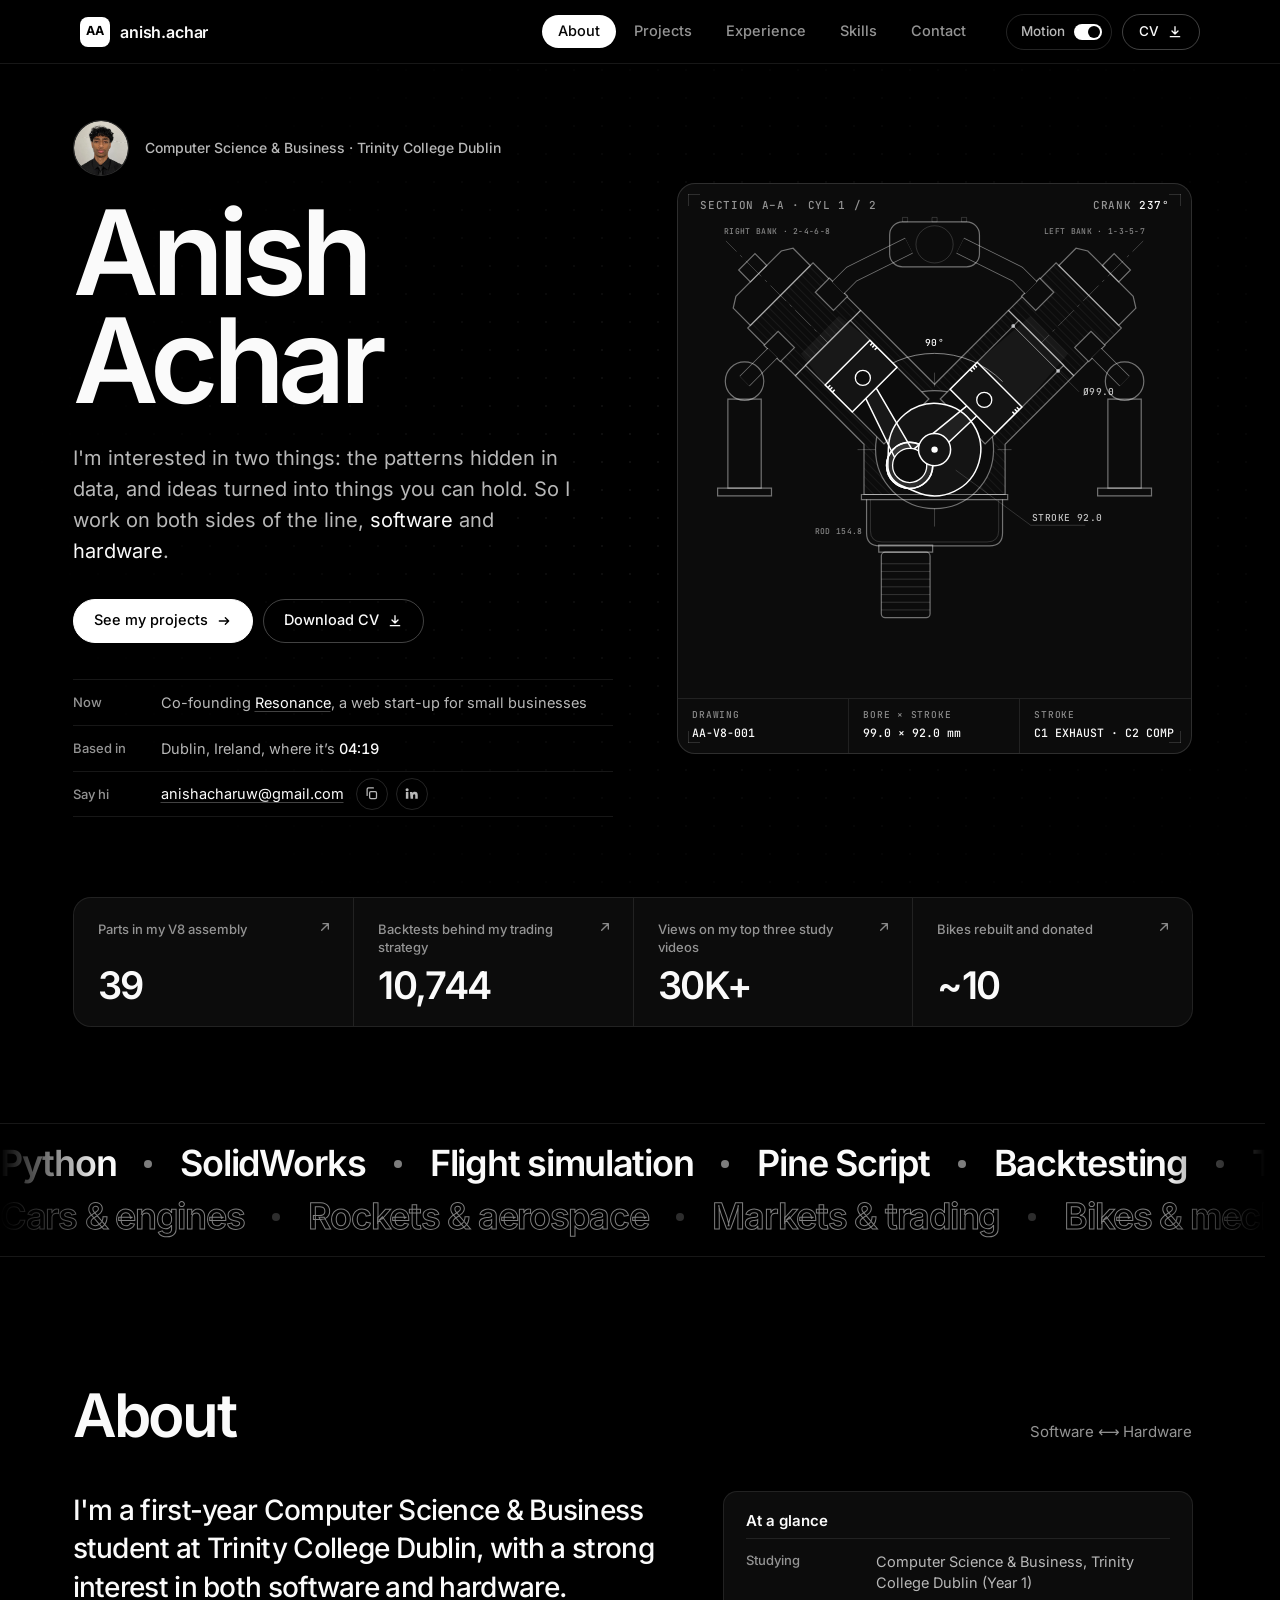
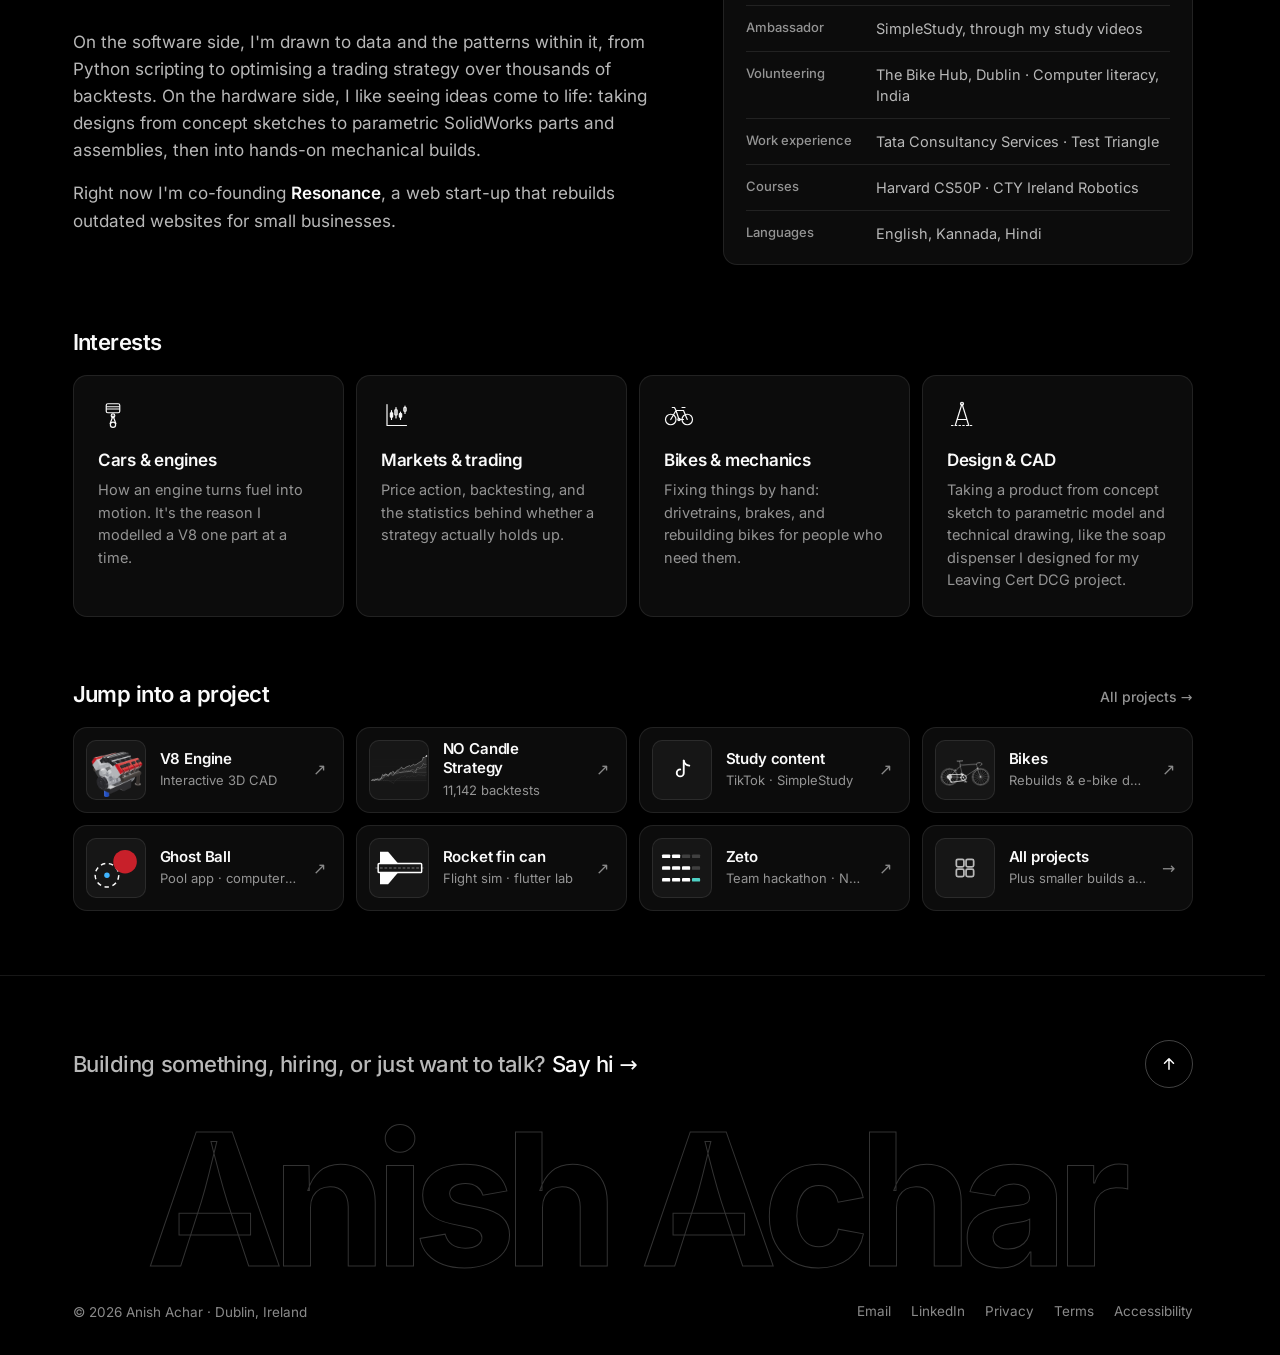
<file: index.html>
<!doctype html>
<html lang="en">
<head>
<meta charset="utf-8">
<meta name="viewport" content="width=device-width, initial-scale=1">
<title>Anish Achar · Computer Science &amp; Business, Trinity College Dublin</title>
<meta name="description" content="Anish Achar, first-year Computer Science & Business student at Trinity College Dublin. Projects include an interactive V8 engine CAD assembly, a flight-simulated and flutter-checked rocket fin can, the NO Candle trading strategy, tuned over 11,142 backtests, and Ghost Ball, an app that reads a pool table from one photo.">
<meta name="theme-color" content="#000000">
<link rel="canonical" href="https://anishachar.com/">
<meta property="og:type" content="website">
<meta property="og:url" content="https://anishachar.com/">
<meta property="og:site_name" content="Anish Achar">
<meta property="og:title" content="Anish Achar">
<meta property="og:description" content="Computer Science & Business at Trinity College Dublin. Software and hardware: a V8 engine in SolidWorks, an algorithmic trading strategy tuned over 11,142 backtests, and a computer-vision pool app.">
<meta property="og:image" content="https://anishachar.com/assets/img/og.jpg">
<meta property="og:image:width" content="1200">
<meta property="og:image:height" content="630">
<meta property="og:image:alt" content="Anish Achar: a render of his V8 engine CAD model on black">
<meta name="twitter:card" content="summary_large_image">
<meta name="twitter:image:alt" content="Anish Achar: a render of his V8 engine CAD model on black">
<link rel="icon" href="assets/img/favicon.svg" type="image/svg+xml">
<link rel="icon" href="assets/img/favicon-32.png" sizes="32x32" type="image/png">
<link rel="apple-touch-icon" href="apple-touch-icon.png">
<link rel="manifest" href="site.webmanifest">
<!-- tells search engines the site's name (and that "anishachar" means this site) and who it belongs to -->
<script type="application/ld+json">
{
  "@context": "https://schema.org",
  "@graph": [
    {
      "@type": "WebSite",
      "@id": "https://anishachar.com/#website",
      "url": "https://anishachar.com/",
      "name": "Anish Achar",
      "alternateName": ["anishachar", "anishachar.com"],
      "publisher": { "@id": "https://anishachar.com/#me" }
    },
    {
      "@type": "Person",
      "@id": "https://anishachar.com/#me",
      "name": "Anish Achar",
      "alternateName": "anishachar",
      "url": "https://anishachar.com/",
      "image": "https://anishachar.com/assets/img/og.jpg",
      "affiliation": { "@type": "CollegeOrUniversity", "name": "Trinity College Dublin" },
      "sameAs": ["https://www.linkedin.com/in/anish-achar-b9ba643a2"]
    }
  ]
}
</script>
<!-- everything is served from this site (fonts and libraries included), so visitors' browsers contact no one else -->
<link rel="stylesheet" href="assets/fonts/fonts.css">
<link rel="stylesheet" href="assets/css/site.css">
<link rel="stylesheet" href="assets/css/ghostball.css">
<link rel="stylesheet" href="assets/css/fincan.css">
<link rel="stylesheet" href="assets/css/zeto.css">
<link rel="stylesheet" href="assets/css/fx.css">
<script>
  // enable scroll-reveal styles before first paint (no flash); fall back to plain content if main.js never arrives
  var de = document.documentElement;
  de.classList.add('js');
  setTimeout(function () { if (!window.__siteReady) de.classList.remove('js'); }, 4000);
  // motion follows the device's "reduce motion" setting unless the visitor chose otherwise with the Motion switch
  var pref = null, seen = null;
  try { pref = localStorage.getItem('motion'); seen = sessionStorage.getItem('intro'); } catch (e) {}
  var calm = pref ? pref === 'reduced' : matchMedia('(prefers-reduced-motion: reduce)').matches;
  if (calm) de.classList.add('reduce-motion');
  // a one-second intro, once per visit, when arriving on the home page
  if (!calm && !seen && /^(#about|#top)?$/.test(location.hash)) de.classList.add('intro');
  // opened by double-clicking index.html: browsers won't run the site's scripts from a file, so say how to view it
  if (location.protocol === 'file:') document.addEventListener('DOMContentLoaded', function () {
    var n = document.createElement('div');
    n.className = 'file-note'; n.setAttribute('role', 'alert');
    n.innerHTML = '<b>This page is open as a file, so the tabs, projects and drawings can’t run.</b> To see it properly, double-click <b>Preview website.cmd</b> in the folder that contains the website folder.';
    document.body.appendChild(n);
  });
</script>
<script type="importmap">
{ "imports": {
  "three": "./assets/vendor/three/three.module.min.js",
  "three/addons/": "./assets/vendor/three/addons/"
} }
</script>
<script type="module" src="assets/js/main.js"></script>
<script type="module" src="assets/js/ghostball.js"></script>
</head>
<body>
<div class="intro-curtain" aria-hidden="true">
  <div class="ic-in"><span class="ic-mark">AA</span><span class="ic-name"><span>Anish Achar</span></span><span class="ic-bar"><i></i></span></div>
</div>
<a class="skip" href="#main">Skip to content</a>

<header class="nav" id="nav">
  <div class="nav-in">
    <a class="brand" href="#about" aria-label="Anish Achar, home"><span class="brand-mark">AA</span><span class="brand-name">anish.achar</span></a>
    <nav class="nav-links" id="nav-links" aria-label="Pages"><span class="nav-pill" aria-hidden="true"></span>
      <a href="#about" data-tab="about">About</a>
      <a href="#projects" data-tab="projects">Projects</a>
      <a href="#experience" data-tab="experience">Experience</a>
      <a href="#skills" data-tab="skills">Skills</a>
      <a href="#contact" data-tab="contact">Contact</a>
    </nav>
    <div class="nav-actions">
      <button class="motion-toggle" type="button" aria-pressed="true" title="Turn animations off"><span>Motion</span><span class="mt-switch" aria-hidden="true"></span></button>
      <a class="btn btn-sm nav-cv" href="assets/Anish_Achar_CV.pdf" download>
        CV
        <svg viewBox="0 0 24 24" fill="none" stroke="currentColor" stroke-width="2" stroke-linecap="round" stroke-linejoin="round" aria-hidden="true"><path d="M12 4v11m0 0 4.5-4.5M12 15l-4.5-4.5M5 19h14"/></svg>
      </a>
    </div>
    <button class="nav-toggle" id="nav-toggle" type="button" aria-label="Open menu" aria-expanded="false" aria-controls="nav-links"><span></span><span></span></button>
  </div>
</header>

<main id="main" tabindex="-1">

<!-- ============================================================ ABOUT (home) -->
<section class="view view-about" id="view-about" data-view="about" aria-label="About">
  <div class="hero">
    <div class="wrap hero-grid">
      <div class="hero-copy">
        <div class="hero-who reveal">
          <img class="avatar" src="assets/img/anish.png" alt="Portrait of Anish Achar" width="64" height="64">
          <p class="eyebrow" style="margin:0"><span class="dot"></span>Computer Science &amp; Business · Trinity College Dublin</p>
        </div>
        <h1 class="hero-name"><span class="ln"><span>Anish</span></span> <span class="ln"><span>Achar</span></span></h1>
        <p class="hero-lede reveal">I'm interested in two things: the patterns hidden in data, and ideas turned into things you can hold. So I work on both sides of the line, <em>software</em> and <em>hardware</em>.</p>
        <div class="hero-cta reveal">
          <a class="btn btn-primary" href="#projects">
            See my projects
            <svg viewBox="0 0 24 24" fill="none" stroke="currentColor" stroke-width="2" stroke-linecap="round" stroke-linejoin="round" aria-hidden="true"><path d="M5 12h14m0 0-5-5m5 5-5 5"/></svg>
          </a>
          <a class="btn" href="assets/Anish_Achar_CV.pdf" download>
            Download CV
            <svg viewBox="0 0 24 24" fill="none" stroke="currentColor" stroke-width="2" stroke-linecap="round" stroke-linejoin="round" aria-hidden="true"><path d="M12 4v11m0 0 4.5-4.5M12 15l-4.5-4.5M5 19h14"/></svg>
          </a>
        </div>
        <dl class="hero-facts reveal">
          <div><dt>Now</dt><dd>Co-founding <a href="#experience">Resonance</a>, a web start-up for small businesses</dd></div>
          <div><dt>Based in</dt><dd>Dublin, Ireland<span class="hf-time" id="hf-time"></span></dd></div>
          <div><dt>Say hi</dt><dd class="hf-hi">
            <a href="mailto:anishacharuw@gmail.com">anishacharuw@gmail.com</a>
            <button class="icon-btn copy-mail" type="button" data-copy="anishacharuw@gmail.com" aria-label="Copy email address">
              <svg viewBox="0 0 24 24" fill="none" stroke="currentColor" stroke-width="2" stroke-linecap="round" stroke-linejoin="round" aria-hidden="true"><rect x="9" y="9" width="11" height="11" rx="2"/><path d="M5 15V5a2 2 0 0 1 2-2h8"/></svg>
              <span class="copied">Copied!</span>
            </button>
            <a class="icon-btn" href="https://www.linkedin.com/in/anish-achar-b9ba643a2" target="_blank" rel="noopener" aria-label="LinkedIn">
              <svg viewBox="0 0 24 24" fill="currentColor" aria-hidden="true"><path d="M4.98 3.5a2.5 2.5 0 1 1 0 5 2.5 2.5 0 0 1 0-5zM3 9.5h4v11H3zM9.5 9.5h3.8v1.6h.1c.5-1 1.8-2 3.8-2 4 0 4.8 2.6 4.8 6v5.4h-4v-4.8c0-1.2 0-2.7-1.6-2.7s-1.9 1.3-1.9 2.6v4.9h-4z"/></svg>
            </a>
          </dd></div>
        </dl>
      </div>

      <figure class="hero-fig reveal" aria-label="Animated cross-section through the front two cylinders of my V8">
        <div class="sheet">
          <div class="sheet-top"><span>SECTION A–A · CYL 1 / 2</span><span>CRANK <b id="hero-theta">000°</b></span></div>
          <svg id="hero-svg" viewBox="-400 -372 800 760" role="img" aria-label="Front section of a 90 degree V8: the crankshaft turns and drives two pistons through their connecting rods"></svg>
          <div class="sheet-foot">
            <div><span>DRAWING</span>AA-V8-001</div>
            <div><span>BORE × STROKE</span>99.0 × 92.0 mm</div>
            <div><span>STROKE</span><b id="hero-state">CYL 1 · POWER</b></div>
          </div>
        </div>
      </figure>
    </div>

    <div class="wrap">
      <ul class="hero-stats reveal">
        <li><a class="spot" href="#projects/v8"><span class="hs-label">Parts in my V8 assembly</span><span class="hs-num" data-count="40">40</span><svg class="hs-go" viewBox="0 0 24 24" fill="none" stroke="currentColor" stroke-width="2" stroke-linecap="round" stroke-linejoin="round" aria-hidden="true"><path d="M7 17 17 7M9 7h8v8"/></svg></a></li>
        <li><a class="spot" href="#projects/trading"><span class="hs-label">Backtests behind my trading strategy</span><span class="hs-num" data-count="11142">11,142</span><svg class="hs-go" viewBox="0 0 24 24" fill="none" stroke="currentColor" stroke-width="2" stroke-linecap="round" stroke-linejoin="round" aria-hidden="true"><path d="M7 17 17 7M9 7h8v8"/></svg></a></li>
        <li><a class="spot" href="#projects/tiktok"><span class="hs-label">Views on my top three study videos</span><span class="hs-num"><span data-count="31">31</span>K+</span><svg class="hs-go" viewBox="0 0 24 24" fill="none" stroke="currentColor" stroke-width="2" stroke-linecap="round" stroke-linejoin="round" aria-hidden="true"><path d="M7 17 17 7M9 7h8v8"/></svg></a></li>
        <li><a class="spot" href="#projects/biking"><span class="hs-label">Bikes rebuilt and donated</span><span class="hs-num">~<span data-count="10">10</span></span><svg class="hs-go" viewBox="0 0 24 24" fill="none" stroke="currentColor" stroke-width="2" stroke-linecap="round" stroke-linejoin="round" aria-hidden="true"><path d="M7 17 17 7M9 7h8v8"/></svg></a></li>
      </ul>
    </div>
  </div>

  <!-- what I work with, on a loop (the copy needed for a seamless loop is added by fx.js) -->
  <div class="marquee" role="region" aria-label="Skills and interests">
    <div class="mq-row"><ul class="mq-track"><li>Python</li><li>SolidWorks</li><li>Flight simulation</li><li>Pine Script</li><li>Backtesting</li><li>Technical drawing</li><li>Figma</li><li>JavaScript</li><li>Mechanical diagnostics</li><li>Agile / Scrum</li><li>QA testing</li></ul></div>
    <div class="mq-row rev"><ul class="mq-track"><li>Cars &amp; engines</li><li>Rockets &amp; aerospace</li><li>Markets &amp; trading</li><li>Bikes &amp; mechanics</li><li>Design &amp; CAD</li><li>Computer vision</li><li>Study content</li><li>Start-ups</li></ul></div>
  </div>

  <div class="wrap section">
    <header class="sec-head reveal"><span class="sec-num">01</span><h2>About</h2><span class="sec-rule"></span><p class="sec-kicker">Software ⟷ Hardware</p></header>
    <div class="about-grid">
      <div class="about-copy reveal">
        <p class="big">I'm a first-year Computer Science &amp; Business student at Trinity College Dublin, with a strong interest in both software and hardware.</p>
        <p>On the software side, I'm drawn to data and the patterns within it, from Python scripting to optimising a trading strategy over thousands of backtests. On the hardware side, I like seeing ideas come to life: taking designs from concept sketches to parametric SolidWorks parts and assemblies, then into hands-on mechanical builds.</p>
        <p>Right now I'm co-founding <strong>Resonance</strong>, a web start-up that rebuilds outdated websites for small businesses.</p>
      </div>
      <div class="glance reveal">
        <h3>At a glance</h3>
        <dl>
          <div><dt>Studying</dt><dd>Computer Science &amp; Business, Trinity College Dublin (Year 1)</dd></div>
          <div><dt>Ambassador</dt><dd>SimpleStudy, through my study videos</dd></div>
          <div><dt>Volunteering</dt><dd>The Bike Hub, Dublin · Computer literacy, India</dd></div>
          <div><dt>Work experience</dt><dd>Tata Consultancy Services · Test Triangle</dd></div>
          <div><dt>Courses</dt><dd>Harvard CS50P · CTY Ireland Robotics</dd></div>
          <div><dt>Languages</dt><dd>English, Kannada, Hindi</dd></div>
        </dl>
      </div>
    </div>

    <h3 class="sub-h reveal">Interests</h3>
    <div class="interests">
      <article class="interest reveal">
        <svg viewBox="0 0 40 40" fill="none" stroke="currentColor" stroke-width="1.6" stroke-linejoin="round" aria-hidden="true"><rect x="11" y="5" width="18" height="12" rx="2"/><path d="M11 9h18M11 12h18"/><circle cx="20" cy="21" r="2.4"/><path d="M20 21l-4 11M20 21l4 11"/><circle cx="20" cy="33" r="3.5"/></svg>
        <h4>Cars &amp; engines</h4>
        <p>How an engine turns fuel into motion. It's the reason I modelled a V8 one part at a time.</p>
      </article>
      <article class="interest reveal">
        <svg viewBox="0 0 40 40" fill="none" stroke="currentColor" stroke-width="1.6" stroke-linecap="round" aria-hidden="true"><path d="M8 6v28M8 34h26"/><path d="M14 14v12M20 10v14M26 16v10M32 8v10"/><rect x="12.5" y="17" width="3" height="6" rx=".6"/><rect x="18.5" y="13" width="3" height="7" rx=".6"/><rect x="24.5" y="18" width="3" height="5" rx=".6"/><rect x="30.5" y="10" width="3" height="5" rx=".6"/></svg>
        <h4>Markets &amp; trading</h4>
        <p>Price action, backtesting, and the statistics behind whether a strategy actually holds up.</p>
      </article>
      <article class="interest reveal">
        <svg viewBox="0 0 40 40" fill="none" stroke="currentColor" stroke-width="1.6" stroke-linecap="round" stroke-linejoin="round" aria-hidden="true"><circle cx="9" cy="26" r="7"/><circle cx="31" cy="26" r="7"/><path d="M9 26l7-12h10l5 12M16 14l4 12h6M24 10h4M16 14l-2-4h-3"/><circle cx="20" cy="26" r="1.6"/></svg>
        <h4>Bikes &amp; mechanics</h4>
        <p>Fixing things by hand: drivetrains, brakes, and rebuilding bikes for people who need them.</p>
      </article>
      <article class="interest reveal">
        <svg viewBox="0 0 40 40" fill="none" stroke="currentColor" stroke-width="1.6" stroke-linecap="round" stroke-linejoin="round" aria-hidden="true"><path d="M20 5l-9 29M20 5l9 29M13.5 26h13"/><circle cx="20" cy="5" r="2"/><path d="M6 34h28" stroke-dasharray="2 3"/></svg>
        <h4>Design &amp; CAD</h4>
        <p>Taking a product from concept sketch to parametric model and technical drawing, like the soap dispenser I designed for my Leaving Cert DCG project.</p>
      </article>
    </div>

    <!-- shortcuts straight into a project -->
    <div class="launch-head reveal">
      <h3 class="sub-h" style="margin:0;flex:1">Jump into a project</h3>
      <a class="launch-all" href="#projects">All projects →</a>
    </div>
    <div class="launcher">
      <a class="launch spot reveal" href="#projects/v8">
        <span class="launch-art"><img src="assets/img/v8-model.png" alt="" width="64" height="64"></span>
        <span class="launch-txt"><b>V8 Engine</b><small>Interactive 3D CAD</small></span>
        <span class="launch-go" aria-hidden="true">↗</span>
      </a>
      <a class="launch spot reveal" href="#projects/trading">
        <span class="launch-art"><svg class="trade-art" data-k="l" aria-hidden="true"></svg></span>
        <span class="launch-txt"><b>NO Candle Strategy</b><small>11,142 backtests</small></span>
        <span class="launch-go" aria-hidden="true">↗</span>
      </a>
      <a class="launch spot reveal" href="#projects/tiktok">
        <span class="launch-art"><svg viewBox="0 0 48 48" class="tt-glyph" aria-hidden="true"><path d="M27 8v21a6 6 0 1 1-6-6" fill="none" stroke="currentColor" stroke-width="3.2" stroke-linecap="round"/><path d="M27 8c1 5 4.5 8 9.5 8.5" fill="none" stroke="currentColor" stroke-width="3.2" stroke-linecap="round"/></svg></span>
        <span class="launch-txt"><b>Study content</b><small>TikTok · SimpleStudy</small></span>
        <span class="launch-go" aria-hidden="true">↗</span>
      </a>
      <a class="launch spot reveal" href="#projects/biking">
        <span class="launch-art"><svg class="bike-art" aria-hidden="true"></svg></span>
        <span class="launch-txt"><b>Bikes</b><small>Rebuilds &amp; e-bike design</small></span>
        <span class="launch-go" aria-hidden="true">↗</span>
      </a>
      <a class="launch spot reveal" href="#projects/ghostball">
        <span class="launch-art"><svg class="gb-fig gb-launch-svg" viewBox="0 0 64 64" aria-hidden="true"><circle class="b-ghost" cx="22" cy="40" r="13"/><circle class="b-obj" cx="42" cy="25" r="13"/><circle class="b-dot" cx="22" cy="40" r="3"/></svg></span>
        <span class="launch-txt"><b>Ghost Ball</b><small>Pool app · computer vision</small></span>
        <span class="launch-go" aria-hidden="true">↗</span>
      </a>
      <a class="launch spot reveal" href="#projects/fincan">
        <span class="launch-art"><svg class="fc-launch-svg" viewBox="0 0 64 64" aria-hidden="true"><path class="h" d="M6 32H60"/><rect class="o" x="9" y="27" width="48" height="10" rx="1"/><path class="fin" d="M11 27H31L20 14H11Z"/><path class="fin" d="M11 37H31L20 50H11Z"/></svg></span>
        <span class="launch-txt"><b>Rocket fin can</b><small>Flight sim · flutter lab</small></span>
        <span class="launch-go" aria-hidden="true">↗</span>
      </a>
      <a class="launch spot reveal" href="#projects/zeto">
        <span class="launch-art"><svg class="zt-launch-svg" viewBox="0 0 64 64" aria-hidden="true"><rect class="s on" x="10" y="17" width="9" height="4" rx="1"/><rect class="s on" x="21" y="17" width="9" height="4" rx="1"/><rect class="s" x="32" y="17" width="9" height="4" rx="1"/><rect class="s" x="43" y="17" width="9" height="4" rx="1"/><rect class="s on" x="10" y="30" width="9" height="4" rx="1"/><rect class="s on" x="21" y="30" width="9" height="4" rx="1"/><rect class="s on" x="32" y="30" width="9" height="4" rx="1"/><rect class="s" x="43" y="30" width="9" height="4" rx="1"/><rect class="s on" x="10" y="43" width="9" height="4" rx="1"/><rect class="s on" x="21" y="43" width="9" height="4" rx="1"/><rect class="s on" x="32" y="43" width="9" height="4" rx="1"/><rect class="s go" x="43" y="43" width="9" height="4" rx="1"/></svg></span>
        <span class="launch-txt"><b>Zeto</b><small>Team hackathon · Notion sync</small></span>
        <span class="launch-go" aria-hidden="true">↗</span>
      </a>
      <a class="launch launch-more spot reveal" href="#projects">
        <span class="launch-art"><svg viewBox="0 0 24 24" fill="none" stroke="currentColor" stroke-width="1.6" stroke-linejoin="round" aria-hidden="true"><rect x="4" y="4" width="7" height="7" rx="1.5"/><rect x="13" y="4" width="7" height="7" rx="1.5"/><rect x="4" y="13" width="7" height="7" rx="1.5"/><rect x="13" y="13" width="7" height="7" rx="1.5"/></svg></span>
        <span class="launch-txt"><b>All projects</b><small>Plus smaller builds and client work</small></span>
        <span class="launch-go" aria-hidden="true">→</span>
      </a>
    </div>
  </div>
</section>

<!-- ============================================================ PROJECTS -->
<section class="view" id="view-projects" data-view="projects" aria-label="Projects" hidden>
  <div class="wrap">
    <header class="sec-head"><span class="sec-num">02</span><h2>Projects</h2><span class="sec-rule"></span><p class="sec-kicker">Pick one to open</p></header>
    <div class="proj-layout">
      <div class="proj-intro">
        <p class="big">Seven projects, from an engine and a rocket fin can to an app that reads a pool table and a hackathon build with my team.</p>
        <p>Open a tile to maximise it. Each project has its own space: explore it, then minimise it to choose another.</p>
        <ol class="proj-index">
          <li><a href="#projects/v8" data-for="v8"><span>01</span>V8 Engine</a></li>
          <li><a href="#projects/trading" data-for="trading"><span>02</span>NO Candle Strategy</a></li>
          <li><a href="#projects/tiktok" data-for="tiktok"><span>03</span>Study content on TikTok</a></li>
          <li><a href="#projects/biking" data-for="biking"><span>04</span>Bikes &amp; mechanics</a></li>
          <li><a href="#projects/ghostball" data-for="ghostball"><span>05</span>Ghost Ball</a></li>
          <li><a href="#projects/fincan" data-for="fincan"><span>06</span>Rocket fin can</a></li>
          <li><a href="#projects/zeto" data-for="zeto"><span>07</span>Zeto, with my hackathon team</a></li>
        </ol>
      </div>
      <div class="tiles">
        <a class="tile spot tile-v8" href="#projects/v8" data-project="v8">
          <span class="tile-art"><img src="assets/img/v8-model.png" alt="" width="720" height="720"></span>
          <span class="tile-top"><span class="tile-num">01</span><span class="tile-max" aria-hidden="true"><svg viewBox="0 0 24 24" fill="none" stroke="currentColor" stroke-width="2" stroke-linecap="round" stroke-linejoin="round"><path d="M14 4h6v6M10 20H4v-6M20 4l-7 7M4 20l7-7"/></svg></span></span>
          <span class="tile-info"><span class="tile-kicker">SolidWorks · C# · 3D</span><span class="tile-title">V8 Engine</span><span class="tile-sub">40-part CAD assembly you can take apart</span></span>
        </a>
        <a class="tile spot tile-trading" href="#projects/trading" data-project="trading">
          <span class="tile-art"><svg class="trade-art" data-k="t" aria-hidden="true"></svg></span>
          <span class="tile-top"><span class="tile-num">02</span><span class="tile-max" aria-hidden="true"><svg viewBox="0 0 24 24" fill="none" stroke="currentColor" stroke-width="2" stroke-linecap="round" stroke-linejoin="round"><path d="M14 4h6v6M10 20H4v-6M20 4l-7 7M4 20l7-7"/></svg></span></span>
          <span class="tile-info"><span class="tile-kicker">Pine Script · Backtesting</span><span class="tile-title">NO Candle Strategy</span><span class="tile-sub">11,142 backtests across four FX pairs</span></span>
        </a>
        <a class="tile spot tile-tiktok" href="#projects/tiktok" data-project="tiktok">
          <span class="tile-art">
            <span class="mini-phone" aria-hidden="true">
              <span class="mp-screen">
                <span class="mp-play"></span>
                <span class="mp-handle">@lil_indian_boi</span>
                <span class="mp-lines"><i></i><i></i></span>
                <span class="mp-side"><i></i><i></i><i></i></span>
              </span>
            </span>
          </span>
          <span class="tile-top"><span class="tile-num">03</span><span class="tile-max" aria-hidden="true"><svg viewBox="0 0 24 24" fill="none" stroke="currentColor" stroke-width="2" stroke-linecap="round" stroke-linejoin="round"><path d="M14 4h6v6M10 20H4v-6M20 4l-7 7M4 20l7-7"/></svg></span></span>
          <span class="tile-info"><span class="tile-kicker">TikTok · SimpleStudy</span><span class="tile-title">Study content</span><span class="tile-sub">31K+ views on my top three videos</span></span>
        </a>
        <a class="tile spot tile-biking" href="#projects/biking" data-project="biking">
          <span class="tile-art"><svg class="bike-art" aria-hidden="true"></svg></span>
          <span class="tile-top"><span class="tile-num">04</span><span class="tile-max" aria-hidden="true"><svg viewBox="0 0 24 24" fill="none" stroke="currentColor" stroke-width="2" stroke-linecap="round" stroke-linejoin="round"><path d="M14 4h6v6M10 20H4v-6M20 4l-7 7M4 20l7-7"/></svg></span></span>
          <span class="tile-info"><span class="tile-kicker">The Bike Hub · SolidWorks</span><span class="tile-title">Bikes &amp; mechanics</span><span class="tile-sub">Rebuilds for people in need, and an e-bike kit</span></span>
        </a>
        <a class="tile spot tile-ghostball" href="#projects/ghostball" data-project="ghostball">
          <span class="tile-art"><svg class="gb-fig gb-tile-svg" viewBox="0 0 400 290" aria-hidden="true"><path class="cush" d="M190,30 H312 M368,88 V230"/><circle class="pk" cx="342" cy="58" r="24"/><line class="aim" x1="78" y1="238" x2="203.2" y2="169.6"/><line class="aim-x" x1="203.2" y1="169.6" x2="282.2" y2="126.5"/><line class="obj" x1="250" y1="132" x2="314.6" y2="80.1"/><path class="obj-h" d="M320.2,75.5L314,87L307.7,79.1Z"/><circle class="b-ghost" cx="203.2" cy="169.6" r="30"/><circle class="b-obj" cx="250" cy="132" r="30"/><circle class="b-white" cx="78" cy="238" r="28.2"/><circle class="b-contact" cx="226.6" cy="150.8" r="5"/></svg></span>
          <span class="tile-top"><span class="tile-num">05</span><span class="tile-max" aria-hidden="true"><svg viewBox="0 0 24 24" fill="none" stroke="currentColor" stroke-width="2" stroke-linecap="round" stroke-linejoin="round"><path d="M14 4h6v6M10 20H4v-6M20 4l-7 7M4 20l7-7"/></svg></span></span>
          <span class="tile-info"><span class="tile-kicker">JavaScript · Computer vision</span><span class="tile-title">Ghost Ball</span><span class="tile-sub">Finds your easiest pot from one photo of the table</span></span>
        </a>
        <a class="tile spot tile-fincan" href="#projects/fincan" data-project="fincan">
          <span class="tile-art"><svg class="fc-tile-art" aria-hidden="true"></svg></span>
          <span class="tile-top"><span class="tile-num">06</span><span class="tile-max" aria-hidden="true"><svg viewBox="0 0 24 24" fill="none" stroke="currentColor" stroke-width="2" stroke-linecap="round" stroke-linejoin="round"><path d="M14 4h6v6M10 20H4v-6M20 4l-7 7M4 20l7-7"/></svg></span></span>
          <span class="tile-info"><span class="tile-kicker">Python · SolidWorks</span><span class="tile-title">Rocket fin can</span><span class="tile-sub">Flutter-checked, with a 3D flutter lab</span></span>
        </a>
        <a class="tile spot tile-zeto" href="#projects/zeto" data-project="zeto">
          <span class="tile-art"><svg class="zt-tile-art" aria-hidden="true"></svg></span>
          <span class="tile-top"><span class="tile-num">07</span><span class="tile-max" aria-hidden="true"><svg viewBox="0 0 24 24" fill="none" stroke="currentColor" stroke-width="2" stroke-linecap="round" stroke-linejoin="round"><path d="M14 4h6v6M10 20H4v-6M20 4l-7 7M4 20l7-7"/></svg></span></span>
          <span class="tile-info"><span class="tile-kicker">Lovable · Notion</span><span class="tile-title">Zeto</span><span class="tile-sub">Our hackathon internship tracker</span></span>
        </a>
      </div>
    </div>

    <div class="more-head">
      <h3 class="sub-h">More work</h3>
      <p>Smaller builds, client work and design projects.</p>
    </div>
    <div class="more-grid">
      <article class="more-card wide">
        <div class="mc-top"><h4>Resonance</h4><span class="status live">Ongoing</span></div>
        <p>A web start-up I co-founded with a friend. We rebuild outdated websites for small businesses so they’re easier to use and look modern.</p>
        <ul class="tags"><li>Web design</li><li>Start-up</li></ul>
      </article>
      <article class="more-card">
        <div class="mc-top"><h4>Driving-school scheduler</h4><span class="status live">In progress</span></div>
        <p>Custom timetabling software for Resonance’s first client, VS Driving School, to schedule and manage driving lessons.</p>
        <ul class="tags"><li>Scheduling software</li><li>Client work</li></ul>
      </article>
      <article class="more-card">
        <div class="mc-top"><h4>E-bike conversion kit</h4><span class="status">Prototype</span></div>
        <p>A SolidWorks design that turns a standard bicycle into an e-bike, with the motor and battery mounted on a frame someone already owns.</p>
        <ul class="tags"><li>SolidWorks</li><li>Mechanical design</li></ul>
      </article>
      <article class="more-card">
        <div class="mc-top"><h4>Soap dispenser</h4><span class="status">Done</span></div>
        <p>My Leaving Cert DCG project, taken from concept sketches to a parametric model and technical drawings.</p>
        <ul class="tags"><li>Product design</li><li>DCG</li></ul>
      </article>
      <article class="more-card">
        <div class="mc-top"><h4>Drone delivery app</h4><span class="status">Done</span></div>
        <p>On work experience at TCS, my team reimagined food delivery as a drone-based system. I designed the app prototype and user journey in Figma.</p>
        <ul class="tags"><li>Figma</li><li>UX</li></ul>
      </article>
    </div>
  </div>
</section>

<!-- ============================================================ EXPERIENCE -->
<section class="view" id="view-experience" data-view="experience" aria-label="Experience" hidden>
  <div class="wrap">
    <header class="sec-head reveal"><span class="sec-num">03</span><h2>Experience</h2><span class="sec-rule"></span><p class="sec-kicker">Click a role to expand</p></header>
    <ol class="timeline" data-progress>
      <li class="job now open reveal">
        <div class="job-when"><b>Sep 2026</b>Present</div>
        <div class="job-card spot">
          <h3 class="job-h"><button class="job-btn" type="button" aria-expanded="true">
              <span class="job-text"><span class="job-title">Co-Founder <span class="badge">Now</span></span><span class="org"><b>Resonance</b> · Dublin</span></span>
              <span class="plus" aria-hidden="true"></span>
            </button></h3>
          <div class="job-body"><div>
            <ul>
              <li>Co-founded a web start-up with a friend that modernises outdated websites for small businesses, redesigning them for usability and a modern look.</li>
              <li>Building custom timetabling software for our first client, VS Driving School, to schedule and manage driving lessons (work in progress).</li>
            </ul>
            <ul class="tags"><li>Web design</li><li>Start-up</li><li>Client work</li><li>Scheduling software</li></ul>
          </div></div>
        </div>
      </li>
      <li class="job reveal">
        <div class="job-when"><b>Dec 2025</b>India</div>
        <div class="job-card spot">
          <h3 class="job-h"><button class="job-btn" type="button" aria-expanded="false">
              <span class="job-text"><span class="job-title">Computer Literacy Volunteer</span><span class="org"><b>Community volunteering</b> · India</span></span>
              <span class="plus" aria-hidden="true"></span>
            </button></h3>
          <div class="job-body"><div>
            <ul>
              <li>Taught children core computer skills and safe, practical use of technology.</li>
              <li>Adapted explanations to different ages and learning levels.</li>
            </ul>
            <ul class="tags"><li>Teaching</li><li>Digital literacy</li></ul>
          </div></div>
        </div>
      </li>
      <li class="job reveal">
        <div class="job-when"><b>Jun 2025</b>Dún Laoghaire</div>
        <div class="job-card spot">
          <h3 class="job-h"><button class="job-btn" type="button" aria-expanded="false">
              <span class="job-text"><span class="job-title">Volunteer Bicycle Mechanic</span><span class="org"><b>The Bike Hub</b> · Dún Laoghaire, Dublin</span></span>
              <span class="plus" aria-hidden="true"></span>
            </button></h3>
          <div class="job-body"><div>
            <ul>
              <li>Built and repaired around ten bikes from scratch under an experienced mechanic, fixing drivetrain and brake faults. All were donated to people in need via the local council.</li>
              <li>Favourite project: a full drivetrain replacement on a badly corroded bike, from the derailleurs and chain through to the cranks and pedals.</li>
            </ul>
            <ul class="tags"><li>Mechanical diagnostics</li><li>Drivetrains</li><li>Brakes</li></ul>
            <a class="job-link" href="#projects/biking">See the Bikes project →</a>
          </div></div>
        </div>
      </li>
      <li class="job reveal">
        <div class="job-when"><b>Feb – Mar 2024</b>Work experience</div>
        <div class="job-card spot">
          <h3 class="job-h"><button class="job-btn" type="button" aria-expanded="false">
              <span class="job-text"><span class="job-title">Engineering &amp; Technology Work Experience</span><span class="org"><b>Tata Consultancy Services</b></span></span>
              <span class="plus" aria-hidden="true"></span>
            </button></h3>
          <div class="job-body"><div>
            <ul>
              <li>In a small team, tackled an open-ended engineering challenge to reimagine food delivery, and proposed a drone-based system.</li>
              <li>Designed the app prototype and user journey in Figma.</li>
            </ul>
            <ul class="tags"><li>Figma</li><li>UX</li><li>Teamwork</li></ul>
          </div></div>
        </div>
      </li>
      <li class="job reveal">
        <div class="job-when"><b>Nov 2023</b>Work experience</div>
        <div class="job-card spot">
          <h3 class="job-h"><button class="job-btn" type="button" aria-expanded="false">
              <span class="job-text"><span class="job-title">Technology Work Experience</span><span class="org"><b>Test Triangle</b> · Blanchardstown, Dublin</span></span>
              <span class="plus" aria-hidden="true"></span>
            </button></h3>
          <div class="job-body"><div>
            <ul>
              <li>Shadowed a software tester in an Agile / Scrum team, running functional and usability tests on new websites in sprint cycles.</li>
              <li>Some of my proposed improvements were implemented.</li>
            </ul>
            <ul class="tags"><li>QA testing</li><li>Agile / Scrum</li><li>Usability</li></ul>
          </div></div>
        </div>
      </li>
    </ol>
  </div>
</section>

<!-- ============================================================ EDUCATION & SKILLS -->
<section class="view" id="view-skills" data-view="skills" aria-label="Education and skills" hidden>
  <div class="wrap">
    <header class="sec-head reveal"><span class="sec-num">04</span><h2>Education &amp; skills</h2><span class="sec-rule"></span></header>
    <div class="edu-grid">
      <div class="panel edu reveal">
        <span class="label">Sep 2026 – Present · Year 1</span>
        <h3>Computer Science &amp; Business</h3>
        <div class="where">Trinity College Dublin</div>
        <div class="when">Dublin, Ireland</div>
        <span class="big-glyph" aria-hidden="true">TCD</span>
      </div>
      <div class="panel edu reveal">
        <span class="label">2026</span>
        <h3>Leaving Certificate</h3>
        <div class="where">The Institute of Education</div>
        <div class="when">Dublin · incl. Design &amp; Communication Graphics</div>
        <span class="big-glyph" aria-hidden="true">LC</span>
      </div>
    </div>

    <h3 class="sub-h reveal">Skills</h3>
    <div class="skills-grid">
      <div class="panel skill-group reveal">
        <h4><svg viewBox="0 0 24 24" fill="none" stroke="currentColor" stroke-width="2" stroke-linejoin="round" aria-hidden="true"><path d="M12 2l9 5v10l-9 5-9-5V7z"/><path d="M12 22V12l9-5M12 12L3 7"/></svg>Engineering &amp; CAD</h4>
        <div class="chips"><span><b>SolidWorks</b></span><span>Part &amp; assembly modelling</span><span>Technical drawing (DCG)</span><span>Mechanical diagnostics</span><span>Drivetrain &amp; brake servicing</span></div>
      </div>
      <div class="panel skill-group reveal">
        <h4><svg viewBox="0 0 24 24" fill="none" stroke="currentColor" stroke-width="2" stroke-linecap="round" stroke-linejoin="round" aria-hidden="true"><path d="M8 7l-5 5 5 5M16 7l5 5-5 5M14 4l-4 16"/></svg>Software &amp; data</h4>
        <div class="chips"><span><b>Python</b> · fluent</span><span>Pine Script (TradingView)</span><span>JavaScript · basic</span><span>Backtesting &amp; optimisation</span></div>
      </div>
      <div class="panel skill-group reveal">
        <h4><svg viewBox="0 0 24 24" fill="none" stroke="currentColor" stroke-width="2" stroke-linecap="round" stroke-linejoin="round" aria-hidden="true"><rect x="3" y="3" width="18" height="18" rx="3"/><path d="M3 9h18M9 21V9"/></svg>Product &amp; process</h4>
        <div class="chips"><span><b>Figma</b> &amp; UI prototyping</span><span>Agile / Scrum</span><span>QA testing</span></div>
      </div>
    </div>

    <div class="two-col">
      <div class="panel panel-pad reveal">
        <h4 style="margin-bottom:10px">Courses</h4>
        <div class="course"><svg viewBox="0 0 24 24" fill="none" stroke="currentColor" stroke-width="2" stroke-linecap="round" stroke-linejoin="round" aria-hidden="true"><path d="M2 9l10-5 10 5-10 5z"/><path d="M6 11v5c3 2 9 2 12 0v-5"/></svg><div><b>CS50's Introduction to Programming with Python</b><span>Harvard University</span></div></div>
        <div class="course"><svg viewBox="0 0 24 24" fill="none" stroke="currentColor" stroke-width="2" stroke-linecap="round" stroke-linejoin="round" aria-hidden="true"><rect x="5" y="8" width="14" height="11" rx="2"/><path d="M12 8V4M9 13h.01M15 13h.01M9 16h6M2 12v3M22 12v3"/></svg><div><b>Discoveries and Inventions (Robotics)</b><span>CTY Ireland</span></div></div>
      </div>
      <div class="panel panel-pad reveal">
        <h4 style="margin-bottom:14px">Languages</h4>
        <div class="chips"><span><b>English</b> · fluent</span><span><b>Kannada</b> · fluent</span><span><b>Hindi</b> · fluent</span></div>
      </div>
    </div>
  </div>
</section>

<!-- ============================================================ CONTACT -->
<section class="view view-contact" id="view-contact" data-view="contact" aria-label="Contact" hidden>
  <div class="wrap">
    <div class="contact reveal">
      <div class="contact-photo"><img src="assets/img/anish.png" alt="Anish Achar" width="180" height="180"></div>
      <div>
        <p class="label" style="margin:0 0 10px">Contact</p>
        <h2>Let's talk.</h2>
        <p>I'm always up for a conversation about engines, markets, or something you're building. The quickest way to reach me is email.</p>
        <div class="contact-links">
          <a class="btn btn-primary" href="mailto:anishacharuw@gmail.com">
            <svg viewBox="0 0 24 24" fill="none" stroke="currentColor" stroke-width="2" stroke-linecap="round" stroke-linejoin="round" aria-hidden="true"><rect x="3" y="5" width="18" height="14" rx="2"/><path d="M3 7l9 6 9-6"/></svg>
            anishacharuw@gmail.com
          </a>
          <button class="btn copy-mail" type="button" data-copy="anishacharuw@gmail.com" aria-label="Copy email address">
            <svg viewBox="0 0 24 24" fill="none" stroke="currentColor" stroke-width="2" stroke-linecap="round" stroke-linejoin="round" aria-hidden="true"><rect x="9" y="9" width="11" height="11" rx="2"/><path d="M5 15V5a2 2 0 0 1 2-2h8"/></svg>
            Copy
            <span class="copied">Copied!</span>
          </button>
          <a class="btn" href="https://www.linkedin.com/in/anish-achar-b9ba643a2" target="_blank" rel="noopener">
            <svg viewBox="0 0 24 24" fill="currentColor" aria-hidden="true"><path d="M4.98 3.5a2.5 2.5 0 1 1 0 5 2.5 2.5 0 0 1 0-5zM3 9.5h4v11H3zM9.5 9.5h3.8v1.6h.1c.5-1 1.8-2 3.8-2 4 0 4.8 2.6 4.8 6v5.4h-4v-4.8c0-1.2 0-2.7-1.6-2.7s-1.9 1.3-1.9 2.6v4.9h-4z"/></svg>
            LinkedIn
          </a>
          <a class="btn" href="assets/Anish_Achar_CV.pdf" download>
            <svg viewBox="0 0 24 24" fill="none" stroke="currentColor" stroke-width="2" stroke-linecap="round" stroke-linejoin="round" aria-hidden="true"><path d="M12 4v11m0 0 4.5-4.5M12 15l-4.5-4.5M5 19h14"/></svg>
            Download CV
          </a>
        </div>
      </div>
    </div>
  </div>
</section>

</main>
<script>
  // show the linked tab straight away, before main.js loads, so deep links don't flash the About page
  (function () {
    var h = location.hash.slice(1).replace(/^\//, '').split('/')[0];
    h = { top: 'about', v8: 'projects', strategy: 'projects', more: 'projects', viewer: 'projects' }[h] || h;
    var v = document.getElementById('view-' + h);
    if (v && h !== 'about') { document.getElementById('view-about').hidden = true; v.hidden = false; }
  })();
</script>

<footer class="footer">
  <div class="wrap foot-top">
    <p class="foot-cta">Building something, hiring, or just want to talk? <a class="foot-talk" href="mailto:anishacharuw@gmail.com">Say hi →</a></p>
    <button class="foot-up" type="button" data-up aria-label="Back to the top">
      <svg viewBox="0 0 24 24" fill="none" stroke="currentColor" stroke-width="2" stroke-linecap="round" stroke-linejoin="round" aria-hidden="true"><path d="M12 19V5m0 0-6 6m6-6 6 6"/></svg>
    </button>
  </div>
  <div class="foot-mark" aria-hidden="true"><span>Anish Achar</span></div>
  <div class="wrap foot-bottom">
    <span>© <span id="year">2026</span> Anish Achar · Dublin, Ireland</span>
    <span class="foot-links">
      <a href="mailto:anishacharuw@gmail.com">Email</a><a href="https://www.linkedin.com/in/anish-achar-b9ba643a2" target="_blank" rel="noopener">LinkedIn</a>
      <a href="legal.html#privacy">Privacy</a><a href="legal.html#terms">Terms</a><a href="legal.html#accessibility">Accessibility</a>
    </span>
  </div>
</footer>

<!-- ============================================================ MAXIMISED PROJECT -->
<div class="po" id="po" role="dialog" aria-modal="true" aria-labelledby="po-title" data-lenis-prevent hidden>
  <div class="po-bar"><span class="po-progress" aria-hidden="true"></span>
    <span class="po-num" id="po-num">01</span>
    <span class="po-title" id="po-title">Project</span>
    <span class="po-sub" id="po-sub"></span>
    <button class="po-min" id="po-min" type="button" title="Minimise (Esc)" aria-label="Minimise project">
      <svg viewBox="0 0 24 24" fill="none" stroke="currentColor" stroke-width="2" stroke-linecap="round" stroke-linejoin="round" aria-hidden="true"><path d="M4 14h6v6M20 10h-6V4M14 10l7-7M3 21l7-7"/></svg>
      <span>Minimise</span>
    </button>
  </div>
  <div class="po-body" id="po-body">

    <!-- ------------------------------------------------ 01 V8 -->
    <article class="po-panel" data-project="v8" hidden>
      <div class="wrap">
        <header class="proj-head">
          <h3 class="proj-title">V8 Engine<span>Full CAD assembly in SolidWorks</span></h3>
          <ul class="tags"><li>SolidWorks</li><li>C#</li><li>SOLIDWORKS API</li><li>Personal project</li></ul>
        </header>
        <div class="viewer" id="viewer">
          <div class="viewer-stage" id="viewer-stage">
            <canvas id="v8-canvas" role="img" aria-label="Interactive 3D model of the V8 engine"></canvas>
            <div class="v-loading" id="v8-loading"><div class="bar"><i></i></div><span id="v8-loading-text">Loading 40 parts…</span></div>
            <div class="v-title"><div class="label">Interactive model</div><p>Drag to rotate · click a part · click, then scroll to zoom</p></div>
            <div class="v-tools" role="toolbar" aria-label="Viewer controls">
              <button type="button" data-act="run" aria-pressed="true" title="Run the engine">
                <svg viewBox="0 0 24 24" fill="currentColor" aria-hidden="true" class="i-pause"><rect x="6" y="5" width="4" height="14" rx="1"/><rect x="14" y="5" width="4" height="14" rx="1"/></svg>
                <svg viewBox="0 0 24 24" fill="currentColor" aria-hidden="true" class="i-play" style="display:none"><path d="M7 5v14l12-7z"/></svg>
                <span class="t-label">Run</span>
              </button>
              <button type="button" data-act="explode" aria-pressed="false" title="Exploded view">
                <svg viewBox="0 0 24 24" fill="none" stroke="currentColor" stroke-width="2" stroke-linecap="round" aria-hidden="true"><rect x="9" y="9" width="6" height="6" rx="1"/><path d="M12 2v4M12 18v4M2 12h4M18 12h4"/></svg>
                <span class="t-label">Explode</span>
              </button>
              <button type="button" data-act="xray" aria-pressed="true" title="See-through engine block">
                <svg viewBox="0 0 24 24" fill="none" stroke="currentColor" stroke-width="2" aria-hidden="true"><path d="M2 12s3.5-7 10-7 10 7 10 7-3.5 7-10 7S2 12 2 12z"/><circle cx="12" cy="12" r="3"/></svg>
                <span class="t-label">X-ray</span>
              </button>
              <button type="button" data-act="blueprint" aria-pressed="false" title="Show CAD edges only">
                <svg viewBox="0 0 24 24" fill="none" stroke="currentColor" stroke-width="2" stroke-linejoin="round" aria-hidden="true"><path d="M12 2l9 5v10l-9 5-9-5V7z"/><path d="M12 22V12m0 0l9-5M12 12L3 7"/></svg>
                <span class="t-label">Blueprint</span>
              </button>
              <button type="button" data-act="reset" title="Reset the view">
                <svg viewBox="0 0 24 24" fill="none" stroke="currentColor" stroke-width="2" stroke-linecap="round" aria-hidden="true"><path d="M4 12a8 8 0 1 0 2.3-5.7M4 4v4h4"/></svg>
                <span class="t-label">Reset</span>
              </button>
            </div>
            <div class="v-hud" id="v8-hud">
              <span><span class="hud-k">Crank</span><span class="hud-v" id="hud-angle">0°</span></span>
              <span class="firing" id="hud-firing" aria-label="Firing order 1 8 7 2 6 5 4 3"><span class="hud-k">Fires</span></span>
              <label class="hud-speed"><span class="hud-k">Speed</span><input type="range" id="hud-rpm" min="10" max="240" step="5" value="60" aria-label="Crank speed in rpm"><span class="hud-v" id="hud-rpm-v">60 rpm</span></label>
            </div>
            <div class="v-tip" id="v8-tip" hidden></div>
          </div>
          <aside class="viewer-side" aria-label="Engine parts">
            <div class="parts-head"><span class="label">Parts</span><span>13 groups · 40 parts</span></div>
            <ul class="parts-list" id="parts-list"></ul>
          </aside>
        </div>

        <p class="proj-lede" style="margin-top:28px">A <strong>5.7-litre, 90° V8</strong> with a cross-plane crank, based on GM's LS small-block. <strong>18 unique parts, 40 in the assembly</strong>, all mated so that turning the crankshaft drives every piston and rod. The model above uses the real geometry exported from SOLIDWORKS.</p>

        <div class="spec-grid reveal">
          <div><span class="label">Layout</span><b>90° V8</b></div>
          <div><span class="label">Crankshaft</span><b>Cross-plane <small>0/90/270/180°</small></b></div>
          <div><span class="label">Bore × stroke</span><b>99.0 × 92.0 <small>mm</small></b></div>
          <div><span class="label">Displacement</span><b>≈ 5.7 <small>litres</small></b></div>
          <div><span class="label">Rod length</span><b>154.8 <small>mm</small></b></div>
          <div><span class="label">Deck height</span><b>234.95 <small>mm</small></b></div>
          <div><span class="label">Firing order</span><b>1-8-7-2-6-5-4-3</b></div>
          <div><span class="label">Parts</span><b>18 unique <small>/ 40 total</small></b></div>
        </div>

        <div class="build-grid">
          <div class="panel panel-pad reveal">
            <h4>How it was built</h4>
            <p class="sub">Parametric from end to end, so the whole engine can be regenerated.</p>
            <ol class="steps">
              <li><h5>One spec sheet</h5><p>Every dimension lives in a single <b>Spec</b> class: bore, stroke, rod length, deck height, bore spacing and bank stagger.</p></li>
              <li><h5>18 parts, 145 features</h5><p>Each part is built from sketches, extrudes, revolves and cuts, generated by a <b>C# program that drives the SOLIDWORKS API</b>.</p></li>
              <li><h5>Assembly &amp; mates</h5><p>Pistons ride on their bore axes, and rods link wrist pins to crank pins. The banks are staggered <b>23.8 mm</b> so each pair of rods shares one crank journal.</p></li>
              <li><h5>Verified</h5><p>Piston positions match the slider-crank equation to <b>0.0000 mm</b> through a full turn, and interference detection finds <b>no clashes</b>.</p></li>
            </ol>
          </div>
          <div class="panel panel-pad reveal">
            <div class="code-cap"><span>Parts.cs · the slider-crank equation</span><span>C#</span></div>
<pre class="code"><code><span class="c">// distance from the crank centreline to the</span>
<span class="c">// piston pin, measured along the bore axis</span>
<span class="k">public static</span> <span class="t">double</span> <span class="f">PistonPinDist</span>(<span class="t">int</span> cyl, <span class="t">double</span> crankDeg)
{
    <span class="k">var</span> c = <span class="f">CrankPin</span>(<span class="f">ThrowOf</span>(cyl), crankDeg);
    <span class="k">var</span> u = <span class="f">U</span>(<span class="f">Sigma</span>(cyl));     <span class="c">// bank axis, ±45°</span>
    <span class="t">double</span> along = <span class="t">V2</span>.<span class="f">Dot</span>(c, u);
    <span class="t">double</span> perp  = <span class="t">V2</span>.<span class="f">Cross</span>(u, c);
    <span class="k">return</span> along + <span class="t">Math</span>.<span class="f">Sqrt</span>(RodLen * RodLen - perp * perp);
}</code></pre>
            <p class="sub" style="margin:14px 0 0">The 3D model above runs on the same equation, so every piston and rod on this page is where the CAD model says it should be.</p>
          </div>
        </div>

        <div class="renders reveal">
          <figure><img src="assets/img/v8-isometric.jpg" alt="SOLIDWORKS render of the complete V8, isometric view" loading="lazy" width="1680" height="878"><figcaption>SOLIDWORKS · isometric</figcaption></figure>
          <figure><img src="assets/img/v8-rotating.jpg" alt="SOLIDWORKS render of the crankshaft, rods, pistons, balancer and flywheel" loading="lazy" width="1680" height="878"><figcaption>SOLIDWORKS · rotating assembly</figcaption></figure>
          <figure><img src="assets/img/v8-front.jpg" alt="SOLIDWORKS render of the V8 from the front" loading="lazy" width="1680" height="878"><figcaption>SOLIDWORKS · front</figcaption></figure>
        </div>
      </div>
    </article>

    <!-- ------------------------------------------------ 02 Trading -->
    <article class="po-panel" data-project="trading" hidden>
      <div class="wrap">
        <header class="proj-head">
          <h3 class="proj-title">NO Candle Strategy<span>Algorithmic trading, from rules to 11,142 backtests</span></h3>
          <ul class="tags"><li>Pine Script</li><li>TradingView</li><li>Backtesting</li><li>Optimisation</li><li>AI-assisted development</li></ul>
        </header>
        <p class="proj-lede">A rule-based price-action strategy I wrote in Pine Script on TradingView, then tuned with <strong>11,142 backtests</strong> on four currency pairs (15-minute charts, 30 Nov 2025 to 25 Sep 2026, $100K test account). The original settings <strong>lost money on every pair</strong>. The tuned versions are profitable on all four, trading both long and short.</p>

        <div class="kpis reveal">
          <div class="kpi"><span class="label">Backtests</span><b>11,142</b><p>Settings combinations run in the TradingView Strategy Tester</p></div>
          <div class="kpi"><span class="label">Pairs profitable</span><b>4 / 4</b><p>Up from 0 / 4 with the original settings</p></div>
          <div class="kpi"><span class="label">Profit factor</span><b>1.64–1.96</b><p>Gross profit ÷ gross loss for the tuned scripts</p></div>
          <div class="kpi"><span class="label">Max drawdown</span><b>1.9–2.6%</b><p>At 75% of equity per trade, the largest size with no margin calls</p></div>
        </div>

        <div class="panel how reveal" id="how">
          <div class="how-chart">
            <svg id="how-svg" viewBox="0 0 720 400" role="img" aria-label="Illustrated price chart showing the parts of the NO Candle strategy"></svg>
            <span class="how-note">Illustration, not real price data</span>
          </div>
          <ol class="how-steps" id="how-steps">
            <li class="how-step" data-step="1"><button type="button"><span class="n">1</span><span class="hs-t">Trend filter</span><span class="hs-d">Decides which way setups can trade. There are four modes: <em>internal</em> market structure (swing highs and lows found with a pivot length), an <em>EMA</em>, both together, or either one. Tested: pivot <code>1–5</code>, EMA <code>50–300</code>.</span></button></li>
            <li class="how-step" data-step="2"><button type="button"><span class="n">2</span><span class="hs-t">The NO candle</span><span class="hs-d">The core signal: a candle that opens right at its high or its low, with no wick on the open side. <em>Wick tolerance</em> sets how exact that has to be, <code>0–10</code> ticks.</span></button></li>
            <li class="how-step" data-step="3"><button type="button"><span class="n">3</span><span class="hs-t">Setup window</span><span class="hs-d">Each NO candle creates a setup that stays live for a set number of candles (<em>validity</em> <code>3–20</code>), with a cap on how many can be pending at once (<code>1–5</code>).</span></button></li>
            <li class="how-step" data-step="4"><button type="button"><span class="n">4</span><span class="hs-t">Stop loss</span><span class="hs-d">Two families: a multiple of the NO candle's range (<code>0.5–6×</code>), or the last swing point, with an optional tick buffer and the option to go beyond that candle's wick.</span></button></li>
            <li class="how-step" data-step="5"><button type="button"><span class="n">5</span><span class="hs-t">Target &amp; direction</span><span class="hs-d">Profit is taken at a fixed <em>reward:risk</em> multiple of the stop distance (<code>0.5–3</code>). The strategy can trade longs, shorts, or both.</span></button></li>
          </ol>
        </div>

        <div class="pipeline reveal">
          <div class="pipe"><span class="label">Step 1 · Baseline</span><h4>Original settings</h4><p>Lost money on all four pairs, from <b>−$31</b> (GBPJPY) to <b>−$280</b> (GBPUSD).</p></div>
          <div class="pipe"><span class="label">Step 2 · Sweep</span><h4>One at a time</h4><p>Move each setting on its own away from the baseline to find which ones matter.</p></div>
          <div class="pipe"><span class="label">Step 3 · Descent</span><h4>Coordinate descent</h4><p>Improve one setting at a time until nothing helps, restarting from <b>12</b> different starts to avoid local optima.</p></div>
          <div class="pipe"><span class="label">Step 4 · Grid</span><h4>Full grid + polish</h4><p>Test every combination of the settings that interact most (wick tolerance × stop × reward:risk) around the winners.</p></div>
          <div class="pipe"><span class="label">Step 5 · Guardrails</span><h4>Pick &amp; size</h4><p>Keep only settings with <b>≥ 100 trades</b> and no worse a drawdown than the original, then test size and leverage.</p></div>
        </div>
        <p class="ranges reveal"><b>Ranges tested:</b> trend mode (all 4) · pivot 1–5 · EMA 50–300 · validity 3–20 · pending 1–5 · wick tolerance 0–10 ticks · swing-stop buffer 0–20 ticks, with or without the wick · NO-range stop 0.5–6× · reward:risk 0.5–3 · direction · position size 5–100% · leverage 10×, 20×, 50×.</p>

        <div class="explorer-head reveal">
          <div>
            <h4>Results by pair</h4>
            <p>Everything below is at 10% of equity per trade unless it says otherwise, so the settings compare directly.</p>
          </div>
          <div class="seg" role="group" aria-label="Currency pair" id="pair-seg"></div>
        </div>

        <div id="explorer" aria-live="polite">
          <div class="ex-grid">
            <div class="panel panel-pad reveal">
              <h4 id="eq-title">Equity curve</h4>
              <p class="sub" id="eq-sub"></p>
              <ul class="legend" id="eq-legend"></ul>
              <div class="chart" id="eq-chart"></div>
            </div>
            <div class="panel panel-pad reveal">
              <h4>Tuned vs original</h4>
              <p class="sub" id="stat-sub"></p>
              <dl class="stat-list" id="stat-list"></dl>
            </div>
          </div>

          <div class="ex-grid even">
            <div class="panel panel-pad reveal">
              <h4 id="sc-title">Every backtest</h4>
              <p class="sub" id="sc-sub"></p>
              <ul class="legend" id="sc-legend"></ul>
              <div class="chart" id="sc-chart"></div>
              <details class="tv"><summary>Top 10 settings as a table</summary><div class="table-wrap" id="top-table"></div></details>
            </div>
            <div class="panel panel-pad reveal">
              <h4>Settings</h4>
              <p class="sub">The pair script's defaults next to the original. A dot marks each setting the tuning changed.</p>
              <div class="table-wrap"><table class="settings-table" id="settings-table"></table></div>
            </div>
          </div>

          <div class="explorer-head reveal" style="margin-top:40px">
            <div>
              <h4 style="font-size:20px">Sensitivity</h4>
              <p>Net profit when one setting is changed and the rest stay at the tuned values. The coloured bar is the chosen value; faded bars break a guardrail.</p>
            </div>
          </div>
          <div class="sens-grid" id="sens-grid"></div>

          <div class="ww panel panel-pad reveal" style="margin-top:14px">
            <div class="worked"><h5>What worked</h5><ul id="ww-worked"></ul></div>
            <div class="failed"><h5>What didn't</h5><ul id="ww-failed"></ul></div>
          </div>
        </div>

        <div class="explorer-head reveal">
          <div>
            <h4>Scaling up: position size &amp; leverage</h4>
            <p>The same four scripts with bigger positions. 75% of equity per trade is the largest size with no margin calls on any pair.</p>
          </div>
          <div class="seg" role="group" aria-label="Leverage" id="lev-seg"></div>
        </div>
        <div class="ex-grid even">
          <div class="panel panel-pad reveal">
            <h4>Net profit by position size</h4>
            <p class="sub">$100K account. At 100% every pair hits hundreds of margin calls, and the results collapse.</p>
            <ul class="legend" id="size-legend"></ul>
            <div class="chart" id="size-chart"></div>
          </div>
          <div class="panel panel-pad reveal">
            <h4 id="lev-title">Return vs the S&amp;P 500</h4>
            <p class="sub" id="lev-sub"></p>
            <ul class="legend" id="lev-legend"></ul>
            <div class="chart" id="lev-chart"></div>
            <details class="tv"><summary>All leverage levels as a table</summary><div class="table-wrap" id="lev-table"></div></details>
          </div>
        </div>

        <div class="panel panel-pad caveats reveal">
          <div class="ic"><svg width="20" height="20" viewBox="0 0 24 24" fill="none" stroke="currentColor" stroke-width="2" stroke-linecap="round" stroke-linejoin="round" aria-hidden="true"><path d="M12 3l10 18H2z"/><path d="M12 10v5M12 18h.01"/></svg></div>
          <div>
            <h4>Honest caveats</h4>
            <ul>
              <li>These are <strong>backtests on a simulated $100K TradingView account, not live trading</strong>. Past results don’t predict future ones, and nothing here is financial advice or a recommendation to trade. Leveraged forex trading can lose more than you put in.</li>
              <li>All results are <strong>in-sample</strong>: the settings were tuned and measured on the same ten months of data. The next step is a walk-forward, out-of-sample test.</li>
              <li>No spread or commission is modelled, so live results would be lower, especially at high leverage.</li>
              <li>Many regulators cap retail forex leverage (e.g. 30:1 on majors in the UK and EU), so the 50× figures are a stress test, not a plan.</li>
            </ul>
          </div>
        </div>
      </div>
    </article>

    <!-- ------------------------------------------------ 03 TikTok -->
    <article class="po-panel" data-project="tiktok" hidden>
      <div class="wrap">
        <div class="tt-grid">
          <div class="tt-phone-wrap">
            <div class="phone" aria-hidden="true">
              <div class="phone-screen">
                <div class="ps-glow"></div>
                <div class="ps-top"><span>Following</span><b>For You</b></div>
                <div class="ps-play"></div>
                <div class="ps-side"><i></i><i></i><i></i><i></i></div>
                <div class="ps-caption"><b>@lil_indian_boi</b><span>Leaving Cert prep, documented</span></div>
              </div>
            </div>
          </div>
          <div class="tt-copy">
            <header class="proj-head">
              <h3 class="proj-title">Study content creator<span>TikTok · SimpleStudy brand ambassador</span></h3>
              <ul class="tags"><li>Content creation</li><li>Community</li><li>Brand partnership</li></ul>
            </header>
            <p class="proj-lede">I documented my Leaving Cert preparation on TikTok as <strong>@lil_indian_boi</strong>, reaching <strong>thousands of students</strong> and motivating them to reach their own academic goals. That led to becoming a <strong>brand ambassador for SimpleStudy</strong>, promoting its study resources to students.</p>
            <div class="tt-stats">
              <div><span class="label">Audience</span><b>31K+ views</b><small>on my top three videos</small></div>
              <div><span class="label">Subject</span><b>Leaving Cert</b><small>my own 2026 preparation</small></div>
              <div><span class="label">Partnership</span><b>SimpleStudy</b><small>brand ambassador</small></div>
            </div>
            <a class="btn btn-primary" href="https://www.tiktok.com/@lil_indian_boi" target="_blank" rel="noopener">
              <svg viewBox="0 0 48 48" aria-hidden="true"><path d="M27 8v21a6 6 0 1 1-6-6" fill="none" stroke="currentColor" stroke-width="4" stroke-linecap="round"/><path d="M27 8c1 5 4.5 8 9.5 8.5" fill="none" stroke="currentColor" stroke-width="4" stroke-linecap="round"/></svg>
              Watch @lil_indian_boi on TikTok
            </a>
          </div>
        </div>

        <h3 class="sub-h">Most-watched videos</h3>
        <p class="tt-note">My three most-viewed videos, with over 31,000 views between them.</p>
        <ol class="tt-top">
          <li>
            <img src="assets/media/tiktok/top-1-road-to-625.jpg" width="341" height="455" loading="lazy" alt="Thumbnail: a motion-blurred clip with the episode title on screen">
            <span class="tt-vid-txt"><span class="tt-views"><b>13.7K</b> views</span><span class="tt-title">Road to 625: Maths revision, Ep 9</span></span>
          </li>
          <li>
            <img src="assets/media/tiktok/top-2-maths-p1-speedrun.jpg" width="346" height="461" loading="lazy" alt="Thumbnail: a stopwatch above a Maths Paper 1 question being worked on a tablet">
            <span class="tt-vid-txt"><span class="tt-views"><b>9,017</b> views</span><span class="tt-title">Speed-running a whole Maths Paper 1 in about 90 minutes</span></span>
          </li>
          <li>
            <img src="assets/media/tiktok/top-3-light-5hr-revision.jpg" width="336" height="448" loading="lazy" alt="Thumbnail: my desk set up for a long revision session">
            <span class="tt-vid-txt"><span class="tt-views"><b>8,784</b> views</span><span class="tt-title">Light 5-hour revision</span></span>
          </li>
        </ol>

        <h3 class="sub-h">SimpleStudy ambassador</h3>
        <div class="tt-amb panel">
          <div>
            <span class="label">Brand partnership</span>
            <p class="tt-amb-p">My study videos led to a place on <strong>SimpleStudy’s Ambassador Program</strong>, promoting its study resources to other students.</p>
          </div>
          <figure class="tt-mail">
            <img src="assets/media/tiktok/simplestudy-welcome.jpg" width="1074" height="894" loading="lazy" alt="Email from the SimpleStudy Team: Welcome to the SimpleStudy Ambassador Program, we’re excited to have you on board.">
            <figcaption>The welcome email from the SimpleStudy team</figcaption>
          </figure>
        </div>

        <div class="media-wrap" data-media-wrap hidden>
          <h3 class="sub-h">Clips</h3>
          <div class="media-grid" data-media="tiktok"></div>
        </div>
      </div>
    </article>

    <!-- ------------------------------------------------ 04 Biking -->
    <article class="po-panel" data-project="biking" hidden>
      <div class="wrap">
        <header class="proj-head">
          <h3 class="proj-title">Bikes &amp; mechanics<span>Rebuilding bikes at The Bike Hub · an e-bike kit in SolidWorks</span></h3>
          <ul class="tags"><li>Mechanical diagnostics</li><li>Drivetrains</li><li>Brakes</li><li>SolidWorks</li><li>Volunteering</li></ul>
        </header>
        <p class="proj-lede">In June 2025 I volunteered at <strong>The Bike Hub</strong> in Dún Laoghaire, building and repairing <strong>around ten bikes</strong> from scratch under an experienced mechanic. Every one was <strong>donated to people in need</strong> through the local council. Separately, I designed an <strong>e-bike conversion kit</strong> in SolidWorks.</p>

        <div class="bike-explorer panel" id="bike-explorer">
          <div class="bike-stage">
            <div class="label bike-label">Hover a part · click for details</div>
            <svg class="bike-svg" role="img" aria-label="Line drawing of a bicycle with its drivetrain, brakes, wheels and frame"></svg>
          </div>
          <aside class="viewer-side bike-side" aria-label="Bike parts">
            <div class="parts-head"><span class="label">What I worked on</span><span>9 areas</span></div>
            <ul class="parts-list bike-parts"></ul>
          </aside>
        </div>

        <div class="ex-grid even bike-cards">
          <div class="panel panel-pad">
            <span class="label">Jun 2025 · Dún Laoghaire</span>
            <h4 style="margin-top:8px">Volunteer bicycle mechanic</h4>
            <ul class="tt-list">
              <li>Built and repaired around ten bikes from scratch under an experienced mechanic, fixing drivetrain and brake faults.</li>
              <li>All of them were donated to people in need via the local council.</li>
              <li>Favourite project: a full drivetrain replacement on a badly corroded bike, from the derailleurs and chain through to the cranks and pedals.</li>
            </ul>
          </div>
          <div class="panel panel-pad">
            <span class="label">SolidWorks · Personal project</span>
            <h4 style="margin-top:8px">E-bike converter</h4>
            <ul class="tt-list">
              <li>Designed a prototype conversion kit that turns a standard bicycle into an e-bike.</li>
              <li>Worked out how to mount the motor and battery on an existing frame, so the kit fits a bike someone already owns.</li>
            </ul>
          </div>
        </div>

        <div class="media-wrap" data-media-wrap hidden>
          <h3 class="sub-h">Photos</h3>
          <div class="media-grid" data-media="biking"></div>
        </div>
      </div>
    </article>

    <!-- ------------------------------------------------ 05 Ghost Ball -->
    <article class="po-panel" data-project="ghostball" hidden>
      <div class="wrap gb">
        <header class="proj-head">
          <h3 class="proj-title">Ghost Ball<span>A phone app that reads a pool table from one photo and shows you the easiest pot</span></h3>
          <ul class="tags"><li>JavaScript</li><li>Computer vision</li><li>Geometry</li><li>Probability</li><li>Canvas</li><li>AI-assisted development</li></ul>
        </header>

        <!-- ============ why ============ -->
        <div class="gb-why">
          <span class="label">Inspiration</span>
          <blockquote>
            <p>To put it simply, I was sick of my friends beating me at pool, so I set out to build a program that would give me an edge.</p>
            <p>The more I looked, the more patterns I saw: the same shots kept coming up again and again. Once I’d done the maths, it all made sense.</p>
            <p>Hence <strong>Ghost Ball</strong>: a program that just shows you the shot, instead of boring you with the details.</p>
          </blockquote>
        </div>
        <p class="proj-lede">Take one photo of the table from above. Ghost Ball finds the table, flattens the perspective and picks out every ball, including the white. It works out every pot on the table, <strong>straight, off a cushion, or through another ball</strong>, ranks them by the chance you’d make them at your level, and draws the best one: where to aim, where to strike the white, and where the white goes next. It all runs in the browser on your phone; the photo never leaves it.</p>
        <div class="gb-actions">
          <button class="btn btn-primary" type="button" data-gb-scroll="gb-live">
            Try it yourself
            <svg viewBox="0 0 24 24" fill="none" stroke="currentColor" stroke-width="2" stroke-linecap="round" stroke-linejoin="round" aria-hidden="true"><path d="M12 5v14m0 0-5-5m5 5 5-5"/></svg>
          </button>
          <button class="btn" type="button" data-gb-scroll="gb-maths">
            How it works
            <svg viewBox="0 0 24 24" fill="none" stroke="currentColor" stroke-width="2" stroke-linecap="round" stroke-linejoin="round" aria-hidden="true"><path d="M12 5v14m0 0-5-5m5 5 5-5"/></svg>
          </button>
        </div>

        <figure class="gb-video">
          <div class="gb-frame">
            <video id="gb-video" controls playsinline preload="none" poster="assets/img/ghostball/gb-reel-poster.jpg" aria-label="Ghost Ball reel, 80 seconds, with subtitles in the picture">
              <source src="assets/media/ghostball/ghostball-reel.mp4" type="video/mp4">
            </video>
          </div>
          <figcaption>Ghost Ball in 80 seconds: one photo, the maths, then the shot. Subtitles are built into the video.</figcaption>
          <details class="tv gb-transcript">
            <summary>Read the transcript</summary>
            <p>Fifteen balls. Six pockets. So which shot is actually on?</p>
            <p>This is Ghost Ball. Take one photo from above. It finds the table, flattens the perspective, and picks out every ball. Missed something? Fix the corners, add a ball, or tap the white yourself.</p>
            <p>Then the maths takes over. It finds the ghost ball: exactly where the white must be at contact. It measures how much room the pocket gives, and turns your aim error into a real pot chance. Fifty-nine percent for a beginner. Ninety-nine if you’re strong.</p>
            <p>Straight pots. Banks. Kicks. Combinations. Every shot on the table, ranked best first. Plus where to strike the white, and where it goes next.</p>
            <p>Ghost Ball. Know your shot before you take it.</p>
          </details>
        </figure>

        <div class="kpis">
          <div class="kpi"><span class="label">Input</span><b>1 photo</b><p>From above, with all four corner pockets in frame</p></div>
          <div class="kpi"><span class="label">Shot types</span><b>4</b><p>Straight, bank, kick and combination pots</p></div>
          <div class="kpi"><span class="label">Sample table</span><b>23 pots</b><p>Every pot it found on the demo table, ranked by chance</p></div>
          <div class="kpi"><span class="label">Runs on</span><b>Your phone</b><p>The vision and the maths run in the browser</p></div>
        </div>

        <!-- ============ the real app ============ -->
        <div class="gb-h" id="gb-live"><h4>Try it yourself</h4><span class="gb-k">The real app, not a recording</span></div>
        <div class="gb-live">
          <div class="gb-live-copy">
            <p class="gb-live-lede">This is Ghost Ball itself. It opens on a sample table with the best shot already drawn, so you can start straight away.</p>
            <ul class="gb-list">
              <li><span class="gb-n">01</span><span><b>Tap any ball</b> to see its best pot, or pick one from the list of other pots.</span></li>
              <li><span class="gb-n">02</span><span><b>Change the table, your colour or your level</b> and watch the odds move.</span></li>
              <li><span class="gb-n">03</span><span><b>Load another sample table</b> for a new layout, or <b>use your own photo</b> of a table taken from straight above.</span></li>
            </ul>
            <a class="btn btn-primary" href="ghost-ball/" target="_blank" rel="noopener">
              Open the app full screen
              <svg viewBox="0 0 24 24" fill="none" stroke="currentColor" stroke-width="2" stroke-linecap="round" stroke-linejoin="round" aria-hidden="true"><path d="M7 17 17 7M9 7h8v8"/></svg>
            </a>
            <p class="gb-cap">At a real table, open it on your phone and use Take photo. Your photo never leaves your device.</p>
          </div>
          <div class="gb-live-frame">
            <div class="gb-device"><iframe title="Ghost Ball, the app, running inside this page" data-src="ghost-ball/"></iframe></div>
          </div>
        </div>

        <!-- ============ timeline ============ -->
        <div class="gb-h"><h4>Timeline</h4><span class="gb-k">From losing at pool to an app</span></div>
        <ol class="gb-tl" data-progress>
          <li class="reveal"><span class="gb-tl-when">Before</span><div><h5>Losing, a lot</h5><p>My friends kept beating me at pool, and I wanted an edge.</p></div></li>
          <li class="same reveal"><span class="gb-tl-when">Before</span><div><h5>Spotting the patterns</h5><p>The more I played, the more the same shots came round again: the same cuts, the same angles into the same pockets.</p></div></li>
          <li class="same reveal"><span class="gb-tl-when">Before</span><div><h5>The maths clicks</h5><p>Working through the geometry, it all made sense. Every pot comes down to one spot the white has to reach: the ghost ball.</p></div></li>
          <li class="reveal"><span class="gb-tl-when">Sun 4 Oct</span><div><h5>Keep it simple</h5><p>I settled on the simplest version that could work: one photo from straight above in, the best shot drawn on it out. No camera rig, no projector.</p></div></li>
          <li class="same reveal"><span class="gb-tl-when">Sun 4 Oct</span><div><h5>The first version</h5><p>Find the table, flatten it, find the balls, solve the pots, draw the answer. I tested it on tables the app draws itself, where it knows where every ball really is, so every miss shows up.</p></div></li>
          <li class="same reveal"><span class="gb-tl-when">Sun 4 Oct</span><div><h5>Rebuilt for the phone</h5><p>On a phone, the first version looked like a desktop page and choosing a photo did nothing. I rebuilt it phone-first: a camera bar at the bottom, a close-up of the contact, and corners you can drag under a magnifier.</p></div></li>
          <li class="reveal"><span class="gb-tl-when">Mon 5 Oct</span><div><h5>Beyond straight pots</h5><p>Banks, kicks and combinations, all from the same window maths, every one ranked by the chance of potting it.</p></div></li>
          <li class="same reveal"><span class="gb-tl-when">Mon 5 Oct</span><div><h5>Where the white goes</h5><p>The white’s path after contact, a spin guide that says where to strike it and why, and how hard to hit.</p></div></li>
          <li class="mark same reveal"><span class="gb-tl-when">Mon 5 Oct</span><div><h5>First real table</h5><p>I took it to a real table, took one photo, and it found the shot.</p></div></li>
          <li class="same reveal"><span class="gb-tl-when">Mon 5 Oct</span><div><h5>The explainer and this page</h5><p>A 90-second video and this write-up.</p></div></li>
          <li class="reveal"><span class="gb-tl-when">Wed 7 Oct</span><div><h5>A sharper reel</h5><p>The 80-second video at the top of this page: tighter, with the maths on screen, replacing the first explainer.</p></div></li>
          <li class="next reveal"><span class="gb-tl-when">Next</span><div><h5>Fit the odds to real players</h5><p>The error spreads behind each level are my estimates. Next is logging real shots and fitting them, so the percentages are measured, not modelled.</p></div></li>
        </ol>

        <!-- ============ how it works: a chain of problems ============ -->
        <div class="gb-h" id="gb-maths"><h4>How it works</h4><span class="gb-k">Every fix uncovers the next problem</span></div>
        <p class="gb-intro">From one photo to one shot in eight steps. Each step fixes one problem and runs straight into the next. The photos are the app’s own working on its sample table, not mock-ups.</p>
        <div class="gb-story">

          <section class="panel panel-pad gb-card reveal">
            <div class="gb-fig-wrap gb-pair">
              <figure><img src="assets/img/ghostball/gb-1-photo.jpg" width="1200" height="792" loading="lazy" alt="A photo of a pool table taken from above, with the table's playing area outlined in orange and a ring at each corner"><figcaption>The outline it found</figcaption></figure>
              <figure><img src="assets/img/ghostball/gb-2-flat.jpg" width="1200" height="638" loading="lazy" alt="The same table flattened into an exact rectangle, seen square-on"><figcaption>Flattened through H</figcaption></figure>
            </div>
            <div>
              <h5><span class="gb-n">01</span>The photo is at an angle</h5>
              <p class="gb-q">Problem</p>
              <p>Even from above, a phone is never perfectly square to the table. The far end looks smaller, so a line drawn in photo pixels lands in the wrong place on the real table.</p>
              <p class="gb-q fix">Fix</p>
              <p>First find the table. The cloth is the most common strong colour in the middle of the photo, so the app keeps the biggest patch of it, fits a straight line to each side (skipping the pocket notches) and intersects the four lines. Then it steps in to the cushion nose, where the brightness changes.</p>
              <p>Then flatten it. A <strong>homography</strong>, a 3 × 3 matrix <i>H</i>, maps the photo onto a flat table 1200 × 600 units long, exactly 2:1. Each corner gives two equations, so four corners give eight: exactly enough for H’s eight unknowns, solved by Gaussian elimination.</p>
              <div class="gb-eq">
                <img class="gb-tex" src="assets/img/ghostball/math-homography.svg" width="260" height="74" loading="lazy" alt="s times the vector u, v, 1 equals H times the vector x, y, 1, where H is a 3 by 3 matrix of eight unknowns, h 1 1 to h 3 2, with a 1 in the last corner">
                <span class="gb-where">(x, y) is a pixel in the photo, (u, v) the same point on the flat table</span>
              </div>
            </div>
          </section>
          <p class="gb-next reveal">The table is flat and measured in real units. <b>But where are the balls?</b></p>

          <section class="panel panel-pad gb-card reveal flip">
            <div class="gb-fig-wrap gb-pair">
              <figure><img src="assets/img/ghostball/gb-3-distance.jpg" width="1200" height="816" loading="lazy" alt="Close-up of three touching balls above a glowing map of distance to the cloth, with one bright peak inside each ball"><figcaption>Distance to the cloth: one peak per ball</figcaption></figure>
              <figure><img src="assets/img/ghostball/gb-4-balls.jpg" width="1200" height="638" loading="lazy" alt="The flattened table with every ball ringed: the white in blue, reds in red, yellows in yellow and the black in grey"><figcaption>Every ball found and named</figcaption></figure>
            </div>
            <div>
              <h5><span class="gb-n">02</span>Balls touch</h5>
              <p class="gb-q">Problem</p>
              <p>Anything on the cloth that isn’t cloth-coloured could be a ball. But balls often touch, and a cluster shows up as one blob.</p>
              <p class="gb-q fix">Fix</p>
              <p>A <strong>distance transform</strong> scores every non-cloth pixel by how far it is from the cloth. Each ball’s centre is a peak, so touching balls still give separate peaks.</p>
              <p>Then each ball’s pixels are sorted into white, dark and coloured. The whitest ball is the white and the darkest is the black. Hue splits the rest into reds and yellows, or solids and stripes on a US table.</p>
            </div>
          </section>
          <p class="gb-next reveal">Every ball has a position and a name. <b>So where should the white go?</b></p>

          <section class="panel panel-pad gb-card reveal">
            <div class="gb-fig-wrap"><svg class="gb-fig" viewBox="0 0 560 290" role="img" aria-label="Ghost ball construction: the ghost ball G sits two radii behind the object ball O on the line to the pocket P; the white C aims at G, a 32 degree cut"><path class="cush" d="M300,22 H498 M550,76 V240"/><circle class="pk" cx="528" cy="46" r="22"/><line class="aim" x1="90" y1="214" x2="354.4" y2="183.9"/><line class="aim-x" x1="354.4" y1="183.9" x2="473.6" y2="170.3"/><line class="obj" x1="392" y1="154" x2="502.5" y2="66.3"/><path class="obj-h" d="M507.6,62.2L501.9,72.6L496.2,65.4Z"/><path class="ang" d="M453.8,172.5A100,100 0 0 0 432.7,121.7"/><text class="tx-b" x="463.4" y="143.7" text-anchor="middle">θ</text><circle class="b-ghost" cx="354.4" cy="183.9" r="24"/><circle class="b-obj" cx="392" cy="154" r="24"/><circle class="b-white" cx="90" cy="214" r="22.6"/><circle class="b-contact" cx="373.2" cy="168.9" r="5"/><line class="dim" x1="370.6" y1="204.2" x2="383" y2="219.9"/><line class="dim" x1="408.2" y1="174.4" x2="420.6" y2="190"/><line class="dim" x1="398.1" y1="200.2" x2="382.1" y2="212.9"/><path class="dim-h" d="M379.3,215.2L382.4,209.5L385.6,213.4Z"/><line class="dim" x1="398.1" y1="200.2" x2="414.1" y2="187.6"/><path class="dim-h" d="M416.9,185.3L413.7,191L410.6,187.1Z"/><text class="tx" x="412" y="214.8" text-anchor="middle">rₒ+r_w</text><text class="tx" x="84" y="260" text-anchor="start">C · WHITE</text><text class="tx" x="324.4" y="235.9" text-anchor="end">G · GHOST BALL</text><text class="tx" x="378" y="118" text-anchor="end">O · OBJECT BALL</text><text class="tx-b" x="510" y="96" text-anchor="end">P</text><text class="tx-c" x="358.5" y="145.4" text-anchor="end">CONTACT</text></svg></div>
            <div>
              <h5><span class="gb-n">03</span>Aiming at the ball doesn’t pot it</h5>
              <p class="gb-q">Problem</p>
              <p>Send the white straight at the red and the red carries straight on, not into the pocket. The red always leaves along the line between the two centres at the moment they touch.</p>
              <p class="gb-q fix">Fix</p>
              <p>Work backwards from the pocket. To send the object ball <i>O</i> towards the pocket <i>P</i>, the white has to arrive touching it on the side away from the pocket. That spot is the <strong>ghost ball</strong>, <i>G</i>. Aim the white’s centre at <i>G</i>, and <i>O</i> sets off towards <i>P</i>.</p>
              <div class="gb-eq">
                <img class="gb-tex" src="assets/img/ghostball/math-ghost.svg" width="336" height="46" loading="lazy" alt="G equals O minus r o plus r w, times u hat; u hat is P minus O divided by its length">
                <span class="gb-where">rₒ and r_w are the two radii; on a UK table the white is smaller, 47.6 mm against 50.8 mm</span>
              </div>
              <p>The <strong>cut angle</strong> θ is the angle between the white’s path and the object ball’s. The app refuses anything over 80°, because those are too thin to judge.</p>
            </div>
          </section>
          <p class="gb-next reveal">That gives one exact line. <b>But a pocket is wider than one line.</b></p>

          <section class="panel panel-pad gb-card reveal flip">
            <div class="gb-fig-wrap"><svg class="gb-fig" viewBox="0 0 560 310" role="img" aria-label="Pocket window: from the object ball, the directions between the two jaws, each trimmed by the angle a ball radius takes up at that jaw"><path class="cush" d="M60,70 H296 M412,70 H520"/><path class="pk" d="M296,70 Q354.0,-6 412,70 Z"/><circle class="clear" cx="296" cy="70" r="20"/><circle class="clear" cx="412" cy="70" r="20"/><circle class="jaw" cx="296" cy="70" r="3"/><circle class="jaw" cx="412" cy="70" r="3"/><path class="win" d="M166,268L321.4,70L382.4,70Z"/><line class="ray" x1="166" y1="268" x2="296" y2="70"/><line class="ray" x1="166" y1="268" x2="412" y2="70"/><line class="obj" x1="166" y1="268" x2="321.4" y2="70"/><line class="obj" x1="166" y1="268" x2="382.4" y2="70"/><line class="dim" x1="296" y1="70" x2="276" y2="70"/><text class="tx-b" x="270" y="88" text-anchor="end">r</text><text class="tx-o" x="290.7" y="170.7" text-anchor="start">WINDOW</text><circle class="b-obj" cx="166" cy="268" r="20"/><text class="tx" x="196" y="286" text-anchor="start">OBJECT BALL</text><text class="tx" x="282" y="52" text-anchor="end">JAW</text><text class="tx" x="426" y="52" text-anchor="start">JAW</text><text class="tx-b" x="201.4" y="186.2" text-anchor="middle">d₁</text></svg></div>
            <div>
              <h5><span class="gb-n">04</span>A pocket isn’t a point</h5>
              <p class="gb-q">Problem</p>
              <p>A pocket has width, so a whole range of directions drops. Some pots leave lots of room and some leave almost none, and one aim line can’t tell them apart.</p>
              <p class="gb-q fix">Fix</p>
              <p>From the object ball, the two jaws mark out an angle. The ball’s centre has to stay one radius clear of each jaw, which trims a little off each side. Every direction left in between drops: that’s the <strong>pocket window</strong>.</p>
              <div class="gb-eq">
                <img class="gb-tex" src="assets/img/ghostball/math-window.svg" width="381" height="38" loading="lazy" alt="lo equals alpha 1 plus the arcsine of r over d 1; hi equals alpha 2 minus the arcsine of r over d 2">
                <span class="gb-where">αᵢ is the direction from the ball to jaw i, and dᵢ its distance</span>
              </div>
              <p>The solver then works that window back through the collision. By bisection, it finds the range of directions for the white that send the object ball inside it, and aims at the middle.</p>
            </div>
          </section>
          <p class="gb-next reveal">Now the solver knows how much room each pot has. <b>But nobody hits the exact line.</b></p>

          <section class="panel panel-pad gb-card reveal">
            <div class="gb-fig-wrap gb-fig-text">
              <table class="gb-table">
                <thead><tr><th>Level</th><th>Aim spread</th><th>Cut error at 90°</th><th>Cushion spread</th></tr></thead>
                <tbody>
                  <tr><td>Beginner</td><td>0.20°</td><td>2.0°</td><td>2.5°</td></tr>
                  <tr><td>Club</td><td>0.10°</td><td>1.2°</td><td>1.6°</td></tr>
                  <tr><td>Strong</td><td>0.05°</td><td>0.7°</td><td>1.0°</td></tr>
                </tbody>
              </table>
              <p class="gb-cap">The error spreads (standard deviations) behind each level.</p>
            </div>
            <div>
              <h5><span class="gb-n">05</span>Nobody hits the exact line</h5>
              <p class="gb-q">Problem</p>
              <p>Real players miss by fractions of a degree, and the collision magnifies it: a small change in the white’s angle β becomes a bigger change in the object ball’s angle φ, worst on thin cuts. A wide window can still be a bad bet.</p>
              <p class="gb-q fix">Fix</p>
              <p>Model the white’s direction as a normal distribution around the aim, with a spread that depends on your level. The app measures the magnification, ∂φ/∂β, numerically, and adds an error for throw and misjudged angles that grows with the sine of the cut.</p>
              <div class="gb-eq">
                <img class="gb-tex" src="assets/img/ghostball/math-sigma.svg" width="291" height="60" loading="lazy" alt="sigma phi equals the square root of: sigma aim times d phi by d beta, squared, plus sigma cut times sine theta, squared">
                <img class="gb-tex" src="assets/img/ghostball/math-chance.svg" width="271" height="47" loading="lazy" alt="P equals Phi of hi minus phi over sigma phi, minus Phi of lo minus phi over sigma phi">
                <span class="gb-where">Φ is the normal distribution’s cumulative function: P is the share of shots that land inside the window</span>
              </div>
              <p>That P is the pot chance on the shot card, and every pot is ranked by it.</p>
            </div>
          </section>
          <div class="panel panel-pad gb-code">
            <div class="code-cap"><span>ghost-ball/index.html · a straight pot, end to end (lightly trimmed)</span><span>JavaScript</span></div>
<pre class="code"><code><span class="k">function</span> <span class="f">potDirect</span>(cue, obj, pk, g, sk) {
  <span class="k">const</span> C = [cue.x, cue.y], T = [obj.x, obj.y], s = g.r + g.rc;
  <span class="k">const</span> w = <span class="f">jawWindow</span>(T, pk.jaws, g.r);          <span class="c">// directions that drop</span>
  <span class="k">const</span> h = w &amp;&amp; <span class="f">hitWindow</span>(C, T, s, w.lo, w.hi); <span class="c">// the white's directions that give them</span>
  <span class="k">if</span> (!h) <span class="k">return</span> <span class="k">null</span>;
  <span class="k">const</span> k = h.<span class="f">hit</span>(h.aim);                          <span class="c">// aim at the middle</span>
  <span class="k">if</span> (k.cut &gt; MAX_CUT) <span class="k">return</span> <span class="k">null</span>;
  <span class="k">const</span> sd = <span class="t">Math</span>.<span class="f">hypot</span>(sk.sigma * DEG * k.slope, <span class="f">throwSd</span>(sk, k.cut));
  <span class="k">return</span> { type: <span class="t">'direct'</span>, P: <span class="f">chance</span>(k.phi, h.wlo, h.whi, sd), k };
}
<span class="c">// share of a normal error around phi that still lands inside [lo, hi]</span>
<span class="k">const</span> <span class="f">chance</span> = (phi, lo, hi, sd) =&gt; <span class="f">Phi</span>((hi - phi) / sd) - <span class="f">Phi</span>((lo - phi) / sd);</code></pre>
          </div>
          <p class="gb-next reveal">Every straight pot now has a chance. <b>But sometimes there isn’t a straight pot.</b></p>

          <section class="panel panel-pad gb-card reveal flip">
            <div class="gb-fig-wrap"><svg class="gb-fig" viewBox="0 0 560 300" role="img" aria-label="Bank and kick shots found by mirroring: the pocket (for a bank) or the white (for a kick) is reflected across the cushion, and a straight line to the image gives the bounce point K"><rect class="table" x="14" y="150" width="242" height="136"/><rect class="table-m" x="14" y="32" width="242" height="136"/><line class="rail" x1="14" y1="159" x2="256" y2="159"/><circle class="pk" cx="252" cy="282" r="11"/><circle class="pk-m" cx="252" cy="36" r="11"/><line class="obj-x" x1="131.5" y1="159" x2="252" y2="36"/><line class="obj" x1="60" y1="232" x2="131.5" y2="159"/><line class="obj" x1="131.5" y1="159" x2="239.1" y2="268.9"/><path class="obj-h" d="M242.9,272.7L233.9,268.9L239.3,263.6Z"/><circle class="b-obj" cx="60" cy="232" r="9"/><circle class="jaw" cx="131.5" cy="159" r="3.5"/><text class="tx-b" x="236" y="40" text-anchor="end">P′</text><text class="tx-b" x="236" y="286" text-anchor="end">P</text><text class="tx-b" x="139.5" y="149" text-anchor="start">K</text><text class="tx-b" x="56" y="258" text-anchor="middle">O</text><text class="tx" x="135" y="20" text-anchor="middle">BANK: MIRROR THE POCKET</text><rect class="table" x="304" y="150" width="242" height="136"/><rect class="table-m" x="304" y="32" width="242" height="136"/><line class="rail" x1="304" y1="159" x2="546" y2="159"/><circle class="pk" cx="542" cy="282" r="11"/><line class="aim-x" x1="344" y1="72" x2="413.2" y2="159"/><polyline class="aim" points="344,246 413.2,159 467.5,227.4"/><line class="obj" x1="482" y1="238" x2="527.2" y2="271.1"/><path class="obj-h" d="M531.5,274.3L522,272L526.5,265.9Z"/><circle class="b-ghost" cx="467.5" cy="227.4" r="9"/><circle class="b-obj" cx="482" cy="238" r="9"/><circle class="b-other" cx="408" cy="242" r="9"/><circle class="b-white" cx="344" cy="246" r="8.5"/><circle class="b-white-m" cx="344" cy="72" r="8.5"/><text class="tx-b" x="330" y="76" text-anchor="end">C′</text><text class="tx-b" x="340" y="272" text-anchor="middle">C</text><text class="tx-b" x="421.2" y="149" text-anchor="start">K</text><circle class="jaw" cx="413.2" cy="159" r="3.5"/><text class="tx" x="425" y="20" text-anchor="middle">KICK: MIRROR THE WHITE</text></svg></div>
            <div>
              <h5><span class="gb-n">06</span>No straight pot</h5>
              <p class="gb-q">Problem</p>
              <p>The ball can be blocked, tight on a cushion, or at an angle no pocket allows. Going off a cushion bends the path, and a bent path breaks all the straight-line maths.</p>
              <p class="gb-q fix">Fix</p>
              <p>Don’t bend the path; <strong>unfold the table</strong>. A bounce is a reflection, so for a <strong>bank</strong> the app mirrors the pocket and its jaws across the cushion, and a straight pot at the mirror image <i>P′</i> is a bank into the real pocket. For a <strong>kick</strong> it mirrors the white instead. The mirror line sits one ball radius off the cushion, where the ball’s centre is when it touches. Everything from steps 03 to 05 then works unchanged.</p>
              <div class="gb-eq">
                <img class="gb-tex" src="assets/img/ghostball/math-mirror.svg" width="165" height="21" loading="lazy" alt="P prime equals P x, 2 r minus P y">
                <span class="gb-where">for the top cushion, with its nose along y = 0</span>
              </div>
              <p>Cushions aren’t perfect, so each one adds its own spread to σ<sub>φ</sub>, weighted by how much of the path comes after the bounce.</p>
            </div>
          </section>
          <p class="gb-next reveal">Cushions open up new routes. <b>But sometimes another ball is in the way of every one.</b></p>

          <section class="panel panel-pad gb-card reveal">
            <div class="gb-fig-wrap"><svg class="gb-fig" viewBox="0 0 560 310" role="img" aria-label="Combination: the white hits ball A at ghost position G1 so that A arrives at G2 and sends ball B into the pocket"><path class="cush" d="M330,18 H502 M550,68 V230"/><circle class="pk" cx="530" cy="40" r="20"/><line class="aim" x1="74" y1="258" x2="220.6" y2="210.2"/><line class="combo" x1="258" y1="196" x2="375.6" y2="151.4"/><line class="obj" x1="408" y1="128" x2="505.2" y2="57.9"/><path class="obj-h" d="M510.5,54L504.3,64.2L498.9,56.7Z"/><circle class="b-ghost" cx="220.6" cy="210.2" r="20"/><circle class="b-ghost" cx="375.6" cy="151.4" r="20"/><circle class="b-combo" cx="258" cy="196" r="20"/><circle class="b-obj" cx="408" cy="128" r="20"/><circle class="b-white" cx="74" cy="258" r="18.8"/><text class="tx" x="74" y="302" text-anchor="middle">WHITE</text><text class="tx-b" x="258" y="242" text-anchor="middle">A</text><text class="tx-b" x="438" y="154" text-anchor="start">B</text><text class="tx-b" x="206.6" y="180.2" text-anchor="end">G₁</text><text class="tx-b" x="361.6" y="121.4" text-anchor="end">G₂</text><text class="tx-b" x="518" y="92" text-anchor="end">P</text></svg></div>
            <div>
              <h5><span class="gb-n">07</span>A ball in the way</h5>
              <p class="gb-q">Problem</p>
              <p>Sometimes the ball near the pocket isn’t the one you’re aiming for, or it sits right on your line.</p>
              <p class="gb-q fix">Fix</p>
              <p>Use it. For a <strong>combination</strong> the window is worked back twice: first the directions ball <i>A</i> must leave in to pot ball <i>B</i>, then the white’s directions that send <i>A</i> that way. The errors compound through both collisions, which is why combinations usually rank below a good straight pot.</p>
              <div class="gb-eq">
                <img class="gb-tex" src="assets/img/ghostball/math-combo.svg" width="301" height="60" loading="lazy" alt="sigma B equals the square root of: sigma A times d phi B by d phi A, squared, plus sigma cut times sine theta 2, squared">
              </div>
            </div>
          </section>
          <p class="gb-next reveal">Now it can find the most likely pot. <b>But potting the ball isn’t the end of the shot.</b></p>

          <section class="panel panel-pad gb-card reveal flip">
            <div class="gb-fig-wrap"><svg class="gb-fig" viewBox="0 0 560 340" role="img" aria-label="Where the white goes after contact: stun leaves along the tangent line at 90 degrees to the object ball; top bends it forwards (about 34 degrees off its original line here); screw bends it back"><line class="aim" x1="51" y1="165" x2="280.6" y2="151.2"/><line class="aim-x" x1="280.6" y1="151.2" x2="440.3" y2="141.6"/><line class="obj" x1="318" y1="128" x2="439.9" y2="52.4"/><path class="obj-h" d="M445.5,49L438.6,58.7L433.7,50.8Z"/><line class="stun" x1="280.6" y1="151.2" x2="351.5" y2="265.6"/><path class="stun-h" d="M354.4,270.2L346.4,264.5L352.8,260.5Z"/><polyline class="dim" points="288,163.1 299.9,155.7 292.5,143.8"/><path class="top" d="M280.6,151.2Q304.8,190.3 394.6,242.8"/><path class="top-h" d="M394.6,242.8L384.9,241.5L388.8,235Z"/><text class="tx-top" x="410.2" y="251.9" text-anchor="middle">TOP</text><path class="screw" d="M280.6,151.2Q304.8,190.3 288.1,292.9"/><path class="screw-h" d="M288.1,292.9L285.8,283.4L293.3,284.7Z"/><text class="tx-screw" x="285.2" y="310.7" text-anchor="middle">SCREW</text><text class="tx-stun" x="365.6" y="292.7" text-anchor="start">STUN · 90°</text><circle class="b-ghost" cx="280.6" cy="151.2" r="22"/><circle class="b-obj" cx="318" cy="128" r="22"/><text class="tx-o" x="464.2" y="37.4" text-anchor="middle">OBJECT BALL</text><text class="tx" x="84.6" y="177.2" text-anchor="start">WHITE</text></svg></div>
            <div>
              <h5><span class="gb-n">08</span>Where does the white end up?</h5>
              <p class="gb-q">Problem</p>
              <p>A pot that sends the white into a pocket afterwards, an in-off, is a foul. One that leaves it in a cluster leaves you nothing next.</p>
              <p class="gb-q fix">Fix</p>
              <p>At contact the white loses its speed along the line of centres and keeps the part along the <strong>tangent line</strong>, at 90° to the object ball’s path. Friction then turns its spin into roll. A solid ball has I = ⅖mr², which makes its final velocity five-sevenths of the tangent velocity plus two-sevenths of its spin.</p>
              <div class="gb-eq">
                <img class="gb-tex" src="assets/img/ghostball/math-white.svg" width="170" height="24" loading="lazy" alt="v final equals five sevenths of v t, plus two sevenths of s times v">
                <span class="gb-where">s = 1 for top, 0 for stun, below 0 for screw</span>
              </div>
              <p>Top bends the white forwards, about 34° off its line near a half-ball hit, which is where the “30° rule” comes from. Screw bends it back. The app follows each option to the first cushion or ball and suggests stun, unless that would go in-off or into another ball; then it picks top or screw, whichever runs clear. Pace comes from how far both balls travel, with the object ball’s share divided by cos²θ, the fraction of the white’s energy a cut passes on.</p>
            </div>
          </section>
          <p class="gb-next reveal">Put it all together, <b>and one photo gives one shot.</b></p>

          <figure class="panel panel-pad gb-result reveal">
            <img src="assets/img/ghostball/gb-5-shot.jpg" width="1200" height="792" loading="lazy" alt="The app's drawing of the best shot: the aim line from the white to a dashed ghost ball, and an orange line from the red into the bottom-right pocket">
            <figcaption>The app’s answer on its sample table: red into the bottom-right, a 56° cut at 88% for a club player, played with stun and a touch of left side.</figcaption>
          </figure>
        </div>

        <!-- ============ demo ============ -->
        <div class="gb-h" id="gb-try"><h4>Play with the maths</h4><span class="gb-k">Drag the balls · the app’s own solver</span></div>
        <p class="gb-intro">This runs the app’s own solver on a UK 7ft table: straight pots, banks (the red off a cushion) and kicks (the white off a cushion). It starts on the sample table’s best shot. Drag the white or the red, tap a pocket to aim for it, or pick a shot type. The orange wedge is the pocket window, folded at the cushion on a bank; the dashed ring is the ghost ball; the ring on the cushion is where the bounce happens; and the dotted blue line is where a stunned white goes.</p>
        <div class="panel panel-pad gb-play" data-start='{"C":[752.4,370.6],"T":[1012.3,373.9]}'>
          <div class="gb-play-stage">
            <svg class="gb-play-svg" viewBox="-60 -60 1320 720" aria-label="A pool table you can drag the white and a red ball around on; the best pot is drawn as you go"></svg>
            <p class="gb-play-hint">Drag a ball, or focus it and use the arrow keys (Shift for bigger steps). Tap a pocket to aim for it, and tap it again to let the app choose.</p>
          </div>
          <div class="gb-read">
            <div class="gb-seg" role="group" aria-label="Player level">
              <button type="button" data-gb-skill="beginner" aria-pressed="false">Beginner</button>
              <button type="button" data-gb-skill="club" aria-pressed="true">Club</button>
              <button type="button" data-gb-skill="strong" aria-pressed="false">Strong</button>
            </div>
            <div class="gb-seg" role="group" aria-label="Shot type">
              <button type="button" data-gb-kind="any" aria-pressed="true">Best</button>
              <button type="button" data-gb-kind="direct" aria-pressed="false">Straight</button>
              <button type="button" data-gb-kind="bank" aria-pressed="false">Bank</button>
              <button type="button" data-gb-kind="kick" aria-pressed="false">Kick</button>
            </div>
            <div class="gb-big" aria-live="polite"><b data-gb="pct">–</b><span>pot chance<br><span data-gb="lvl">Club player</span></span></div>
            <svg class="gb-bell" viewBox="0 0 320 110" role="img" aria-label="Spread of the object ball's direction, with the part inside the pocket window shaded"></svg>
            <dl class="gb-dl">
              <dt>Shot</dt><dd data-gb="shot">–</dd>
              <dt>Pocket</dt><dd data-gb="pocket">–</dd>
              <dt>Cut angle θ</dt><dd data-gb="cut">–</dd>
              <dt>Pocket window</dt><dd data-gb="win">–</dd>
              <dt>White’s margin</dt><dd data-gb="tol">–</dd>
              <dt>Error magnified</dt><dd data-gb="mag">–</dd>
              <dt>Object ball σ</dt><dd data-gb="sd">–</dd>
            </dl>
            <button class="btn btn-sm" type="button" data-gb-reset>Back to the sample shot</button>
          </div>
        </div>

        <!-- ============ shot types ============ -->
        <div class="gb-h"><h4>Beyond straight pots</h4><span class="gb-k">Real shots from the app</span></div>
        <p class="gb-intro">Each one is the app’s own drawing, on a different sample table.</p>
        <div class="gb-types">
          <figure><img src="assets/img/ghostball/gb-type-direct.jpg" width="900" height="594" loading="lazy" alt="Straight pot drawn by the app: the white aims at a ghost ball and the red runs into the bottom-right pocket">
            <figcaption><b>Straight <span>88%</span></b>Red into the bottom-right, a 56° cut with stun and a touch of left side.</figcaption></figure>
          <figure><img src="assets/img/ghostball/gb-type-bank.jpg" width="900" height="594" loading="lazy" alt="Bank drawn by the app: the yellow comes off the bottom cushion and runs up into the top middle pocket">
            <figcaption><b>Bank <span>43%</span></b>Yellow off the bottom cushion into the top middle. Top spin keeps the white out of the bottom-left.</figcaption></figure>
          <figure><img src="assets/img/ghostball/gb-type-kick.jpg" width="900" height="594" loading="lazy" alt="Kick drawn by the app: the white comes off the bottom cushion before reaching the object ball">
            <figcaption><b>Kick <span>71%</span></b>The white comes off the bottom cushion first, then pots the ball into the bottom-left.</figcaption></figure>
          <figure><img src="assets/img/ghostball/gb-type-combo.jpg" width="900" height="594" loading="lazy" alt="Combination drawn by the app: the white hits a yellow, which knocks a red into the pocket">
            <figcaption><b>Combination <span>93%</span></b>White into the yellow, yellow into the red, red into the bottom-right.</figcaption></figure>
        </div>

        <!-- ============ the app ============ -->
        <div class="gb-h"><h4>Using it</h4><span class="gb-k">Built for one hand at the table</span></div>
        <div class="gb-app">
          <figure class="gb-phone"><img src="assets/img/ghostball/gb-phone.jpg" width="600" height="1300" loading="lazy" alt="The Ghost Ball app on a phone, showing the photo with the best shot drawn on it and the shot card below"></figure>
          <div>
            <ul class="gb-list">
              <li><span class="gb-n">01</span><span><b>The shot card</b> gives the ball and pocket, the cut angle, the pot chance and the pace, with a close-up of the contact.</span></li>
              <li><span class="gb-n">02</span><span><b>The spin guide</b>, a white ball with a red dot, shows where to strike the white, and the reason for it in plain words.</span></li>
              <li><span class="gb-n">03</span><span><b>Your settings</b> change the answer. Pick UK 7ft, US 9ft or US 7ft, which colour you’re on, and your level, and the geometry and odds update.</span></li>
              <li><span class="gb-n">04</span><span><b>Every other pot</b> is listed, most likely first. Tap one, or any ball on the photo, to see it drawn.</span></li>
              <li><span class="gb-n">05</span><span><b>When it gets something wrong</b>, you can drag the corners, add or remove a ball, or tap the white yourself.</span></li>
            </ul>
            <div class="gb-shots">
              <figure><img src="assets/img/ghostball/gb-closeup.jpg" width="900" height="566" loading="lazy" alt="The app's close-up of the contact: the dashed ghost ball touching the red, with the aim line and the path to the pocket"><figcaption>The close-up of the contact</figcaption></figure>
              <figure><img src="assets/img/ghostball/gb-spin-top.jpg" width="900" height="270" loading="lazy" alt="The spin guide: a white ball with a red dot above centre, labelled Spin: Top, with the reason, stun would go in-off"><figcaption>The spin guide, with its reason</figcaption></figure>
            </div>
          </div>
        </div>

        <div class="panel panel-pad caveats" style="margin-top:40px">
          <div class="ic"><svg width="20" height="20" viewBox="0 0 24 24" fill="none" stroke="currentColor" stroke-width="2" stroke-linecap="round" stroke-linejoin="round" aria-hidden="true"><path d="M12 3l10 18H2z"/><path d="M12 10v5M12 18h.01"/></svg></div>
          <div>
            <h4>Honest caveats</h4>
            <ul>
              <li>The pot chances come from a <strong>model, not measured shots</strong>. The error spreads for each level are my estimates and haven’t been fitted to real players yet.</li>
              <li>The physics is simplified: perfectly elastic collisions, ideal cushion reflections plus an error term, no swerve, and side spin only as a simple rule to cancel throw.</li>
              <li>It has worked on a real table, but it needs a photo from roughly straight above with all four corner pockets in shot. Glare, unusual cloth colours or balls in the shadow of a cushion can fool it, which is why everything can be fixed by hand.</li>
              <li>It doesn’t know the rules of a frame beyond which colour you’re on: no fouls, nominated balls or safety play.</li>
            </ul>
          </div>
        </div>
      </div>
    </article>

    <!-- ------------------------------------------------ 06 Rocket fin can (assets/js/fincan.js, assets/css/fincan.css) -->
    <article class="po-panel" data-project="fincan" hidden>
      <div class="wrap fc">
        <header class="proj-head">
          <h3 class="proj-title">Rocket fin can<span>A flight-simulated, flutter-checked fin can, generated in SolidWorks</span></h3>
          <ul class="tags"><li>Python</li><li>SolidWorks API · C#</li><li>Flight simulation</li><li>Fin flutter</li><li>Structures</li><li>Personal project</li></ul>
        </header>

        <div class="viewer" id="fc-viewer">
          <div class="viewer-stage" id="fc-stage">
            <canvas id="fc-canvas" role="img" aria-label="Interactive 3D model of the rocket fin can"></canvas>
            <div class="v-loading" id="fc-loading"><div class="bar"><i></i></div><span id="fc-loading-text">Loading 12 parts…</span></div>
            <div class="v-title"><div class="label">Interactive model</div><p>Drag to rotate · click a part · thin the fins to make them flutter</p></div>
            <div class="v-tools" role="toolbar" aria-label="Viewer controls">
              <button type="button" data-act="explode" aria-pressed="false" title="Exploded view">
                <svg viewBox="0 0 24 24" fill="none" stroke="currentColor" stroke-width="2" stroke-linecap="round" aria-hidden="true"><rect x="9" y="9" width="6" height="6" rx="1"/><path d="M12 2v4M12 18v4M2 12h4M18 12h4"/></svg>
                <span class="t-label">Explode</span>
              </button>
              <button type="button" data-act="xray" aria-pressed="true" title="See-through airframe">
                <svg viewBox="0 0 24 24" fill="none" stroke="currentColor" stroke-width="2" aria-hidden="true"><path d="M2 12s3.5-7 10-7 10 7 10 7-3.5 7-10 7S2 12 2 12z"/><circle cx="12" cy="12" r="3"/></svg>
                <span class="t-label">X-ray</span>
              </button>
              <button type="button" data-act="blueprint" aria-pressed="false" title="Show CAD edges only">
                <svg viewBox="0 0 24 24" fill="none" stroke="currentColor" stroke-width="2" stroke-linejoin="round" aria-hidden="true"><path d="M12 2l9 5v10l-9 5-9-5V7z"/><path d="M12 22V12m0 0l9-5M12 12L3 7"/></svg>
                <span class="t-label">Blueprint</span>
              </button>
              <button type="button" data-act="reset" title="Reset the view and the flutter lab">
                <svg viewBox="0 0 24 24" fill="none" stroke="currentColor" stroke-width="2" stroke-linecap="round" aria-hidden="true"><path d="M4 12a8 8 0 1 0 2.3-5.7M4 4v4h4"/></svg>
                <span class="t-label">Reset</span>
              </button>
            </div>
            <div class="v-hud fc-lab" id="fc-lab" role="group" aria-label="Flutter lab">
              <span class="fc-lab-k">Flutter lab</span>
              <label class="hud-speed"><span class="hud-k">Fin</span><input type="range" id="fc-t" min="1.6" max="6.4" step="0.1" value="4" aria-label="Fin thickness in millimetres"><span class="hud-v" id="fc-t-v">4.0 mm</span></label>
              <div class="fc-mats" id="fc-mats" role="group" aria-label="Fin material"></div>
              <span class="fc-verdict" id="fc-verdict" aria-live="polite"><b id="fc-margin">1.95×</b><span id="fc-state">Safe</span></span>
            </div>
            <div class="v-tip" id="fc-tip" hidden></div>
          </div>
          <aside class="viewer-side" aria-label="Fin can parts">
            <div class="parts-head"><span class="label">Parts</span><span>8 groups · 12 parts</span></div>
            <ul class="parts-list" id="fc-parts"></ul>
          </aside>
        </div>

        <div class="fc-why">
          <span class="label">Why I built it</span>
          <blockquote><p>The day I got an interview for EirSpace’s structures team, I wanted to walk in with something that showed how I’d actually approach their work. So I designed the part of a rocket a structures team worries about most.</p></blockquote>
        </div>
        <p class="proj-lede">A fin can for a rocket like <strong>Bell Burnell</strong>, EirSpace’s current rocket. They publish a <strong>K700 motor, four fins and a 2 km target</strong>, and I sized everything else like a typical 4-inch, K-class student rocket. I wrote the flight simulation and the structural checks in Python, went through three design iterations, then <strong>generated the SolidWorks model from the same numbers</strong>, so the CAD can’t drift from the analysis.</p>

        <div class="kpis reveal">
          <div class="kpi"><span class="label">Apogee</span><b>2,000 m</b><p>On an AeroTech K700W: the 2 km target, with no ballast</p></div>
          <div class="kpi"><span class="label">Flutter margin</span><b>1.95×</b><p>Flutter speed ÷ flight speed at the worst point. I required 1.5×</p></div>
          <div class="kpi"><span class="label">Static margin</span><b>2.19 → 2.86</b><p>Calibers, from rail exit to burnout: inside the 1.5–3.0 band</p></div>
          <div class="kpi"><span class="label">Lowest factor of safety</span><b>2.31</b><p>The aft centering ring at full thrust. Every case clears 2.0</p></div>
        </div>

        <!-- the flight -->
        <div class="fc-h reveal">
          <div><h4>The flight</h4><p>A 2-DOF simulation with the K700W’s certification thrust curve, the standard atmosphere and an OpenRocket-style drag build-up. Hover the chart to read any moment of the flight.</p></div>
          <div class="seg" role="group" aria-label="What to plot" id="fc-flight-seg"></div>
        </div>
        <div class="ex-grid">
          <div class="panel panel-pad reveal">
            <h4 id="fc-flight-title">Altitude</h4>
            <p class="sub" id="fc-flight-sub"></p>
            <div class="chart" id="fc-flight"></div>
          </div>
          <div class="panel panel-pad reveal">
            <h4>Flight numbers</h4>
            <p class="sub">8.25 kg at lift-off, from a 6 m rail at 85°.</p>
            <dl class="fc-stats">
              <div><dt>Rail exit</dt><dd>37.5 <small>m/s</small></dd></div>
              <div><dt>Peak acceleration</dt><dd>12.1 <small>g</small></dd></div>
              <div><dt>Max speed</dt><dd>235 <small>m/s · Mach 0.69</small></dd></div>
              <div><dt>Max dynamic pressure</dt><dd>32.5 <small>kPa</small></dd></div>
              <div><dt>Burnout</dt><dd>3.59 <small>s · 564 m</small></dd></div>
              <div><dt>Coast drag coefficient</dt><dd>0.57</dd></div>
            </dl>
          </div>
        </div>

        <!-- choosing the fins -->
        <div class="fc-h reveal">
          <div><h4>Choosing the fins</h4><p>Every planform here was flown with the thinnest G10 sheet that keeps the flutter margin, so they’re all flight-worthy, and the trade is stability against apogee and mass. Hover a point to see its fins.</p></div>
        </div>
        <div class="ex-grid">
          <div class="panel panel-pad reveal">
            <h4>Design space · 26 planforms</h4>
            <p class="sub">Static margin at rail exit against apogee. Dot size is the fin set’s mass.</p>
            <ul class="legend"><li><span class="dotkey" style="background:#fafafa"></span>Needs 4.0 mm G10</li><li><span class="dotkey" style="background:#6b6b6b"></span>Needs 4.8 mm</li><li><span class="ring" style="border-color:var(--c-gbpjpy)"></span>My first two iterations</li></ul>
            <div class="chart" id="fc-space"></div>
          </div>
          <div class="panel panel-pad reveal fc-plan" id="fc-plan" aria-live="polite"></div>
        </div>
        <div class="fc-iters">
          <div class="fc-iter reveal"><span class="label">Iteration 1 · first guess</span><h5>Over-stable and short</h5><p>220/80 mm chords and a 105 mm span gave <b>3.0 calibers</b> at rail exit and <b>1,847 m</b>. Big fins cost drag and mass, and their higher aspect ratio needed 4.8 mm sheet to stop them fluttering.</p></div>
          <div class="fc-iter reveal"><span class="label">Iteration 2 · chamfered trailing edges</span><h5>+55 m for free</h5><p>A square trailing edge leaves base drag behind it. Chamfering it took the same fins to <b>1,902 m</b> with no extra mass.</p></div>
          <div class="fc-iter win reveal"><span class="label">Iteration 3 · a 24-planform sweep</span><h5>Smaller fins fixed everything</h5><p>200/80 mm chords and an 80 mm span: <b>2.19 calibers</b> and <b>2,000 m</b>, and the lower aspect ratio let the fins drop to <b>4.0 mm</b>, saving 266 g.</p></div>
        </div>

        <!-- flutter -->
        <div class="fc-h reveal">
          <div><h4>Fin flutter: the sizing case</h4><p>Flutter is a bending–torsion oscillation that feeds on the airflow and can strip fins in a few cycles. I checked it at every point of the flight with NACA TN 4197, using the local air pressure and speed of sound. The flutter lab in the model above runs the same maths.</p></div>
        </div>
        <div class="ex-grid">
          <div class="panel panel-pad reveal">
            <h4>Flutter speed vs fin thickness</h4>
            <p class="sub" id="fc-flutter-sub">At the worst point of the flight, just after max speed.</p>
            <ul class="legend" id="fc-flutter-legend"></ul>
            <div class="chart" id="fc-flutter"></div>
          </div>
          <div class="panel panel-pad reveal">
            <h4>Thinnest sheet that passes</h4>
            <p class="sub">Each material at its lightest safe thickness, flown in the simulation.</p>
            <div class="table-wrap"><table class="fc-table" id="fc-trades"></table></div>
            <p class="sub" style="margin:16px 0 0">I chose <b style="color:var(--ink);font-weight:600">G10</b>. Carbon and aluminium are lighter for the same margin, but G10 is cheap, easy to cut and bevel, bonds well into a glass airframe and is what student teams already use. 3.2 mm carbon is the upgrade if the last 35 m matters.</p>
          </div>
        </div>

        <!-- loads -->
        <div class="fc-h reveal">
          <div><h4>Structural load cases</h4><p>Hand calculations, each set up to be conservative. The nominal cases need a factor of safety of 2.0. The drogue-failure case, with the main parachute opening at 45 m/s (98 g), only has to survive.</p></div>
        </div>
        <div class="ex-grid">
          <div class="panel panel-pad reveal">
            <h4>Factor of safety, every case</h4>
            <p class="sub">Log scale. Red tick: the requirement. Dotted line: failure.</p>
            <div class="chart" id="fc-loads"></div>
          </div>
          <div class="panel panel-pad reveal">
            <h4>What the numbers say</h4>
            <p class="sub">The design recovery load is 2,068 N (30 g), when the main opens at the drogue’s 25 m/s.</p>
            <ul class="fc-says">
              <li><b>The aft centering ring is the critical part</b> (FoS 2.31) if it alone carries the 1,617 N design thrust. I solved the axisymmetric plate-bending equation for it, and checked my solver against Timoshenko’s closed-form solution.</li>
              <li><b>The U-bolt washers are the weak point in a drogue failure</b> (FoS 1.62 against pulling through the 12 mm ply). A bigger backing plate would be a cheap fix.</li>
              <li><b>Fin bending isn’t close to critical</b> (FoS 152), so fin thickness should be set by flutter and handling, not strength.</li>
            </ul>
          </div>
        </div>

        <!-- how it was built -->
        <div class="build-grid" style="margin-top:72px">
          <div class="panel panel-pad reveal">
            <h4>How it was built</h4>
            <p class="sub">One set of numbers drives the analysis, the CAD, the report and this page.</p>
            <ol class="steps">
              <li><h5>One design file</h5><p>Every input and assumption lives in <b>design.py</b>: motor, airframe, fin planform, materials and the design rules.</p></li>
              <li><h5>Physics in Python</h5><p>Standard atmosphere, Barrowman stability, a drag build-up, an <b>RK4 flight simulation</b>, NACA TN 4197 flutter and an <b>axisymmetric plate solver</b>, each checked against a known result.</p></li>
              <li><h5>CAD from the numbers</h5><p>The analysis writes <b>design.txt</b>, and a <b>C# program drives the SOLIDWORKS API</b> to build 8 parts and a 12-part assembly from it, check for clashes and export a STEP file.</p></li>
              <li><h5>Report and this page</h5><p>The same results become a 7-page design report, and the model, charts and flutter lab here.</p></li>
            </ol>
          </div>
          <div class="panel panel-pad reveal">
            <div class="code-cap"><span>physics.py · the NACA TN 4197 flutter boundary</span><span>Python</span></div>
<pre class="code"><code><span class="k">def</span> <span class="f">flutter_speed</span>(G, t, fins, pressure, sound_speed):
    <span class="c"># flat plate, cantilevered at the root</span>
    g = <span class="f">fin_geometry</span>(fins[<span class="t">"cr"</span>], fins[<span class="t">"ct"</span>], fins[<span class="t">"s"</span>], fins[<span class="t">"sweep"</span>])
    ar, lam = g[<span class="t">"ar"</span>], g[<span class="t">"taper"</span>]
    tc = t / fins[<span class="t">"cr"</span>]      <span class="c"># thickness ratio on the root chord</span>
    denom = (<span class="t">39.3</span> * ar**<span class="t">3</span> / (tc**<span class="t">3</span> * (ar + <span class="t">2</span>))
             * (lam + <span class="t">1</span>) / <span class="t">2</span> * pressure / P0)
    <span class="k">return</span> sound_speed * math.<span class="f">sqrt</span>((G / PSI) / denom)</code></pre>
            <p class="sub" style="margin:14px 0 0">The flutter lab runs this over the whole trajectory every time you move its slider, so the margin it shows is the minimum over the flight, not just at max speed.</p>
          </div>
        </div>

        <div class="renders reveal">
          <figure><img src="assets/img/fincan-hero.jpg" alt="SOLIDWORKS render of the fin can: airframe, four swept fins and the motor retainer" loading="lazy" width="977" height="549"><figcaption>SOLIDWORKS · fin can</figcaption></figure>
          <figure><img src="assets/img/fincan-xray.jpg" alt="SOLIDWORKS x-ray render showing the motor mount tube, centering rings, through-the-wall fin tabs and the U-bolt" loading="lazy" width="977" height="549"><figcaption>SOLIDWORKS · x-ray: rings, tabs, U-bolt</figcaption></figure>
          <figure><img src="assets/img/fincan-exploded.jpg" alt="SOLIDWORKS exploded render: the motor mount assembly slid out of the aft end, fins moved outward" loading="lazy" width="983" height="552"><figcaption>SOLIDWORKS · exploded build order</figcaption></figure>
        </div>

        <div class="panel panel-pad fc-report reveal">
          <div><h4>The design report</h4><p>Seven pages: the assumptions, the flight, the three iterations, flutter, every load case, the CAD, and how I’d build and test it.</p></div>
          <a class="btn btn-primary" href="assets/docs/fin-can-design-study.pdf" target="_blank" rel="noopener">
            Read the report (PDF)
            <svg viewBox="0 0 24 24" fill="none" stroke="currentColor" stroke-width="2" stroke-linecap="round" stroke-linejoin="round" aria-hidden="true"><path d="M7 17 17 7M9 7h8v8"/></svg>
          </a>
        </div>

        <div class="panel panel-pad caveats reveal">
          <div class="ic"><svg width="20" height="20" viewBox="0 0 24 24" fill="none" stroke="currentColor" stroke-width="2" stroke-linecap="round" stroke-linejoin="round" aria-hidden="true"><path d="M12 3l10 18H2z"/><path d="M12 10v5M12 18h.01"/></svg></div>
          <div>
            <h4>Honest caveats</h4>
            <ul>
              <li>Only the <strong>K700 motor, four fins and 2 km target</strong> are EirSpace’s numbers. The airframe, mass budget, materials and recovery set-up are my assumptions for a typical 4-inch, K-class rocket, and I don’t know the real “Katana” fin planform.</li>
              <li>Barrowman ignores body lift and compressibility, and NACA TN 4197 treats the fin as a flat plate. They’re standard first-pass tools, which is why I kept a 1.5× flutter margin.</li>
              <li>The load cases are hand calculations, not FEA, and none of this has been built or tested yet. The aft ring and the U-bolt are the first things I’d proof-test.</li>
            </ul>
          </div>
        </div>
      </div>
    </article>

    <!-- ================================================================ ZETO -->
    <article class="po-panel" data-project="zeto" hidden>
      <div class="wrap zt">
        <header class="proj-head">
          <h3 class="proj-title">Zeto<span>A team-built internship tracker that keeps itself in sync with Notion</span></h3>
          <ul class="tags"><li>Team of five</li><li>Notion hackathon</li><li>Lovable</li><li>Notion API</li><li>React · TypeScript</li><li>AI-assisted development</li></ul>
        </header>

        <p class="proj-lede">At a Notion hackathon, five of us built <strong>Zeto</strong> (Greek for “I seek”): one place to find biomedical and engineering placements in Ireland and track each application <strong>from prep to offer</strong>. The website is where you work, and <strong>Notion is the live database and dashboard behind it</strong>. Track a placement on the site and it lands in Notion; change it in Notion and the site picks it up.</p>

        <figure class="zt-video">
          <div class="zt-frame">
            <video id="zt-video" controls playsinline preload="none" poster="assets/img/zeto/zeto-poster.jpg" aria-label="Zeto launch video, 46 seconds, with optional captions">
              <source src="assets/media/zeto/zeto-launch.mp4" type="video/mp4">
              <track kind="captions" src="assets/media/zeto/zeto-launch.en.vtt" srclang="en" label="English">
            </video>
          </div>
          <figcaption>Our 46-second launch video, made with Claude. The narration is a text-to-speech voice; turn on captions with the CC button.</figcaption>
          <details class="tv zt-transcript">
            <summary>Read the transcript</summary>
            <p>Five students. One hackathon. Let’s fix the internship hunt.</p>
            <p>Meet Zeto. It helps students seek, and sign, internships. Search biomedical and engineering placements across Ireland, as you type. Found one? Track it in one click. It lands straight in Notion, our live database.</p>
            <p>Then move it along. Prep. Submitted. Interview. Offer! And Notion doubles as your dashboard. Every status, every deadline, always in sync.</p>
            <p>We built the site in Lovable, synced it with Notion, and made this video with Claude. Zeto. From seeking, to signed.</p>
          </details>
        </figure>

        <div class="kpis reveal">
          <div class="kpi"><span class="label">Team</span><b>5 students</b><p>Built together at a Notion hackathon</p></div>
          <div class="kpi"><span class="label">Placements</span><b>25</b><p>Sample listings across five fields, from Pfizer to Arup</p></div>
          <div class="kpi"><span class="label">Stages</span><b>4</b><p>Prep, Submitted, Interview, Offer</p></div>
          <div class="kpi"><span class="label">Sync</span><b>Two-way</b><p>Website and Notion, every 30 seconds and whenever you come back to the tab</p></div>
        </div>

        <!-- what it does -->
        <div class="zt-h reveal">
          <h4>What it does</h4>
          <p>Placement listings, deadlines and your progress usually live on a dozen employer sites and a spreadsheet. Zeto puts them in one list and walks each application through four stages.</p>
        </div>
        <ul class="zt-feats">
          <li class="reveal"><span class="zt-n">01</span><h5>Search and filter</h5><p>By name, organisation, field, location or pay, with a filter for each of the five fields. Hover a placement’s name for a short blurb about the employer.</p></li>
          <li class="reveal"><span class="zt-n">02</span><h5>Track in one click</h5><p>Track adds a placement to your applications, and a row to the Applications table in Notion.</p></li>
          <li class="reveal"><span class="zt-n">03</span><h5>Move it along</h5><p>A status badge steps it from Prep to Offer, with a checklist for your CV, cover letter and references, and notes.</p></li>
          <li class="reveal"><span class="zt-n">04</span><h5>A dashboard that keeps up</h5><p>A status ring, your totals and the next deadline update as you go. Deadlines within 14 days turn red.</p></li>
          <li class="reveal"><span class="zt-n">05</span><h5>Offers and a calendar</h5><p>Compare offers side by side with their accept-by dates, and see every deadline on a calendar.</p></li>
          <li class="reveal"><span class="zt-n">06</span><h5>Notion as the back office</h5><p>Internships, Applications, a Dashboard summary and a calendar view in Notion, all kept in step with the site.</p></li>
        </ul>

        <div class="zt-shots">
          <figure class="reveal"><img src="assets/img/zeto/zeto-search-notion.jpg" alt="Zeto's Internships tab filtered to Shannon, beside Notion's Applications table, where the newly tracked Aircraft Systems Intern row is highlighted" loading="lazy" width="1400" height="694"><figcaption>Track a placement on the site, and the row appears in Notion</figcaption></figure>
          <figure class="reveal"><img src="assets/img/zeto/zeto-stages-notion.jpg" alt="Zeto's Applications list with progress bars from Prep to Offer, beside the same five applications and their statuses in Notion" loading="lazy" width="1400" height="694"><figcaption>Each step from Prep to Offer is mirrored in Notion</figcaption></figure>
        </div>
        <p class="zt-note">Stills from the launch video.</p>

        <!-- the hard part -->
        <div class="zt-h reveal">
          <h4>The hard part: two copies of the truth</h4>
          <p>The site and Notion both hold the same applications, and five of us were editing both at once. Most of the work went into making them agree.</p>
        </div>
        <div class="zt-sync">
          <section class="panel panel-pad reveal">
            <h5>Stale tabs</h5>
            <p class="zt-q"><span class="zt-tag">Problem</span>An old tab could push its out-of-date list and undo a teammate’s changes in Notion.</p>
            <p class="zt-a"><span class="zt-tag fix">Fix</span>Every sync is <b>pull, merge, then push</b>, and it only pushes if something has changed since its own last push.</p>
          </section>
          <section class="panel panel-pad reveal">
            <h5>Who wins a clash</h5>
            <p class="zt-q"><span class="zt-tag">Problem</span>The same application can change on the site and in Notion at the same time.</p>
            <p class="zt-a"><span class="zt-tag fix">Fix</span>Each application remembers when it was last edited <b>on the site</b>, and that’s compared with the Notion row’s last-edited time. Values pulled from Notion never update it, so a change can’t echo back and forth.</p>
          </section>
          <section class="panel panel-pad reveal">
            <h5>Deleted or just missing?</h5>
            <p class="zt-q"><span class="zt-tag">Problem</span>A row missing from Notion could mean someone deleted it, or that it was never sent.</p>
            <p class="zt-a"><span class="zt-tag fix">Fix</span>It only counts as deleted if it was in the last push and nobody has touched it on the site since. Removing something on the site records the time, so the next pull can’t bring it back.</p>
          </section>
          <section class="panel panel-pad reveal">
            <h5>Duplicate tables</h5>
            <p class="zt-q"><span class="zt-tag">Problem</span>Notion’s search lags behind new tables, so the sync kept creating duplicates.</p>
            <p class="zt-a"><span class="zt-tag fix">Fix</span>It finds its tables as <b>children of our hackathon page</b> instead. Renaming one keeps the old title as a lookup key, so the table is renamed in place, not created again.</p>
          </section>
          <section class="panel panel-pad reveal">
            <h5>Rate limits</h5>
            <p class="zt-q"><span class="zt-tag">Problem</span>Notion allows about three requests a second for the whole connection, shared by every open tab.</p>
            <p class="zt-a"><span class="zt-tag fix">Fix</span>Every call goes through one queue and sync cycles never overlap. It polls every 30 seconds only while the tab is visible, caches table ids, and waits for Notion’s Retry-After before trying again.</p>
          </section>
          <section class="panel panel-pad reveal">
            <h5>Teammates’ own columns</h5>
            <p class="zt-q"><span class="zt-tag">Problem</span>We each added views and columns in Notion as we worked.</p>
            <p class="zt-a"><span class="zt-tag fix">Fix</span>The sync only ever <b>adds</b> missing properties. It never removes or renames one, so nobody’s Notion setup gets wiped.</p>
          </section>
        </div>

        <!-- how it was built -->
        <div class="build-grid" style="margin-top:72px">
          <div class="panel panel-pad reveal">
            <h4>How it was built</h4>
            <p class="sub">A website for doing the work, Notion for seeing it, and a video to pitch it.</p>
            <ol class="steps">
              <li><h5>The website, in Lovable</h5><p>React and TypeScript on TanStack Start, with separate pages for the dashboard, internships, applications, offers and a calendar.</p></li>
              <li><h5>Notion through the server</h5><p>Server functions talk to Notion’s API through Lovable’s Notion connector, so <b>no Notion keys ever reach the browser</b>.</p></li>
              <li><h5>Notion as database and dashboard</h5><p>The sync keeps four things up to date: the Internships and Applications tables, a Dashboard summary, and a calendar of deadlines and accept-by dates.</p></li>
              <li><h5>The launch video, with Claude</h5><p>Our build timelapse, the app’s screens and Notion, cut to a voiceover and music for the judges.</p></li>
            </ol>
          </div>
          <div class="panel panel-pad reveal">
            <div class="code-cap"><span>hooks.ts · one sync cycle</span><span>TypeScript</span></div>
<pre class="code"><code><span class="c">// pull → merge → push (only if different from the last push). Never overlaps itself.</span>
<span class="k">const</span> <span class="f">cycle</span> = <span class="f">useCallback</span>(<span class="k">async</span> () =&gt; {
  <span class="k">if</span> (running.current) { pending.current = <span class="t">true</span>; <span class="k">return</span>; }
  running.current = <span class="t">true</span>;
  <span class="k">const</span> { rows, tracked } = <span class="k">await</span> <span class="f">runPull</span>();
  <span class="k">const</span> merged = <span class="f">merge</span>(ref.current, rows, tracked);
  <span class="k">if</span> (merged) <span class="f">commit</span>(merged);
  <span class="k">const</span> p = <span class="f">payload</span>(ref.current);
  <span class="k">if</span> (JSON.<span class="f">stringify</span>(p) !== JSON.<span class="f">stringify</span>(ref.current.lastPushed)) {
    <span class="k">await</span> <span class="f">runPush</span>({ data: p });
    <span class="f">commit</span>({ ...ref.current, lastPushed: p, lastPushAt: Date.<span class="f">now</span>() });
  }
  running.current = <span class="t">false</span>;
  <span class="k">if</span> (pending.current) { pending.current = <span class="t">false</span>; <span class="k">void</span> <span class="f">cycle</span>(); }
}, []);</code></pre>
            <p class="sub" style="margin:14px 0 0">Shortened from our code (status messages and error handling removed). A cycle runs on load, after each edit, every 30 seconds while the tab is visible, and when you come back to the tab.</p>
          </div>
        </div>

        <!-- team -->
        <div class="panel panel-pad zt-team reveal">
          <div>
            <span class="label">The team</span>
            <h4>Anish&nbsp;A · Tanmai&nbsp;H · Nihal&nbsp;M · Ryan&nbsp;J · Jovan&nbsp;T</h4>
          </div>
          <p>From our shared roadmap: Ryan built the calendar page, its Notion calendar and the site’s animations, Nihal designed the navy colour palette, and I added the demo page and made the launch video.</p>
        </div>

        <div class="panel panel-pad caveats reveal">
          <div class="ic"><svg width="20" height="20" viewBox="0 0 24 24" fill="none" stroke="currentColor" stroke-width="2" stroke-linecap="round" stroke-linejoin="round" aria-hidden="true"><path d="M12 3l10 18H2z"/><path d="M12 10v5M12 18h.01"/></svg></div>
          <div>
            <h4>Honest caveats</h4>
            <ul>
              <li>The 25 placements are <strong>sample data</strong>. The deadlines and pay are estimates, so check each organisation’s own site.</li>
              <li>It’s a hackathon build: there are no accounts yet, so your tracked applications live in your browser and in one shared Notion workspace.</li>
              <li>Zeto isn’t published. It ran from Lovable’s preview for the judges, and since every visit syncs with our team’s Notion, there’s no public demo here. The video shows it working.</li>
            </ul>
          </div>
        </div>
      </div>
    </article>
  </div>
</div>
</body>
</html>
</file>
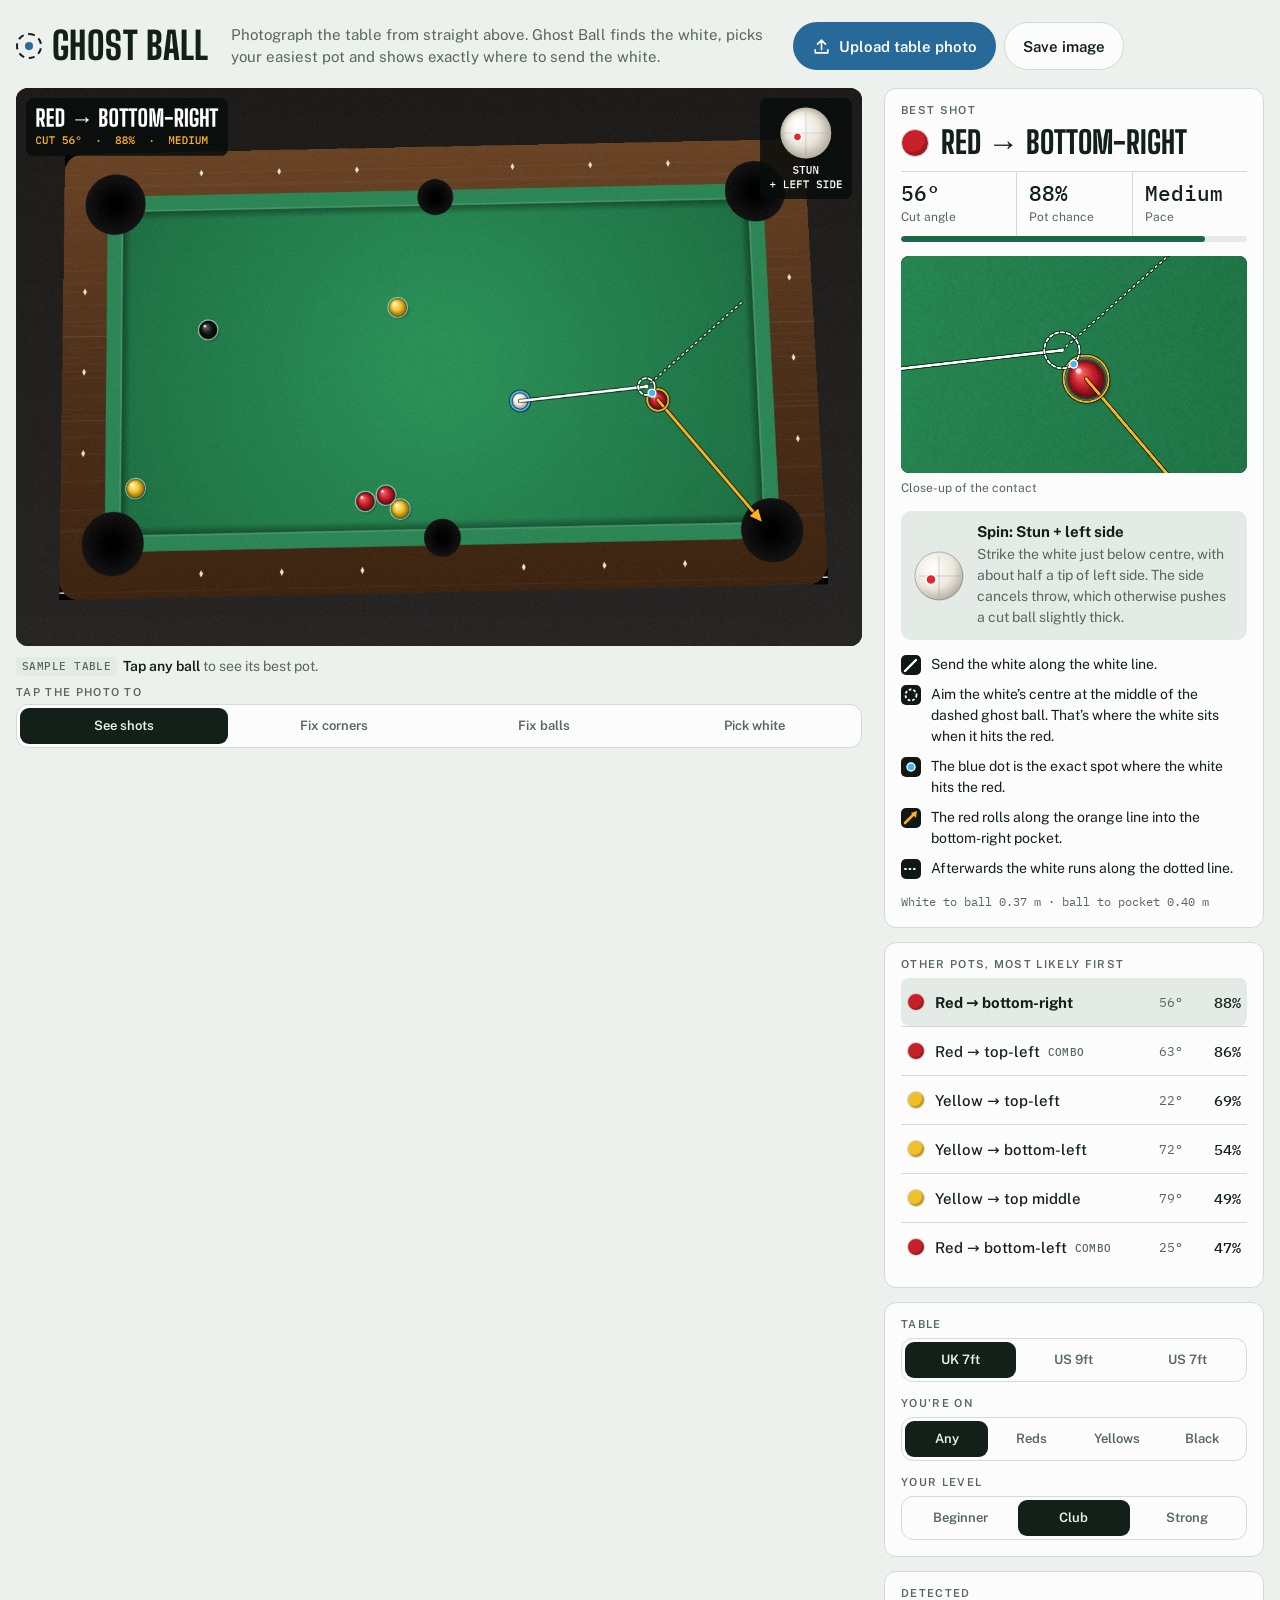
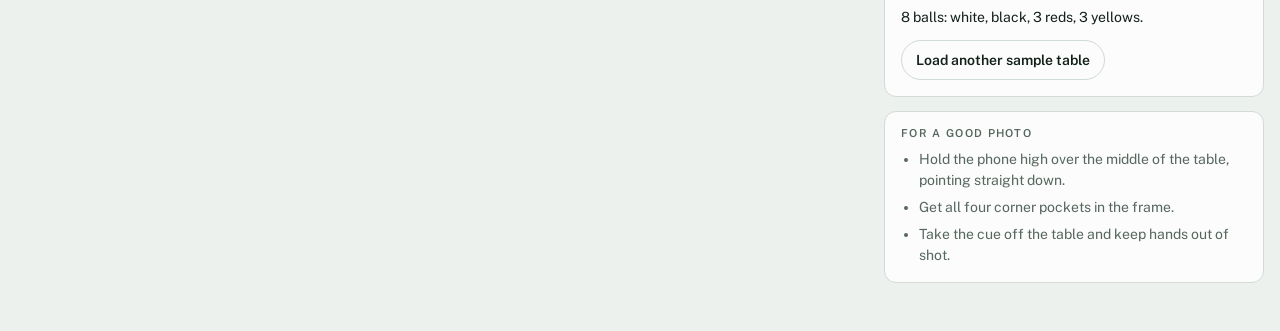
<file: ghost-ball/index.html>
<!doctype html>
<html lang="en">
<head>
<meta charset="utf-8">
<meta name="description" content="Ghost Ball: photograph a pool table from above and it finds your easiest pot, where to aim, where to strike the white and where it goes next.">
<meta name="theme-color" content="#13201a">
<link rel="icon" href="../assets/img/favicon.svg" type="image/svg+xml">
<style>:root{color-scheme:light;box-sizing:border-box;padding-top:env(safe-area-inset-top,0px);padding-bottom:env(safe-area-inset-bottom,0px)}html{scroll-padding-top:env(safe-area-inset-top,0px)}body{margin:0;padding:0;font:14px -apple-system,BlinkMacSystemFont,sans-serif;background:#faf9f5;color:#141413}img{max-width:100%}[hidden]:not([hidden=until-found i]){display:none!important}</style>
<title>Ghost Ball</title>
<link rel="canonical" href="https://anishachar.com/ghost-ball/">
<meta name="viewport" content="width=device-width, initial-scale=1, viewport-fit=cover">
<link rel="stylesheet" href="fonts/fonts.css">
<style>
/* Layout: phone-first. One column (photo, shot card, settings) with a camera bar fixed at the bottom;
   from 960px the shot sheet moves beside the photo and the camera bar folds into the header. */
:root {
  --bg: #edf1ee;
  --surface: #fbfcfb;
  --surface-2: #e4ebe6;
  --fg: #13201a;
  --muted: #56675e;
  --line: #d2dbd5;
  --accent: #276a99;
  --accent-fg: #ffffff;
  --baize: #1b6842;
  --warn: #8f4b0b;
  --warn-soft: #f5e6d3;
  --stage: #101814;
  --stage-fg: #dbe6df;
  --stage-dim: rgba(219, 230, 223, 0.25);
  --scrim: rgba(9, 14, 12, 0.66);
  --shadow: rgba(19, 32, 26, 0.10);
  --font-display: "Big Shoulders Display", "Arial Narrow", Impact, sans-serif;
  --font-body: "Public Sans", system-ui, -apple-system, "Segoe UI", Roboto, sans-serif;
  --font-mono: "IBM Plex Mono", ui-monospace, Consolas, monospace;
  --radius: 12px;
}
@media (prefers-color-scheme: dark) {
  :root:not([data-theme="light"]) {
    --bg: #0d1310; --surface: #141c18; --surface-2: #1d2722; --fg: #e3ebe6; --muted: #92a49a; --line: #26322c;
    --accent: #6db3e6; --accent-fg: #06131d; --baize: #4cb27d; --warn: #f0b36d; --warn-soft: #33261a;
    --stage: #070b09; --stage-fg: #dbe6df; --stage-dim: rgba(219, 230, 223, 0.25); --scrim: rgba(4, 7, 6, 0.74); --shadow: rgba(0, 0, 0, 0.45);
    color-scheme: dark;
  }
}
:root[data-theme="dark"] {
  --bg: #0d1310; --surface: #141c18; --surface-2: #1d2722; --fg: #e3ebe6; --muted: #92a49a; --line: #26322c;
  --accent: #6db3e6; --accent-fg: #06131d; --baize: #4cb27d; --warn: #f0b36d; --warn-soft: #33261a;
  --stage: #070b09; --stage-fg: #dbe6df; --stage-dim: rgba(219, 230, 223, 0.25); --scrim: rgba(4, 7, 6, 0.74); --shadow: rgba(0, 0, 0, 0.45);
  color-scheme: dark;
}
* { box-sizing: border-box; }
[hidden] { display: none !important; }
body { background: var(--bg); color: var(--fg); font: 15px/1.5 var(--font-body); -webkit-text-size-adjust: 100%; }
button, label.btn { -webkit-tap-highlight-color: transparent; touch-action: manipulation; }
.app { max-width: 1320px; margin: 0 auto; padding-inline: 16px; padding-block: 14px calc(104px + env(safe-area-inset-bottom, 0px)); display: flex; flex-direction: column; gap: 14px; }

/* header */
.top { display: flex; flex-direction: column; gap: 6px; }
.brand { display: flex; align-items: center; gap: 10px; }
.mark { width: 26px; height: 26px; border-radius: 50%; border: 2px dashed var(--fg); display: grid; place-items: center; flex: none; }
.mark::after { content: ""; width: 8px; height: 8px; border-radius: 50%; background: var(--accent); }
.brand h1 { margin: 0; font: 800 30px/0.9 var(--font-display); text-transform: uppercase; letter-spacing: 0.01em; }
.tagline { margin: 0; color: var(--muted); font-size: 14px; max-width: 60ch; }
.desk-actions { display: none; }

/* buttons */
.btn { display: inline-flex; align-items: center; justify-content: center; gap: 8px; border-radius: 999px; font: 600 15px/1 var(--font-body); padding: 12px 18px; min-height: 48px; cursor: pointer; border: 1px solid transparent; white-space: nowrap; }
.btn svg { width: 19px; height: 19px; flex: none; }
.btn.primary { background: var(--accent); color: var(--accent-fg); }
.btn.quiet { background: var(--surface); color: var(--fg); border-color: var(--line); }
.btn.small { min-height: 40px; padding: 9px 14px; font-size: 14px; }
.btn:focus-visible, .btn.focus, .seg button:focus-visible, .alts button:focus-visible { outline: 2px solid var(--accent); outline-offset: 2px; }
.visually-hidden { position: absolute; width: 1px; height: 1px; overflow: hidden; clip: rect(0 0 0 0); clip-path: inset(50%); white-space: nowrap; }
/* Tapping a photo button focuses its hidden input. At the end of the page that scrolled phones to the bottom,
   away from the photo and its busy overlay; pinned to the viewport, focusing it never scrolls. */
.file-input { position: fixed; top: 0; left: 0; }

/* camera bar (phones) */
.actionbar { position: fixed; left: 0; right: 0; bottom: 0; z-index: 20; display: flex; gap: 8px; padding: 10px 16px calc(10px + env(safe-area-inset-bottom, 0px)); background: var(--surface); border-top: 1px solid var(--line); box-shadow: 0 -8px 24px var(--shadow); }
.actionbar .btn.primary { flex: 1 1 auto; min-width: 0; padding-inline: 14px; }
.actionbar .btn.quiet { flex: 0 0 auto; padding-inline: 14px; }
.actionbar .btn.icon-only { width: 48px; padding: 0; }

/* layout */
.layout { display: grid; grid-template-columns: minmax(0, 1fr); gap: 14px; }
.stage-col { display: flex; flex-direction: column; gap: 10px; min-width: 0; }
.stage { position: relative; background: var(--stage); border-radius: var(--radius); overflow: hidden; line-height: 0; }
.stage canvas { display: block; width: 100%; height: auto; cursor: pointer; touch-action: manipulation; user-select: none; -webkit-user-select: none; -webkit-touch-callout: none; }
.stage.dragging canvas { touch-action: none; cursor: grab; }
.busy { position: absolute; inset: 0; display: flex; flex-direction: column; align-items: center; justify-content: center; gap: 14px; background: var(--scrim); color: var(--stage-fg); font: 800 22px/1 var(--font-display); text-transform: uppercase; letter-spacing: 0.04em; text-align: center; padding: 16px; }
.spinner { width: 30px; height: 30px; border-radius: 50%; border: 3px solid var(--stage-dim); border-top-color: var(--stage-fg); animation: spin 0.8s linear infinite; }
@keyframes spin { to { transform: rotate(360deg); } }
@media (prefers-reduced-motion: reduce) { .spinner { animation-duration: 2.4s; } }

.status { margin: 0; display: flex; gap: 10px; align-items: flex-start; flex-wrap: wrap; font-size: 14px; color: var(--muted); }
.status strong { color: var(--fg); font-weight: 600; }
.status.warn { background: var(--warn-soft); color: var(--warn); padding: 11px 13px; border-radius: 10px; }
.status.warn strong { color: inherit; }
.status .msg { flex: 1 1 220px; min-width: 0; }
.badge { display: inline-block; margin-right: 6px; font: 500 11px/1 var(--font-mono); letter-spacing: 0.04em; text-transform: uppercase; color: var(--muted); background: var(--surface-2); padding: 4px 6px; border-radius: 4px; vertical-align: 1px; }

/* segmented controls */
.seg { display: grid; grid-template-columns: repeat(var(--n, 4), minmax(0, 1fr)); gap: 2px; padding: 3px; border: 1px solid var(--line); border-radius: 12px; background: var(--surface); width: 100%; }
.seg button { border: 0; background: transparent; color: var(--muted); font: 600 14px/1.1 var(--font-body); padding: 8px 6px; min-height: 42px; border-radius: 9px; cursor: pointer; }
.seg button[aria-pressed="true"] { background: var(--fg); color: var(--bg); }
.modes-block { display: flex; flex-direction: column; gap: 6px; }

/* sheet */
.sheet { display: flex; flex-direction: column; gap: 14px; min-width: 0; }
.card { background: var(--surface); border: 1px solid var(--line); border-radius: var(--radius); padding: 16px; min-width: 0; }
.eyebrow { margin: 0; font: 600 11px/1 var(--font-body); letter-spacing: 0.12em; text-transform: uppercase; color: var(--muted); }
.eyebrow-row { display: flex; justify-content: space-between; align-items: center; gap: 10px; }
.shot-title { display: flex; align-items: center; gap: 12px; margin: 12px 0 14px; }
.shot-title h2 { margin: 0; font: 800 27px/0.95 var(--font-display); text-transform: uppercase; text-wrap: balance; min-width: 0; }
.swatch { width: 28px; height: 28px; border-radius: 50%; flex: none; border: 1px solid var(--line); box-shadow: inset -3px -4px 0 rgba(0, 0, 0, 0.2); }
.swatch.sm { width: 18px; height: 18px; box-shadow: inset -2px -2px 0 rgba(0, 0, 0, 0.2); }
.stats { display: grid; grid-template-columns: repeat(3, minmax(0, 1fr)); border-top: 1px solid var(--line); }
.stat { padding: 11px 0 10px; display: flex; flex-direction: column; gap: 4px; min-width: 0; }
.stat + .stat { padding-left: 12px; border-left: 1px solid var(--line); }
.stat b { font: 500 21px/1 var(--font-mono); font-variant-numeric: tabular-nums; }
.stat span { font-size: 12px; color: var(--muted); }
.meter { height: 6px; border-radius: 3px; background: var(--surface-2); overflow: hidden; }
.meter i { display: block; height: 100%; background: var(--baize); border-radius: 3px; }
.zoomfig { margin: 14px 0 0; display: flex; flex-direction: column; gap: 6px; }
.zoomfig canvas { display: block; width: 100%; height: auto; border-radius: 8px; background: var(--stage); }
.zoomfig figcaption { font-size: 12px; color: var(--muted); }
.steps { list-style: none; margin: 14px 0 0; padding: 0; display: grid; gap: 9px; }
.steps li { display: grid; grid-template-columns: 20px minmax(0, 1fr); gap: 10px; font-size: 14px; align-items: start; }
.steps svg { width: 20px; height: 20px; margin-top: 1px; }
.dist { margin: 14px 0 0; font: 400 12px/1.5 var(--font-mono); color: var(--muted); font-variant-numeric: tabular-nums; }
.pill { font: 600 11px/1 var(--font-body); letter-spacing: 0.06em; text-transform: uppercase; padding: 5px 8px; border-radius: 999px; background: var(--surface-2); color: var(--muted); white-space: nowrap; }
.pill.warn { background: var(--warn-soft); color: var(--warn); }
.note { margin: 14px 0 0; padding: 10px 12px; border-radius: 8px; background: var(--warn-soft); color: var(--warn); font-size: 14px; }
.empty { margin: 8px 0 0; color: var(--muted); font-size: 14px; }
.pills { display: flex; gap: 6px; }
.how { margin: -4px 0 12px; font-size: 14px; color: var(--muted); }
.spin { margin: 14px 0 0; display: grid; grid-template-columns: 52px minmax(0, 1fr); gap: 12px; align-items: center; padding: 12px; border-radius: 10px; background: var(--surface-2); }
.spin svg { width: 52px; height: 52px; display: block; }
.spin-title { margin: 0 0 3px; font: 700 15px/1.25 var(--font-body); }
.spin-text { margin: 0; font-size: 14px; color: var(--muted); }
.alts .kind { margin-left: 8px; font: 500 11px/1 var(--font-mono); letter-spacing: 0.04em; text-transform: uppercase; color: var(--muted); vertical-align: 1px; }

.alts { list-style: none; margin: 8px 0 0; padding: 0; display: grid; }
.alts li + li { border-top: 1px solid var(--line); }
.alts button { width: 100%; min-height: 48px; display: grid; grid-template-columns: 18px minmax(0, 1fr) auto auto; gap: 10px; align-items: center; padding: 10px 6px; background: transparent; border: 0; color: var(--fg); font: 500 15px/1.3 var(--font-body); text-align: left; cursor: pointer; border-radius: 8px; }
.alts button[aria-current="true"] { background: var(--surface-2); font-weight: 700; }
.alts .num { font: 400 13px/1 var(--font-mono); color: var(--muted); font-variant-numeric: tabular-nums; }
.alts .pct { font: 500 15px/1 var(--font-mono); font-variant-numeric: tabular-nums; min-width: 3.2em; text-align: right; }

.settings { display: grid; gap: 16px; }
.setting { display: flex; flex-direction: column; gap: 8px; }
.found { margin: 8px 0 12px; font-size: 14px; }
.tips { margin: 10px 0 0; padding: 0 0 0 18px; display: grid; gap: 6px; color: var(--muted); font-size: 14px; }

/* save sheet */
.modal { position: fixed; inset: 0; z-index: 30; background: var(--scrim); display: flex; align-items: center; justify-content: center; padding: calc(16px + env(safe-area-inset-top, 0px)) 16px calc(16px + env(safe-area-inset-bottom, 0px)); }
.modal-card { background: var(--surface); border-radius: 14px; padding: 14px; width: 100%; max-width: 920px; max-height: 100%; overflow: auto; display: flex; flex-direction: column; gap: 12px; }
.modal-card img { display: block; width: 100%; border-radius: 8px; -webkit-touch-callout: default; }
.modal-card p { margin: 0; font-size: 14px; color: var(--muted); }
.modal-card .row { display: flex; justify-content: space-between; align-items: center; gap: 12px; flex-wrap: wrap; }

@media (hover: hover) {
  .btn.primary:hover { filter: brightness(1.08); }
  .btn.quiet:hover { border-color: var(--muted); }
  .seg button:hover:not([aria-pressed="true"]) { color: var(--fg); }
  .alts button:hover { background: var(--surface-2); }
}
@media (prefers-reduced-motion: no-preference) { .btn, .seg button, .alts button { transition: background-color .15s, color .15s, border-color .15s, filter .15s; } }

@media (min-width: 960px) {
  .app { padding-block: 22px 48px; gap: 18px; }
  .top { flex-direction: row; align-items: center; gap: 22px; }
  .brand h1 { font-size: 38px; }
  .tagline { flex: 1 1 auto; font-size: 15px; }
  .desk-actions { display: flex; gap: 8px; }
  .actionbar { display: none; }
  .layout { grid-template-columns: minmax(0, 1fr) 380px; gap: 22px; align-items: start; }
  .shot-title h2 { font-size: 31px; }
  .seg button { font-size: 13px; min-height: 36px; }
}
</style>
</head>
<body>

<div class="app">
  <header class="top">
    <div class="brand"><span class="mark" aria-hidden="true"></span><h1>Ghost Ball</h1></div>
    <p class="tagline">Photograph the table from straight above. Ghost Ball finds the white, picks your easiest pot and shows exactly where to send the white.</p>
    <div class="desk-actions">
      <label class="btn primary" for="fileLib">
        <svg viewBox="0 0 24 24" fill="none" stroke="currentColor" stroke-width="2" stroke-linecap="round" stroke-linejoin="round" aria-hidden="true"><path d="M12 16V4M7 9l5-5 5 5"/><path d="M4 16v4h16v-4"/></svg>
        Upload table photo
      </label>
      <button type="button" class="btn quiet" data-save>Save image</button>
    </div>
  </header>

  <main class="layout">
    <section class="stage-col" aria-label="Table">
      <div class="stage" id="stage">
        <canvas id="view" width="1400" height="924" aria-label="Table photo with the suggested shot drawn on it"></canvas>
        <div class="busy" id="busy" hidden><span class="spinner" aria-hidden="true"></span><span id="busyText">Reading the table…</span></div>
      </div>
      <div class="status" id="status" role="status" aria-live="polite"></div>
      <div class="modes-block">
        <p class="eyebrow">Tap the photo to</p>
        <div class="seg" id="modes" role="group" aria-label="Tap the photo to">
          <button type="button" data-v="shot" aria-pressed="true">See shots</button>
          <button type="button" data-v="corners" aria-pressed="false">Fix corners</button>
          <button type="button" data-v="balls" aria-pressed="false">Fix balls</button>
          <button type="button" data-v="white" aria-pressed="false">Pick white</button>
        </div>
      </div>
    </section>

    <aside class="sheet" aria-label="Shot details">
      <div class="card">
        <div id="shotHead"></div>
        <figure class="zoomfig" id="zoomFig" hidden>
          <canvas id="zoom" width="960" height="600" aria-label="Close-up of the white, the ghost ball and the target ball"></canvas>
          <figcaption>Close-up of the contact</figcaption>
        </figure>
        <div id="shotFoot"></div>
      </div>
      <div class="card">
        <p class="eyebrow">Other pots, most likely first</p>
        <ol class="alts" id="alts"></ol>
      </div>
      <div class="card settings">
        <div class="setting"><p class="eyebrow">Table</p><div class="seg" id="presetSeg" role="group" aria-label="Table size"></div></div>
        <div class="setting"><p class="eyebrow">You're on</p><div class="seg" id="targetSeg" role="group" aria-label="Which balls you can pot"></div></div>
        <div class="setting"><p class="eyebrow">Your level</p><div class="seg" id="skillSeg" role="group" aria-label="Your level"></div></div>
      </div>
      <div class="card">
        <p class="eyebrow">Detected</p>
        <p class="found" id="found"></p>
        <button type="button" class="btn quiet small" id="sampleBtn">Load another sample table</button>
      </div>
      <div class="card">
        <p class="eyebrow">For a good photo</p>
        <ul class="tips">
          <li>Hold the phone high over the middle of the table, pointing straight down.</li>
          <li>Get all four corner pockets in the frame.</li>
          <li>Take the cue off the table and keep hands out of shot.</li>
        </ul>
      </div>
    </aside>
  </main>
</div>

<nav class="actionbar" aria-label="Photo">
  <label class="btn primary" for="fileCam">
    <svg viewBox="0 0 24 24" fill="none" stroke="currentColor" stroke-width="2" stroke-linecap="round" stroke-linejoin="round" aria-hidden="true"><path d="M4 8h3l2-3h6l2 3h3v11H4z"/><circle cx="12" cy="13" r="3.5"/></svg>
    Take photo
  </label>
  <label class="btn quiet" for="fileLib">
    <svg viewBox="0 0 24 24" fill="none" stroke="currentColor" stroke-width="2" stroke-linecap="round" stroke-linejoin="round" aria-hidden="true"><rect x="3" y="4" width="18" height="16" rx="2"/><circle cx="9" cy="10" r="2"/><path d="M21 16l-5-5-9 9"/></svg>
    Photos
  </label>
  <button type="button" class="btn quiet icon-only" data-save aria-label="Save image" title="Save image">
    <svg viewBox="0 0 24 24" fill="none" stroke="currentColor" stroke-width="2" stroke-linecap="round" stroke-linejoin="round" aria-hidden="true"><path d="M12 4v12M7 11l5 5 5-5"/><path d="M4 20h16"/></svg>
  </button>
</nav>
<input id="fileCam" type="file" accept="image/*" capture="environment" class="visually-hidden file-input" tabindex="-1">
<input id="fileLib" type="file" accept="image/*" class="visually-hidden file-input">

<div class="modal" id="saveview" hidden role="dialog" aria-modal="true" aria-label="Save image">
  <div class="modal-card">
    <img id="saveImg" alt="Table photo with the suggested shot drawn on it">
    <div class="row">
      <p>Press and hold the image (or right-click it) to save it to your photos.</p>
      <button type="button" class="btn quiet small" id="closeSave">Close</button>
    </div>
  </div>
</div>

<script>
(() => {
'use strict';

/* ================= constants ================= */
// Canonical table space: playing surface (cushion nose to cushion nose) is L x HALF px.
const L = 1200, HALF = 600, M = 40, CW = L + 2 * M, CH = HALF + 2 * M;
const MAX_CUT = 80; // degrees
const WORK_MAX = 1400; // longest side of the working image, px
const PRESETS = {
  uk7: { label: 'UK 7ft', family: 'uk', lengthMm: 1830, ballMm: 50.8, cueMm: 47.6, cornerMm: 88, middleMm: 92, cushion: 0.025 },
  us9: { label: 'US 9ft', family: 'us', lengthMm: 2540, ballMm: 57.15, cueMm: 57.15, cornerMm: 116, middleMm: 130, cushion: 0.02 },
  us7: { label: 'US 7ft', family: 'us', lengthMm: 1980, ballMm: 57.15, cueMm: 57.15, cornerMm: 122, middleMm: 135, cushion: 0.025 },
};
// sigma: spread of the white's direction error (degrees).
// cutErr: extra spread in the object ball's direction on a full 90 degree cut (throw, misjudged angle), scaled by sin(cut).
// cushionErr: spread a cushion adds to a ball's rebound angle (pace, spin and rubber all vary it).
const SKILLS = {
  beginner: { label: 'Beginner', sigma: 0.2, cutErr: 2.0, cushionErr: 2.5 },
  club: { label: 'Club', sigma: 0.1, cutErr: 1.2, cushionErr: 1.6 },
  strong: { label: 'Strong', sigma: 0.05, cutErr: 0.7, cushionErr: 1.0 },
};
const TARGETS = {
  uk: [['any', 'Any'], ['red', 'Reds'], ['yellow', 'Yellows'], ['black', 'Black']],
  us: [['any', 'Any'], ['solid', 'Solids'], ['stripe', 'Stripes'], ['black', '8-ball']],
};
const HINTS = {
  shot: '<strong>Tap any ball</strong> to see its best pot.',
  corners: '<strong>Drag each handle</strong> to where the two cushion edges meet inside a corner pocket. Balls are re-detected when you let go.',
  balls: '<strong>Tap a missed ball</strong> to add it, or tap a wrong ring to remove it.',
  white: '<strong>Tap the white ball.</strong>',
};
const TEXT = {
  tableFail: 'Couldn’t find the table edges in this photo. Drag the four handles onto the corner pockets.',
  noBalls: 'No balls found on the cloth. Check the corners cover the table, or tap Fix balls to add them.',
  noWhite: 'Couldn’t spot the white. Tap it on the photo.',
  badImage: 'That photo couldn’t be opened. Try Take photo, or pick a JPEG or PNG.',
  heic: 'This phone saves photos as HEIC, which this browser can’t open. Use Take photo instead, or set the camera to Most Compatible.',
  crash: 'Something went wrong reading this photo. Tap Fix corners and mark the table by hand.',
};
const INK = { aim: '#ffffff', obj: '#ffb020', combo: '#ffd77a', contact: '#3fb4ff', spin: '#e3262f', shade: 'rgba(0,0,0,0.55)' };
const UK_SWATCH = { red: '#c8202a', yellow: '#f0c02c' };

const state = {
  preset: 'uk7', target: 'any', skill: 'club', mode: 'shot', seed: 11, source: 'sample',
  work: null, pix: null, corners: null, cornersManual: false, Hc2i: null, Hi2c: null,
  canon: null, chsv: null, dt: null, vTop: 230, balls: [], shots: [], current: null, picked: false,
  alert: null, truth: null, cornersTruth: null,
};

const $ = (id) => document.getElementById(id);
const view = $('view'), vctx = view.getContext('2d');
// Resolves after the browser has painted, so busy text shows before the next blocking step.
// requestAnimationFrame doesn't run while the page is hidden (e.g. the camera is open), hence the timer fallback.
const nextPaint = () => new Promise((r) => { requestAnimationFrame(() => setTimeout(r, 0)); setTimeout(r, 120); });
// Give up on a step that never settles, instead of leaving the app busy forever.
const withTimeout = (p, ms) => Promise.race([p, new Promise((_, rej) => setTimeout(() => rej(new Error('timed out')), ms))]);

/* ================= small maths ================= */
const wrap = (a) => { a = (a + Math.PI) % (2 * Math.PI); if (a < 0) a += 2 * Math.PI; return a - Math.PI; };
const median = (arr) => { if (!arr.length) return 0; const s = Float64Array.from(arr).sort(); return s[s.length >> 1]; };
const hueDist = (a, b) => { const d = Math.abs(a - b) % 360; return d > 180 ? 360 - d : d; };
const dist = (a, b) => Math.hypot(a[0] - b[0], a[1] - b[1]);
const clamp = (v, lo, hi) => Math.max(lo, Math.min(hi, v));
function erf(x) {
  const s = Math.sign(x); x = Math.abs(x);
  const t = 1 / (1 + 0.3275911 * x);
  return s * (1 - (((((1.061405429 * t - 1.453152027) * t) + 1.421413741) * t - 0.284496736) * t + 0.254829592) * t * Math.exp(-x * x));
}
function mulberry32(a) {
  return () => { a |= 0; a = a + 0x6D2B79F5 | 0; let t = Math.imul(a ^ a >>> 15, 1 | a); t = t + Math.imul(t ^ t >>> 7, 61 | t) ^ t; return ((t ^ t >>> 14) >>> 0) / 4294967296; };
}
function solveLinear(A, b) {
  const n = b.length, m = A.map((r, i) => [...r, b[i]]);
  for (let c = 0; c < n; c++) {
    let p = c;
    for (let r = c + 1; r < n; r++) if (Math.abs(m[r][c]) > Math.abs(m[p][c])) p = r;
    [m[c], m[p]] = [m[p], m[c]];
    const d = m[c][c];
    if (Math.abs(d) < 1e-12) throw new Error('singular');
    for (let r = 0; r < n; r++) {
      if (r === c) continue;
      const f = m[r][c] / d;
      if (f) for (let k = c; k <= n; k++) m[r][k] -= f * m[c][k];
    }
  }
  return m.map((r, i) => r[n] / r[i]);
}
// 3x3 homography mapping 4 src points onto 4 dst points
function homography(src, dst) {
  const A = [], b = [];
  for (let i = 0; i < 4; i++) {
    const [x, y] = src[i], [u, v] = dst[i];
    A.push([x, y, 1, 0, 0, 0, -u * x, -u * y]); b.push(u);
    A.push([0, 0, 0, x, y, 1, -v * x, -v * y]); b.push(v);
  }
  return [...solveLinear(A, b), 1];
}
const applyH = (H, x, y) => { const w = H[6] * x + H[7] * y + H[8]; return [(H[0] * x + H[1] * y + H[2]) / w, (H[3] * x + H[4] * y + H[5]) / w]; };
function invert3(m) {
  const [a, b, c, d, e, f, g, h, i] = m;
  const A = e * i - f * h, B = -(d * i - f * g), C = d * h - e * g, det = a * A + b * B + c * C;
  return [A / det, -(b * i - c * h) / det, (b * f - c * e) / det, B / det, (a * i - c * g) / det, -(a * f - c * d) / det, C / det, -(a * h - b * g) / det, (a * e - b * d) / det];
}
// A usable table outline: convex, not tiny, corners in a consistent winding.
function quadOk(q) {
  let sign = 0;
  for (let i = 0; i < 4; i++) {
    const a = q[i], b = q[(i + 1) % 4], c = q[(i + 2) % 4];
    const cr = (b[0] - a[0]) * (c[1] - b[1]) - (b[1] - a[1]) * (c[0] - b[0]);
    if (Math.abs(cr) < 1e-6) return false;
    if (!sign) sign = Math.sign(cr); else if (Math.sign(cr) !== sign) return false;
  }
  return Math.min(dist(q[0], q[1]), dist(q[1], q[2])) > 40;
}
function segDist(P, A, B) {
  const ex = B[0] - A[0], ey = B[1] - A[1], l2 = ex * ex + ey * ey;
  let t = l2 ? ((P[0] - A[0]) * ex + (P[1] - A[1]) * ey) / l2 : 0;
  t = Math.max(0, Math.min(1, t));
  return Math.hypot(A[0] + t * ex - P[0], A[1] + t * ey - P[1]);
}
function rayLine(P, d, A, B) {
  const ex = B[0] - A[0], ey = B[1] - A[1], den = d[0] * ey - d[1] * ex;
  if (Math.abs(den) < 1e-9) return null;
  return ((A[0] - P[0]) * ey - (A[1] - P[1]) * ex) / den;
}
function rayCircle(P, d, C, R) {
  const fx = P[0] - C[0], fy = P[1] - C[1], b = fx * d[0] + fy * d[1], c = fx * fx + fy * fy - R * R, disc = b * b - c;
  if (disc < 0) return null;
  const t = -b - Math.sqrt(disc);
  return t > 1e-6 ? t : null;
}
function rayBox(P, d, m) {
  let t = Infinity;
  if (d[0] > 1e-9) t = Math.min(t, (L - m - P[0]) / d[0]);
  if (d[0] < -1e-9) t = Math.min(t, (m - P[0]) / d[0]);
  if (d[1] > 1e-9) t = Math.min(t, (HALF - m - P[1]) / d[1]);
  if (d[1] < -1e-9) t = Math.min(t, (m - P[1]) / d[1]);
  return Math.max(0, t);
}

/* ================= image processing ================= */
function toHSV(data, n) {
  const H = new Uint16Array(n), S = new Uint8Array(n), V = new Uint8Array(n);
  for (let i = 0, j = 0; i < n; i++, j += 4) {
    const r = data[j], g = data[j + 1], b = data[j + 2];
    const mx = r > g ? (r > b ? r : b) : (g > b ? g : b), mn = r < g ? (r < b ? r : b) : (g < b ? g : b), d = mx - mn;
    V[i] = mx; S[i] = mx ? Math.round(255 * d / mx) : 0;
    let h = 0;
    if (d) {
      if (mx === r) h = ((g - b) / d) % 6; else if (mx === g) h = (b - r) / d + 2; else h = (r - g) / d + 4;
      h *= 60; if (h < 0) h += 360;
    }
    H[i] = Math.round(h) % 360;
  }
  return { H, S, V };
}
// Dominant saturated hue inside a rectangle = the cloth colour
function estimateCloth(hsv, w, rect) {
  const { H, S, V } = hsv, hist = new Float32Array(360), [x0, y0, x1, y1] = rect;
  let tot = 0;
  for (let y = y0; y < y1; y += 2) for (let x = x0; x < x1; x += 2) {
    const k = y * w + x; tot++;
    if (S[k] > 60 && V[k] > 40) hist[H[k]]++;
  }
  let best = -1, bh = 0;
  for (let h = 0; h < 360; h++) {
    let s = 0;
    for (let d = -8; d <= 8; d++) s += hist[(h + d + 360) % 360];
    if (s > best) { best = s; bh = h; }
  }
  if (best < tot * 0.2) return null;
  const ss = [], vs = [];
  for (let y = y0; y < y1; y += 3) for (let x = x0; x < x1; x += 3) {
    const k = y * w + x;
    if (S[k] > 60 && V[k] > 40 && hueDist(H[k], bh) <= 12) { ss.push(S[k]); vs.push(V[k]); }
  }
  return { h: bh, s: median(ss), v: median(vs) };
}
const isCloth = (hsv, k, c) => hueDist(hsv.H[k], c.h) <= 22 && hsv.S[k] >= Math.max(28, c.s * 0.45) && hsv.V[k] >= c.v * 0.22;

function integral(m, w, h) {
  const W = w + 1, I = new Int32Array(W * (h + 1));
  for (let y = 0; y < h; y++) {
    let row = 0;
    for (let x = 0; x < w; x++) { row += m[y * w + x]; I[(y + 1) * W + x + 1] = I[y * W + x + 1] + row; }
  }
  return I;
}
function morph(m, w, h, r, grow) {
  const I = integral(m, w, h), W = w + 1, o = new Uint8Array(w * h);
  for (let y = 0; y < h; y++) {
    const y0 = Math.max(0, y - r), y1 = Math.min(h, y + r + 1);
    for (let x = 0; x < w; x++) {
      const x0 = Math.max(0, x - r), x1 = Math.min(w, x + r + 1);
      const s = I[y1 * W + x1] - I[y0 * W + x1] - I[y1 * W + x0] + I[y0 * W + x0];
      o[y * w + x] = grow ? (s > 0 ? 1 : 0) : (s === (x1 - x0) * (y1 - y0) ? 1 : 0);
    }
  }
  return o;
}
const dilate = (m, w, h, r) => morph(m, w, h, r, true);
const erode = (m, w, h, r) => morph(m, w, h, r, false);

function largestComponent(m, w, h) {
  const n = w * h, lab = new Int32Array(n), stack = new Int32Array(n);
  let cur = 0, best = 0, bestSize = 0;
  for (let i = 0; i < n; i++) {
    if (!m[i] || lab[i]) continue;
    cur++; let sp = 0, size = 0; stack[sp++] = i; lab[i] = cur;
    while (sp) {
      const p = stack[--sp]; size++;
      const x = p % w;
      if (x > 0 && m[p - 1] && !lab[p - 1]) { lab[p - 1] = cur; stack[sp++] = p - 1; }
      if (x < w - 1 && m[p + 1] && !lab[p + 1]) { lab[p + 1] = cur; stack[sp++] = p + 1; }
      if (p >= w && m[p - w] && !lab[p - w]) { lab[p - w] = cur; stack[sp++] = p - w; }
      if (p < n - w && m[p + w] && !lab[p + w]) { lab[p + w] = cur; stack[sp++] = p + w; }
    }
    if (size > bestSize) { bestSize = size; best = cur; }
  }
  const out = new Uint8Array(n);
  for (let i = 0; i < n; i++) out[i] = lab[i] === best ? 1 : 0;
  return { mask: out, size: bestSize };
}

// Exact Euclidean distance transform (Felzenszwalb & Huttenlocher)
function edt(mask, w, h) {
  const INF = 1e20, n = Math.max(w, h), f = new Float64Array(n), d = new Float64Array(n), v = new Int32Array(n), z = new Float64Array(n + 1);
  const out = new Float32Array(w * h);
  const pass = (len) => {
    let k = 0; v[0] = 0; z[0] = -INF; z[1] = INF;
    for (let q = 1; q < len; q++) {
      let s = ((f[q] + q * q) - (f[v[k]] + v[k] * v[k])) / (2 * q - 2 * v[k]);
      while (s <= z[k]) { k--; s = ((f[q] + q * q) - (f[v[k]] + v[k] * v[k])) / (2 * q - 2 * v[k]); }
      k++; v[k] = q; z[k] = s; z[k + 1] = INF;
    }
    k = 0;
    for (let q = 0; q < len; q++) { while (z[k + 1] < q) k++; d[q] = (q - v[k]) * (q - v[k]) + f[v[k]]; }
  };
  for (let x = 0; x < w; x++) {
    for (let y = 0; y < h; y++) f[y] = mask[y * w + x] ? INF : 0;
    pass(h);
    for (let y = 0; y < h; y++) out[y * w + x] = d[y];
  }
  for (let y = 0; y < h; y++) {
    for (let x = 0; x < w; x++) f[x] = out[y * w + x];
    pass(w);
    for (let x = 0; x < w; x++) out[y * w + x] = Math.sqrt(d[x]);
  }
  return out;
}

// Warp `src` into a dw x dh image; Hd2s maps destination coords to source coords.
function warp(src, Hd2s, dw, dh, off, fill) {
  const out = new ImageData(dw, dh), o = out.data, s = src.data, sw = src.width, sh = src.height;
  const [a, b, c, d, e, f, g, h, k] = Hd2s;
  for (let j = 0; j < dh; j++) {
    const Y = j + off + 0.5;
    for (let i = 0; i < dw; i++) {
      const X = i + off + 0.5, w = g * X + h * Y + k;
      const u = (a * X + b * Y + c) / w - 0.5, v = (d * X + e * Y + f) / w - 0.5, p = (j * dw + i) * 4;
      if (u >= 0 && v >= 0 && u < sw - 1 && v < sh - 1) {
        const x0 = u | 0, y0 = v | 0, fx = u - x0, fy = v - y0, q = (y0 * sw + x0) * 4, q2 = q + sw * 4;
        for (let ch = 0; ch < 3; ch++) {
          const top = s[q + ch] + (s[q + 4 + ch] - s[q + ch]) * fx, bot = s[q2 + ch] + (s[q2 + 4 + ch] - s[q2 + ch]) * fx;
          o[p + ch] = top + (bot - top) * fy;
        }
      } else if (fill) fill(o, p, i, j);
      o[p + 3] = 255;
    }
  }
  return out;
}
function grayAt(img, x, y) {
  const w = img.width, h = img.height, s = img.data;
  x -= 0.5; y -= 0.5;
  if (x < 0 || y < 0 || x >= w - 1 || y >= h - 1) return null;
  const x0 = x | 0, y0 = y | 0, fx = x - x0, fy = y - y0, q = (y0 * w + x0) * 4;
  const g = (p) => 0.299 * s[p] + 0.587 * s[p + 1] + 0.114 * s[p + 2];
  const top = g(q) + (g(q + 4) - g(q)) * fx, bot = g(q + w * 4) + (g(q + w * 4 + 4) - g(q + w * 4)) * fx;
  return top + (bot - top) * fy;
}

/* ================= table detection ================= */
function fitLine(pts) {
  let mx = 0, my = 0;
  for (const p of pts) { mx += p[0]; my += p[1]; }
  mx /= pts.length; my /= pts.length;
  let sxx = 0, sxy = 0, syy = 0;
  for (const p of pts) { const dx = p[0] - mx, dy = p[1] - my; sxx += dx * dx; sxy += dx * dy; syy += dy * dy; }
  const a = 0.5 * Math.atan2(2 * sxy, sxx - syy);
  return { x: mx, y: my, dx: Math.cos(a), dy: Math.sin(a) };
}
function intersect(l1, l2) {
  const det = l1.dx * l2.dy - l1.dy * l2.dx;
  if (Math.abs(det) < 1e-9) return null;
  const t = ((l2.x - l1.x) * l2.dy - (l2.y - l1.y) * l2.dx) / det;
  return [l1.x + t * l1.dx, l1.y + t * l1.dy];
}
function convexHull(pts) {
  const p = pts.slice().sort((a, b) => a[0] - b[0] || a[1] - b[1]);
  const cross = (o, a, b) => (a[0] - o[0]) * (b[1] - o[1]) - (a[1] - o[1]) * (b[0] - o[0]);
  const lower = [], upper = [];
  for (const q of p) { while (lower.length >= 2 && cross(lower[lower.length - 2], lower[lower.length - 1], q) <= 0) lower.pop(); lower.push(q); }
  for (let i = p.length - 1; i >= 0; i--) { const q = p[i]; while (upper.length >= 2 && cross(upper[upper.length - 2], upper[upper.length - 1], q) <= 0) upper.pop(); upper.push(q); }
  return lower.slice(0, -1).concat(upper.slice(0, -1));
}
// Smallest rectangle around the hull, corners ordered top-left, top-right, bottom-right, bottom-left.
function minAreaRect(hull) {
  let best = null;
  for (let i = 0; i < hull.length; i++) {
    const a = hull[i], b = hull[(i + 1) % hull.length], len = dist(a, b);
    if (len < 1e-6) continue;
    const ux = (b[0] - a[0]) / len, uy = (b[1] - a[1]) / len;
    let u0 = Infinity, u1 = -Infinity, v0 = Infinity, v1 = -Infinity;
    for (const p of hull) {
      const u = p[0] * ux + p[1] * uy, v = -p[0] * uy + p[1] * ux;
      if (u < u0) u0 = u; if (u > u1) u1 = u; if (v < v0) v0 = v; if (v > v1) v1 = v;
    }
    const area = (u1 - u0) * (v1 - v0);
    if (!best || area < best.area) best = { area, ux, uy, u0, u1, v0, v1 };
  }
  const { ux, uy, u0, u1, v0, v1 } = best, at = (u, v) => [u * ux - v * uy, u * uy + v * ux];
  const c = [at(u0, v0), at(u1, v0), at(u1, v1), at(u0, v1)];
  const mx = c.reduce((s, p) => s + p[0], 0) / 4, my = c.reduce((s, p) => s + p[1], 0) / 4;
  c.sort((p, q) => Math.atan2(p[1] - my, p[0] - mx) - Math.atan2(q[1] - my, q[0] - mx));
  let start = 0;
  c.forEach((p, i) => { if (p[0] + p[1] < c[start][0] + c[start][1]) start = i; });
  return [0, 1, 2, 3].map((i) => c[(start + i) % 4]);
}
// Fit a straight line to each side of the cloth blob (ignoring pocket notches) and intersect them.
function fitQuad(m, w, h) {
  const pts = [];
  for (let y = 0; y < h; y++) for (let x = 0; x < w; x++) {
    const k = y * w + x;
    if (!m[k]) continue;
    if (x === 0 || y === 0 || x === w - 1 || y === h - 1 || !m[k - 1] || !m[k + 1] || !m[k - w] || !m[k + w]) pts.push([x + 0.5, y + 0.5]);
  }
  if (pts.length < 100) return null;
  const hull = convexHull(pts);
  if (hull.length < 3) return null;
  const rough = minAreaRect(hull), diag = Math.hypot(w, h), lines = [];
  for (let s = 0; s < 4; s++) {
    const a = rough[s], b = rough[(s + 1) % 4], len = dist(a, b);
    if (len < 20) return null;
    const ux = (b[0] - a[0]) / len, uy = (b[1] - a[1]) / len;
    let sel = pts.filter((p) => {
      const px = p[0] - a[0], py = p[1] - a[1], t = (px * ux + py * uy) / len;
      return t > 0.08 && t < 0.92 && Math.abs(px * uy - py * ux) < 0.035 * diag;
    });
    if (sel.length < 20) return null;
    let line = fitLine(sel);
    for (let it = 0; it < 4; it++) {
      const res = sel.map((p) => Math.abs((p[0] - line.x) * line.dy - (p[1] - line.y) * line.dx));
      const thr = Math.max(1.5, 2.5 * median(res));
      const keep = sel.filter((p, i) => res[i] <= thr);
      if (keep.length < 20) break;
      sel = keep; line = fitLine(sel);
    }
    lines.push(line);
  }
  const q = [intersect(lines[3], lines[0]), intersect(lines[0], lines[1]), intersect(lines[1], lines[2]), intersect(lines[2], lines[3])];
  return q.every((p) => p && isFinite(p[0]) && isFinite(p[1])) ? q : null;
}
// Put a long side first so canonical x runs along the table's length.
function orderLong(q) {
  const longTop = dist(q[0], q[1]) + dist(q[3], q[2]), longSide = dist(q[0], q[3]) + dist(q[1], q[2]);
  return longTop >= longSide ? q : [q[3], q[0], q[1], q[2]];
}
// The cloth blob includes the cushion tops; step in to the cushion nose using the shading edge.
function insetToNose(img, outer, preset) {
  const cf = preset.cushion, def = cf * L, Wo = L * (1 + 2 * cf), Ho = L * (0.5 + 2 * cf);
  const Ho2i = homography([[0, 0], [Wo, 0], [Wo, Ho], [0, Ho]], outer);
  const longF = [], shortF = [];
  for (let f = 0.1; f <= 0.42; f += 0.02) { longF.push(f); longF.push(1 - f); }
  for (let f = 0.18; f <= 0.82; f += 0.04) shortF.push(f);
  const at = (side, d, f) => {
    if (side === 0) return [Wo * f, d];
    if (side === 1) return [Wo - d, Ho * f];
    if (side === 2) return [Wo * f, Ho - d];
    return [d, Ho * f];
  };
  const dmax = Math.round(def * 2.2);
  const insets = [0, 1, 2, 3].map((side) => {
    const fr = side % 2 === 0 ? longF : shortF, p = new Float32Array(dmax + 1);
    for (let d = 0; d <= dmax; d++) {
      const vals = [];
      for (const f of fr) { const [x, y] = at(side, d, f); const [u, v] = applyH(Ho2i, x, y); const g = grayAt(img, u, v); if (g !== null) vals.push(g); }
      p[d] = vals.length ? median(vals) : 0;
    }
    const sm = new Float32Array(dmax + 1);
    for (let d = 0; d <= dmax; d++) { let s = 0, c = 0; for (let k = -2; k <= 2; k++) { const q = d + k; if (q >= 0 && q <= dmax) { s += p[q]; c++; } } sm[d] = s / c; }
    const lo = Math.max(2, Math.round(def * 0.4)), hi = Math.min(dmax - 2, Math.round(def * 2));
    const g = [];
    for (let d = lo; d <= hi; d++) g.push(Math.abs(sm[d + 2] - sm[d - 2]) / 4);
    if (!g.length) return def;
    const gmax = Math.max(...g), gmed = median(g);
    if (!(gmax >= 3 && gmax >= 3 * gmed)) return def;
    for (let i = 0; i < g.length; i++) {
      const isPeak = (i === 0 || g[i] >= g[i - 1]) && (i === g.length - 1 || g[i] >= g[i + 1]);
      if (isPeak && g[i] >= 0.6 * gmax) return lo + i;
    }
    return def;
  });
  const [t, r, b, l] = insets;
  return [[l, t], [Wo - r, t], [Wo - r, Ho - b], [l, Ho - b]].map((p) => applyH(Ho2i, p[0], p[1]));
}
function detectTable(img, preset) {
  const { width: w, height: h, data } = img, n = w * h;
  const hsv = toHSV(data, n);
  const cloth = estimateCloth(hsv, w, [Math.round(w * 0.25), Math.round(h * 0.25), Math.round(w * 0.75), Math.round(h * 0.75)]);
  if (!cloth) return null;
  const mask = new Uint8Array(n);
  for (let k = 0; k < n; k++) mask[k] = isCloth(hsv, k, cloth) ? 1 : 0;
  const rad = Math.max(3, Math.round(Math.max(w, h) * 0.018));
  const comp = largestComponent(erode(dilate(mask, w, h, rad), w, h, rad), w, h);
  if (comp.size < n * 0.12) return null;
  const outer = fitQuad(comp.mask, w, h);
  if (!outer || !quadOk(outer)) return null;
  const corners = insetToNose(img, orderLong(outer), preset);
  return quadOk(corners) ? corners : null;
}
function defaultCorners(w, h) {
  return orderLong([[w * 0.08, h * 0.1], [w * 0.92, h * 0.1], [w * 0.92, h * 0.9], [w * 0.08, h * 0.9]]);
}

/* ================= balls ================= */
function geom() {
  const p = PRESETS[state.preset], k = L / p.lengthMm;
  return { p, k, r: p.ballMm / 2 * k, rc: p.cueMm / 2 * k, wc: p.cornerMm * k, wm: p.middleMm * k };
}
function pockets(g) {
  const a = g.wc / Math.SQRT2, hm = g.wm / 2;
  return [
    { pt: [0, 0], jaws: [[a, 0], [0, a]], corner: true },
    { pt: [L / 2, 0], jaws: [[L / 2 - hm, 0], [L / 2 + hm, 0]], corner: false },
    { pt: [L, 0], jaws: [[L - a, 0], [L, a]], corner: true },
    { pt: [L, HALF], jaws: [[L, HALF - a], [L - a, HALF]], corner: true },
    { pt: [L / 2, HALF], jaws: [[L / 2 + hm, HALF], [L / 2 - hm, HALF]], corner: false },
    { pt: [0, HALF], jaws: [[a, HALF], [0, HALF - a]], corner: true },
  ];
}
function inPocketZone(x, y, g) {
  const a = g.wc / Math.SQRT2 + 0.4 * g.r;
  if (x + y < a || (L - x) + y < a || x + (HALF - y) < a || (L - x) + (HALF - y) < a) return true;
  const rm = g.wm / 2 + 0.2 * g.r, dx = x - L / 2;
  return dx * dx + y * y < rm * rm || dx * dx + (HALF - y) * (HALF - y) < rm * rm;
}
function buildCanon() {
  state.Hc2i = homography([[0, 0], [L, 0], [L, HALF], [0, HALF]], state.corners);
  state.Hi2c = invert3(state.Hc2i);
  state.canon = warp(state.pix, state.Hc2i, CW, CH, -M);
  state.chsv = toHSV(state.canon.data, CW * CH);
}
// Everything on the cloth that isn't cloth-coloured is a candidate; ball centres are peaks of the distance transform.
function detectBalls() {
  const g = geom(), r = g.r, hsv = state.chsv;
  const cloth = estimateCloth(hsv, CW, [M, M, M + L, M + HALF]);
  const mask = new Uint8Array(CW * CH);
  if (cloth) {
    for (let j = M; j < M + HALF; j++) for (let i = M; i < M + L; i++) {
      if (inPocketZone(i - M + 0.5, j - M + 0.5, g)) continue;
      const k = j * CW + i;
      mask[k] = isCloth(hsv, k, cloth) ? 0 : 1;
    }
  }
  const clean = erode(dilate(dilate(erode(mask, CW, CH, 1), CW, CH, 1), CW, CH, 1), CW, CH, 1);
  const dt = edt(clean, CW, CH);
  state.dt = dt;
  const win = Math.max(2, Math.round(r * 0.45)), minV = r * 0.5, maxV = r * 1.7, cand = [];
  for (let j = M; j < M + HALF; j++) for (let i = M; i < M + L; i++) {
    const v = dt[j * CW + i];
    if (v < minV || v > maxV) continue;
    let isMax = true;
    for (let dy = -win; dy <= win && isMax; dy++) for (let dx = -win; dx <= win; dx++) {
      if (dt[(j + dy) * CW + i + dx] > v) { isMax = false; break; }
    }
    if (isMax) cand.push({ i, j, v });
  }
  cand.sort((a, b) => b.v - a.v);
  const keep = [], minD = 1.4 * r, rr = 0.9 * r, R = Math.ceil(rr);
  for (const c of cand) {
    if (keep.some((k) => (k.i - c.i) ** 2 + (k.j - c.j) ** 2 < minD * minD)) continue;
    let tot = 0, on = 0;
    for (let dy = -R; dy <= R; dy++) for (let dx = -R; dx <= R; dx++) {
      if (dx * dx + dy * dy > rr * rr) continue;
      tot++; on += clean[(c.j + dy) * CW + c.i + dx];
    }
    if (on / tot >= 0.72) keep.push(c);
  }
  state.balls = keep.slice(0, 40).map((c) => refineCentre(c.i, c.j, c.v));
}
function refineCentre(i, j, v) {
  const g = geom(), rad = Math.max(2, Math.round(g.r * 0.5));
  let sx = 0, sy = 0, sw = 0;
  for (let dy = -rad; dy <= rad; dy++) for (let dx = -rad; dx <= rad; dx++) {
    const x = i + dx, y = j + dy;
    if (x < 0 || y < 0 || x >= CW || y >= CH) continue;
    const d = state.dt[y * CW + x];
    if (d >= 0.5 * v) { sx += d * (x + 0.5); sy += d * (y + 0.5); sw += d; }
  }
  return sw > 0 ? { x: sx / sw - M, y: sy / sw - M } : { x: i + 0.5 - M, y: j + 0.5 - M };
}
function ballPixels(b) {
  const rad = 0.78 * geom().r, cx = b.x + M, cy = b.y + M, idx = [];
  for (let y = Math.floor(cy - rad); y <= Math.ceil(cy + rad); y++) {
    if (y < 0 || y >= CH) continue;
    for (let x = Math.floor(cx - rad); x <= Math.ceil(cx + rad); x++) {
      if (x < 0 || x >= CW) continue;
      const dx = x + 0.5 - cx, dy = y + 0.5 - cy;
      if (dx * dx + dy * dy <= rad * rad) idx.push(y * CW + x);
    }
  }
  return idx;
}
function measure(idx) {
  const { H, S, V } = state.chsv, vTop = state.vTop, hist = new Float32Array(36);
  let w = 0, bk = 0, c = 0;
  for (const k of idx) {
    const s = S[k], v = V[k];
    if (s < 80 && v > 0.6 * vTop) w++;
    else if (v < 0.3 * vTop) bk++;
    else if (s >= 85) { c++; hist[Math.floor(H[k] / 10)]++; }
  }
  let best = -1, bi = 0;
  for (let i = 0; i < 36; i++) { const s = hist[(i + 35) % 36] + hist[i] + hist[(i + 1) % 36]; if (s > best) { best = s; bi = i; } }
  const n = idx.length || 1;
  return { white: w / n, black: bk / n, col: c / n, hue: bi * 10 + 5 };
}
const family = () => PRESETS[state.preset].family;
function hueName(h) {
  if (h < 15 || h >= 340) return 'red';
  if (h < 40) return 'orange';
  if (h < 70) return 'yellow';
  if (h < 170) return 'green';
  if (h < 255) return 'blue';
  return 'purple';
}
function assignGroup(b) {
  const m = b.m || { white: 0, black: 0, col: 0, hue: 0 };
  b.kind = 'ball';
  if (family() === 'uk') { b.group = m.col < 0.12 ? null : (m.hue < 28 || m.hue >= 330) ? 'red' : m.hue < 80 ? 'yellow' : null; }
  else { b.group = m.white >= 0.2 && m.col >= 0.12 ? 'stripe' : 'solid'; b.hueName = hueName(m.hue); }
}
function classifyAll() {
  const items = state.balls.map((b) => ({ b, idx: ballPixels(b) }));
  const vs = [];
  for (const it of items) for (const k of it.idx) vs.push(state.chsv.V[k]);
  vs.sort((a, b) => a - b);
  state.vTop = vs.length ? Math.max(120, vs[Math.floor(vs.length * 0.92)]) : 230;
  for (const it of items) it.b.m = measure(it.idx);
  let cue = null, black = null;
  for (const it of items) if (it.b.m.white >= 0.35 && (!cue || it.b.m.white > cue.m.white)) cue = it.b;
  for (const it of items) if (it.b !== cue && it.b.m.black >= 0.4 && (!black || it.b.m.black > black.m.black)) black = it.b;
  for (const it of items) {
    const b = it.b;
    if (b === cue) { b.kind = 'cue'; b.group = null; }
    else if (b === black) { b.kind = 'black'; b.group = null; }
    else assignGroup(b);
  }
}
function classifyOne(b) {
  b.m = measure(ballPixels(b));
  const hasCue = state.balls.some((o) => o !== b && o.kind === 'cue'), hasBlack = state.balls.some((o) => o !== b && o.kind === 'black');
  if (!hasCue && b.m.white >= 0.35) { b.kind = 'cue'; b.group = null; }
  else if (!hasBlack && b.m.black >= 0.4) { b.kind = 'black'; b.group = null; }
  else assignGroup(b);
}
function ballName(b) {
  if (b.kind === 'cue') return 'White';
  if (b.kind === 'black') return family() === 'uk' ? 'Black' : '8-ball';
  if (family() === 'uk') return b.group === 'red' ? 'Red' : b.group === 'yellow' ? 'Yellow' : 'Ball';
  const c = b.hueName || 'coloured';
  return c[0].toUpperCase() + c.slice(1) + ' ' + b.group;
}
function swatchCss(b) {
  if (b.kind === 'cue') return 'background:#f1eee6';
  if (b.kind === 'black') return 'background:#161616';
  if (family() === 'uk') return 'background:' + (UK_SWATCH[b.group] || '#8a8f8c');
  const c = `hsl(${b.m ? b.m.hue : 0} 72% 45%)`;
  return b.group === 'stripe' ? `background:linear-gradient(#f1eee6 0 28%, ${c} 28% 72%, #f1eee6 72%)` : 'background:' + c;
}

/* ================= shot solver ================= */
// Ghost-ball model. A pot needs the potted ball to leave inside its pocket's jaw window. Each collision maps a
// window of incoming directions onto a window of outgoing ones, so we work back from the pocket to the white's
// aim: straight, off one cushion (bank: the object ball; kick: the white) or through another ball (combination).
// Cushions are handled by unfolding the table: a bounce off a cushion is a straight line to the mirror image.
// The pot chance is the chance a normal aim error, magnified through every collision and cushion on the way,
// still ends inside the window.
const DEG = Math.PI / 180;
const Phi = (z) => 0.5 * (1 + erf(z / Math.SQRT2));
const chance = (phi, lo, hi, sd) => Phi(wrap(hi - phi) / sd) - Phi(wrap(lo - phi) / sd);
const unit = (a, b) => { const l = dist(a, b) || 1; return [(b[0] - a[0]) / l, (b[1] - a[1]) / l]; };
const pathLen = (pts) => pts.reduce((s, p, i) => (i ? s + dist(pts[i - 1], p) : 0), 0);
const onTable = (p, rad, tol = 0.5) => p[0] >= rad - tol && p[0] <= L - rad + tol && p[1] >= rad - tol && p[1] <= HALF - rad + tol;

// Directions a ball at T can leave in and still drop between the jaws, each jaw cleared by a ball radius.
function jawWindow(T, jaws, r) {
  let [J1, J2] = jaws;
  let a1 = Math.atan2(J1[1] - T[1], J1[0] - T[0]);
  const a2 = Math.atan2(J2[1] - T[1], J2[0] - T[0]);
  let span = wrap(a2 - a1);
  if (span < 0) { [J1, J2] = [J2, J1]; a1 = a2; span = -span; }
  const d1 = dist(J1, T), d2 = dist(J2, T);
  if (d1 <= r || d2 <= r) return null;
  const lo = a1 + Math.asin(r / d1), hi = a1 + span - Math.asin(r / d2);
  return hi > lo ? { lo, hi, J1, J2 } : null;
}
// Where a ball leaving T along d crosses the pocket mouth, or null.
function mouth(T, d, w) {
  const t = rayLine(T, d, w.J1, w.J2);
  return t && t > 0 ? [T[0] + d[0] * t, T[1] + d[1] * t] : null;
}
// A ball at C is sent into a ball at T (s = sum of radii) so T leaves inside the absolute angle window [lo, hi].
// Returns the window of C's directions that does it (lo, hi) and its middle (aim), the part of T's window that
// can be reached at all (wlo, whi), and hit(dir): the contact when C goes along dir.
function hitWindow(C, T, s, lo, hi) {
  const psi = Math.atan2(T[1] - C[1], T[0] - C[0]), D = dist(T, C);
  if (D < s * 0.98) return null;
  const bmax = Math.asin(Math.min(1, s / D)) - 1e-6, lim = Math.PI / 2 - 0.02;
  let rlo = wrap(lo - psi), rhi = wrap(hi - psi);
  if (rhi < rlo) return null;
  rlo = Math.max(rlo, -lim); rhi = Math.min(rhi, lim);
  if (rhi <= rlo) return null;
  const wx = T[0] - C[0], wy = T[1] - C[1];
  // beta: C's direction off the line of centres; gives the ghost-ball centre and T's direction off that line
  const at = (beta) => {
    const ang = psi + beta, ux = Math.cos(ang), uy = Math.sin(ang), bb = ux * wx + uy * wy;
    const t = bb - Math.sqrt(Math.max(0, bb * bb - (D * D - s * s)));
    const G = [C[0] + t * ux, C[1] + t * uy];
    return { G, u: [ux, uy], t, phi: wrap(Math.atan2(T[1] - G[1], T[0] - G[0]) - psi) };
  };
  const dec = at(-bmax).phi > at(bmax).phi;
  const solve = (target) => {
    let a = -bmax, b = bmax;
    for (let i = 0; i < 50; i++) { const m = (a + b) / 2; if ((at(m).phi > target) === dec) a = m; else b = m; }
    return (a + b) / 2;
  };
  const b1 = solve(rlo), b2 = solve(rhi);
  const hit = (dir) => {
    const beta = wrap(dir - psi), h = at(beta), eps = 1e-5;
    const slope = Math.abs(at(beta + eps).phi - at(beta - eps).phi) / (2 * eps); // T's error per unit of C's error
    const phi = psi + h.phi;
    return { G: h.G, u: h.u, t: h.t, phi, dvec: [Math.cos(phi), Math.sin(phi)], cut: Math.abs(wrap(h.phi - beta)) / DEG, slope };
  };
  return { lo: psi + Math.min(b1, b2), hi: psi + Math.max(b1, b2), aim: psi + (b1 + b2) / 2, wlo: psi + rlo, whi: psi + rhi, hit };
}

// Cushions by the coordinate their nose fixes (axis 0: x, 1: y) and its value.
const CUSHIONS = [{ axis: 1, at: 0 }, { axis: 1, at: HALF }, { axis: 0, at: 0 }, { axis: 0, at: L }];
// The line a ball centre (radius rad) runs along while touching cushion c, and mirroring across it.
const railLine = (c, rad) => (c.at ? c.at - rad : rad);
const mirror = (c, rad, p) => { const q = [p[0], p[1]]; q[c.axis] = 2 * railLine(c, rad) - p[c.axis]; return q; };
// Where the straight run P→Q (on opposite sides of the line) meets cushion c's line.
function railHit(c, rad, P, Q) {
  const k = railLine(c, rad), a = c.axis, t = (k - P[a]) / (Q[a] - P[a]);
  return [P[0] + t * (Q[0] - P[0]), P[1] + t * (Q[1] - P[1])];
}
// A ball meeting the cushion line at p hits the cushion itself, clear of the pocket jaws.
function onRail(c, p, g) {
  const v = p[1 - c.axis], len = c.axis === 1 ? L : HALF, a = g.wc / Math.SQRT2 + 0.6 * g.r;
  if (v < a || v > len - a) return false;
  return c.axis === 0 || Math.abs(v - L / 2) > g.wm / 2 + 0.6 * g.r;
}
// The run A→B keeps a ball centre at least `gap` from every ball not in `skip`. Straight pots allow the original
// half-unit slack; shots with more contacts must clear outright, as a graze on the way ruins them.
const clearRun = (A, B, gap, skip, tol = 0.5) => state.balls.every((o) => skip.includes(o) || segDist([o.x, o.y], A, B) >= gap - tol);
// ...and out of every pocket mouth except `into` (pockets() builds new objects, so compare positions).
const pocketReach = (q, g) => (q.corner ? g.wc * 0.75 : g.wm * 0.6);
const samePocket = (a, b) => !!a && !!b && a.pt[0] === b.pt[0] && a.pt[1] === b.pt[1];
const missesPockets = (A, B, g, into) => pockets(g).every((q) => samePocket(q, into) || segDist(q.pt, A, B) >= pocketReach(q, g));
const throwSd = (sk, cut) => sk.cutErr * DEG * Math.sin(cut * DEG);

function potDirect(cue, obj, pk, g, sk) {
  const C = [cue.x, cue.y], T = [obj.x, obj.y], s = g.r + g.rc;
  const w = jawWindow(T, pk.jaws, g.r), h = w && hitWindow(C, T, s, w.lo, w.hi);
  if (!h) return null;
  const k = h.hit(h.aim);
  if (k.cut > MAX_CUT || !onTable(k.G, g.rc)) return null;
  const E = mouth(T, k.dvec, w) || pk.pt;
  if (!clearRun(C, k.G, s, [cue, obj]) || !clearRun(T, E, 2 * g.r, [cue, obj])) return null;
  const sd = Math.hypot(sk.sigma * DEG * k.slope, throwSd(sk, k.cut));
  return { type: 'direct', obj, first: obj, pk, k, P: chance(k.phi, h.wlo, h.whi, Math.max(1e-6, sd)), cuePath: [C, k.G], objPath: [T, E] };
}
// Object ball off cushion c into pk: aim it at the pocket's mirror image across the cushion.
function potBank(cue, obj, pk, c, g, sk) {
  if (pk.pt[c.axis] === c.at) return null; // the pocket is on this cushion
  const C = [cue.x, cue.y], T = [obj.x, obj.y], s = g.r + g.rc;
  const w = jawWindow(T, pk.jaws.map((p) => mirror(c, g.r, p)), g.r), h = w && hitWindow(C, T, s, w.lo, w.hi);
  if (!h) return null;
  const k = h.hit(h.aim);
  if (k.cut > MAX_CUT || !onTable(k.G, g.rc, 0)) return null;
  const Em = mouth(T, k.dvec, w);
  if (!Em) return null;
  const K = railHit(c, g.r, T, Em), E = mirror(c, g.r, Em);
  if (dist(T, K) < g.r || !onRail(c, K, g)) return null;
  if (!clearRun(C, k.G, s, [cue, obj], 0) || !clearRun(T, K, 2 * g.r, [cue, obj], 0) || !clearRun(K, E, 2 * g.r, [cue, obj], 0)) return null;
  if (!missesPockets(T, K, g, null) || !missesPockets(K, E, g, pk)) return null;
  const off = dist(K, E) / (dist(T, K) + dist(K, E)); // a cushion error only acts on the run after it
  const sd = Math.hypot(sk.sigma * DEG * k.slope, throwSd(sk, k.cut), sk.cushionErr * DEG * off);
  return { type: 'bank', obj, first: obj, pk, k, cushion: c, P: chance(k.phi, h.wlo, h.whi, sd), cuePath: [C, k.G], objPath: [T, K, E] };
}
// White off cushion c, then a straight pot: the white comes from its own mirror image.
function potKick(cue, obj, pk, c, g, sk) {
  const C = [cue.x, cue.y], T = [obj.x, obj.y], s = g.r + g.rc, Cm = mirror(c, g.rc, C);
  const w = jawWindow(T, pk.jaws, g.r), h = w && hitWindow(Cm, T, s, w.lo, w.hi);
  if (!h) return null;
  const k = h.hit(h.aim);
  if (k.cut > MAX_CUT || !onTable(k.G, g.rc, 0)) return null;
  const K = railHit(c, g.rc, Cm, k.G), E = mouth(T, k.dvec, w) || pk.pt;
  // the white must really travel to the cushion and away from it again before the contact
  if (dist(C, K) < g.rc || dist(K, k.G) < 2 * g.rc || !onRail(c, K, g)) return null;
  if (!clearRun(C, K, s, [cue], 0) || !clearRun(K, k.G, s, [cue, obj], 0) || !clearRun(T, E, 2 * g.r, [cue, obj], 0)) return null;
  if (!missesPockets(C, K, g, null) || !missesPockets(K, k.G, g, null)) return null;
  const off = dist(K, k.G) / (dist(C, K) + dist(K, k.G));
  const aimSd = Math.hypot(sk.sigma, sk.cushionErr * off) * DEG;
  const sd = Math.hypot(aimSd * k.slope, throwSd(sk, k.cut));
  return { type: 'kick', obj, first: obj, pk, k, cushion: c, P: chance(k.phi, h.wlo, h.whi, sd), cuePath: [C, K, k.G], objPath: [T, E] };
}
// White into A, A into B, B into pk. Work back: the directions A must take to pot B, then the white's aim.
function potCombo(cue, A, B, pk, g, sk) {
  const C = [cue.x, cue.y], TA = [A.x, A.y], TB = [B.x, B.y], s = g.r + g.rc;
  const w = jawWindow(TB, pk.jaws, g.r);
  const h2 = w && hitWindow(TA, TB, 2 * g.r, w.lo, w.hi), h1 = h2 && hitWindow(C, TA, s, h2.lo, h2.hi);
  if (!h1) return null;
  const k = h1.hit(h1.aim), k2 = h2.hit(k.phi);
  if (k.cut > MAX_CUT || k2.cut > MAX_CUT || !onTable(k.G, g.rc, 0) || !onTable(k2.G, g.r, 0)) return null;
  const E = mouth(TB, k2.dvec, w) || pk.pt, skip = [cue, A, B];
  if (!clearRun(C, k.G, s, [cue, A], 0) || !clearRun(TA, k2.G, 2 * g.r, skip, 0) || !clearRun(TB, E, 2 * g.r, skip, 0)) return null;
  const sdA = Math.hypot(sk.sigma * DEG * k.slope, throwSd(sk, k.cut));
  const sd = Math.hypot(sdA * k2.slope, throwSd(sk, k2.cut));
  return { type: 'combo', obj: B, first: A, pk, k, k2, P: chance(k2.phi, h2.wlo, h2.whi, Math.max(1e-6, sd)),
    cuePath: [C, k.G], comboPath: [TA, k2.G], objPath: [TB, E] };
}

// The white after the first contact. It leaves along the tangent line, then friction turns its spin into roll:
// once rolling, its velocity is 5/7 of the tangent velocity plus 2/7 of its spin velocity (s: spin as a share
// of natural roll; 1 rolling or top, 0 stun, below 0 screw). Followed to the first cushion or ball.
function whitePath(G, u, d, s, g, skip) {
  const ud = u[0] * d[0] + u[1] * d[1], vt = [u[0] - ud * d[0], u[1] - ud * d[1]];
  const vf = [(5 * vt[0] + 2 * s * u[0]) / 7, (5 * vt[1] + 2 * s * u[1]) / 7];
  const nt = Math.hypot(vt[0], vt[1]), nf = Math.hypot(vf[0], vf[1]);
  if (nf < 0.065) return { pts: [G], stops: true, scratch: null, hitBall: false };
  const f = [vf[0] / nf, vf[1] / nf];
  let B = G; // where the spin has bent it onto its final line
  if (s && nt > 0.065) {
    const tv = [vt[0] / nt, vt[1] / nt], d0 = Math.min(4 * g.r, 0.8 * rayBox(G, tv, g.rc));
    B = [G[0] + tv[0] * d0, G[1] + tv[1] * d0];
  }
  let tmax = rayBox(B, f, g.rc), hitBall = false;
  for (const o of state.balls) {
    if (skip.includes(o)) continue;
    const t = rayCircle(B, f, [o.x, o.y], g.r + g.rc);
    if (t !== null && t < tmax) { tmax = t; hitBall = true; }
  }
  const K = [B[0] + f[0] * tmax, B[1] + f[1] * tmax];
  const scratch = hitBall ? null : pockets(g).find((q) => dist(K, q.pt) < pocketReach(q, g)) || null;
  const pts = [];
  for (let i = 0; i <= 16; i++) {
    const t = i / 16, a = (1 - t) * (1 - t), b = 2 * (1 - t) * t, c = t * t;
    pts.push([a * G[0] + b * B[0] + c * K[0], a * G[1] + b * B[1] + c * K[1]]);
  }
  return { pts, stops: false, scratch, hitBall };
}
// Where to strike the white (vert, side: tip offset as a share of the radius; up and right positive).
// Stun is the simplest, so it wins unless it sends the white in-off or into another ball; then top or screw,
// whichever runs clear. Kicks stay centre ball: side or screw would bend the angle off the cushion. On cut pots,
// Club and Strong players also get "gearing" outside side (0.4 x sin(cut)), which cancels throw.
function chooseSpin(shot, cue, g) {
  const { k } = shot, far = Math.min(1, pathLen(shot.cuePath) / L), skip = [cue, shot.first, shot.obj];
  const options = shot.type === 'kick' ? [['centre', 0.6, 0]]
    : [['stun', 0, -(0.1 + 0.25 * far)], ['top', 1, 0.45], ['screw', -Math.max(0.3, 1 - 0.8 * far), -0.5]];
  let best = null, stun = null;
  options.forEach(([kind, s, vert], i) => {
    const path = whitePath(k.G, k.u, k.dvec, s, g, skip);
    const score = (path.scratch ? 100 : 0) + (path.hitBall ? 1.5 : 0) + i;
    if (kind === 'stun') stun = path;
    if (!best || score < best.score) best = { kind, vert, path, score };
  });
  const why = best.kind === 'top' || best.kind === 'screw' ? (stun.scratch ? { inOff: stun.scratch } : { kiss: true }) : null;
  let side = 0;
  if (shot.type === 'direct' && state.skill !== 'beginner' && k.cut >= 20) {
    // contact on the white's left half (seen from behind it) means outside side is right side
    const left = k.dvec[0] * k.u[1] - k.dvec[1] * k.u[0] > 0;
    side = (left ? 1 : -1) * Math.min(0.35, 0.4 * Math.sin(k.cut * DEG));
  }
  return { kind: best.kind, vert: best.vert, side, path: best.path, why };
}
function finish(shot, cue, g) {
  const { k } = shot;
  shot.G = k.G; shot.cut = k.cut;
  shot.contact = [k.G[0] + k.dvec[0] * g.rc, k.G[1] + k.dvec[1] * g.rc];
  if (shot.k2) shot.contact2 = [shot.k2.G[0] + shot.k2.dvec[0] * g.r, shot.k2.G[1] + shot.k2.dvec[1] * g.r];
  shot.cueDist = pathLen(shot.cuePath); shot.objDist = pathLen(shot.objPath);
  // pace: the distance to cover, scaled up by the share of speed each contact passes on and by cushions
  const pass = (cut) => Math.max(Math.cos(cut * DEG) ** 2, 0.12);
  let need = shot.objDist * (shot.type === 'bank' ? 1.35 : 1);
  if (shot.k2) need = pathLen(shot.comboPath) + need / pass(shot.k2.cut);
  const effort = (shot.cueDist + need / pass(k.cut) * (shot.type === 'kick' ? 1.35 : 1)) / L;
  shot.pace = effort < 0.55 ? 'Soft' : effort < 1.3 ? 'Medium' : 'Firm';
  shot.spin = chooseSpin(shot, cue, g);
  return shot;
}
function targetBalls() {
  const others = state.balls.filter((b) => b.kind !== 'cue');
  let list;
  if (state.target === 'black') list = others.filter((b) => b.kind === 'black');
  else if (state.target === 'any') list = others.filter((b) => b.kind !== 'black');
  else list = others.filter((b) => b.group === state.target);
  return list.length ? list : others.filter((b) => b.kind === 'black');
}
// Every way to pot each of `balls`: straight, banked, kicked, or as the second ball of a combination
// started on a ball you're allowed to hit first.
function shotsFor(balls) {
  const g = geom(), cue = state.balls.find((b) => b.kind === 'cue');
  if (!cue) return [];
  const sk = SKILLS[state.skill], out = [], add = (s) => { if (s) out.push(finish(s, cue, g)); };
  const starters = targetBalls().filter((b) => b.kind !== 'black');
  for (const obj of balls) for (const pk of pockets(g)) {
    add(potDirect(cue, obj, pk, g, sk));
    for (const c of CUSHIONS) { add(potBank(cue, obj, pk, c, g, sk)); add(potKick(cue, obj, pk, c, g, sk)); }
    if (obj.kind !== 'black') for (const A of starters) if (A !== obj) add(potCombo(cue, A, obj, pk, g, sk));
  }
  return out.sort((a, b) => b.P - a.P);
}
function solveAll() {
  state.shots = shotsFor(targetBalls());
  state.current = state.shots[0] || null;
  state.picked = false;
}

/* ================= naming & mapping ================= */
const c2i = (x, y) => applyH(state.Hc2i, x, y);
function pocketName(pk) {
  const [px, py] = c2i(pk.pt[0], pk.pt[1]), [cx, cy] = c2i(L / 2, HALF / 2);
  const xs = state.corners.map((c) => c[0]), ys = state.corners.map((c) => c[1]);
  const hw = (Math.max(...xs) - Math.min(...xs)) / 2 || 1, hh = (Math.max(...ys) - Math.min(...ys)) / 2 || 1;
  const dx = (px - cx) / hw, dy = (py - cy) / hh;
  const v = dy < -0.5 ? 'top' : dy > 0.5 ? 'bottom' : '', h = dx < -0.5 ? 'left' : dx > 0.5 ? 'right' : '';
  if (v && h) return v + '-' + h;
  return (v || h) + ' middle';
}
// a cushion named by where its middle sits in the photo
const cushionName = (c) => pocketName({ pt: c.axis === 1 ? [L / 2, c.at] : [c.at, HALF / 2] }).replace(' middle', '');
const TYPE_LABEL = { direct: 'Direct', bank: 'Bank', kick: 'Kick', combo: 'Combo' };
const SPIN_WORDS = {
  uk: { top: 'Top', stun: 'Stun', screw: 'Screw', centre: 'Centre ball', side: 'side' },
  us: { top: 'Follow', stun: 'Stun', screw: 'Draw', centre: 'Centre ball', side: 'english' },
};
const pct = (P) => Math.max(1, Math.min(99, Math.round(P * 100)));
const metres = (px) => (px * PRESETS[state.preset].lengthMm / L / 1000).toFixed(2) + ' m';
// canvas pixels per CSS pixel for a displayed canvas
function cssScale(canvas) { const w = canvas.getBoundingClientRect().width; return w > 0 ? canvas.width / w : 1; }
// canonical units per image pixel along the table's length
const canonPerImg = () => L / Math.max(1, dist(state.corners[0], state.corners[1]));

/* ================= drawing ================= */
// A viewport maps image pixels into a canvas: an image rectangle [x0, y0, w, h] scaled to fill cw x ch.
function makeVP(ctx, rect, cw, ch, u) {
  const [x0, y0, w, h] = rect, z = cw / w;
  const V = (p) => [(p[0] - x0) * z, (p[1] - y0) * z];
  return { ctx, x0, y0, w, h, cw, ch, z, u, V, C: (x, y) => V(c2i(x, y)) };
}
function roundRect(ctx, x, y, w, h, r) {
  ctx.beginPath(); ctx.moveTo(x + r, y); ctx.arcTo(x + w, y, x + w, y + h, r); ctx.arcTo(x + w, y + h, x, y + h, r);
  ctx.arcTo(x, y + h, x, y, r); ctx.arcTo(x, y, x + w, y, r); ctx.closePath();
}
function circleVP(vp, cx, cy, r, n = 48) {
  const pts = [];
  for (let i = 0; i < n; i++) { const a = i / n * 2 * Math.PI; pts.push(vp.C(cx + r * Math.cos(a), cy + r * Math.sin(a))); }
  return pts;
}
function path(ctx, pts, close) {
  ctx.beginPath();
  pts.forEach((p, i) => (i ? ctx.lineTo(p[0], p[1]) : ctx.moveTo(p[0], p[1])));
  if (close) ctx.closePath();
}
function stroke(ctx, pts, close, color, w, u, dash) {
  ctx.save();
  ctx.lineJoin = 'round'; ctx.lineCap = 'round';
  ctx.setLineDash(dash ? dash.map((d) => d * u) : []);
  path(ctx, pts, close);
  ctx.strokeStyle = INK.shade; ctx.lineWidth = w + 2.4 * u; ctx.stroke();
  ctx.strokeStyle = color; ctx.lineWidth = w; ctx.stroke();
  ctx.restore();
}
function arrowHead(ctx, from, to, color, size) {
  const a = Math.atan2(to[1] - from[1], to[0] - from[0]);
  ctx.save(); ctx.translate(to[0], to[1]); ctx.rotate(a);
  ctx.beginPath(); ctx.moveTo(size * 0.3, 0); ctx.lineTo(-size, -size * 0.6); ctx.lineTo(-size, size * 0.6); ctx.closePath();
  ctx.lineJoin = 'round'; ctx.strokeStyle = INK.shade; ctx.lineWidth = size * 0.3; ctx.stroke();
  ctx.fillStyle = color; ctx.fill(); ctx.restore();
}
function drawPhoto(vp) {
  vp.ctx.setTransform(1, 0, 0, 1, 0, 0);
  vp.ctx.drawImage(state.work, vp.x0, vp.y0, vp.w, vp.h, 0, 0, vp.cw, vp.ch);
}
function drawRings(vp) {
  const ctx = vp.ctx, g = geom(), u = vp.u, editing = state.mode !== 'shot';
  for (const b of state.balls) {
    const isCue = b.kind === 'cue', pts = circleVP(vp, b.x, b.y, (isCue ? g.rc : g.r) * 1.12, 36);
    if (isCue) stroke(ctx, pts, true, INK.contact, 2.2 * u, u);
    else if (editing) stroke(ctx, pts, true, '#ffffff', 1.8 * u, u);
    else { ctx.save(); path(ctx, pts, true); ctx.strokeStyle = 'rgba(255,255,255,0.55)'; ctx.lineWidth = 1.2 * u; ctx.stroke(); ctx.restore(); }
  }
}
function dot(ctx, p, rad, color, u) {
  ctx.beginPath(); ctx.arc(p[0], p[1], rad, 0, Math.PI * 2);
  ctx.fillStyle = color; ctx.fill(); ctx.lineWidth = 1.6 * u; ctx.strokeStyle = '#ffffff'; ctx.stroke();
}
function drawShot(vp, shot) {
  const ctx = vp.ctx, g = geom(), u = vp.u, P = (p) => vp.C(p[0], p[1]), sp = shot.spin;
  // where the white goes afterwards with the suggested spin
  if (!sp.path.stops) stroke(ctx, sp.path.pts.map(P), false, 'rgba(255,255,255,0.85)', 1.8 * u, u, [2, 5]);
  // the potted ball's route, bending at a cushion on a bank, with an arrow into the pocket
  const op = shot.objPath, a = op[op.length - 2], b = op[op.length - 1], d = unit(a, b);
  const tip = [b[0] + d[0] * g.r * 1.3, b[1] + d[1] * g.r * 1.3];
  stroke(ctx, [...op.slice(0, -1), tip].map(P), false, INK.obj, 3.2 * u, u);
  arrowHead(ctx, P(a), P(tip), INK.obj, 11 * u);
  stroke(ctx, circleVP(vp, shot.obj.x, shot.obj.y, g.r * 1.2, 40), true, INK.obj, 2 * u, u);
  if (shot.type === 'combo') {
    // the first ball's run into the second, ending at a second ghost ball
    stroke(ctx, shot.comboPath.map(P), false, INK.combo, 2.6 * u, u, [6, 4]);
    stroke(ctx, circleVP(vp, shot.first.x, shot.first.y, g.r * 1.2, 40), true, INK.combo, 2 * u, u);
    stroke(ctx, circleVP(vp, shot.k2.G[0], shot.k2.G[1], g.r, 48), true, INK.combo, 2 * u, u, [4, 3]);
    dot(ctx, P(shot.contact2), 4.6 * u, INK.contact, u);
  }
  stroke(ctx, shot.cuePath.map(P), false, INK.aim, 3 * u, u);
  stroke(ctx, circleVP(vp, shot.G[0], shot.G[1], g.rc, 48), true, INK.aim, 2 * u, u, [4, 3]);
  const G = P(shot.G);
  ctx.beginPath(); ctx.arc(G[0], G[1], 2.2 * u, 0, Math.PI * 2); ctx.fillStyle = INK.aim; ctx.fill();
  if (shot.type === 'bank') dot(ctx, P(op[1]), 4 * u, INK.obj, u);
  if (shot.type === 'kick') dot(ctx, P(shot.cuePath[1]), 4 * u, INK.aim, u);
  dot(ctx, P(shot.contact), 4.6 * u, INK.contact, u);
}
// How close (image px) a w x h box at s comes to anything drawn for the shot.
function boxGap(vp, shot, s, w, h) {
  const pts = [];
  for (const line of [shot.cuePath, shot.objPath, shot.comboPath || []]) {
    for (let i = 1; i < line.length; i++) for (let t = 0; t <= 1; t += 1 / 12) pts.push(vp.C(...line[i - 1].map((v, j) => v + (line[i][j] - v) * t)));
  }
  pts.push(vp.C(...shot.pk.pt));
  const cx = s[0] + w / 2, cy = s[1] + h / 2;
  return Math.min(...pts.map((p) => Math.max(Math.abs(p[0] - cx) - w / 2, Math.abs(p[1] - cy) - h / 2)));
}
function cornerSpots(vp, w, h) {
  const m = 12 * vp.u;
  return { tr: [vp.cw - w - m, m], tl: [m, m], br: [vp.cw - w - m, vp.ch - h - m], bl: [m, vp.ch - h - m] };
}
// Where to strike the white, drawn top-right on the photo (another corner only if top-right would hide the shot).
// Returns the corner used.
function drawSpin(vp, shot) {
  const ctx = vp.ctx, u = vp.u, sp = shot.spin, w = SPIN_WORDS[family()];
  const R = 30 * u, pad = 11 * u, fs = Math.round(13 * u), lh = fs * 1.3;
  const lines = [w[sp.kind].toUpperCase()];
  if (sp.side) lines.push(`+ ${sp.side > 0 ? 'RIGHT' : 'LEFT'} ${w.side.toUpperCase()}`);
  ctx.save();
  ctx.font = `500 ${fs}px "IBM Plex Mono", Consolas, monospace`;
  const W = Math.max(2 * R, ...lines.map((l) => ctx.measureText(l).width)) + 2 * pad;
  const H = pad + 2 * R + 8 * u + lines.length * lh + pad * 0.6;
  const spots = cornerSpots(vp, W, H), order = ['tr', 'tl', 'br', 'bl'];
  const key = order.find((k) => boxGap(vp, shot, spots[k], W, H) > 10 * u)
    || order.reduce((a, b) => (boxGap(vp, shot, spots[b], W, H) > boxGap(vp, shot, spots[a], W, H) ? b : a));
  const [x, y] = spots[key], cx = x + W / 2, cy = y + pad + R;
  roundRect(ctx, x, y, W, H, 8 * u); ctx.fillStyle = 'rgba(8,13,11,0.84)'; ctx.fill();
  const shade = ctx.createRadialGradient(cx - R * 0.35, cy - R * 0.4, R * 0.1, cx, cy, R);
  shade.addColorStop(0, '#ffffff'); shade.addColorStop(0.6, '#ece8de'); shade.addColorStop(1, '#b3ad9e');
  ctx.beginPath(); ctx.arc(cx, cy, R, 0, Math.PI * 2); ctx.fillStyle = shade; ctx.fill();
  ctx.beginPath(); ctx.moveTo(cx - R * 0.85, cy); ctx.lineTo(cx + R * 0.85, cy); ctx.moveTo(cx, cy - R * 0.85); ctx.lineTo(cx, cy + R * 0.85);
  ctx.lineWidth = Math.max(1, 0.9 * u); ctx.strokeStyle = 'rgba(0,0,0,0.16)'; ctx.stroke();
  dot(ctx, [cx + sp.side * R, cy - sp.vert * R], 4.8 * u, INK.spin, u);
  ctx.fillStyle = '#ffffff'; ctx.textAlign = 'center'; ctx.textBaseline = 'top';
  lines.forEach((l, i) => ctx.fillText(l, cx, cy + R + 8 * u + i * lh));
  ctx.restore();
  return key;
}
function drawLabel(vp, shot, taken) {
  const ctx = vp.ctx, u = vp.u;
  const l1 = `${ballName(shot.obj)} → ${pocketName(shot.pk)}`.toUpperCase();
  const kind = shot.type === 'direct' ? '' : `${TYPE_LABEL[shot.type].toUpperCase()}  ·  `;
  const l2 = `${kind}CUT ${Math.round(shot.cut)}°  ·  ${pct(shot.P)}%  ·  ${shot.pace.toUpperCase()}`;
  const s1 = Math.round(27 * u), s2 = Math.round(13 * u), pad = 11 * u, gap = 6 * u;
  const f1 = `800 ${s1}px "Big Shoulders Display", Impact, sans-serif`, f2 = `500 ${s2}px "IBM Plex Mono", Consolas, monospace`;
  ctx.font = f1; const w1 = ctx.measureText(l1).width; ctx.font = f2; const w2 = ctx.measureText(l2).width;
  const W = Math.max(w1, w2) + pad * 2, H = s1 + s2 + gap + pad * 2;
  // the free image corner furthest from the drawn shot
  const spots = cornerSpots(vp, W, H);
  let best = null, bd = -Infinity;
  for (const k of Object.keys(spots)) {
    if (k === taken) continue;
    const d = boxGap(vp, shot, spots[k], W, H);
    if (d > bd) { bd = d; best = spots[k]; }
  }
  const [x, y] = best;
  ctx.save();
  roundRect(ctx, x, y, W, H, 8 * u); ctx.fillStyle = 'rgba(8,13,11,0.84)'; ctx.fill();
  ctx.textBaseline = 'top';
  ctx.font = f1; ctx.fillStyle = '#ffffff'; ctx.fillText(l1, x + pad, y + pad);
  ctx.font = f2; ctx.fillStyle = INK.obj; ctx.fillText(l2, x + pad, y + pad + s1 + gap);
  ctx.restore();
}
function drawCorners(vp) {
  const ctx = vp.ctx, q = state.corners.map(vp.V), s = cssScale(view), hr = 13 * s;
  stroke(ctx, q, true, INK.obj, 2 * vp.u, vp.u, [6, 5]);
  for (const p of q) {
    ctx.beginPath(); ctx.arc(p[0], p[1], hr, 0, Math.PI * 2);
    ctx.fillStyle = 'rgba(255,176,32,0.3)'; ctx.fill();
    ctx.lineWidth = 2.5 * s; ctx.strokeStyle = INK.obj; ctx.stroke();
    ctx.beginPath(); ctx.arc(p[0], p[1], 2.5 * s, 0, Math.PI * 2); ctx.fillStyle = '#ffffff'; ctx.fill();
  }
}
// Magnifier for the corner under the finger, drawn in the opposite top corner of the photo.
function drawLoupe(vp, i) {
  const ctx = vp.ctx, s = cssScale(view), R = 62 * s, mag = 3, p = state.corners[i];
  const cx = p[0] < vp.cw / 2 ? vp.cw - R - 12 * s : R + 12 * s, cy = R + 12 * s;
  const toL = (q) => [cx + (q[0] - p[0]) * mag, cy + (q[1] - p[1]) * mag];
  ctx.save();
  ctx.beginPath(); ctx.arc(cx, cy, R, 0, Math.PI * 2); ctx.clip();
  ctx.fillStyle = '#0b0f0d'; ctx.fillRect(cx - R, cy - R, 2 * R, 2 * R);
  const half = R / mag, sx0 = Math.max(0, p[0] - half), sy0 = Math.max(0, p[1] - half);
  const sx1 = Math.min(state.work.width, p[0] + half), sy1 = Math.min(state.work.height, p[1] + half);
  if (sx1 > sx0 && sy1 > sy0) {
    const [dx, dy] = toL([sx0, sy0]);
    ctx.drawImage(state.work, sx0, sy0, sx1 - sx0, sy1 - sy0, dx, dy, (sx1 - sx0) * mag, (sy1 - sy0) * mag);
  }
  const prev = state.corners[(i + 3) % 4], next = state.corners[(i + 1) % 4];
  stroke(ctx, [toL(prev), toL(p), toL(next)], false, INK.obj, 2 * s, s);
  ctx.restore();
  ctx.beginPath(); ctx.arc(cx, cy, R, 0, Math.PI * 2); ctx.lineWidth = 3 * s; ctx.strokeStyle = '#ffffff'; ctx.stroke();
  ctx.beginPath(); ctx.moveTo(cx - 10 * s, cy); ctx.lineTo(cx + 10 * s, cy); ctx.moveTo(cx, cy - 10 * s); ctx.lineTo(cx, cy + 10 * s);
  ctx.lineWidth = 1.5 * s; ctx.strokeStyle = '#ffffff'; ctx.stroke();
}
function renderMain(opts = {}) {
  if (!state.work) return;
  const W = state.work.width, H = state.work.height;
  if (view.width !== W || view.height !== H) { view.width = W; view.height = H; }
  const base = Math.max(W, H) / 1000;
  const u = opts.forSave ? base * 2 : Math.max(base, cssScale(view) * 0.85);
  const vp = makeVP(vctx, [0, 0, W, H], W, H, u);
  drawPhoto(vp);
  if (!state.corners) return;
  if (state.mode === 'corners' && !opts.forSave) {
    if (opts.dragging == null && state.Hc2i) drawRings(vp);
    drawCorners(vp);
    if (opts.dragging != null) drawLoupe(vp, opts.dragging);
    return;
  }
  if (!state.Hc2i) return;
  drawRings(vp);
  const shot = state.current;
  if (shot) {
    drawShot(vp, shot);
    const taken = drawSpin(vp, shot);
    // On phones the shot card sits right under the photo, so the label only goes on wide screens and saved images.
    if (opts.forSave || view.getBoundingClientRect().width >= 600) drawLabel(vp, shot, taken);
  }
}
// Close-up around the ghost ball and target ball, at the canvas's aspect ratio, kept inside the photo.
function closeupRect(shot, ar) {
  const g = geom(), W = state.work.width, H = state.work.height;
  const T = c2i(shot.first.x, shot.first.y), G = c2i(shot.G[0], shot.G[1]);
  const rImg = dist(T, c2i(shot.first.x + g.r, shot.first.y));
  const pts = [T, G];
  const cue = state.balls.find((b) => b.kind === 'cue');
  if (cue) { const C = c2i(cue.x, cue.y); if (dist(C, G) < 9 * rImg) pts.push(C); }
  let x0 = Math.min(...pts.map((p) => p[0])) - 5 * rImg, x1 = Math.max(...pts.map((p) => p[0])) + 5 * rImg;
  let y0 = Math.min(...pts.map((p) => p[1])) - 5 * rImg, y1 = Math.max(...pts.map((p) => p[1])) + 5 * rImg;
  let w = x1 - x0, h = y1 - y0;
  if (w / h < ar) { const nw = h * ar; x0 -= (nw - w) / 2; w = nw; } else { const nh = w / ar; y0 -= (nh - h) / 2; h = nh; }
  if (w > W) { w = W; h = W / ar; }
  if (h > H) { h = H; w = H * ar; }
  return [clamp(x0, 0, W - w), clamp(y0, 0, H - h), w, h];
}
function renderZoom() {
  const fig = $('zoomFig'), shot = state.current;
  if (!shot || !state.work || !state.Hc2i) { fig.hidden = true; return; }
  fig.hidden = false;
  const zc = $('zoom'), rect = closeupRect(shot, zc.width / zc.height);
  const vp = makeVP(zc.getContext('2d'), rect, zc.width, zc.height, Math.max(zc.width / 1000, cssScale(zc) * 0.85));
  drawPhoto(vp); drawRings(vp); drawShot(vp, shot);
}

/* ================= sheet ================= */
const ICONS = {
  aim: '<svg viewBox="0 0 20 20" aria-hidden="true"><rect width="20" height="20" rx="5" style="fill:var(--stage)"/><line x1="4" y1="16" x2="15" y2="5" stroke="#ffffff" stroke-width="2.4" stroke-linecap="round"/></svg>',
  ghost: '<svg viewBox="0 0 20 20" aria-hidden="true"><rect width="20" height="20" rx="5" style="fill:var(--stage)"/><circle cx="10" cy="10" r="5.5" fill="none" stroke="#ffffff" stroke-width="1.8" stroke-dasharray="2.6 2"/></svg>',
  contact: '<svg viewBox="0 0 20 20" aria-hidden="true"><rect width="20" height="20" rx="5" style="fill:var(--stage)"/><circle cx="10" cy="10" r="4" fill="#3fb4ff" stroke="#ffffff" stroke-width="1.4"/></svg>',
  obj: '<svg viewBox="0 0 20 20" aria-hidden="true"><rect width="20" height="20" rx="5" style="fill:var(--stage)"/><line x1="4" y1="15" x2="13" y2="6" stroke="#ffb020" stroke-width="2.6" stroke-linecap="round"/><path d="M16 3 L10 5 L15 10 Z" fill="#ffb020"/></svg>',
  stun: '<svg viewBox="0 0 20 20" aria-hidden="true"><rect width="20" height="20" rx="5" style="fill:var(--stage)"/><line x1="4" y1="10" x2="16" y2="10" stroke="#ffffff" stroke-width="1.8" stroke-linecap="round" stroke-dasharray="1 3.4"/></svg>',
  bank: '<svg viewBox="0 0 20 20" aria-hidden="true"><rect width="20" height="20" rx="5" style="fill:var(--stage)"/><line x1="3" y1="4" x2="17" y2="4" stroke="#dbe6df" stroke-width="1.4"/><path d="M4 16 L10 5.6 L16 16" fill="none" stroke="#ffb020" stroke-width="2.4" stroke-linecap="round" stroke-linejoin="round"/></svg>',
  kick: '<svg viewBox="0 0 20 20" aria-hidden="true"><rect width="20" height="20" rx="5" style="fill:var(--stage)"/><line x1="3" y1="4" x2="17" y2="4" stroke="#dbe6df" stroke-width="1.4"/><path d="M4 16 L10 5.6 L16 16" fill="none" stroke="#ffffff" stroke-width="2.4" stroke-linecap="round" stroke-linejoin="round"/></svg>',
  combo: '<svg viewBox="0 0 20 20" aria-hidden="true"><rect width="20" height="20" rx="5" style="fill:var(--stage)"/><line x1="4" y1="15" x2="16" y2="5" stroke="#ffd77a" stroke-width="2.4" stroke-linecap="round" stroke-dasharray="3 2.8"/></svg>',
};
// The white seen from behind, with a red dot where the cue tip should strike it.
const spinSvg = (sp) => `<svg viewBox="0 0 52 52" aria-hidden="true"><defs><radialGradient id="cueShade" cx="38%" cy="34%" r="70%"><stop offset="0" stop-color="#ffffff"/><stop offset="0.6" stop-color="#ece8de"/><stop offset="1" stop-color="#b3ad9e"/></radialGradient></defs>
  <circle cx="26" cy="26" r="24" fill="url(#cueShade)" stroke="rgba(0,0,0,0.25)"/><path d="M26 6v40M6 26h40" stroke="rgba(0,0,0,0.14)"/>
  <circle cx="${(26 + sp.side * 24).toFixed(1)}" cy="${(26 - sp.vert * 24).toFixed(1)}" r="5" fill="${INK.spin}" stroke="#ffffff" stroke-width="1.5"/></svg>`;
function spinTitle(sp) {
  const w = SPIN_WORDS[family()];
  return w[sp.kind] + (sp.side ? ` + ${sp.side > 0 ? 'right' : 'left'} ${w.side}` : '');
}
function spinText(shot) {
  const sp = shot.spin, w = SPIN_WORDS[family()], lower = ballName(shot.obj).toLowerCase();
  const where = { top: 'above centre', stun: 'just below centre', screw: 'well below centre', centre: 'dead centre' }[sp.kind];
  const amount = Math.abs(sp.side) < 0.2 ? 'a touch' : 'about half a tip';
  let t = `Strike the white ${where}${sp.side ? `, with ${amount} of ${sp.side > 0 ? 'right' : 'left'} ${w.side}` : ''}.`;
  if (sp.why && sp.why.inOff) t += ` ${w.stun} would send the white in-off the ${pocketName(sp.why.inOff)} pocket; ${w[sp.kind].toLowerCase()} takes it clear.`;
  else if (sp.why) t += ` ${w.stun} would run the white into another ball; ${w[sp.kind].toLowerCase()} keeps it clear.`;
  else if (sp.path.stops) t += ' It’s nearly straight, so stun stops the white dead.';
  if (sp.side) t += ` The ${w.side} cancels throw, which otherwise pushes a cut ball slightly thick.`;
  else if (shot.type === 'bank') t += ` No ${w.side}: spin passed to the ${lower} would change its angle off the cushion.`;
  else if (shot.type === 'kick') t += ` No ${w.side} or ${w.screw.toLowerCase()}: both change the angle the white takes off the cushion.`;
  else if (shot.type === 'combo') t += ` No ${w.side}, so the first contact stays easy to judge.`;
  else if (shot.cut >= 20) t += ' Cut balls tend to go slightly thick, so favour a fraction thinner.';
  return t;
}
function renderSheet() {
  const head = $('shotHead'), foot = $('shotFoot'), shot = state.current, cue = state.balls.find((b) => b.kind === 'cue');
  if (shot) {
    const name = ballName(shot.obj), lower = name.toLowerCase(), pocket = pocketName(shot.pk), p = pct(shot.P);
    const first = ballName(shot.first).toLowerCase(), other = first === lower ? `other ${lower}` : lower;
    const sp = shot.spin, sc = sp.path.scratch, rail = shot.cushion ? cushionName(shot.cushion) : '';
    const how = shot.type === 'bank' ? `Bank off the ${rail} cushion.`
      : shot.type === 'kick' ? `Kick: the white comes off the ${rail} cushion first.`
      : shot.type === 'combo' ? `Combination: white → ${first} → ${other}.` : '';
    const steps = shot.type === 'kick' ? [
      [ICONS.kick, `Send the white along the white line into the ${rail} cushion. Aim at the white dot on the cushion, not at the ${lower}.`],
      [ICONS.ghost, `It comes off the cushion to the dashed ghost ball and hits the ${lower} at the blue dot.`],
    ] : [
      [ICONS.aim, 'Send the white along the white line.'],
      [ICONS.ghost, `Aim the white’s centre at the middle of the dashed ghost ball. That’s where the white sits when it hits the ${first}.`],
      [ICONS.contact, `The blue dot is the exact spot where the white hits the ${first}.`],
    ];
    if (shot.type === 'combo') steps.push([ICONS.combo, `The ${first} runs along the dashed yellow line and hits the ${other} at the second ghost ball.`]);
    steps.push(shot.type === 'bank'
      ? [ICONS.bank, `The ${lower} hits the ${rail} cushion at the orange dot and comes off into the ${pocket} pocket.`]
      : [ICONS.obj, `The ${shot.type === 'combo' ? other : lower} rolls along the orange line into the ${pocket} pocket.`]);
    steps.push([ICONS.stun, sp.path.stops ? 'The white stops where it makes contact.'
      : sp.path.hitBall ? 'Afterwards the white runs along the dotted line into another ball.'
      : 'Afterwards the white runs along the dotted line.']);
    const legs = shot.type === 'combo'
      ? `White to ${first} ${metres(shot.cueDist)} · on to the ${other} ${metres(pathLen(shot.comboPath))} · ball to pocket ${metres(shot.objDist)}`
      : `White to ball ${metres(shot.cueDist)} · ball to pocket ${metres(shot.objDist)}`;
    head.innerHTML = `
      <div class="eyebrow-row"><span class="eyebrow">${state.picked ? 'Selected shot' : 'Best shot'}</span><span class="pills">${shot.type !== 'direct' ? `<span class="pill">${TYPE_LABEL[shot.type]}</span>` : ''}${sc ? '<span class="pill warn">In-off risk</span>' : ''}</span></div>
      <div class="shot-title"><span class="swatch" style="${swatchCss(shot.obj)}"></span><h2>${name} → ${pocket}</h2></div>
      ${how ? `<p class="how">${how}</p>` : ''}
      <div class="stats">
        <div class="stat"><b>${Math.round(shot.cut)}°</b><span>Cut angle</span></div>
        <div class="stat"><b>${p}%</b><span>Pot chance</span></div>
        <div class="stat"><b>${shot.pace}</b><span>Pace</span></div>
      </div>
      <div class="meter" aria-hidden="true"><i style="width:${p}%"></i></div>`;
    foot.innerHTML = `
      <div class="spin">${spinSvg(sp)}<div><p class="spin-title">Spin: ${spinTitle(sp)}</p><p class="spin-text">${spinText(shot)}</p></div></div>
      <ul class="steps">${steps.map(([icon, text]) => `<li>${icon}<span>${text}</span></li>`).join('')}</ul>
      ${sc ? `<p class="note">Every spin risks the white going in-off the ${pocketName(sc)} pocket. Play it softly so the white stops short.</p>` : ''}
      <p class="dist">${legs}</p>`;
  } else {
    const reason = !state.balls.length ? 'No balls found on the cloth yet.'
      : !cue ? 'Tap Pick white, then tap the white ball on the photo.'
      : state.picked ? 'No way to pot that ball, not even off a cushion or another ball.'
      : 'Every ball you can play is blocked, even for banks, kicks and combinations. Play safe.';
    head.innerHTML = `
      <div class="eyebrow-row"><span class="eyebrow">${state.picked ? 'Selected ball' : 'Best shot'}</span></div>
      <div class="shot-title"><h2>${!cue && state.balls.length ? 'Find the white' : 'No clean pot'}</h2></div>
      <p class="empty">${reason}</p>`;
    foot.innerHTML = '';
  }

  const list = state.shots.slice(0, 6);
  $('alts').innerHTML = list.length
    ? list.map((s, i) => `<li><button type="button" data-i="${i}" aria-current="${s === state.current}">
        <span class="swatch sm" style="${swatchCss(s.obj)}"></span>
        <span>${ballName(s.obj)} → ${pocketName(s.pk)}${s.type !== 'direct' ? `<span class="kind">${TYPE_LABEL[s.type]}</span>` : ''}</span>
        <span class="num">${Math.round(s.cut)}°</span><span class="pct">${pct(s.P)}%</span></button></li>`).join('')
    : '<li class="empty">No pots available.</li>';

  const counts = {};
  for (const b of state.balls) {
    const k = b.kind === 'cue' ? 'white' : b.kind === 'black' ? (family() === 'uk' ? 'black' : '8-ball') : (b.group || 'unclear');
    counts[k] = (counts[k] || 0) + 1;
  }
  const order = ['white', 'black', '8-ball', 'red', 'yellow', 'solid', 'stripe', 'unclear'];
  const plural = { red: 'reds', yellow: 'yellows', solid: 'solids', stripe: 'stripes', unclear: 'unclear' };
  const parts = order.filter((k) => counts[k]).map((k) => (counts[k] > 1 || k === 'unclear' ? `${counts[k]} ${plural[k] || k}` : k));
  $('found').textContent = state.balls.length ? `${state.balls.length} balls: ${parts.join(', ')}.` : 'No balls detected yet.';
}
function renderStatus() {
  const el = $('status');
  if (state.alert) {
    el.className = 'status warn';
    el.innerHTML = `<span class="msg">${state.alert}</span>`;
  } else {
    el.className = 'status';
    el.innerHTML = `<span class="msg">${state.source === 'sample' ? '<span class="badge">Sample table</span>' : ''}${HINTS[state.mode]}</span>`;
  }
}
function renderControls() {
  const seg = (el, items, cur) => {
    el.style.setProperty('--n', items.length);
    el.innerHTML = items.map(([v, label]) => `<button type="button" data-v="${v}" aria-pressed="${v === cur}">${label}</button>`).join('');
  };
  seg($('presetSeg'), Object.entries(PRESETS).map(([k, p]) => [k, p.label]), state.preset);
  seg($('targetSeg'), TARGETS[family()], state.target);
  seg($('skillSeg'), Object.entries(SKILLS).map(([k, s]) => [k, s.label]), state.skill);
  for (const b of $('modes').children) b.setAttribute('aria-pressed', String(b.dataset.v === state.mode));
  $('stage').classList.toggle('dragging', state.mode === 'corners');
}
function refresh() {
  renderControls(); renderStatus(); renderSheet();
  renderMain(); renderZoom();
}

/* ================= pipeline ================= */
async function busyStep(text) { $('busyText').textContent = text; await nextPaint(); }
async function analyse(opts = {}) {
  const c = state.work, w = c.width, h = c.height;
  state.pix = c.getContext('2d', { willReadFrequently: true }).getImageData(0, 0, w, h);
  state.alert = null;
  let tableFail = false;
  if (!opts.keepCorners) {
    await busyStep('Finding the table…');
    const corners = detectTable(state.pix, PRESETS[state.preset]);
    if (corners) state.corners = corners;
    else { state.corners = defaultCorners(w, h); tableFail = true; }
  }
  await busyStep('Finding the balls…');
  buildCanon(); detectBalls(); classifyAll();
  await busyStep('Working out the shot…');
  solveAll();
  if (tableFail) { state.alert = TEXT.tableFail; state.mode = 'corners'; }
  else if (!state.balls.length) state.alert = TEXT.noBalls;
  else if (!state.balls.some((b) => b.kind === 'cue')) { state.alert = TEXT.noWhite; state.mode = 'white'; }
}
let running = false, pendingFile = null;
async function run(task, opts) {
  if (running) return;
  running = true;
  $('busyText').textContent = 'Reading the table…';
  $('busy').hidden = false;
  try {
    await nextPaint();
    if (task) await task();
    renderMain();
    await analyse(opts);
  } catch (err) {
    console.error(err);
    state.alert = err.userMessage || TEXT.crash;
  } finally {
    running = false;
    $('busy').hidden = true;
    refresh();
    if (pendingFile) { const f = pendingFile; pendingFile = null; openPhoto(f); }
  }
}
function readAsDataURL(file) {
  return new Promise((res, rej) => {
    const fr = new FileReader();
    fr.onload = () => res(fr.result); fr.onerror = () => rej(fr.error || new Error('read failed'));
    fr.readAsDataURL(file);
  });
}
function imageFrom(src) {
  return new Promise((res, rej) => {
    const im = new Image();
    im.onload = () => res(im);
    im.onerror = () => rej(new Error('image decode failed'));
    im.src = src;
  });
}
// Data URLs first: blob: URLs can be refused inside sandboxed frames on some phones.
async function decodeFile(file) {
  const attempts = [
    async () => imageFrom(await readAsDataURL(file)),
    async () => { if (!window.createImageBitmap) throw new Error('no createImageBitmap'); return createImageBitmap(file); },
    async () => imageFrom(URL.createObjectURL(file)),
  ];
  for (const attempt of attempts) {
    // each attempt is capped (reading included), so a stuck one moves on to the next
    try { const img = await withTimeout(attempt(), 20000); if ((img.naturalWidth || img.width) > 0) return img; } catch (e) { console.warn(e); }
  }
  const err = new Error('could not decode photo');
  err.userMessage = /hei[cf]/i.test((file.type || '') + (file.name || '')) ? TEXT.heic : TEXT.badImage;
  throw err;
}
function loadImage(img) {
  const iw = img.naturalWidth || img.width, ih = img.naturalHeight || img.height, s = Math.min(1, WORK_MAX / Math.max(iw, ih));
  const c = document.createElement('canvas');
  c.width = Math.max(1, Math.round(iw * s)); c.height = Math.max(1, Math.round(ih * s));
  const x = c.getContext('2d', { willReadFrequently: true });
  x.imageSmoothingQuality = 'high';
  x.drawImage(img, 0, 0, c.width, c.height);
  if (img.close) img.close();
  state.work = c; state.source = 'photo'; state.cornersManual = false; state.truth = null; state.cornersTruth = null; state.mode = 'shot';
}
function onFile(e) {
  const input = e.target, file = input.files && input.files[0];
  input.value = ''; // clear now, so picking the same photo again still fires change
  if (!file) return;
  // Show the photo and its busy overlay straight away: reading and analysing take a few seconds on a phone.
  if ($('stage').getBoundingClientRect().top < 0) $('stage').scrollIntoView({ block: 'start' });
  openPhoto(file);
}
function openPhoto(file) {
  if (running) { pendingFile = file; return; } // busy (e.g. still reading the sample): open it when that finishes
  run(async () => loadImage(await decodeFile(file)));
}

/* ================= sample table generator ================= */
function makeSample(seed) {
  const rnd = mulberry32(seed), P = PRESETS.uk7;
  const Lm = P.lengthMm, Hm = Lm / 2, cush = P.cushion * Lm, rail = 0.07 * Lm, S = 0.6, o = rail + cush;
  const FW = Math.round((Lm + 2 * o) * S), FH = Math.round((Hm + 2 * o) * S);
  const f = document.createElement('canvas'); f.width = FW; f.height = FH;
  const x = f.getContext('2d', { willReadFrequently: true });
  x.scale(S, S); x.translate(o, o);
  const wood = x.createLinearGradient(0, -o, 0, Hm + o);
  wood.addColorStop(0, '#6b4426'); wood.addColorStop(0.5, '#4f311b'); wood.addColorStop(1, '#3d2512');
  x.fillStyle = wood; roundRect(x, -o, -o, Lm + 2 * o, Hm + 2 * o, rail * 0.45); x.fill();
  x.globalAlpha = 0.07;
  for (let i = 0; i < 70; i++) { x.fillStyle = i % 2 ? '#000000' : '#ffffff'; x.fillRect(-o, -o + rnd() * (Hm + 2 * o), Lm + 2 * o, 1.5); }
  x.globalAlpha = 1;
  // sights (diamonds) on the rails
  x.fillStyle = '#efe6cf';
  const sight = (cx, cy) => { x.beginPath(); x.moveTo(cx, cy - 10); x.lineTo(cx + 5.5, cy); x.lineTo(cx, cy + 10); x.lineTo(cx - 5.5, cy); x.closePath(); x.fill(); };
  for (let k = 1; k < 8; k++) { if (k === 4) continue; sight(Lm * k / 8, -cush - rail / 2); sight(Lm * k / 8, Hm + cush + rail / 2); }
  for (let k = 1; k < 4; k++) { sight(-cush - rail / 2, Hm * k / 4); sight(Lm + cush + rail / 2, Hm * k / 4); }
  // cushions and bed
  x.fillStyle = '#2d8655'; x.fillRect(-cush, -cush, Lm + 2 * cush, Hm + 2 * cush);
  const bed = x.createRadialGradient(Lm / 2, Hm / 2, Hm * 0.1, Lm / 2, Hm / 2, Lm * 0.62);
  bed.addColorStop(0, '#2b9058'); bed.addColorStop(1, '#1d6b41');
  x.fillStyle = bed; x.fillRect(0, 0, Lm, Hm);
  const sh = cush * 0.55;
  const strip = (x0, y0, w, h, gx0, gy0, gx1, gy1) => {
    const gr = x.createLinearGradient(gx0, gy0, gx1, gy1);
    gr.addColorStop(0, 'rgba(0,0,0,0.34)'); gr.addColorStop(1, 'rgba(0,0,0,0)');
    x.fillStyle = gr; x.fillRect(x0, y0, w, h);
  };
  strip(0, 0, Lm, sh, 0, 0, 0, sh); strip(0, Hm - sh, Lm, sh, 0, Hm, 0, Hm - sh);
  strip(0, 0, sh, Hm, 0, 0, sh, 0); strip(Lm - sh, 0, sh, Hm, Lm, 0, Lm - sh, 0);
  x.strokeStyle = 'rgba(255,255,255,0.12)'; x.lineWidth = 5; x.strokeRect(-2.5, -2.5, Lm + 5, Hm + 5);
  // pockets
  const a = P.cornerMm / Math.SQRT2, hm = P.middleMm / 2, k1 = 0.5 * cush, R1 = Math.hypot(a + k1, k1), k2 = 0.55 * cush, R2 = Math.hypot(hm, k2);
  const hole = (cx, cy, R) => {
    const gr = x.createRadialGradient(cx, cy, R * 0.2, cx, cy, R);
    gr.addColorStop(0, '#000000'); gr.addColorStop(1, '#141414');
    x.fillStyle = gr; x.beginPath(); x.arc(cx, cy, R, 0, Math.PI * 2); x.fill();
  };
  hole(-k1, -k1, R1); hole(Lm + k1, -k1, R1); hole(Lm + k1, Hm + k1, R1); hole(-k1, Hm + k1, R1);
  hole(Lm / 2, -k2, R2); hole(Lm / 2, Hm + k2, R2);
  // balls
  const rO = P.ballMm / 2, rC = P.cueMm / 2, kinds = ['cue', 'black'];
  const nr = 3 + Math.floor(rnd() * 4), ny = 3 + Math.floor(rnd() * 4);
  for (let i = 0; i < nr; i++) kinds.push('red');
  for (let i = 0; i < ny; i++) kinds.push('yellow');
  const balls = [];
  const ok = (bx, by) => bx > rO + 3 && bx < Lm - rO - 3 && by > rO + 3 && by < Hm - rO - 3
    && !(bx + by < a + 2 * rO || (Lm - bx) + by < a + 2 * rO || bx + (Hm - by) < a + 2 * rO || (Lm - bx) + (Hm - by) < a + 2 * rO)
    && Math.hypot(bx - Lm / 2, by) > hm + 1.5 * rO && Math.hypot(bx - Lm / 2, Hm - by) > hm + 1.5 * rO
    && balls.every((b) => Math.hypot(b.x - bx, b.y - by) > 2 * rO + 4);
  for (const kind of kinds) {
    for (let tries = 0; tries < 400; tries++) {
      let bx, by;
      if (kind === 'yellow' && balls.length > 2 && tries < 20 && rnd() < 0.35) {
        const host = balls[2 + Math.floor(rnd() * (balls.length - 2))], ang = rnd() * Math.PI * 2;
        bx = host.x + Math.cos(ang) * (2 * rO + 4.5); by = host.y + Math.sin(ang) * (2 * rO + 4.5);
      } else { bx = rO + rnd() * (Lm - 2 * rO); by = rO + rnd() * (Hm - 2 * rO); }
      if (ok(bx, by)) { balls.push({ kind, x: bx, y: by, r: kind === 'cue' ? rC : rO }); break; }
    }
  }
  const tones = { cue: ['#ffffff', '#efece4', '#9d988a'], black: ['#6b6b6b', '#161616', '#000000'], red: ['#ff6b6b', '#c41f2b', '#5e0a10'], yellow: ['#fff3a8', '#f0c02c', '#8a6200'] };
  x.save(); x.filter = 'blur(2px)'; x.fillStyle = 'rgba(0,0,0,0.38)';
  for (const b of balls) { x.beginPath(); x.ellipse(b.x + b.r * 0.2, b.y + b.r * 0.25, b.r, b.r * 0.94, 0, 0, Math.PI * 2); x.fill(); }
  x.restore();
  for (const b of balls) {
    const [hi, mid, lo] = tones[b.kind];
    const gr = x.createRadialGradient(b.x - b.r * 0.35, b.y - b.r * 0.4, b.r * 0.08, b.x, b.y, b.r);
    gr.addColorStop(0, hi); gr.addColorStop(0.55, mid); gr.addColorStop(1, lo);
    x.fillStyle = gr; x.beginPath(); x.arc(b.x, b.y, b.r, 0, Math.PI * 2); x.fill();
    x.fillStyle = 'rgba(255,255,255,0.85)'; x.beginPath(); x.arc(b.x - b.r * 0.38, b.y - b.r * 0.42, b.r * 0.15, 0, Math.PI * 2); x.fill();
  }
  // photograph it: slight rotation and keystone, floor around the table, sensor noise
  const OW = 1400, OH = 924, cx = OW / 2, cy = OH / 2 + 4, hw = OW * 0.455, hh = hw * FH / FW;
  const th = (rnd() * 2 - 1) * 0.025, ks = 0.025 + rnd() * 0.02, co = Math.cos(th), si = Math.sin(th);
  const dst = [[-hw * (1 - ks), -hh], [hw * (1 - ks), -hh], [hw, hh], [-hw, hh]].map(([px, py]) => [cx + px * co - py * si, cy + px * si + py * co]);
  const Hf2o = homography([[0, 0], [FW, 0], [FW, FH], [0, FH]], dst);
  const flat = x.getImageData(0, 0, FW, FH);
  const img = warp(flat, invert3(Hf2o), OW, OH, 0, (d, p, i, j) => {
    const t = 26 + 10 * (j / OH);
    d[p] = t + 4; d[p + 1] = t + 2; d[p + 2] = t;
  });
  const dd = img.data;
  for (let p = 0; p < dd.length; p += 4) { const nz = (rnd() - 0.5) * 10; dd[p] += nz; dd[p + 1] += nz; dd[p + 2] += nz; }
  const out = document.createElement('canvas'); out.width = OW; out.height = OH;
  out.getContext('2d', { willReadFrequently: true }).putImageData(img, 0, 0);
  const truth = balls.map((b) => { const [px, py] = applyH(Hf2o, (b.x + o) * S, (b.y + o) * S); return { kind: b.kind, x: px, y: py }; });
  const cornersTruth = [[0, 0], [Lm, 0], [Lm, Hm], [0, Hm]].map(([px, py]) => applyH(Hf2o, (px + o) * S, (py + o) * S));
  return { canvas: out, truth, cornersTruth };
}
function loadSample() {
  const s = makeSample(state.seed);
  state.work = s.canvas; state.truth = s.truth; state.cornersTruth = s.cornersTruth;
  state.source = 'sample'; state.cornersManual = false; state.mode = 'shot';
}

/* ================= interaction ================= */
function evToImg(e) {
  const r = view.getBoundingClientRect();
  return [(e.clientX - r.left) * view.width / r.width, (e.clientY - r.top) * view.height / r.height];
}
function nearestBall(p, within) {
  let best = null, bd = within;
  for (const b of state.balls) { const d = Math.hypot(b.x - p[0], b.y - p[1]); if (d < bd) { bd = d; best = b; } }
  return best;
}
// Tap tolerance in canonical units: at least `base`, and never less than a fingertip on screen.
const tapTol = (base, cssPx) => Math.max(base, cssPx * cssScale(view) * canonPerImg());
// Snap a tap to the nearby distance-transform peak, if there is one.
function snap(p) {
  const r = geom().r, ci = Math.round(p[0] + M), cj = Math.round(p[1] + M), rad = Math.round(r);
  let best = null, bv = 0.3 * r;
  for (let j = cj - rad; j <= cj + rad; j++) for (let i = ci - rad; i <= ci + rad; i++) {
    if (i < 0 || j < 0 || i >= CW || j >= CH) continue;
    const v = state.dt[j * CW + i];
    if (v > bv) { bv = v; best = [i, j]; }
  }
  return best ? refineCentre(best[0], best[1], bv) : { x: p[0], y: p[1] };
}
let drag = null;
view.addEventListener('pointerdown', (e) => {
  if (state.mode !== 'corners' || !state.corners || running) return;
  const p = evToImg(e);
  let best = -1, bd = 44 * cssScale(view);
  state.corners.forEach((c, i) => { const d = dist(c, p); if (d < bd) { bd = d; best = i; } });
  if (best < 0) return;
  drag = { i: best, off: [state.corners[best][0] - p[0], state.corners[best][1] - p[1]] };
  try { view.setPointerCapture(e.pointerId); } catch (err) { /* pointer already gone */ }
  e.preventDefault();
  renderMain({ dragging: best });
});
view.addEventListener('pointermove', (e) => {
  if (!drag) return;
  const p = evToImg(e);
  state.corners[drag.i] = [clamp(p[0] + drag.off[0], 0, view.width), clamp(p[1] + drag.off[1], 0, view.height)];
  renderMain({ dragging: drag.i });
  e.preventDefault();
});
const endDrag = () => {
  if (!drag) return;
  drag = null;
  if (!quadOk(state.corners)) { state.alert = 'Those corners cross over. Drag them back so they go round the table in order.'; refresh(); return; }
  state.cornersManual = true;
  run(null, { keepCorners: true });
};
view.addEventListener('pointerup', endDrag);
view.addEventListener('pointercancel', endDrag);
view.addEventListener('click', (e) => {
  if (!state.Hi2c || state.mode === 'corners' || running) return;
  const [ix, iy] = evToImg(e), p = applyH(state.Hi2c, ix, iy), g = geom();
  const inside = p[0] > -g.r && p[0] < L + g.r && p[1] > -g.r && p[1] < HALF + g.r;
  if (state.mode === 'shot') {
    const b = nearestBall(p, tapTol(g.r * 1.6, 22));
    if (!b || b.kind === 'cue') return;
    state.current = shotsFor([b])[0] || null; state.picked = true;
  } else if (state.mode === 'balls') {
    // tight radius, so a tap on a missed ball touching a detected one adds it instead of removing the neighbour
    const b = nearestBall(p, Math.min(tapTol(g.r * 1.1, 8), g.r * 1.8));
    if (b) state.balls.splice(state.balls.indexOf(b), 1);
    else if (inside) { const nb = snap(p); state.balls.push(nb); classifyOne(nb); }
    else return;
    state.alert = null;
    solveAll();
  } else if (state.mode === 'white') {
    let b = nearestBall(p, tapTol(g.r * 1.6, 22));
    if (!b && inside) { b = snap(p); b.m = measure(ballPixels(b)); state.balls.push(b); }
    if (!b) return;
    for (const o of state.balls) if (o.kind === 'cue' && o !== b) assignGroup(o);
    b.kind = 'cue'; b.group = null;
    state.alert = null; state.mode = 'shot';
    solveAll();
  }
  refresh();
});
const segClick = (id, fn) => $(id).addEventListener('click', (e) => {
  const b = e.target.closest('button[data-v]');
  if (b && !running) fn(b.dataset.v);
});
segClick('modes', (v) => { state.mode = v; if (v !== 'corners' && state.alert === TEXT.tableFail) state.alert = null; refresh(); });
segClick('presetSeg', (v) => {
  if (v === state.preset) return;
  const fam = family(); state.preset = v;
  if (family() !== fam) state.target = 'any';
  run(null, { keepCorners: state.cornersManual });
});
segClick('targetSeg', (v) => { state.target = v; solveAll(); refresh(); });
segClick('skillSeg', (v) => { state.skill = v; solveAll(); refresh(); });
$('alts').addEventListener('click', (e) => {
  const b = e.target.closest('button[data-i]');
  if (!b) return;
  state.current = state.shots[+b.dataset.i]; state.picked = state.current !== state.shots[0];
  refresh();
});
for (const input of [$('fileCam'), $('fileLib')]) {
  input.addEventListener('change', onFile);
  // the inputs are visually hidden, so show keyboard focus on their buttons
  const labels = document.querySelectorAll(`label[for="${input.id}"]`);
  input.addEventListener('focus', () => labels.forEach((l) => l.classList.add('focus')));
  input.addEventListener('blur', () => labels.forEach((l) => l.classList.remove('focus')));
}
$('sampleBtn').addEventListener('click', () => { state.seed++; run(loadSample); });
for (const b of document.querySelectorAll('[data-save]')) b.addEventListener('click', () => {
  if (!state.work || running) return;
  const mode = state.mode;
  state.mode = 'shot'; renderMain({ forSave: true });
  $('saveImg').src = view.toDataURL('image/jpeg', 0.92);
  state.mode = mode; renderMain();
  $('saveview').hidden = false;
  $('closeSave').focus();
});
$('closeSave').addEventListener('click', () => { $('saveview').hidden = true; });
$('saveview').addEventListener('click', (e) => { if (e.target === $('saveview')) $('saveview').hidden = true; });
document.addEventListener('keydown', (e) => { if (e.key === 'Escape') $('saveview').hidden = true; });
let resizeTimer;
window.addEventListener('resize', () => { clearTimeout(resizeTimer); resizeTimer = setTimeout(() => { renderMain(); renderZoom(); }, 120); });

window.ghostBall = { state, makeSample, shotsFor, solveAll, refresh, geom, pockets, c2i, decodeFile };

refresh();
run(loadSample);
if (document.fonts && document.fonts.ready) document.fonts.ready.then(() => { renderMain(); renderZoom(); });
})();
</script>

</body></html>
</file>
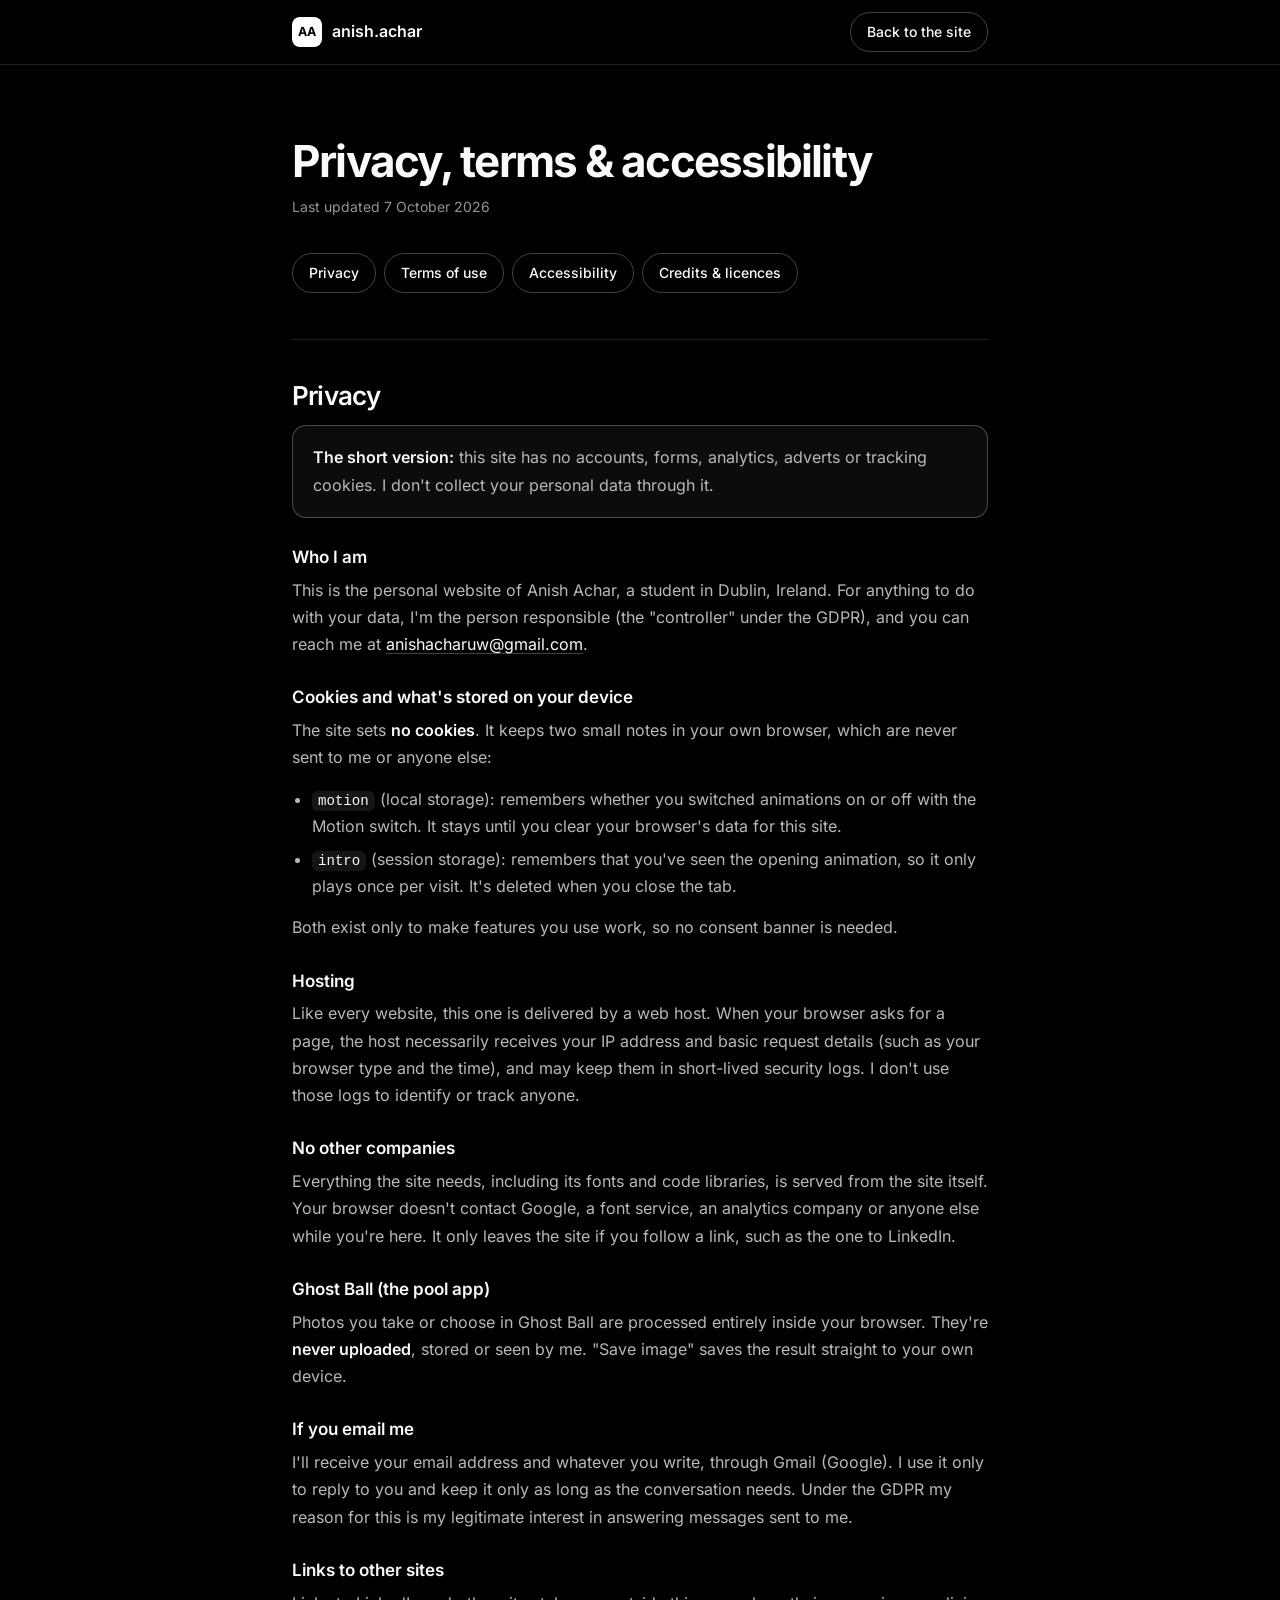
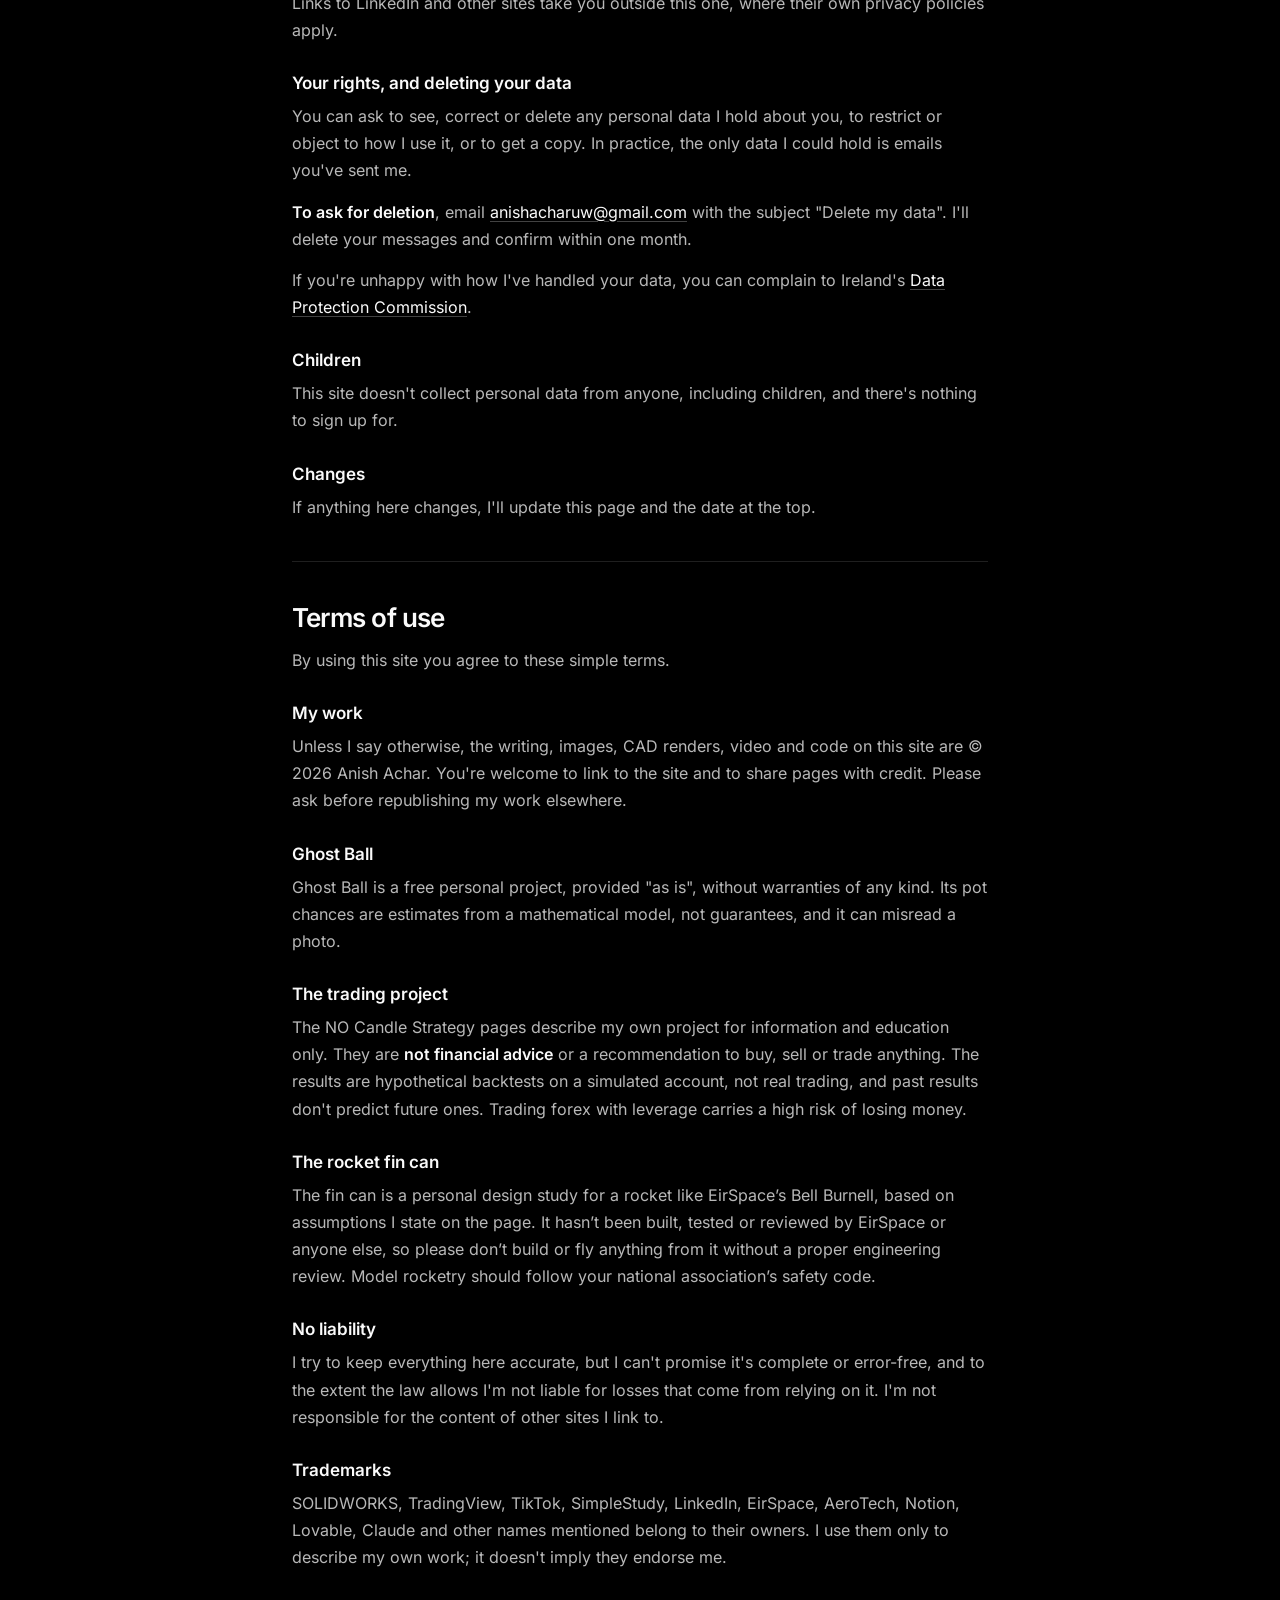
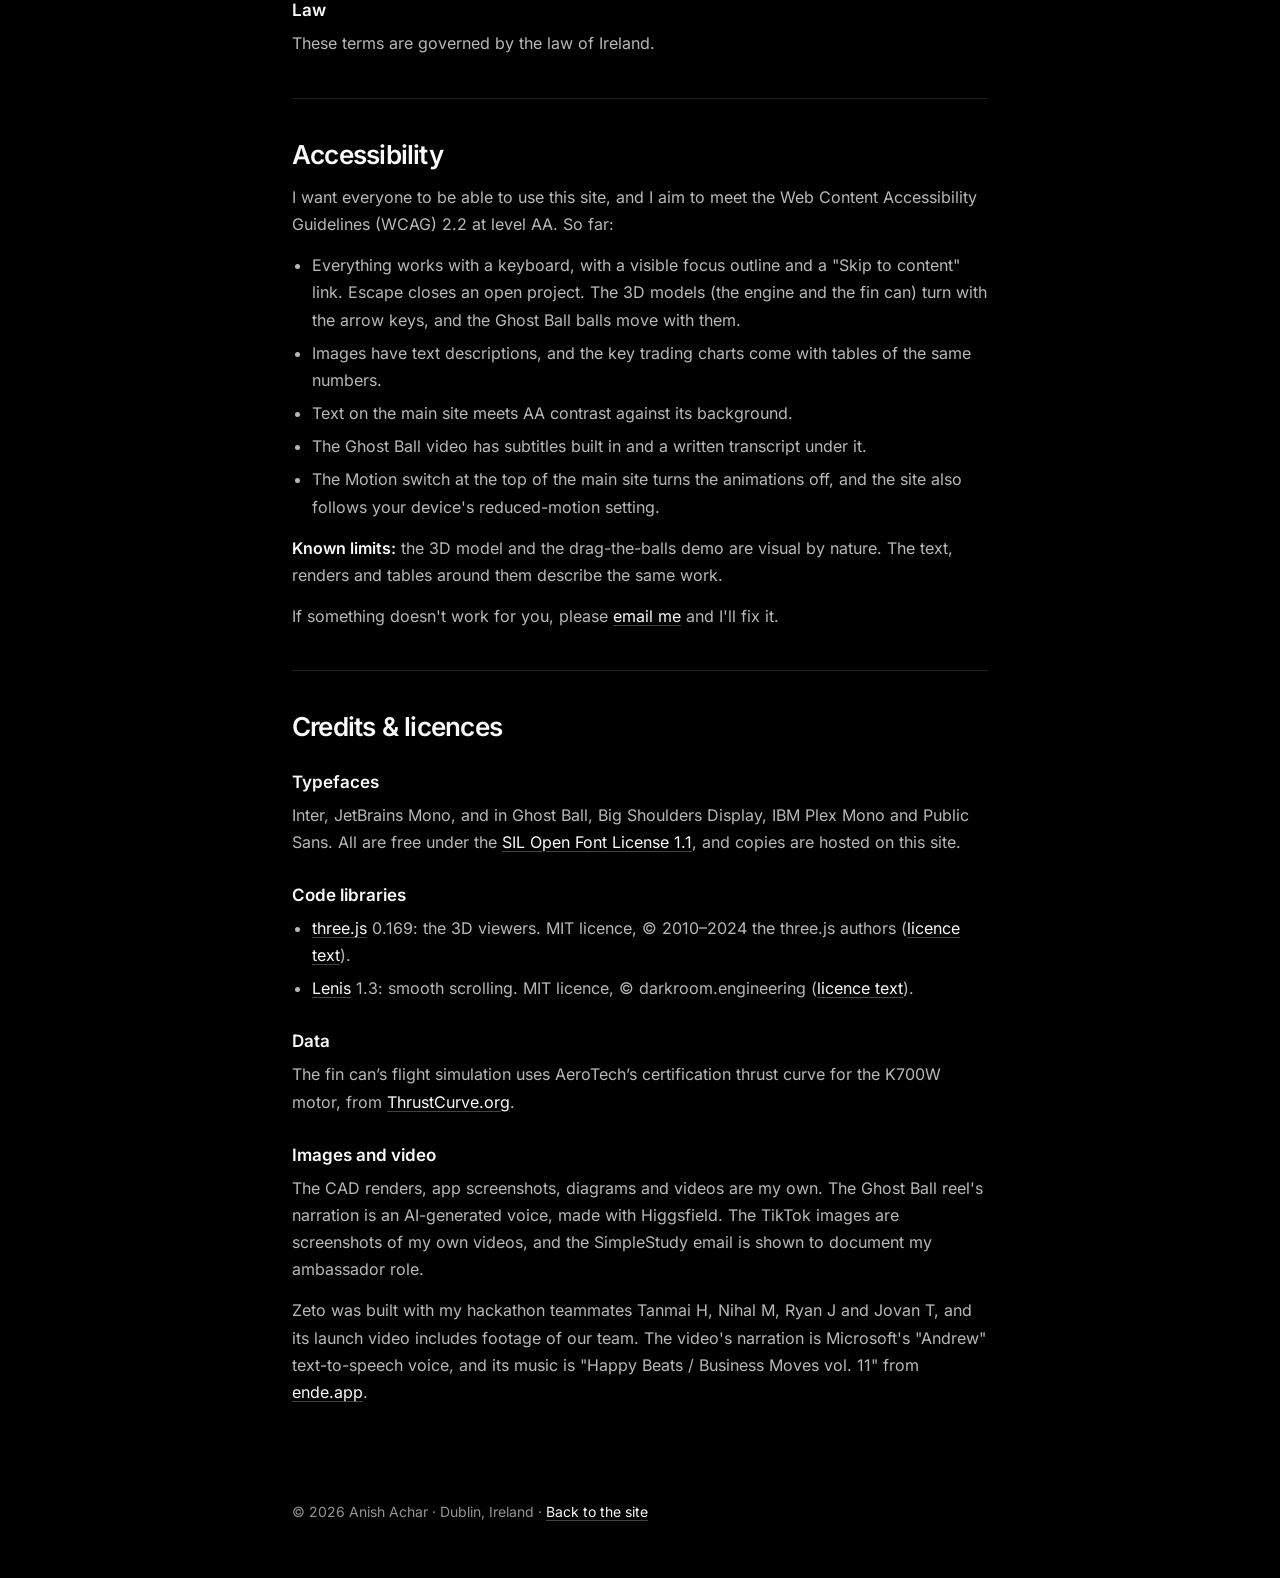
<file: legal.html>
<!doctype html>
<html lang="en">
<head>
<meta charset="utf-8">
<meta name="viewport" content="width=device-width, initial-scale=1">
<title>Privacy, terms &amp; accessibility · Anish Achar</title>
<meta name="description" content="How Anish Achar's website handles your data (it collects none), the terms for using it, its accessibility, and credits for the fonts and libraries it uses.">
<meta name="theme-color" content="#000000">
<link rel="canonical" href="https://anishachar.com/legal">
<link rel="icon" href="assets/img/favicon.svg" type="image/svg+xml">
<link rel="icon" href="assets/img/favicon-32.png" sizes="32x32" type="image/png">
<link rel="stylesheet" href="assets/fonts/fonts.css">
<style>
  :root { color-scheme: dark; --ink: #fafafa; --ink-2: #b8b8b8; --muted: #949494; --line: rgba(255, 255, 255, 0.12); --line-2: rgba(255, 255, 255, 0.26); }
  * { box-sizing: border-box; }
  html { scroll-behavior: smooth; scroll-padding-top: 84px; }
  @media (prefers-reduced-motion: reduce) { html { scroll-behavior: auto; } }
  body { margin: 0; background: #000; color: var(--ink-2); font: 400 16px/1.7 "Inter", system-ui, -apple-system, "Segoe UI", sans-serif; -webkit-font-smoothing: antialiased; }
  a { color: var(--ink); text-decoration: underline; text-decoration-color: var(--line-2); text-underline-offset: 3px; }
  a:hover { text-decoration-color: var(--ink); }
  :focus-visible { outline: 2px solid #fff; outline-offset: 3px; border-radius: 4px; }
  .skip { position: absolute; left: 16px; top: -60px; padding: 10px 16px; border-radius: 999px; background: #fff; color: #000; text-decoration: none; font-weight: 500; z-index: 10; }
  .skip:focus { top: 12px; }
  header { position: sticky; top: 0; z-index: 5; background: rgba(0, 0, 0, 0.85); backdrop-filter: blur(14px); -webkit-backdrop-filter: blur(14px); border-bottom: 1px solid var(--line); }
  .bar { max-width: 760px; margin: 0 auto; padding: 0 clamp(16px, 4vw, 32px); height: 64px; display: flex; align-items: center; justify-content: space-between; gap: 16px; }
  .brand { display: flex; align-items: center; gap: 10px; color: var(--ink); text-decoration: none; font-weight: 600; }
  .brand b { display: grid; place-items: center; width: 30px; height: 30px; border-radius: 8px; background: #fff; color: #000; font: 700 12.5px/1 "Inter", sans-serif; letter-spacing: -0.03em; }
  .back { display: inline-flex; align-items: center; min-height: 40px; padding: 0 16px; border: 1px solid var(--line-2); border-radius: 999px; color: var(--ink); text-decoration: none; font-size: 14px; font-weight: 500; }
  .back:hover { background: #151515; }
  main { max-width: 760px; margin: 0 auto; padding: clamp(40px, 7vw, 72px) clamp(16px, 4vw, 32px) 80px; }
  h1 { margin: 0 0 10px; color: var(--ink); font-size: clamp(32px, 6vw, 44px); line-height: 1.1; letter-spacing: -0.04em; font-weight: 700; }
  .updated { margin: 0 0 28px; color: var(--muted); font-size: 14px; }
  .toc { display: flex; flex-wrap: wrap; gap: 8px; margin: 0 0 40px; padding: 0; list-style: none; }
  .toc a { display: inline-flex; align-items: center; min-height: 40px; padding: 0 16px; border: 1px solid var(--line-2); border-radius: 999px; text-decoration: none; font-size: 14px; font-weight: 500; }
  .toc a:hover { background: #151515; }
  section { padding-top: 40px; margin-top: 40px; border-top: 1px solid var(--line); }
  h2 { margin: 0 0 14px; color: var(--ink); font-size: 26px; line-height: 1.2; letter-spacing: -0.03em; font-weight: 600; }
  h3 { margin: 28px 0 8px; color: var(--ink); font-size: 17px; line-height: 1.35; font-weight: 600; }
  p, ul { margin: 0 0 14px; }
  ul { padding-left: 20px; }
  li { margin: 6px 0; }
  strong { color: var(--ink); font-weight: 600; }
  code { font: 500 0.88em ui-monospace, "Cascadia Mono", Consolas, monospace; color: var(--ink); background: #151515; padding: 2px 6px; border-radius: 6px; }
  .short { padding: 18px 20px; border: 1px solid var(--line-2); border-radius: 14px; background: #0c0c0c; }
  .short p { margin: 0; }
  footer { max-width: 760px; margin: 0 auto; padding: 0 clamp(16px, 4vw, 32px) 40px; color: var(--muted); font-size: 14px; }
</style>
</head>
<body>
<a class="skip" href="#main">Skip to content</a>
<header>
  <div class="bar">
    <a class="brand" href="index.html"><b>AA</b>anish.achar</a>
    <a class="back" href="index.html">Back to the site</a>
  </div>
</header>

<main id="main">
  <h1>Privacy, terms &amp; accessibility</h1>
  <p class="updated">Last updated 7 October 2026</p>
  <ul class="toc" aria-label="On this page">
    <li><a href="#privacy">Privacy</a></li>
    <li><a href="#terms">Terms of use</a></li>
    <li><a href="#accessibility">Accessibility</a></li>
    <li><a href="#credits">Credits &amp; licences</a></li>
  </ul>

  <!-- ============================================================ privacy -->
  <section id="privacy" aria-labelledby="privacy-h">
    <h2 id="privacy-h">Privacy</h2>
    <div class="short"><p><strong>The short version:</strong> this site has no accounts, forms, analytics, adverts or tracking cookies. I don't collect your personal data through it.</p></div>

    <h3>Who I am</h3>
    <p>This is the personal website of Anish Achar, a student in Dublin, Ireland. For anything to do with your data, I'm the person responsible (the "controller" under the GDPR), and you can reach me at <a href="mailto:anishacharuw@gmail.com">anishacharuw@gmail.com</a>.</p>

    <h3 id="cookies">Cookies and what's stored on your device</h3>
    <p>The site sets <strong>no cookies</strong>. It keeps two small notes in your own browser, which are never sent to me or anyone else:</p>
    <ul>
      <li><code>motion</code> (local storage): remembers whether you switched animations on or off with the Motion switch. It stays until you clear your browser's data for this site.</li>
      <li><code>intro</code> (session storage): remembers that you've seen the opening animation, so it only plays once per visit. It's deleted when you close the tab.</li>
    </ul>
    <p>Both exist only to make features you use work, so no consent banner is needed.</p>

    <h3>Hosting</h3>
    <p>Like every website, this one is delivered by a web host. When your browser asks for a page, the host necessarily receives your IP address and basic request details (such as your browser type and the time), and may keep them in short-lived security logs. I don't use those logs to identify or track anyone.</p>

    <h3>No other companies</h3>
    <p>Everything the site needs, including its fonts and code libraries, is served from the site itself. Your browser doesn't contact Google, a font service, an analytics company or anyone else while you're here. It only leaves the site if you follow a link, such as the one to LinkedIn.</p>

    <h3>Ghost Ball (the pool app)</h3>
    <p>Photos you take or choose in Ghost Ball are processed entirely inside your browser. They're <strong>never uploaded</strong>, stored or seen by me. "Save image" saves the result straight to your own device.</p>

    <h3>If you email me</h3>
    <p>I'll receive your email address and whatever you write, through Gmail (Google). I use it only to reply to you and keep it only as long as the conversation needs. Under the GDPR my reason for this is my legitimate interest in answering messages sent to me.</p>

    <h3>Links to other sites</h3>
    <p>Links to LinkedIn and other sites take you outside this one, where their own privacy policies apply.</p>

    <h3 id="your-rights">Your rights, and deleting your data</h3>
    <p>You can ask to see, correct or delete any personal data I hold about you, to restrict or object to how I use it, or to get a copy. In practice, the only data I could hold is emails you've sent me.</p>
    <p><strong>To ask for deletion</strong>, email <a href="mailto:anishacharuw@gmail.com?subject=Delete%20my%20data">anishacharuw@gmail.com</a> with the subject "Delete my data". I'll delete your messages and confirm within one month.</p>
    <p>If you're unhappy with how I've handled your data, you can complain to Ireland's <a href="https://www.dataprotection.ie" rel="noopener" target="_blank">Data Protection Commission</a>.</p>

    <h3>Children</h3>
    <p>This site doesn't collect personal data from anyone, including children, and there's nothing to sign up for.</p>

    <h3>Changes</h3>
    <p>If anything here changes, I'll update this page and the date at the top.</p>
  </section>

  <!-- ============================================================ terms -->
  <section id="terms" aria-labelledby="terms-h">
    <h2 id="terms-h">Terms of use</h2>
    <p>By using this site you agree to these simple terms.</p>

    <h3>My work</h3>
    <p>Unless I say otherwise, the writing, images, CAD renders, video and code on this site are © 2026 Anish Achar. You're welcome to link to the site and to share pages with credit. Please ask before republishing my work elsewhere.</p>

    <h3>Ghost Ball</h3>
    <p>Ghost Ball is a free personal project, provided "as is", without warranties of any kind. Its pot chances are estimates from a mathematical model, not guarantees, and it can misread a photo.</p>

    <h3>The trading project</h3>
    <p>The NO Candle Strategy pages describe my own project for information and education only. They are <strong>not financial advice</strong> or a recommendation to buy, sell or trade anything. The results are hypothetical backtests on a simulated account, not real trading, and past results don't predict future ones. Trading forex with leverage carries a high risk of losing money.</p>

    <h3>The rocket fin can</h3>
    <p>The fin can is a personal design study for a rocket like EirSpace’s Bell Burnell, based on assumptions I state on the page. It hasn’t been built, tested or reviewed by EirSpace or anyone else, so please don’t build or fly anything from it without a proper engineering review. Model rocketry should follow your national association’s safety code.</p>

    <h3>No liability</h3>
    <p>I try to keep everything here accurate, but I can't promise it's complete or error-free, and to the extent the law allows I'm not liable for losses that come from relying on it. I'm not responsible for the content of other sites I link to.</p>

    <h3>Trademarks</h3>
    <p>SOLIDWORKS, TradingView, TikTok, SimpleStudy, LinkedIn, EirSpace, AeroTech, Notion, Lovable, Claude and other names mentioned belong to their owners. I use them only to describe my own work; it doesn't imply they endorse me.</p>

    <h3>Law</h3>
    <p>These terms are governed by the law of Ireland.</p>
  </section>

  <!-- ============================================================ accessibility -->
  <section id="accessibility" aria-labelledby="a11y-h">
    <h2 id="a11y-h">Accessibility</h2>
    <p>I want everyone to be able to use this site, and I aim to meet the Web Content Accessibility Guidelines (WCAG) 2.2 at level AA. So far:</p>
    <ul>
      <li>Everything works with a keyboard, with a visible focus outline and a "Skip to content" link. Escape closes an open project. The 3D models (the engine and the fin can) turn with the arrow keys, and the Ghost Ball balls move with them.</li>
      <li>Images have text descriptions, and the key trading charts come with tables of the same numbers.</li>
      <li>Text on the main site meets AA contrast against its background.</li>
      <li>The Ghost Ball video has subtitles built in and a written transcript under it.</li>
      <li>The Motion switch at the top of the main site turns the animations off, and the site also follows your device's reduced-motion setting.</li>
    </ul>
    <p><strong>Known limits:</strong> the 3D model and the drag-the-balls demo are visual by nature. The text, renders and tables around them describe the same work.</p>
    <p>If something doesn't work for you, please <a href="mailto:anishacharuw@gmail.com?subject=Accessibility">email me</a> and I'll fix it.</p>
  </section>

  <!-- ============================================================ credits -->
  <section id="credits" aria-labelledby="credits-h">
    <h2 id="credits-h">Credits &amp; licences</h2>
    <h3>Typefaces</h3>
    <p>Inter, JetBrains Mono, and in Ghost Ball, Big Shoulders Display, IBM Plex Mono and Public Sans. All are free under the <a href="https://openfontlicense.org" rel="noopener" target="_blank">SIL Open Font License 1.1</a>, and copies are hosted on this site.</p>
    <h3>Code libraries</h3>
    <ul>
      <li><a href="https://threejs.org" rel="noopener" target="_blank">three.js</a> 0.169: the 3D viewers. MIT licence, © 2010–2024 the three.js authors (<a href="assets/vendor/three/LICENSE.txt">licence text</a>).</li>
      <li><a href="https://lenis.darkroom.engineering" rel="noopener" target="_blank">Lenis</a> 1.3: smooth scrolling. MIT licence, © darkroom.engineering (<a href="assets/vendor/lenis/LICENSE.txt">licence text</a>).</li>
    </ul>
    <h3>Data</h3>
    <p>The fin can’s flight simulation uses AeroTech’s certification thrust curve for the K700W motor, from <a href="https://www.thrustcurve.org" rel="noopener" target="_blank">ThrustCurve.org</a>.</p>
    <h3>Images and video</h3>
    <p>The CAD renders, app screenshots, diagrams and videos are my own. The Ghost Ball reel's narration is an AI-generated voice, made with Higgsfield. The TikTok images are screenshots of my own videos, and the SimpleStudy email is shown to document my ambassador role.</p>
    <p>Zeto was built with my hackathon teammates Tanmai H, Nihal M, Ryan J and Jovan T, and its launch video includes footage of our team. The video's narration is Microsoft's "Andrew" text-to-speech voice, and its music is "Happy Beats / Business Moves vol. 11" from <a href="https://ende.app/en" rel="noopener" target="_blank">ende.app</a>.</p>
  </section>
</main>

<footer>
  <p>© 2026 Anish Achar · Dublin, Ireland · <a href="index.html">Back to the site</a></p>
</footer>
</body>
</html>
</file>
<file: assets/fonts/fonts.css>
/* Self-hosted web fonts (SIL Open Font License 1.1), so visitors' browsers never contact Google.
   Only the character sets the text uses are included; latin always. Downloaded from Google Fonts on 7 Oct 2026. */
/* Inter · greek (for: Φαβθσφ) */
@font-face {
  font-family: 'Inter';
  font-style: normal;
  font-weight: 400;
  font-display: swap;
  src: url(inter-greek-3b78c6.woff2) format('woff2');
  unicode-range: U+0370-0377, U+037A-037F, U+0384-038A, U+038C, U+038E-03A1, U+03A3-03FF;
}
/* Inter · latin-ext (for: ᵢ) */
@font-face {
  font-family: 'Inter';
  font-style: normal;
  font-weight: 400;
  font-display: swap;
  src: url(inter-latin-ext-b6db4a.woff2) format('woff2');
  unicode-range: U+0100-02BA, U+02BD-02C5, U+02C7-02CC, U+02CE-02D7, U+02DD-02FF, U+0304, U+0308, U+0329, U+1D00-1DBF, U+1E00-1E9F, U+1EF2-1EFF, U+2020, U+20A0-20AB, U+20AD-20C4, U+2113, U+2C60-2C7F, U+A720-A7FF;
}
/* Inter · latin */
@font-face {
  font-family: 'Inter';
  font-style: normal;
  font-weight: 400;
  font-display: swap;
  src: url(inter-latin-6ab57b.woff2) format('woff2');
  unicode-range: U+0000-00FF, U+0131, U+0152-0153, U+02BB-02BC, U+02C6, U+02DA, U+02DC, U+0304, U+0308, U+0329, U+2000-206F, U+20AC, U+2122, U+2191, U+2193, U+2212, U+2215, U+FEFF, U+FFFD;
}
/* Inter · greek (for: Φαβθσφ) */
@font-face {
  font-family: 'Inter';
  font-style: normal;
  font-weight: 500;
  font-display: swap;
  src: url(inter-greek-3b78c6.woff2) format('woff2');
  unicode-range: U+0370-0377, U+037A-037F, U+0384-038A, U+038C, U+038E-03A1, U+03A3-03FF;
}
/* Inter · latin-ext (for: ᵢ) */
@font-face {
  font-family: 'Inter';
  font-style: normal;
  font-weight: 500;
  font-display: swap;
  src: url(inter-latin-ext-b6db4a.woff2) format('woff2');
  unicode-range: U+0100-02BA, U+02BD-02C5, U+02C7-02CC, U+02CE-02D7, U+02DD-02FF, U+0304, U+0308, U+0329, U+1D00-1DBF, U+1E00-1E9F, U+1EF2-1EFF, U+2020, U+20A0-20AB, U+20AD-20C4, U+2113, U+2C60-2C7F, U+A720-A7FF;
}
/* Inter · latin */
@font-face {
  font-family: 'Inter';
  font-style: normal;
  font-weight: 500;
  font-display: swap;
  src: url(inter-latin-6ab57b.woff2) format('woff2');
  unicode-range: U+0000-00FF, U+0131, U+0152-0153, U+02BB-02BC, U+02C6, U+02DA, U+02DC, U+0304, U+0308, U+0329, U+2000-206F, U+20AC, U+2122, U+2191, U+2193, U+2212, U+2215, U+FEFF, U+FFFD;
}
/* Inter · greek (for: Φαβθσφ) */
@font-face {
  font-family: 'Inter';
  font-style: normal;
  font-weight: 600;
  font-display: swap;
  src: url(inter-greek-3b78c6.woff2) format('woff2');
  unicode-range: U+0370-0377, U+037A-037F, U+0384-038A, U+038C, U+038E-03A1, U+03A3-03FF;
}
/* Inter · latin-ext (for: ᵢ) */
@font-face {
  font-family: 'Inter';
  font-style: normal;
  font-weight: 600;
  font-display: swap;
  src: url(inter-latin-ext-b6db4a.woff2) format('woff2');
  unicode-range: U+0100-02BA, U+02BD-02C5, U+02C7-02CC, U+02CE-02D7, U+02DD-02FF, U+0304, U+0308, U+0329, U+1D00-1DBF, U+1E00-1E9F, U+1EF2-1EFF, U+2020, U+20A0-20AB, U+20AD-20C4, U+2113, U+2C60-2C7F, U+A720-A7FF;
}
/* Inter · latin */
@font-face {
  font-family: 'Inter';
  font-style: normal;
  font-weight: 600;
  font-display: swap;
  src: url(inter-latin-6ab57b.woff2) format('woff2');
  unicode-range: U+0000-00FF, U+0131, U+0152-0153, U+02BB-02BC, U+02C6, U+02DA, U+02DC, U+0304, U+0308, U+0329, U+2000-206F, U+20AC, U+2122, U+2191, U+2193, U+2212, U+2215, U+FEFF, U+FFFD;
}
/* Inter · greek (for: Φαβθσφ) */
@font-face {
  font-family: 'Inter';
  font-style: normal;
  font-weight: 700;
  font-display: swap;
  src: url(inter-greek-3b78c6.woff2) format('woff2');
  unicode-range: U+0370-0377, U+037A-037F, U+0384-038A, U+038C, U+038E-03A1, U+03A3-03FF;
}
/* Inter · latin-ext (for: ᵢ) */
@font-face {
  font-family: 'Inter';
  font-style: normal;
  font-weight: 700;
  font-display: swap;
  src: url(inter-latin-ext-b6db4a.woff2) format('woff2');
  unicode-range: U+0100-02BA, U+02BD-02C5, U+02C7-02CC, U+02CE-02D7, U+02DD-02FF, U+0304, U+0308, U+0329, U+1D00-1DBF, U+1E00-1E9F, U+1EF2-1EFF, U+2020, U+20A0-20AB, U+20AD-20C4, U+2113, U+2C60-2C7F, U+A720-A7FF;
}
/* Inter · latin */
@font-face {
  font-family: 'Inter';
  font-style: normal;
  font-weight: 700;
  font-display: swap;
  src: url(inter-latin-6ab57b.woff2) format('woff2');
  unicode-range: U+0000-00FF, U+0131, U+0152-0153, U+02BB-02BC, U+02C6, U+02DA, U+02DC, U+0304, U+0308, U+0329, U+2000-206F, U+20AC, U+2122, U+2191, U+2193, U+2212, U+2215, U+FEFF, U+FFFD;
}
/* JetBrains Mono · greek (for: Φαβθσφ) */
@font-face {
  font-family: 'JetBrains Mono';
  font-style: normal;
  font-weight: 400;
  font-display: swap;
  src: url(jetbrains-mono-greek-db1e20.woff2) format('woff2');
  unicode-range: U+0370-0377, U+037A-037F, U+0384-038A, U+038C, U+038E-03A1, U+03A3-03FF;
}
/* JetBrains Mono · latin-ext (for: ᵢ) */
@font-face {
  font-family: 'JetBrains Mono';
  font-style: normal;
  font-weight: 400;
  font-display: swap;
  src: url(jetbrains-mono-latin-ext-c8b23d.woff2) format('woff2');
  unicode-range: U+0100-02BA, U+02BD-02C5, U+02C7-02CC, U+02CE-02D7, U+02DD-02FF, U+0304, U+0308, U+0329, U+1D00-1DBF, U+1E00-1E9F, U+1EF2-1EFF, U+2020, U+20A0-20AB, U+20AD-20C4, U+2113, U+2C60-2C7F, U+A720-A7FF;
}
/* JetBrains Mono · latin */
@font-face {
  font-family: 'JetBrains Mono';
  font-style: normal;
  font-weight: 400;
  font-display: swap;
  src: url(jetbrains-mono-latin-0a7197.woff2) format('woff2');
  unicode-range: U+0000-00FF, U+0131, U+0152-0153, U+02BB-02BC, U+02C6, U+02DA, U+02DC, U+0304, U+0308, U+0329, U+2000-206F, U+20AC, U+2122, U+2191, U+2193, U+2212, U+2215, U+FEFF, U+FFFD;
}
/* JetBrains Mono · greek (for: Φαβθσφ) */
@font-face {
  font-family: 'JetBrains Mono';
  font-style: normal;
  font-weight: 500;
  font-display: swap;
  src: url(jetbrains-mono-greek-db1e20.woff2) format('woff2');
  unicode-range: U+0370-0377, U+037A-037F, U+0384-038A, U+038C, U+038E-03A1, U+03A3-03FF;
}
/* JetBrains Mono · latin-ext (for: ᵢ) */
@font-face {
  font-family: 'JetBrains Mono';
  font-style: normal;
  font-weight: 500;
  font-display: swap;
  src: url(jetbrains-mono-latin-ext-c8b23d.woff2) format('woff2');
  unicode-range: U+0100-02BA, U+02BD-02C5, U+02C7-02CC, U+02CE-02D7, U+02DD-02FF, U+0304, U+0308, U+0329, U+1D00-1DBF, U+1E00-1E9F, U+1EF2-1EFF, U+2020, U+20A0-20AB, U+20AD-20C4, U+2113, U+2C60-2C7F, U+A720-A7FF;
}
/* JetBrains Mono · latin */
@font-face {
  font-family: 'JetBrains Mono';
  font-style: normal;
  font-weight: 500;
  font-display: swap;
  src: url(jetbrains-mono-latin-0a7197.woff2) format('woff2');
  unicode-range: U+0000-00FF, U+0131, U+0152-0153, U+02BB-02BC, U+02C6, U+02DA, U+02DC, U+0304, U+0308, U+0329, U+2000-206F, U+20AC, U+2122, U+2191, U+2193, U+2212, U+2215, U+FEFF, U+FFFD;
}
</file>
<file: assets/css/site.css>
/* ==========================================================================
   Anish Achar — personal site. Minimal black & white: one typeface (Inter),
   pure black ground, hairline borders, white as the only "active" colour.
   Tabbed pages; projects open as maximised panels.
   ========================================================================== */

:root {
  color-scheme: dark;
  --bg: #000000;
  --surface: #0c0c0c;
  --surface-2: #151515;
  --line: rgba(255, 255, 255, 0.09);
  --line-2: rgba(255, 255, 255, 0.14);
  --line-3: rgba(255, 255, 255, 0.26);

  --ink: #fafafa;
  --ink-2: #b8b8b8;
  --muted: #949494;
  --dim: #8a8a8a;   /* the faintest text colour: still 5.3:1 on --surface-2 (WCAG AA) */
  --hover: rgba(255, 255, 255, 0.06);

  /* chart roles (validated dark categorical slots 1–4, one per currency pair) — the only colour on the site */
  --c-eurusd: #3987e5;
  --c-gbpjpy: #d95926;
  --c-gbpusd: #199e70;
  --c-audjpy: #c98500;
  --c-muted: #5c5c5c;
  --c-spx: #f5f5f5;
  --good: #22c55e;
  --bad: #f05252;

  --font: "Inter", system-ui, -apple-system, "Segoe UI", sans-serif;
  --mono: "JetBrains Mono", ui-monospace, "Cascadia Mono", Consolas, monospace;

  --nav-h: 64px;
  --r: 14px;
  --maxw: 1200px;
  --gutter: clamp(16px, 4vw, 40px);

  /* motion: one shared rhythm. Arrivals decelerate, departures accelerate and run shorter. */
  --ease: cubic-bezier(0.2, 0.7, 0.2, 1);
  --ease-out: cubic-bezier(0.16, 1, 0.3, 1);       /* arriving */
  --ease-in: cubic-bezier(0.5, 0, 0.75, 0);        /* leaving */
  --ease-spring: cubic-bezier(0.22, 1.2, 0.36, 1); /* fallback for the spring below */
  --dur-1: 160ms;   /* hover, press */
  --dur-2: 300ms;   /* state changes */
  --dur-3: 560ms;   /* things arriving */
  --dur-4: 820ms;   /* big entrances */
}
@supports (transition-timing-function: linear(0, 1)) {
  /* a soft spring with a ~2% overshoot, for things that glide into place */
  :root { --ease-spring: linear(0, 0.006, 0.025 2.8%, 0.101 6.1%, 0.539 18.9%, 0.721 25.3%, 0.849 31.5%, 0.937 38.1%, 0.968 41.8%, 0.991 45.7%, 1.006 50.1%, 1.015 55%, 1.017 63.9%, 1.001 85.2%, 1); }
}

*, *::before, *::after { box-sizing: border-box; }
html { scrollbar-gutter: stable; -webkit-text-size-adjust: 100%; }
html.po-open { overflow: hidden; }
body {
  margin: 0;
  background: var(--bg);
  color: var(--ink);
  font: 400 16px/1.6 var(--font);
  font-feature-settings: "cv11", "ss01";
  -webkit-font-smoothing: antialiased;
  overflow-x: hidden;
}
img, svg, canvas { display: block; max-width: 100%; }
a { color: inherit; text-decoration: none; }
button { font: inherit; color: inherit; }
::selection { background: #fff; color: #000; }
:focus-visible { outline: 2px solid #fff; outline-offset: 3px; border-radius: 4px; }
main:focus { outline: none; }

.wrap { width: 100%; max-width: var(--maxw); margin: 0 auto; padding: 0 var(--gutter); }
.skip { position: absolute; left: -999px; top: 8px; background: #fff; color: #000; padding: 8px 12px; border-radius: 999px; z-index: 100; }
.skip:focus { left: 8px; }
/* only shown when index.html is opened straight from disk (see the script in <head>) */
.file-note { position: fixed; left: 16px; right: 16px; bottom: 16px; z-index: 300; max-width: 720px; margin: 0 auto; padding: 14px 18px; border-radius: 14px; background: #fff; color: #000; font: 400 14.5px/1.5 var(--font); box-shadow: 0 20px 50px rgba(0, 0, 0, 0.6); }
.file-note b { font-weight: 600; }

/* ------------------------------------------------------------------ buttons */
.btn {
  display: inline-flex; align-items: center; gap: 8px;
  height: 44px; padding: 0 20px;
  border: 1px solid var(--line-3); border-radius: 999px;
  background: transparent;
  font: 500 14.5px/1 var(--font);
  cursor: pointer;
  transition: border-color 0.2s, background 0.2s, color 0.2s, transform 0.2s var(--ease);
}
.btn:hover { background: var(--surface-2); border-color: rgba(255, 255, 255, 0.4); }
.btn svg { width: 16px; height: 16px; flex: none; }
.btn-primary { background: #fff; border-color: #fff; color: #000; }
.btn-primary:hover { background: #e4e4e4; border-color: #e4e4e4; }
.btn-sm { height: 36px; padding: 0 16px; font-size: 13.5px; }
/* pressed feedback for everything clickable */
.btn:active, .po-min:active, .v-tools button:active, .seg button:active, .nav-toggle:active { transform: scale(0.97); }
.tile:active, .launch:active { transform: scale(0.99); }
/* trailing arrows nudge the way they point */
.btn > svg:last-child { transition: transform var(--dur-2) var(--ease-spring); }
.btn:hover > svg:last-child { transform: translate(var(--nx, 3px), var(--ny, 0)); }
.btn[download], .btn[data-gb-scroll] { --nx: 0px; --ny: 2px; }
.btn[target="_blank"] { --nx: 2px; --ny: -2px; }

/* a soft light that follows the pointer across clickable cards (pointer devices only, set up in main.js) */
.spot { position: relative; }
.spot::before {
  content: ""; position: absolute; inset: 0; z-index: 2; border-radius: inherit; pointer-events: none; opacity: 0;
  background: radial-gradient(280px circle at var(--mx, 50%) var(--my, 50%), rgba(255, 255, 255, 0.08), transparent 65%);
  transition: opacity var(--dur-2) var(--ease-out);
}
.spot:hover::before { opacity: 1; }

/* ------------------------------------------------------------------ nav (tabs) */
.nav {
  position: fixed; top: 0; left: 0; right: 0; z-index: 50; height: var(--nav-h);
  background: rgba(0, 0, 0, 0.78); backdrop-filter: blur(16px) saturate(140%); -webkit-backdrop-filter: blur(16px) saturate(140%);
  border-bottom: 1px solid var(--line);
}
.nav-in { max-width: var(--maxw); margin: 0 auto; padding: 0 var(--gutter); height: 100%; display: flex; align-items: center; gap: 24px; }
.brand { display: flex; align-items: center; gap: 10px; font: 600 16px/1 var(--font); letter-spacing: -0.01em; color: var(--ink); }
.brand-mark { display: grid; place-items: center; width: 30px; height: 30px; border-radius: 8px; background: #fff; color: #000; font: 700 12.5px/1 var(--font); letter-spacing: -0.03em; }
.brand-name { transition: color 0.2s; }
.brand:hover .brand-name { color: var(--ink-2); }
.nav-links { position: relative; display: flex; gap: 2px; margin-left: auto; }
.nav-links a { padding: 9px 16px; font: 500 14.5px/1 var(--font); color: var(--muted); border-radius: 999px; transition: color var(--dur-2), background var(--dur-2); }
.nav-links a:hover { color: var(--ink); background: var(--hover); }
.nav-links a.active { color: #000; background: #fff; }
/* one white pill that glides to the active tab; "difference" blending turns whatever text it covers black,
   so labels invert exactly where the pill is, even mid-glide */
.nav-pill { display: none; position: absolute; left: 0; top: 0; z-index: 2; border-radius: 999px; background: #fff; mix-blend-mode: difference; pointer-events: none;
  transition: transform var(--dur-3) var(--ease-spring), width var(--dur-3) var(--ease-spring), height var(--dur-3) var(--ease-spring); }
@media (min-width: 861px) {
  .nav-links.has-pill .nav-pill { display: block; }
  .nav-links.has-pill a.active { color: var(--ink); background: transparent; }
}
.nav-toggle { display: none; margin-left: auto; width: 40px; height: 40px; border: 1px solid var(--line-2); border-radius: 999px; background: transparent; cursor: pointer; }
.nav-toggle span { display: block; width: 16px; height: 1.5px; margin: 4px auto; background: var(--ink); transition: transform 0.25s; }
.nav-toggle[aria-expanded="true"] span:first-child { transform: translateY(2.75px) rotate(45deg); }
.nav-toggle[aria-expanded="true"] span:last-child { transform: translateY(-2.75px) rotate(-45deg); }

@media (max-width: 860px) {
  .nav-toggle { display: block; }
  .nav .nav-cv { display: none; }
  .nav-links {
    position: absolute; top: var(--nav-h); left: 0; right: 0; flex-direction: column; gap: 2px;
    padding: 10px var(--gutter) 18px; background: rgba(0, 0, 0, 0.97); border-bottom: 1px solid var(--line);
    transform: translateY(-8px); opacity: 0; pointer-events: none; transition: opacity 0.2s, transform 0.2s;
  }
  .nav-links.open { transform: none; opacity: 1; pointer-events: auto; }
  .nav-links a { padding: 15px 16px; font-size: 16px; }
  /* the menu's links drop in one after another */
  .nav-links a { opacity: 0; translate: 0 -6px; transition: opacity var(--dur-2) var(--ease-out), translate var(--dur-2) var(--ease-out), color var(--dur-2), background var(--dur-2); }
  .nav-links.open a { opacity: 1; translate: none; }
  .nav-links.open a:nth-of-type(2) { transition-delay: 35ms; }
  .nav-links.open a:nth-of-type(3) { transition-delay: 70ms; }
  .nav-links.open a:nth-of-type(4) { transition-delay: 105ms; }
  .nav-links.open a:nth-of-type(5) { transition-delay: 140ms; }
}

/* ------------------------------------------------------------------ tab views */
.view { min-height: 100svh; padding: calc(var(--nav-h) + clamp(40px, 6vw, 80px)) 0 64px; }
.view[hidden] { display: none; }
.view.enter { animation: view-in var(--dur-3) var(--ease-out) both; } /* fallback when View Transitions aren't supported */
@keyframes view-in { from { opacity: 0; transform: translateY(10px); } to { opacity: 1; transform: none; } }

/* tab changes: the page slides in the direction you're moving through the tabs; the nav stays put and its pill glides */
.nav { view-transition-name: nav; }
::view-transition-old(nav) { display: none; }
::view-transition-new(nav) { animation: none; }
::view-transition-old(root) { animation: vt-out-fwd var(--dur-2) var(--ease-in) both; }
::view-transition-new(root) { animation: vt-in-fwd var(--dur-3) var(--ease-out) both; }
html[data-dir="back"]::view-transition-old(root) { animation-name: vt-out-back; }
html[data-dir="back"]::view-transition-new(root) { animation-name: vt-in-back; }
@keyframes vt-out-fwd { to { opacity: 0; transform: translateX(-32px); } }
@keyframes vt-in-fwd { from { opacity: 0; transform: translateX(44px); } }
@keyframes vt-out-back { to { opacity: 0; transform: translateX(32px); } }
@keyframes vt-in-back { from { opacity: 0; transform: translateX(-44px); } }
.view-about { padding-top: 0; }

/* ------------------------------------------------------------------ hero */
.hero { position: relative; padding: calc(var(--nav-h) + 56px) 0 24px; min-height: min(100svh, 960px); display: flex; flex-direction: column; justify-content: center; }
.hero-grid { display: grid; grid-template-columns: minmax(0, 1.05fr) minmax(0, 1fr); gap: clamp(28px, 5vw, 72px); align-items: center; }
.eyebrow { display: inline-flex; align-items: center; gap: 10px; margin: 0 0 22px; font: 500 14px/1.45 var(--font); color: var(--ink-2); }
.eyebrow .dot { display: none; }
.hero-who { display: flex; align-items: center; gap: 16px; margin-bottom: 22px; }
.avatar { width: 56px; height: 56px; border-radius: 50%; border: 1px solid var(--line-2); object-fit: cover; background: var(--surface); }
.hero-name { margin: 0; font: 600 clamp(56px, 9.2vw, 124px)/0.92 var(--font); letter-spacing: -0.055em; color: var(--ink); }
/* each line of the name rises out of its own mask the first time About is shown */
.hero-name .ln { display: block; overflow: hidden; padding-bottom: 0.08em; margin-bottom: -0.08em; }
.hero-name .ln > span { display: inline-block; }
.js .hero-name .ln > span { transform: translateY(110%); animation: rise var(--dur-4) var(--ease-out) 60ms forwards; }
.js .hero-name .ln + .ln > span { animation-delay: 150ms; }
@keyframes rise { to { transform: none; } }
.caret { display: none; }
.hero-lede { max-width: 520px; margin: 28px 0 32px; font-size: clamp(17px, 1.6vw, 20px); line-height: 1.55; color: var(--ink-2); }
.hero-lede em { font-style: normal; color: var(--ink); }
.hero-cta { display: flex; flex-wrap: wrap; gap: 10px; }
/* now / based in / say hi: a small spec table under the buttons */
.hero-facts { max-width: 540px; margin: 36px 0 0; }
.hero-facts > div { display: grid; grid-template-columns: 76px minmax(0, 1fr); gap: 12px; align-items: center; min-height: 46px; padding: 6px 0; border-top: 1px solid var(--line); }
.hero-facts > div:last-child { border-bottom: 1px solid var(--line); }
.hero-facts dt { font: 500 13px/1.4 var(--font); color: var(--muted); }
.hero-facts dd { margin: 0; font-size: 14.5px; line-height: 1.45; color: var(--ink-2); }
.hero-facts dd > a:not(.icon-btn) { color: var(--ink); text-decoration: underline; text-decoration-color: var(--line-3); text-underline-offset: 3px; transition: text-decoration-color 0.2s; }
.hero-facts dd > a:not(.icon-btn):hover { text-decoration-color: var(--ink); }
.hf-time b { font-weight: 500; color: var(--ink); font-variant-numeric: tabular-nums; }
.hf-hi { display: flex; flex-wrap: wrap; align-items: center; gap: 6px 8px; }
.hf-hi > a:first-child { margin-right: 4px; }
.icon-btn { display: inline-grid; place-items: center; width: 32px; height: 32px; padding: 0; border: 1px solid var(--line-2); border-radius: 999px; background: transparent; color: var(--ink-2); cursor: pointer; transition: border-color 0.2s, color 0.2s, background 0.2s; }
.icon-btn:hover { border-color: var(--line-3); color: var(--ink); background: var(--hover); }
.icon-btn svg { width: 15px; height: 15px; }
@media (max-width: 520px) { .hero-facts > div { grid-template-columns: minmax(0, 1fr); gap: 4px; padding: 10px 0; } }

.hero-fig { margin: 0; }
.sheet { position: relative; border: 1px solid var(--line-2); border-radius: 18px; background: var(--surface); overflow: hidden; }
.sheet::before {
  content: ""; position: absolute; inset: 10px; pointer-events: none;
  background:
    linear-gradient(var(--line-2), var(--line-2)) top left / 12px 1px no-repeat,
    linear-gradient(var(--line-2), var(--line-2)) top left / 1px 12px no-repeat,
    linear-gradient(var(--line-2), var(--line-2)) top right / 12px 1px no-repeat,
    linear-gradient(var(--line-2), var(--line-2)) top right / 1px 12px no-repeat,
    linear-gradient(var(--line-2), var(--line-2)) bottom left / 12px 1px no-repeat,
    linear-gradient(var(--line-2), var(--line-2)) bottom left / 1px 12px no-repeat,
    linear-gradient(var(--line-2), var(--line-2)) bottom right / 12px 1px no-repeat,
    linear-gradient(var(--line-2), var(--line-2)) bottom right / 1px 12px no-repeat;
}
.sheet-top { display: flex; justify-content: space-between; padding: 16px 22px 0; font: 500 11px/1 var(--mono); letter-spacing: 0.06em; color: var(--muted); }
.sheet-top b { color: var(--ink); font-weight: 500; }
#hero-svg { width: 100%; height: auto; aspect-ratio: 800 / 760; }
.sheet-foot { display: grid; grid-template-columns: repeat(3, 1fr); border-top: 1px solid var(--line); font: 500 11.5px/1.3 var(--mono); }
.sheet-foot > div { padding: 10px 14px 12px; border-right: 1px solid var(--line); color: var(--ink); white-space: nowrap; overflow: hidden; text-overflow: ellipsis; }
.sheet-foot > div:last-child { border-right: 0; }
.sheet-foot span { display: block; margin-bottom: 4px; font-size: 9.5px; letter-spacing: 0.08em; color: var(--dim); }
.sheet-foot b { font-weight: 500; color: var(--ink); }

/* one proof number per project; each opens that project */
.hero-stats { display: grid; grid-template-columns: repeat(4, 1fr); margin: clamp(48px, 7vw, 80px) 0 0; padding: 0; list-style: none; border: 1px solid var(--line); border-radius: 18px; background: var(--surface); overflow: hidden; }
.hero-stats li + li { border-left: 1px solid var(--line); }
.hero-stats a { position: relative; display: flex; flex-direction: column; justify-content: space-between; gap: 10px; height: 100%; padding: 22px 24px; transition: background var(--dur-2) var(--ease-out); }
.hero-stats a:hover { background: var(--surface-2); }
.hs-label { padding-right: 24px; font: 500 13px/1.4 var(--font); color: var(--muted); }
.hs-num { font: 600 clamp(28px, 3vw, 38px)/1 var(--font); letter-spacing: -0.035em; color: var(--ink); }
.hs-go { position: absolute; top: 21px; right: 20px; width: 16px; height: 16px; color: var(--dim); transition: color var(--dur-1), transform var(--dur-2) var(--ease-spring); }
.hero-stats a:hover .hs-go { color: var(--ink); transform: translate(2px, -2px); }

@media (max-width: 960px) {
  .hero { min-height: 0; }
  .hero-grid { grid-template-columns: 1fr; }
  .hero-fig { max-width: 560px; }
  .hero-stats { grid-template-columns: repeat(2, 1fr); }
  .hero-stats li + li { border-left: 0; }
  .hero-stats li:nth-child(even) { border-left: 1px solid var(--line); }
  .hero-stats li:nth-child(-n+2) { border-bottom: 1px solid var(--line); }
}
@media (max-width: 400px) { .hero-stats a { padding: 18px 16px; } .hs-label { padding-right: 18px; } .hs-go { top: 17px; right: 12px; } }

/* ------------------------------------------------------------------ section heads */
.section { padding-top: clamp(72px, 10vw, 128px); }
.sec-head { display: flex; align-items: baseline; gap: 18px; margin-bottom: clamp(28px, 4vw, 44px); }
.sec-num, .sec-rule { display: none; }
.sec-head h2 { margin: 0; flex: 1; font: 600 clamp(38px, 5.2vw, 60px)/1.02 var(--font); letter-spacing: -0.045em; }
.sec-kicker { margin: 0; font: 400 15px/1.4 var(--font); color: var(--muted); white-space: nowrap; }
@media (max-width: 640px) { .sec-kicker { display: none; } .sheet-foot > div { white-space: normal; } }
.sub-h { margin: 64px 0 20px; font: 600 22px/1.2 var(--font); letter-spacing: -0.025em; color: var(--ink); }

/* content only starts hidden once main.js is running, so it can never get stuck invisible */
/* An animation, not a transition, so it never overrides an element's own hover/press transitions; it moves the
   separate `translate` property, so hover lifts and press scales (which use `transform`) still apply on top. */
.js .reveal:not(.in) { opacity: 0; translate: 0 18px; }
.js .reveal.in { animation: reveal-in var(--dur-4) var(--ease-out) backwards; }
@keyframes reveal-in { from { opacity: 0; translate: 0 18px; } to { opacity: 1; translate: none; } }
@media print { .js .reveal:not(.in), .js .wipe:not(.wiped) { opacity: 1 !important; translate: none !important; } .nav { position: static; } .view[hidden] { display: block; } }

/* ------------------------------------------------------------------ about */
.about-grid { display: grid; grid-template-columns: minmax(0, 1.25fr) minmax(0, 1fr); gap: clamp(28px, 5vw, 64px); }
.about-grid > *, .build-grid > *, .ex-grid > *, .edu-grid > *, .two-col > *, .skills-grid > *, .hero-grid > *, .proj-layout > * { min-width: 0; }
.about-copy p { margin: 0 0 16px; color: var(--ink-2); font-size: 17px; }
.about-copy .big { font: 500 clamp(22px, 2.3vw, 28px)/1.38 var(--font); letter-spacing: -0.025em; color: var(--ink); margin-bottom: 22px; }
.about-copy strong { color: var(--ink); font-weight: 600; }
/* the CV in six lines */
.glance { align-self: start; padding: 20px 22px 8px; border: 1px solid var(--line); border-radius: var(--r); background: var(--surface); }
.glance h3 { margin: 0 0 8px; font: 600 15px/1.2 var(--font); color: var(--ink); }
.glance dl { margin: 0; }
.glance dl > div { display: grid; grid-template-columns: 116px minmax(0, 1fr); gap: 14px; padding: 12px 0; border-top: 1px solid var(--line); }
.glance dt { font: 500 13px/1.5 var(--font); color: var(--muted); }
.glance dd { margin: 0; font-size: 14.5px; line-height: 1.45; color: var(--ink-2); }

.interests { display: grid; grid-template-columns: repeat(4, 1fr); gap: 12px; }
.interest { position: relative; padding: 24px; border: 1px solid var(--line); border-radius: var(--r); background: var(--surface); transition: border-color var(--dur-2), background var(--dur-2), transform var(--dur-2) var(--ease-spring); }
.interest:hover { border-color: var(--line-3); background: var(--surface-2); }
.interest svg { width: 30px; height: 30px; color: var(--ink); margin-bottom: 20px; }
.interest h4 { margin: 0 0 8px; font: 600 17px/1.25 var(--font); letter-spacing: -0.015em; }
.interest p { margin: 0; font-size: 14.5px; color: var(--muted); line-height: 1.55; }

/* project shortcuts at the bottom of About */
.launch-head { display: flex; align-items: baseline; gap: 16px; margin: 64px 0 20px; }
.launch-all { font: 500 14px/1 var(--font); color: var(--muted); white-space: nowrap; }
.launch-all:hover { color: var(--ink); }
.launcher { display: grid; grid-template-columns: repeat(3, 1fr); gap: 12px; } /* seven projects + "All projects": 4 columns from 1021px (fincan.css) */
.launch { position: relative; display: flex; align-items: center; gap: 14px; padding: 12px 16px 12px 12px; border: 1px solid var(--line); border-radius: var(--r); background: var(--surface); transition: border-color var(--dur-2), background var(--dur-2), transform var(--dur-2) var(--ease-spring); }
.launch:hover { border-color: var(--line-3); background: var(--surface-2); }
.launch-art { flex: none; width: 60px; height: 60px; border-radius: 10px; overflow: hidden; display: grid; place-items: center; background: #161616; border: 1px solid var(--line); }
.launch-art img { width: 118%; height: auto; max-width: none; }
.launch-art svg { width: 100%; height: 100%; }
.launch-art .tt-glyph { width: 28px; height: 28px; color: #fff; }
.launch-more .launch-art svg { width: 26px; height: 26px; color: var(--ink-2); }
.launch-txt { display: grid; gap: 2px; min-width: 0; flex: 1; }
.launch-txt b { font: 600 15px/1.25 var(--font); letter-spacing: -0.01em; }
.launch-txt small { font-size: 13px; color: var(--muted); white-space: nowrap; overflow: hidden; text-overflow: ellipsis; }
.launch-go { font-size: 16px; color: var(--dim); transition: color var(--dur-1), transform var(--dur-2) var(--ease-spring); }
.launch:hover .launch-go { color: var(--ink); transform: translate(2px, -2px); }

@media (max-width: 1020px) { .launcher { grid-template-columns: 1fr 1fr; } }
@media (max-width: 960px) {
  .about-grid { grid-template-columns: 1fr; }
  .interests { grid-template-columns: repeat(2, 1fr); }
}
@media (max-width: 520px) {
  .interests, .launcher { grid-template-columns: 1fr; }
  .glance dl > div { grid-template-columns: minmax(0, 1fr); gap: 2px; }
}

/* ------------------------------------------------------------------ projects tab: 4 squares */
.proj-layout { display: grid; grid-template-columns: minmax(0, 1fr) auto; gap: clamp(28px, 5vw, 72px); align-items: center; }
.proj-intro .big { margin: 0 0 16px; font: 500 clamp(22px, 2.4vw, 30px)/1.3 var(--font); letter-spacing: -0.03em; }
.proj-intro p { margin: 0 0 24px; color: var(--ink-2); max-width: 440px; }
.proj-index { list-style: none; margin: 0; padding: 0; border-top: 1px solid var(--line); max-width: 440px; }
.proj-index a { display: flex; align-items: center; gap: 16px; padding: 15px 4px; border-bottom: 1px solid var(--line); font: 500 16px/1.3 var(--font); letter-spacing: -0.01em; color: var(--ink-2); transition: color 0.2s, padding 0.25s var(--ease); }
.proj-index a span { font: 500 13px/1 var(--font); color: var(--dim); font-variant-numeric: tabular-nums; }
.proj-index a::after { content: "↗"; margin-left: auto; color: var(--dim); transition: color 0.2s; }
.proj-index a:hover, .proj-index a.hot { color: var(--ink); padding-left: 10px; }
.proj-index a:hover span, .proj-index a.hot span, .proj-index a:hover::after, .proj-index a.hot::after { color: var(--ink); }

.tiles { --tile: clamp(160px, min(calc((100svh - var(--nav-h) - 230px) / 2), 29vw), 330px); display: grid; grid-template-columns: repeat(2, var(--tile)); gap: 14px; }
.tile {
  position: relative; display: block; width: var(--tile); aspect-ratio: 1; border-radius: 20px; overflow: hidden; isolation: isolate;
  border: 1px solid var(--line); container-type: inline-size;
  background: radial-gradient(90% 70% at 50% 30%, #1a1a1a 0%, #0c0c0c 70%);
  transition: border-color var(--dur-2), transform var(--dur-3) var(--ease-spring);
}
.tile::after { content: ""; position: absolute; inset: 0; background: linear-gradient(180deg, transparent 48%, rgba(0, 0, 0, 0.9) 100%); pointer-events: none; }
.tile:hover, .tile.hot { border-color: var(--line-3); transform: translateY(-3px); }
.tile-art { position: absolute; inset: 0; display: grid; place-items: center; transition: transform var(--dur-4) var(--ease-out); }
.tile:hover .tile-art, .tile.hot .tile-art { transform: scale(1.04); }
.tile-v8 .tile-art img { width: 92%; height: auto; margin-top: -16%; filter: drop-shadow(0 20px 30px rgba(0, 0, 0, 0.7)); }
.tile-trading .tile-art svg { width: 88%; margin-top: -16%; }
.tile-biking .tile-art svg { width: 90%; margin-top: -16%; }
.tile-top { position: absolute; top: 14px; left: 16px; right: 14px; z-index: 1; display: flex; justify-content: space-between; align-items: center; }
.tile-num { font: 500 clamp(11px, 4cqi, 13px)/1 var(--font); color: var(--muted); font-variant-numeric: tabular-nums; }
.tile-max { display: grid; place-items: center; width: 30px; height: 30px; border-radius: 999px; border: 1px solid var(--line-2); background: rgba(0, 0, 0, 0.5); color: var(--ink-2); transition: all 0.25s; }
.tile-max svg { width: 14px; height: 14px; }
.tile:hover .tile-max { background: #fff; border-color: #fff; color: #000; }
.tile-info { position: absolute; left: 16px; right: 16px; bottom: 15px; z-index: 1; display: grid; gap: 3px; }
.tile-kicker { font: 500 clamp(10.5px, 3.8cqi, 12.5px)/1.25 var(--font); color: var(--muted); }
.tile-title { font: 600 clamp(17px, 8.4cqi, 28px)/1.08 var(--font); letter-spacing: -0.035em; color: #fff; }
.tile-sub { font-size: clamp(11.5px, 4.4cqi, 14px); line-height: 1.35; color: var(--ink-2); }
@container (max-width: 210px) { .tile-sub, .tile-kicker { display: none; } .tile-info { left: 12px; right: 12px; bottom: 12px; } .tile-top { top: 10px; left: 12px; right: 10px; } }

/* TikTok tile: a small phone */
.mini-phone { position: relative; width: 29%; aspect-ratio: 9 / 18; margin-top: -20%; border-radius: 14% / 7%; padding: 4%; background: #1c1c1c; border: 1px solid rgba(255, 255, 255, 0.2); box-shadow: 0 20px 40px -10px rgba(0, 0, 0, 0.8); transform: rotate(-8deg); }
.mp-screen { position: relative; display: block; width: 100%; height: 100%; border-radius: 10% / 5%; overflow: hidden; background: radial-gradient(90% 60% at 30% 25%, #3a3a3a 0%, transparent 70%), radial-gradient(80% 60% at 80% 80%, #262626 0%, transparent 70%), #0e0e0e; }
.mp-play { position: absolute; left: 50%; top: 42%; width: 22%; aspect-ratio: 1; transform: translate(-50%, -50%); border-radius: 50%; background: rgba(255, 255, 255, 0.18); }
.mp-play::after { content: ""; position: absolute; left: 40%; top: 30%; border-left: 9px solid #fff; border-top: 6px solid transparent; border-bottom: 6px solid transparent; }
.mp-handle { position: absolute; left: 8%; bottom: 17%; font: 600 clamp(6px, 2.6cqi, 9px)/1 var(--font); color: #fff; }
.mp-lines { position: absolute; left: 8%; right: 30%; bottom: 7%; display: grid; gap: 3px; }
.mp-lines i { display: block; height: 3px; border-radius: 2px; background: rgba(255, 255, 255, 0.4); }
.mp-lines i + i { width: 70%; }
.mp-side { position: absolute; right: 6%; bottom: 14%; display: grid; gap: 7px; }
.mp-side i { display: block; width: 9px; height: 9px; border-radius: 50%; background: rgba(255, 255, 255, 0.7); }

@media (max-width: 960px) {
  .proj-layout { grid-template-columns: 1fr; }
  .proj-intro p, .proj-index { max-width: none; }
  .tiles { --tile: max(140px, min(calc((min(100vw, var(--maxw)) - 2 * var(--gutter) - 12px) / 2), calc((100svh - var(--nav-h) - 190px) / 2))); gap: 12px; order: -1; justify-content: center; }
  .tile { border-radius: 18px; }
}
/* short landscape screens (phones on their side): all four tiles in one row */
@media (max-width: 960px) and (max-height: 520px) and (orientation: landscape) {
  .tiles { --tile: min(calc((100vw - 2 * var(--gutter) - 36px) / 4), 220px); grid-template-columns: repeat(4, var(--tile)); }
}

/* smaller work under the four squares */
.more-head { display: flex; flex-wrap: wrap; align-items: baseline; gap: 4px 16px; margin: clamp(64px, 9vw, 112px) 0 20px; }
.more-head .sub-h { margin: 0; }
.more-head p { margin: 0; font-size: 15px; color: var(--muted); }
.more-grid { display: grid; grid-template-columns: repeat(3, minmax(0, 1fr)); gap: 12px; }
.more-card { display: flex; flex-direction: column; padding: 22px; border: 1px solid var(--line); border-radius: var(--r); background: var(--surface); }
.more-card.wide { grid-column: span 2; }
.more-card.wide p { max-width: 560px; }
.mc-top { display: flex; align-items: center; justify-content: space-between; gap: 12px; }
.more-card h4 { margin: 0; font: 600 17px/1.25 var(--font); letter-spacing: -0.015em; }
.more-card p { flex: 1; margin: 10px 0 0; font-size: 14.5px; line-height: 1.55; color: var(--muted); }
.more-card .tags { margin-top: 18px; }
.status { flex: none; display: inline-flex; align-items: center; gap: 6px; padding: 5px 10px; border: 1px solid var(--line-2); border-radius: 999px; font: 500 11.5px/1 var(--font); color: var(--muted); white-space: nowrap; }
.status::before { content: ""; width: 6px; height: 6px; border-radius: 50%; background: var(--dim); }
.status.live { border-color: var(--line-3); color: var(--ink); }
.status.live::before { background: #fff; }
@media (max-width: 980px) { .more-grid { grid-template-columns: repeat(2, minmax(0, 1fr)); } }
@media (max-width: 600px) { .more-grid { grid-template-columns: minmax(0, 1fr); } .more-card.wide { grid-column: auto; } }

/* ------------------------------------------------------------------ maximised project panel */
.po { position: fixed; inset: var(--nav-h) 0 0 0; z-index: 40; display: flex; flex-direction: column; background: var(--bg); isolation: isolate; will-change: clip-path; }
.po[hidden] { display: none; }
.po-bar { flex: none; height: 58px; display: flex; align-items: center; gap: 14px; padding: 0 var(--gutter); border-bottom: 1px solid var(--line); background: rgba(0, 0, 0, 0.88); backdrop-filter: blur(12px); }
.po-num { font: 500 12.5px/1 var(--font); color: var(--muted); padding: 6px 9px; border: 1px solid var(--line-2); border-radius: 999px; font-variant-numeric: tabular-nums; }
.po-title { font: 600 17px/1.2 var(--font); letter-spacing: -0.02em; white-space: nowrap; }
.po-sub { font-size: 14px; color: var(--muted); white-space: nowrap; overflow: hidden; text-overflow: ellipsis; min-width: 0; }
.po-min {
  margin-left: auto; display: inline-flex; align-items: center; gap: 8px; height: 38px; padding: 0 16px; flex: none;
  border: 1px solid var(--line-3); border-radius: 999px; background: transparent; cursor: pointer;
  font: 500 14px/1 var(--font); color: var(--ink); transition: all 0.2s;
}
.po-min:hover { background: #fff; border-color: #fff; color: #000; }
.po-min svg { width: 16px; height: 16px; }
.po-body { flex: 1; overflow-y: auto; overscroll-behavior: contain; padding: clamp(28px, 4vw, 48px) 0 80px; scrollbar-width: thin; scrollbar-color: var(--line-3) transparent; }
.po-panel[hidden] { display: none; }
/* as the panel grows out of its tile, its content rises in just behind it; on the way back it fades first */
.po.opening .po-panel { animation: panel-in var(--dur-4) var(--ease-out) both; }
@keyframes panel-in { 0%, 30% { opacity: 0; transform: translateY(14px); } 100% { opacity: 1; transform: none; } }
.po.closing .po-panel { opacity: 0; transition: opacity var(--dur-1) var(--ease-in); }
/* reading progress along the bottom of the project's title bar */
.po-bar { position: relative; }
.po-progress { position: absolute; left: 0; right: 0; bottom: -1px; height: 2px; background: #fff; transform-origin: left; transform: scaleX(var(--p, 0)); pointer-events: none; }
@media (max-width: 640px) { .po-sub { display: none; } .po-min span { display: none; } .po-min { padding: 0 11px; } }

/* ------------------------------------------------------------------ project content */
.proj-head { display: grid; gap: 6px; margin-bottom: 24px; }
.proj-title { margin: 0; font: 600 clamp(32px, 4.2vw, 52px)/1.04 var(--font); letter-spacing: -0.045em; }
.proj-title > span:last-child { display: block; margin-top: 10px; font: 400 clamp(16px, 1.5vw, 19px)/1.35 var(--font); letter-spacing: -0.01em; color: var(--muted); }
.tags { display: flex; flex-wrap: wrap; gap: 6px; margin: 12px 0 0; padding: 0; list-style: none; }
.tags li { padding: 6px 12px; border: 1px solid var(--line-2); border-radius: 999px; font: 500 12.5px/1 var(--font); color: var(--ink-2); }
.proj-lede { max-width: 860px; margin: 18px 0 28px; font-size: 18px; line-height: 1.6; color: var(--ink-2); }
.proj-lede strong { color: var(--ink); font-weight: 600; }

.panel { border: 1px solid var(--line); border-radius: var(--r); background: var(--surface); }
.panel-pad { padding: clamp(20px, 2.4vw, 28px); }
.panel h4, .h4 { margin: 0 0 4px; font: 600 17px/1.3 var(--font); letter-spacing: -0.02em; }
.panel .sub, .sub { margin: 0 0 18px; font-size: 14px; color: var(--muted); }
.label { font: 500 12.5px/1.35 var(--font); color: var(--muted); }

/* ---------------------------------------------------------- V8 viewer */
.viewer { display: grid; grid-template-columns: minmax(0, 1fr) 340px; border: 1px solid var(--line); border-radius: 20px; overflow: hidden; background: radial-gradient(ellipse at 50% 35%, #161616 0%, #050505 72%); }
.viewer-stage { position: relative; min-height: 460px; height: clamp(460px, calc(100svh - var(--nav-h) - 58px - 220px), 760px); touch-action: none; }
#v8-canvas { position: absolute; inset: 0; width: 100%; height: 100%; cursor: grab; }
#v8-canvas.hovering { cursor: pointer; }
#v8-canvas:active { cursor: grabbing; }
.v-loading { position: absolute; inset: 0; display: grid; place-content: center; justify-items: center; gap: 14px; font: 500 13px/1 var(--font); color: var(--muted); transition: opacity 0.5s; }
.v-loading.done { opacity: 0; pointer-events: none; }
.v-loading.failed .bar { display: none; }
/* controls only appear once the model is ready (and never on failure) */
.viewer:not(.ready) :is(.v-tools, .v-hud, .viewer-side .parts-head, .v-title p) { visibility: hidden; }
.v-loading.failed span { max-width: 320px; text-align: center; line-height: 1.6; color: var(--ink-2); }
.v-loading .bar { width: 160px; height: 2px; background: var(--line-2); border-radius: 2px; overflow: hidden; }
.v-loading .bar i { display: block; width: 40%; height: 100%; background: #fff; animation: load 1.1s infinite var(--ease); }
@keyframes load { from { transform: translateX(-100%); } to { transform: translateX(260%); } }
.v-title { position: absolute; top: 18px; left: 20px; right: 150px; pointer-events: none; }
.v-title .label { color: var(--ink); font-weight: 600; }
.v-title p { margin: 4px 0 0; font: 400 13px/1.4 var(--font); color: var(--muted); }
.v-tools { position: absolute; top: 14px; right: 14px; display: flex; flex-direction: column; align-items: stretch; gap: 6px; }
.v-tools button {
  display: inline-flex; align-items: center; gap: 8px; height: 36px; padding: 0 14px;
  border: 1px solid var(--line-2); border-radius: 999px; background: rgba(0, 0, 0, 0.6); backdrop-filter: blur(8px); -webkit-backdrop-filter: blur(8px);
  font: 500 13px/1 var(--font); color: var(--ink-2); cursor: pointer; transition: all 0.2s;
}
.v-tools button:hover { border-color: var(--line-3); color: var(--ink); }
.v-tools button[aria-pressed="true"] { border-color: #fff; color: #000; background: #fff; }
.v-tools button svg { width: 14px; height: 14px; }
.v-hud {
  position: absolute; left: 14px; bottom: 14px; display: flex; flex-wrap: wrap; align-items: center; gap: 10px 18px;
  padding: 10px 16px; border: 1px solid var(--line-2); border-radius: 14px; background: rgba(0, 0, 0, 0.65); backdrop-filter: blur(8px); -webkit-backdrop-filter: blur(8px);
  font: 500 12.5px/1 var(--font); color: var(--muted); width: fit-content; max-width: calc(100% - 28px);
}
.hud-k { color: var(--dim); font-size: 12px; margin-right: 6px; }
.hud-v { color: var(--ink); display: inline-block; min-width: 38px; font-variant-numeric: tabular-nums; }
.firing { display: flex; align-items: center; gap: 4px; }
.firing i { display: grid; place-items: center; width: 22px; height: 22px; border-radius: 999px; border: 1px solid var(--line-2); font-style: normal; font-size: 11.5px; color: var(--dim); font-variant-numeric: tabular-nums; transition: background 0.12s, color 0.12s, border-color 0.12s; }
.firing i.on { background: #fff; border-color: #fff; color: #000; }
.hud-speed { display: flex; align-items: center; gap: 8px; }
.hud-speed input { width: 110px; accent-color: #fff; }
.v-tip { position: absolute; z-index: 3; pointer-events: none; padding: 8px 12px; border: 1px solid var(--line-2); border-radius: 10px; background: rgba(12, 12, 12, 0.95); font: 500 13px/1.25 var(--font); color: var(--ink); white-space: nowrap; transform: translate(14px, 14px); }
.v-tip small { display: block; margin-top: 3px; font-size: 12px; color: var(--muted); }

.viewer-side { border-left: 1px solid var(--line); background: rgba(10, 10, 10, 0.85); display: flex; flex-direction: column; min-height: 0; max-height: clamp(460px, calc(100svh - var(--nav-h) - 58px - 220px), 760px); }
.parts-head { display: flex; justify-content: space-between; align-items: baseline; padding: 18px 18px 12px; border-bottom: 1px solid var(--line); }
.parts-head .label { color: var(--ink); font-weight: 600; font-size: 14px; }
.parts-head span:last-child { font: 400 12.5px/1 var(--font); color: var(--dim); }
.parts-list { list-style: none; margin: 0; padding: 6px 0 12px; overflow-y: auto; flex: 1; scrollbar-width: thin; scrollbar-color: var(--line-3) transparent; }
.parts-cat { padding: 16px 18px 6px; font: 500 12px/1 var(--font); color: var(--dim); }
.part-item { border-left: 2px solid transparent; transition: background 0.2s, border-color 0.2s; }
.part-item.hot { background: var(--hover); }
.part-item.open { background: var(--surface-2); border-left-color: #fff; }
.part-btn { width: 100%; display: flex; align-items: center; gap: 10px; padding: 10px 16px; border: 0; background: none; text-align: left; cursor: pointer; }
.part-swatch { width: 10px; height: 10px; border-radius: 3px; flex: none; box-shadow: inset 0 0 0 1px rgba(255, 255, 255, 0.2); }
.part-name { flex: 1; font-size: 14.5px; color: var(--ink); }
.part-count { font: 500 12px/1 var(--font); color: var(--dim); font-variant-numeric: tabular-nums; }
.part-chev { flex: none; width: 14px; height: 14px; color: var(--dim); transition: transform 0.3s var(--ease); }
.part-item.open .part-chev { transform: rotate(90deg); color: var(--ink); }
.part-body { display: grid; grid-template-rows: 0fr; transition: grid-template-rows 0.4s var(--ease); }
.part-item.open .part-body { grid-template-rows: 1fr; }
.part-body > div { overflow: hidden; }
.part-body-in { padding: 2px 16px 16px 36px; }
.part-body p { margin: 0 0 12px; font-size: 14px; line-height: 1.55; color: var(--ink-2); }
.spec-dl { display: grid; grid-template-columns: auto 1fr; gap: 6px 12px; margin: 0 0 12px; font-size: 13px; }
.spec-dl dt { color: var(--muted); padding-top: 1px; }
.spec-dl dd { margin: 0; color: var(--ink); font-variant-numeric: tabular-nums; }
.feat-chips { display: flex; flex-wrap: wrap; gap: 4px; }
.feat-chips span { padding: 3px 8px; border-radius: 999px; background: var(--hover); font: 400 11.5px/1.3 var(--font); color: var(--muted); }
.feat-title { margin: 0 0 6px; font: 500 12px/1 var(--font); color: var(--dim); }

@media (max-width: 1020px) {
  .viewer { grid-template-columns: 1fr; }
  .viewer-stage { height: 62vh; min-height: 420px; }
  .viewer-side { border-left: 0; border-top: 1px solid var(--line); max-height: 520px; }
}
@media (max-width: 560px) {
  .viewer-stage { height: 66vh; min-height: 400px; }
  .v-tools button { height: 34px; padding: 0 10px; font-size: 12px; }
  .v-tools button .t-label { display: none; }
  .v-title { right: 64px; }
  .hud-speed input { width: 80px; }
  .v-hud { gap: 8px 12px; padding: 8px 10px; left: 10px; bottom: 10px; }
}

.spec-grid { display: grid; grid-template-columns: repeat(4, 1fr); margin-top: 18px; border: 1px solid var(--line); border-radius: var(--r); overflow: hidden; background: var(--surface); }
.spec-grid > div { padding: 18px 20px; border-right: 1px solid var(--line); border-bottom: 1px solid var(--line); }
.spec-grid > div:nth-child(4n) { border-right: 0; }
.spec-grid > div:nth-last-child(-n+4) { border-bottom: 0; }
.spec-grid b { display: block; margin-top: 6px; font: 600 18px/1.2 var(--font); letter-spacing: -0.025em; }
.spec-grid b small { font: 400 13px/1 var(--font); color: var(--muted); letter-spacing: 0; }
@media (max-width: 760px) {
  .spec-grid { grid-template-columns: repeat(2, 1fr); }
  .spec-grid > div:nth-child(4n) { border-right: 1px solid var(--line); }
  .spec-grid > div:nth-child(2n) { border-right: 0; }
  .spec-grid > div:nth-last-child(-n+4) { border-bottom: 1px solid var(--line); }
  .spec-grid > div:nth-last-child(-n+2) { border-bottom: 0; }
}

.build-grid { display: grid; grid-template-columns: minmax(0, 1fr) minmax(0, 1.1fr); gap: 14px; margin-top: 14px; }
.steps { list-style: none; margin: 0; padding: 0; counter-reset: step; }
.steps li { position: relative; padding: 0 0 20px 46px; counter-increment: step; }
.steps li:last-child { padding-bottom: 0; }
.steps li::before { content: counter(step); position: absolute; left: 0; top: 0; width: 30px; height: 30px; display: grid; place-items: center; border: 1px solid var(--line-3); border-radius: 999px; font: 500 13px/1 var(--font); color: var(--ink); }
.steps li::after { content: ""; position: absolute; left: 15px; top: 36px; bottom: 6px; width: 1px; background: var(--line-2); }
.steps li:last-child::after { display: none; }
.steps h5 { margin: 4px 0 4px; font: 600 15.5px/1.3 var(--font); letter-spacing: -0.015em; }
.steps p { margin: 0; font-size: 14.5px; color: var(--muted); }
.steps p b { color: var(--ink-2); font-weight: 500; }

.code { margin: 0; padding: 18px 20px; overflow-x: auto; border-radius: 12px; background: #050505; border: 1px solid var(--line); font: 400 12.5px/1.7 var(--mono); color: #d4d4d4; tab-size: 4; }
.code .c { color: #858585; }
.code .k { color: #ffffff; font-weight: 500; }
.code .t { color: #a8a8a8; }
.code .f { color: #ffffff; }
.code-cap { display: flex; justify-content: space-between; gap: 12px; margin: 0 0 10px; font: 500 13px/1.4 var(--font); color: var(--muted); }

.renders { display: grid; grid-template-columns: repeat(3, 1fr); gap: 12px; margin-top: 14px; }
.renders figure { margin: 0; border: 1px solid var(--line); border-radius: 12px; overflow: hidden; background: #e9e9ea; }
.renders img { width: 100%; height: auto; aspect-ratio: 16 / 10; object-fit: cover; transition: transform 0.6s var(--ease); }
.renders figure:hover img { transform: scale(1.03); }
.renders figcaption { padding: 10px 12px; background: var(--surface); font: 500 12.5px/1.3 var(--font); color: var(--muted); border-top: 1px solid var(--line); }
@media (max-width: 860px) { .build-grid { grid-template-columns: minmax(0, 1fr); } }
@media (max-width: 620px) { .renders { grid-template-columns: 1fr 1fr; } .renders figure:last-child { display: none; } }

/* ---------------------------------------------------------- trading */
.kpis { display: grid; grid-template-columns: repeat(4, 1fr); gap: 12px; margin-bottom: 14px; }
.kpi { padding: 20px 22px; border: 1px solid var(--line); border-radius: var(--r); background: var(--surface); }
.kpi b { display: block; margin: 10px 0 6px; font: 600 clamp(26px, 3vw, 34px)/1 var(--font); letter-spacing: -0.04em; }
.kpi p { margin: 0; font-size: 13px; color: var(--muted); line-height: 1.45; }
@media (max-width: 900px) { .kpis { grid-template-columns: repeat(2, 1fr); } }

.how { display: grid; grid-template-columns: minmax(0, 1.5fr) minmax(0, 1fr); overflow: hidden; }
.how-chart { position: relative; padding: 18px 18px 8px; border-right: 1px solid var(--line); min-width: 0; }
.how-chart svg { width: 100%; height: auto; }
.how-note { position: absolute; left: 20px; bottom: 10px; font: 400 12px/1 var(--font); color: var(--dim); }
.how-steps { list-style: none; margin: 0; padding: 10px; display: flex; flex-direction: column; gap: 2px; }
.how-step { border-radius: 12px; transition: background 0.25s; }
.how-step button { width: 100%; display: grid; grid-template-columns: 28px 1fr; gap: 10px; padding: 12px; border: 0; background: none; text-align: left; cursor: pointer; }
.how-step .n { width: 26px; height: 26px; display: grid; place-items: center; border-radius: 999px; border: 1px solid var(--line-3); font: 500 12px/1 var(--font); color: var(--muted); transition: all 0.25s; }
.how-step .hs-t { display: block; margin: 3px 0 0; font: 600 15px/1.3 var(--font); letter-spacing: -0.015em; color: var(--ink-2); transition: color 0.25s; }
.how-step .hs-d { display: block; grid-column: 2; margin: 0; font-size: 13.5px; line-height: 1.55; color: var(--muted); max-height: 0; overflow: hidden; opacity: 0; transition: max-height 0.45s var(--ease), opacity 0.3s, margin 0.3s; }
.how-step .hs-d code { font: 500 12px/1 var(--mono); color: var(--ink-2); background: var(--hover); padding: 2px 6px; border-radius: 6px; }
.how-step.on { background: var(--surface-2); }
.how-step.on .n { background: #fff; border-color: #fff; color: #000; }
.how-step.on .hs-t { color: var(--ink); }
.how-step.on .hs-d { max-height: 220px; opacity: 1; margin-top: 6px; }
.layer { transition: opacity 0.45s var(--ease); }
@media (max-width: 900px) { .how { grid-template-columns: 1fr; } .how-chart { border-right: 0; border-bottom: 1px solid var(--line); } }

.pipeline { display: grid; grid-template-columns: repeat(5, 1fr); margin-top: 14px; }
.pipe { position: relative; padding: 20px 18px; border: 1px solid var(--line); border-right: 0; background: var(--surface); }
.pipe:first-child { border-radius: var(--r) 0 0 var(--r); }
.pipe:last-child { border-right: 1px solid var(--line); border-radius: 0 var(--r) var(--r) 0; }
.pipe::after { content: ""; position: absolute; right: -7px; top: 50%; z-index: 1; width: 12px; height: 12px; border-top: 1px solid var(--line-3); border-right: 1px solid var(--line-3); background: var(--surface); transform: translateY(-50%) rotate(45deg); }
.pipe:last-child::after { display: none; }
.pipe .label { font-size: 12px; }
.pipe h4 { margin: 8px 0 6px; font: 600 15.5px/1.25 var(--font); letter-spacing: -0.015em; }
.pipe p { margin: 0; font-size: 13px; line-height: 1.5; color: var(--muted); }
.pipe b { font-weight: 600; color: var(--ink); }
@media (max-width: 980px) {
  .pipeline { grid-template-columns: 1fr; }
  .pipe, .pipe:first-child, .pipe:last-child { border-right: 1px solid var(--line); border-bottom: 0; border-radius: 0; }
  .pipe:first-child { border-radius: var(--r) var(--r) 0 0; }
  .pipe:last-child { border-bottom: 1px solid var(--line); border-radius: 0 0 var(--r) var(--r); }
  .pipe::after { right: auto; left: 28px; top: auto; bottom: -7px; transform: rotate(135deg); }
}
.ranges { margin: 14px 0 0; font: 400 13.5px/1.65 var(--font); color: var(--dim); }
.ranges b { color: var(--muted); font-weight: 500; }

.explorer-head { display: flex; flex-wrap: wrap; align-items: end; justify-content: space-between; gap: 16px; margin: 64px 0 18px; }
.explorer-head h4 { margin: 0; font: 600 clamp(24px, 2.6vw, 30px)/1.1 var(--font); letter-spacing: -0.04em; }
.explorer-head p { margin: 8px 0 0; font-size: 15px; color: var(--muted); max-width: 620px; }
.seg { display: inline-flex; gap: 2px; padding: 4px; border: 1px solid var(--line-2); border-radius: 999px; background: var(--surface); }
.seg button { display: inline-flex; align-items: center; gap: 8px; height: 34px; padding: 0 15px; border: 0; border-radius: 999px; background: none; font: 500 13.5px/1 var(--font); color: var(--muted); cursor: pointer; transition: all 0.2s; }
.seg button:hover { color: var(--ink); background: var(--hover); }
.seg button[aria-pressed="true"] { background: #fff; color: #000; }
.seg .sw { width: 8px; height: 8px; border-radius: 50%; }
@media (max-width: 560px) { .seg button { padding: 0 10px; font-size: 12.5px; } }
@media (max-width: 480px) { .seg { display: grid; grid-template-columns: 1fr 1fr; width: 100%; border-radius: 22px; } .seg button { justify-content: center; } }

.ex-status { display: flex; align-items: center; gap: 10px; margin: 0; padding: 18px 20px; border: 1px dashed var(--line-2); border-radius: var(--r); font: 500 14px/1.5 var(--font); color: var(--muted); }
.ex-status::before { content: ""; flex: none; width: 14px; height: 14px; border-radius: 50%; border: 2px solid var(--line-3); border-top-color: #fff; animation: spin 0.8s linear infinite; }
.ex-status.failed { border-style: solid; border-color: rgba(240, 82, 82, 0.4); color: var(--ink-2); }
.ex-status.failed::before { animation: none; border-color: var(--bad); background: radial-gradient(circle, var(--bad) 30%, transparent 32%); }
.link-btn { padding: 0; border: 0; background: none; font: inherit; color: var(--ink); text-decoration: underline; text-underline-offset: 3px; cursor: pointer; }
.link-btn:hover { color: var(--ink-2); }
.ex-grid { display: grid; grid-template-columns: minmax(0, 1.7fr) minmax(0, 1fr); gap: 14px; }
.ex-grid + .ex-grid { margin-top: 14px; }
.ex-grid.even { grid-template-columns: minmax(0, 1fr) minmax(0, 1fr); }
@media (max-width: 980px) { .ex-grid, .ex-grid.even { grid-template-columns: 1fr; } }

.chart { position: relative; width: 100%; }
.chart svg { width: 100%; overflow: visible; }
.chart text { font-family: var(--font); }
.tick-label { font: 400 11.5px var(--font); fill: var(--muted); font-variant-numeric: tabular-nums; }
.gridline { stroke: rgba(255, 255, 255, 0.07); stroke-width: 1; shape-rendering: crispEdges; }
.baseline { stroke: rgba(255, 255, 255, 0.26); stroke-width: 1; shape-rendering: crispEdges; }
.series-line { fill: none; stroke-width: 2; stroke-linejoin: round; stroke-linecap: round; }
.end-label { font: 500 12.5px var(--font); fill: var(--ink); }
.end-label.muted { fill: var(--muted); }
.crosshair { stroke: rgba(255, 255, 255, 0.3); stroke-width: 1; }
.tip {
  position: absolute; z-index: 5; pointer-events: none; min-width: 150px; padding: 10px 12px;
  border: 1px solid var(--line-2); border-radius: 12px; background: rgba(12, 12, 12, 0.96); box-shadow: 0 16px 40px -12px rgba(0, 0, 0, 0.9);
  font-size: 13px; line-height: 1.45; color: var(--ink); opacity: 0; transition: opacity 0.12s;
}
.tip.show { opacity: 1; }
.tip .t-h { margin-bottom: 6px; font: 500 12px/1.3 var(--font); color: var(--muted); }
.tip .t-r { display: flex; align-items: center; gap: 8px; justify-content: space-between; }
.tip .t-r span:first-child { display: flex; align-items: center; gap: 7px; color: var(--ink-2); }
.tip .t-r b { font-weight: 600; font-variant-numeric: tabular-nums; }
.tip .key { width: 10px; height: 3px; border-radius: 2px; }

.legend { display: flex; flex-wrap: wrap; gap: 6px 18px; margin: 0 0 12px; padding: 0; list-style: none; font-size: 13px; color: var(--ink-2); }
.legend li { display: flex; align-items: center; gap: 8px; }
.legend .key { width: 16px; height: 3px; border-radius: 2px; }
.legend .dotkey { width: 9px; height: 9px; border-radius: 50%; }
.legend .ring { width: 11px; height: 11px; border-radius: 50%; border: 2px solid; }

.stat-list { display: grid; grid-template-columns: 1fr 1fr; margin: 0; }
.stat-list > div { padding: 12px 0; border-bottom: 1px solid var(--line); }
.stat-list > div:nth-child(odd) { padding-right: 12px; }
.stat-list dt { font: 500 12.5px/1.3 var(--font); color: var(--muted); }
.stat-list dd { margin: 6px 0 0; font: 600 21px/1.1 var(--font); letter-spacing: -0.03em; }
.stat-list dd small { display: block; margin-top: 4px; font: 400 12.5px/1.2 var(--font); color: var(--muted); letter-spacing: 0; }
.pos { color: var(--good); }
.neg { color: var(--bad); }

.settings-table, .data-table { width: 100%; border-collapse: collapse; font-size: 13.5px; }
.settings-table th, .settings-table td, .data-table th, .data-table td { padding: 10px; border-bottom: 1px solid var(--line); text-align: left; vertical-align: top; }
.settings-table th, .data-table th { font: 500 12.5px/1.3 var(--font); color: var(--muted); }
.settings-table td:first-child { color: var(--muted); white-space: nowrap; }
.settings-table td { color: var(--ink-2); }
.settings-table tr.changed td:last-child { color: var(--ink); font-weight: 500; }
.settings-table tr.changed td:last-child::before { content: "●"; margin-right: 6px; font-size: 8px; color: #fff; vertical-align: 2px; }
.data-table td { font-variant-numeric: tabular-nums; color: var(--ink-2); }
.data-table td.num, .data-table th.num { text-align: right; }
.data-table tr.hl td { color: var(--ink); background: var(--hover); }
.table-wrap { overflow-x: auto; }
details.tv { margin-top: 12px; }
details.tv summary { cursor: pointer; list-style: none; display: inline-flex; align-items: center; gap: 8px; font: 500 13px/1 var(--font); color: var(--muted); }
details.tv summary::-webkit-details-marker { display: none; }
details.tv summary::before { content: "+"; display: inline-grid; place-items: center; width: 18px; height: 18px; border: 1px solid var(--line-3); border-radius: 999px; font-size: 12px; }
details.tv[open] summary::before { content: "−"; }
details.tv summary:hover { color: var(--ink); }
details.tv > div { margin-top: 12px; }

.sens-grid { display: grid; grid-template-columns: repeat(4, 1fr); gap: 12px; }
.sens-grid .panel { min-width: 0; }
.sens-grid .wide { grid-column: 1 / -1; }
@media (max-width: 1100px) { .sens-grid { grid-template-columns: 1fr 1fr; } }
@media (max-width: 640px) { .sens-grid { grid-template-columns: 1fr; } }
.sens-row { display: grid; grid-template-columns: 92px 1fr 64px; align-items: center; gap: 8px; height: 22px; font-size: 12.5px; color: var(--ink-2); cursor: default; }
.sens-row .lbl { font: 400 12.5px/1 var(--font); color: var(--muted); white-space: nowrap; overflow: hidden; text-overflow: ellipsis; }
.sens-row.pick .lbl { color: var(--ink); font-weight: 500; }
.sens-row .val { text-align: right; font-variant-numeric: tabular-nums; font-size: 12px; color: var(--dim); }
.sens-row.pick .val { color: var(--ink); font-weight: 600; }
.sens-row:hover .val { color: var(--ink-2); }
.sens-track { position: relative; height: 12px; }
.sens-track .zero { position: absolute; top: -3px; bottom: -3px; width: 1px; background: rgba(255, 255, 255, 0.26); }
.sens-track .bar { position: absolute; top: 0; height: 12px; background: var(--c-muted); transition: width 0.6s var(--ease), left 0.6s var(--ease); }
.sens-track .bar.r { border-radius: 0 4px 4px 0; }
.sens-track .bar.l { border-radius: 4px 0 0 4px; }
.sens-row.fail .bar { opacity: 0.38; }
.sens-foot { margin: 10px 0 0; font-size: 12.5px; color: var(--dim); }

.ww { display: grid; grid-template-columns: 1fr 1fr; gap: 14px; }
.ww ul { margin: 0; padding: 0; list-style: none; }
.ww li { position: relative; padding: 11px 0 11px 28px; border-bottom: 1px solid var(--line); font-size: 14.5px; color: var(--ink-2); line-height: 1.55; }
.ww li:last-child { border-bottom: 0; }
.ww li::before { position: absolute; left: 0; top: 12px; width: 18px; height: 18px; display: grid; place-items: center; border-radius: 50%; font: 700 10px/1 var(--font); }
.ww .worked li::before { content: "✓"; color: var(--good); background: rgba(34, 197, 94, 0.12); }
.ww .failed li::before { content: "✕"; color: var(--bad); background: rgba(240, 82, 82, 0.12); }
.ww h5 { margin: 0 0 6px; font: 600 16px/1.2 var(--font); letter-spacing: -0.015em; }
@media (max-width: 760px) { .ww { grid-template-columns: 1fr; } }

.caveats { display: grid; grid-template-columns: auto 1fr; gap: 18px; margin-top: 14px; }
.caveats .ic { width: 38px; height: 38px; display: grid; place-items: center; border-radius: 999px; background: var(--hover); border: 1px solid var(--line-2); color: var(--ink); }
.caveats ul { margin: 8px 0 0; padding-left: 18px; color: var(--ink-2); font-size: 14.5px; }
.caveats li { margin: 4px 0; }
.caveats li::marker { color: var(--dim); }

/* ---------------------------------------------------------- TikTok project */
.tt-grid { display: grid; grid-template-columns: auto minmax(0, 1fr); gap: clamp(32px, 6vw, 80px); align-items: center; }
.tt-phone-wrap { display: grid; place-items: center; padding: 10px 20px; }
.phone { position: relative; width: clamp(220px, 24vw, 300px); aspect-ratio: 9 / 19; padding: 12px; border-radius: 44px; background: #181818; border: 1px solid rgba(255, 255, 255, 0.2); box-shadow: 0 50px 100px -30px rgba(0, 0, 0, 1), inset 0 0 0 2px rgba(0, 0, 0, 0.6); transform: rotate(-4deg); }
.phone::before { content: ""; position: absolute; top: 20px; left: 50%; width: 30%; height: 18px; transform: translateX(-50%); border-radius: 12px; background: #000; z-index: 2; }
.phone-screen { position: relative; height: 100%; border-radius: 34px; overflow: hidden; background: #0a0a0a; }
.ps-glow { position: absolute; inset: -20%; background: radial-gradient(50% 40% at 30% 30%, rgba(255, 255, 255, 0.16), transparent 70%), radial-gradient(50% 40% at 75% 70%, rgba(255, 255, 255, 0.09), transparent 70%); animation: drift 9s ease-in-out infinite alternate; }
@keyframes drift { to { transform: translate(6%, -5%) scale(1.08); } }
.ps-top { position: absolute; top: 50px; left: 0; right: 0; display: flex; justify-content: center; gap: 14px; font-size: 13px; color: rgba(255, 255, 255, 0.6); }
.ps-top b { color: #fff; font-weight: 600; border-bottom: 2px solid #fff; padding-bottom: 3px; }
.ps-play { position: absolute; left: 50%; top: 45%; width: 64px; height: 64px; transform: translate(-50%, -50%); border-radius: 50%; background: rgba(255, 255, 255, 0.14); backdrop-filter: blur(6px); }
.ps-play::after { content: ""; position: absolute; left: 25px; top: 19px; border-left: 20px solid #fff; border-top: 13px solid transparent; border-bottom: 13px solid transparent; }
.ps-side { position: absolute; right: 12px; bottom: 90px; display: grid; gap: 16px; }
.ps-side i { display: block; width: 30px; height: 30px; border-radius: 50%; background: rgba(255, 255, 255, 0.8); }
.ps-side i:first-child { background: url("../img/anish.png") center / cover; border: 2px solid #fff; }
.ps-caption { position: absolute; left: 14px; right: 60px; bottom: 26px; display: grid; gap: 4px; font-size: 12.5px; color: rgba(255, 255, 255, 0.85); }
.ps-caption b { color: #fff; font-size: 14px; }
.tt-copy .proj-lede { margin-top: 12px; }
.tt-stats { display: grid; grid-template-columns: repeat(3, 1fr); gap: 10px; margin: 0 0 24px; }
.tt-stats > div { padding: 16px 18px; border: 1px solid var(--line); border-radius: var(--r); background: var(--surface); }
.tt-stats b { display: block; margin: 8px 0 2px; font: 600 20px/1.1 var(--font); letter-spacing: -0.03em; }
.tt-stats small { font-size: 13px; color: var(--muted); }
.tt-copy .btn svg { width: 18px; height: 18px; }
.tt-list { margin: 10px 0 0; padding: 0; list-style: none; }
.tt-list li { position: relative; padding: 0 0 10px 18px; font-size: 15px; color: var(--ink-2); line-height: 1.6; }
.tt-list li::before { content: ""; position: absolute; left: 2px; top: 10px; width: 5px; height: 5px; border-radius: 50%; background: var(--ink); }
@media (max-width: 860px) { .tt-grid { grid-template-columns: 1fr; } .tt-stats { grid-template-columns: 1fr 1fr 1fr; } }
@media (max-width: 520px) { .tt-stats { grid-template-columns: 1fr; } }
/* most-watched videos + the ambassador welcome email */
.tt-note { margin: -8px 0 22px; font-size: 15px; color: var(--muted); }
.tt-top { display: grid; grid-template-columns: repeat(3, minmax(0, 1fr)); gap: 16px; max-width: 960px; margin: 0; padding: 0; list-style: none; }
.tt-top img { display: block; width: 100%; height: auto; aspect-ratio: 3 / 4; object-fit: cover; border: 1px solid var(--line); border-radius: var(--r); background: #000; }
.tt-vid-txt { display: grid; gap: 4px; padding: 14px 2px 0; }
.tt-views { font-size: 14px; color: var(--muted); }
.tt-views b { margin-right: 2px; font: 600 22px/1.1 var(--font); letter-spacing: -0.035em; color: var(--ink); }
.tt-title { font-size: 14.5px; line-height: 1.45; color: var(--ink-2); }
.tt-amb { display: grid; grid-template-columns: minmax(0, 1fr) minmax(0, 1.3fr); gap: clamp(24px, 4vw, 56px); align-items: center; padding: clamp(20px, 3vw, 40px); }
.tt-amb-p { max-width: 440px; margin: 10px 0 0; font-size: 18px; line-height: 1.6; color: var(--ink-2); }
.tt-amb-p strong { color: var(--ink); font-weight: 600; }
.tt-mail { margin: 0; }
.tt-mail img { display: block; width: 100%; height: auto; border: 1px solid var(--line-2); border-radius: 10px; }
.tt-mail figcaption { margin-top: 10px; font-size: 13px; color: var(--muted); }
@media (max-width: 860px) { .tt-amb { grid-template-columns: 1fr; } }
@media (max-width: 600px) {
  .tt-top { grid-template-columns: minmax(0, 1fr); gap: 14px; }
  .tt-top li { display: grid; grid-template-columns: 104px minmax(0, 1fr); gap: 16px; align-items: center; }
  .tt-vid-txt { padding: 0; }
  .tt-amb-p { font-size: 16px; }
}

/* ---------------------------------------------------------- Biking project */
.bike-explorer { display: grid; grid-template-columns: minmax(0, 1fr) 340px; overflow: hidden; border-radius: 20px; background: radial-gradient(ellipse at 45% 40%, #161616 0%, #050505 75%); }
.bike-stage { position: relative; display: grid; place-items: center; padding: 48px 24px 24px; min-height: 420px; }
.bike-label { position: absolute; top: 18px; left: 20px; color: var(--muted); }
.bike-svg { width: 100%; max-width: 760px; height: auto; }
.bike-side { max-height: none; }
.bk-tag { font: 500 11.5px/1.2 var(--font); color: var(--ink-2); padding: 3px 8px; border: 1px solid var(--line-2); border-radius: 999px; white-space: nowrap; }
.bike-cards { margin-top: 14px; }
@media (max-width: 1020px) { .bike-explorer { grid-template-columns: 1fr; } .bike-side { border-left: 0; border-top: 1px solid var(--line); } }
@media (max-width: 520px) { .bk-tag { display: none; } }

/* bike line drawing (tile + explorer) */
.bk-line { fill: none; stroke: rgba(255, 255, 255, 0.55); stroke-width: 2.2; stroke-linecap: round; stroke-linejoin: round; transition: stroke 0.25s, opacity 0.25s, filter 0.25s; }
.bk-line.tyre { stroke-width: 9; stroke: rgba(255, 255, 255, 0.16); }
.bk-line.thin { stroke-width: 1.2; stroke: rgba(255, 255, 255, 0.24); }
.bk-line.chain { stroke-dasharray: 4 3; stroke: rgba(255, 255, 255, 0.75); }
.bk-hit { fill: none; stroke: transparent; stroke-width: 18; pointer-events: stroke; cursor: pointer; }
.bike-svg .bk-part, .bike-svg .bk-line { pointer-events: none; }
.bike-svg .bk-hit { pointer-events: stroke; }
.bike-svg.has-focus .bk-part:not(.on) .bk-line { opacity: 0.22; }
.bk-part.on .bk-line { stroke: #fff; filter: drop-shadow(0 0 5px rgba(255, 255, 255, 0.45)); }
.bk-part.on .bk-line.tyre { stroke: rgba(255, 255, 255, 0.5); }
/* tile + launcher art: the drivetrain in full white */
.bike-art .bk-part[data-part="chain"] .bk-line, .bike-art .bk-part[data-part="cranks"] .bk-line, .bike-art .bk-part[data-part="cassette"] .bk-line, .bike-art .bk-part[data-part="rder"] .bk-line { stroke: #fff; }
.launch-art .bike-art .bk-line { stroke-width: 6; }
.launch-art .bike-art .bk-line.tyre { stroke-width: 16; }

/* ---------------------------------------------------------- media gallery */
.media-wrap[hidden] { display: none; }
.media-grid { display: grid; grid-template-columns: repeat(auto-fill, minmax(240px, 1fr)); gap: 12px; }
.media-item { margin: 0; border: 1px solid var(--line); border-radius: var(--r); overflow: hidden; background: var(--surface); }
.media-item img, .media-item video { width: 100%; height: auto; display: block; aspect-ratio: 4 / 3; object-fit: cover; background: #000; }
.media-item.tall img, .media-item.tall video, .media-item iframe { aspect-ratio: 9 / 16; width: 100%; border: 0; display: block; }
.media-item figcaption { padding: 10px 12px; font-size: 13.5px; color: var(--ink-2); border-top: 1px solid var(--line); }

/* ---------------------------------------------------------- experience */
.timeline { position: relative; margin: 0; padding: 0; list-style: none; }
.timeline::before, .timeline::after { content: ""; position: absolute; left: 172px; top: 8px; bottom: 8px; width: 1px; background: var(--line-2); }
/* a white line fills down the timeline as you scroll through it (--prog is set in main.js) */
.timeline::after { background: #fff; transform-origin: top; transform: scaleY(var(--prog, 0)); }
.job { position: relative; display: grid; grid-template-columns: 150px 1fr; gap: 44px; }
.job-when { padding-top: 24px; text-align: right; font: 400 13.5px/1.5 var(--font); color: var(--muted); }
.job-when b { display: block; font-weight: 500; color: var(--ink); }
.job::before { content: ""; position: absolute; left: 168px; top: 30px; width: 9px; height: 9px; border-radius: 50%; background: var(--bg); border: 1px solid var(--line-3); transition: all 0.3s; z-index: 1; }
.job.now::before { background: #fff; border-color: #fff; }
.job.open::before, .job.passed::before { border-color: #fff; }
.job-card { margin: 8px 0; border: 1px solid var(--line); border-radius: var(--r); background: var(--surface); transition: border-color 0.3s, background 0.3s; }
.job-card:hover { border-color: var(--line-2); }
.job.open .job-card { border-color: var(--line-2); background: var(--surface-2); }
.job-btn { width: 100%; display: flex; align-items: center; gap: 16px; padding: 18px 20px; border: 0; background: none; text-align: left; cursor: pointer; }
.job-h { margin: 0; font: inherit; letter-spacing: normal; }
.job-text { display: block; flex: 1; min-width: 0; }
.job-title { display: block; font: 600 clamp(17px, 1.8vw, 20px)/1.25 var(--font); letter-spacing: -0.025em; color: var(--ink); }
.job .org { display: block; margin-top: 3px; font-size: 14.5px; color: var(--muted); }
.job .org b { color: var(--ink-2); font-weight: 500; }
.badge { display: inline-block; margin-left: 8px; padding: 4px 9px; border-radius: 999px; background: #fff; font: 600 11px/1 var(--font); color: #000; vertical-align: 3px; letter-spacing: 0; }
.job-body { display: grid; grid-template-rows: 0fr; transition: grid-template-rows var(--dur-3) var(--ease-out); }
.job-body > div > * { opacity: 0; translate: 0 -4px; transition: opacity var(--dur-1) var(--ease-in), translate var(--dur-1) var(--ease-in); }
.job.open .job-body > div > * { opacity: 1; translate: none; transition: opacity var(--dur-3) var(--ease-out) 90ms, translate var(--dur-3) var(--ease-out) 90ms; }
.job.open .job-body { grid-template-rows: 1fr; }
.job-body > div { overflow: hidden; }
.job-body ul:not(.tags) { margin: 0; padding: 0 20px 18px; list-style: none; }
.job-body ul:not(.tags) li { position: relative; padding: 0 0 10px 18px; font-size: 15px; color: var(--ink-2); line-height: 1.6; }
.job-body ul:not(.tags) li::before { content: ""; position: absolute; left: 2px; top: 11px; width: 5px; height: 5px; border-radius: 50%; background: var(--muted); }
.job-body .tags { padding: 0 20px 20px; margin: 0; }
.job-link { display: inline-block; margin: -6px 20px 20px; font: 500 14px/1 var(--font); color: var(--ink); text-decoration: underline; text-underline-offset: 3px; text-decoration-color: var(--line-3); }
.job-link:hover { text-decoration-color: #fff; }
.plus { position: relative; flex: none; width: 28px; height: 28px; border: 1px solid var(--line-2); border-radius: 50%; transition: transform var(--dur-3) var(--ease-spring), border-color var(--dur-2), background var(--dur-2); }
.plus::before, .plus::after { content: ""; position: absolute; left: 50%; top: 50%; width: 10px; height: 1.5px; background: var(--ink-2); transform: translate(-50%, -50%); }
.plus::after { transform: translate(-50%, -50%) rotate(90deg); transition: transform 0.35s var(--ease); }
.job.open .plus { transform: rotate(180deg); border-color: var(--line-3); }
.job.open .plus::after { transform: translate(-50%, -50%) rotate(0deg); }
@media (max-width: 720px) {
  .timeline::before, .timeline::after { left: 4px; }
  .job { grid-template-columns: 1fr; gap: 0; padding-left: 26px; }
  .job::before { left: 0; top: 6px; }
  .job-when { text-align: left; padding-top: 0; }
  .job-when b { display: inline; margin-right: 8px; }
}

/* ---------------------------------------------------------- education & skills */
.edu-grid { display: grid; grid-template-columns: 1fr 1fr; gap: 12px; }
.edu { position: relative; padding: 26px; overflow: hidden; }
.edu h3 { margin: 12px 0 4px; font: 600 23px/1.2 var(--font); letter-spacing: -0.03em; }
.edu .where { font-size: 15.5px; color: var(--ink-2); }
.edu .when { margin-top: 14px; font: 400 14px/1.3 var(--font); color: var(--muted); }
.edu .big-glyph { position: absolute; right: -6px; bottom: -24px; font: 700 110px/1 var(--font); letter-spacing: -0.07em; color: transparent; -webkit-text-stroke: 1px rgba(255, 255, 255, 0.09); pointer-events: none; }
.skills-grid { display: grid; grid-template-columns: repeat(3, 1fr); gap: 12px; }
.skill-group { padding: 24px; }
.skill-group h4 { display: flex; align-items: center; gap: 10px; margin: 0 0 14px; font: 600 16.5px/1.2 var(--font); letter-spacing: -0.02em; }
.skill-group h4 svg { width: 18px; height: 18px; color: var(--ink); }
.chips { display: flex; flex-wrap: wrap; gap: 6px; }
.chips span { padding: 7px 13px; border: 1px solid var(--line-2); border-radius: 999px; font-size: 13.5px; color: var(--ink-2); transition: border-color 0.2s, color 0.2s; }
.chips span:hover { border-color: var(--line-3); color: var(--ink); }
.chips span b { font-weight: 500; color: var(--ink); }
.two-col { display: grid; grid-template-columns: 1fr 1fr; gap: 12px; margin-top: 12px; }
.course { display: flex; gap: 14px; align-items: flex-start; padding: 14px 0; border-bottom: 1px solid var(--line); }
.course:last-child { border-bottom: 0; padding-bottom: 0; }
.course:first-of-type { padding-top: 4px; }
.course svg { flex: none; width: 20px; height: 20px; margin-top: 2px; color: var(--ink-2); }
.course b { display: block; font-weight: 600; font-size: 15.5px; letter-spacing: -0.01em; }
.course span { font-size: 14px; color: var(--muted); }
@media (max-width: 900px) { .skills-grid { grid-template-columns: 1fr; } }
@media (max-width: 720px) { .edu-grid, .two-col { grid-template-columns: 1fr; } }

/* ---------------------------------------------------------- contact */
.view-contact { display: flex; align-items: center; }
.view-contact > .wrap { width: 100%; }
.contact { padding: clamp(28px, 5vw, 56px); display: grid; grid-template-columns: auto 1fr; gap: clamp(24px, 4vw, 48px); align-items: center; border: 1px solid var(--line); border-radius: 24px; background: var(--surface); }
.contact-photo { position: relative; width: clamp(120px, 15vw, 168px); aspect-ratio: 1; }
.contact-photo img { width: 100%; height: 100%; border-radius: 50%; object-fit: cover; border: 1px solid var(--line-2); }
@keyframes spin { to { transform: rotate(360deg); } }
.contact h2 { margin: 0; font: 600 clamp(36px, 5vw, 60px)/1.02 var(--font); letter-spacing: -0.05em; }
.contact p { margin: 14px 0 26px; font-size: 18px; color: var(--ink-2); max-width: 560px; }
.contact-links { display: flex; flex-wrap: wrap; gap: 10px; }
.copy-mail { position: relative; }
.copy-mail .copied { position: absolute; left: 50%; top: -32px; transform: translateX(-50%); padding: 5px 10px; border-radius: 999px; background: #fff; color: #000; font: 500 12px/1 var(--font); opacity: 0; transition: opacity 0.2s; pointer-events: none; white-space: nowrap; }
.copy-mail.done .copied { opacity: 1; }
@media (max-width: 640px) { .contact { grid-template-columns: 1fr; } }

.footer { padding: 28px 0 40px; border-top: 1px solid var(--line); }
.footer .wrap { display: flex; flex-wrap: wrap; justify-content: space-between; gap: 10px; font: 400 13.5px/1.5 var(--font); color: var(--dim); }
.foot-links { display: flex; gap: 20px; }
.footer a:hover { color: var(--ink); }

/* touch screens: every control gets at least a 44px hit area */
@media (pointer: coarse) {
  .seg button, .po-min, .nav-toggle { height: 44px; }
  .icon-btn { width: 44px; height: 44px; }
  .po-min, .nav-toggle { min-width: 44px; justify-content: center; }
  .v-tools button { height: 44px; min-width: 44px; justify-content: center; }
  .part-btn { min-height: 44px; }
  .hud-speed input { height: 44px; }
  details.tv summary, .launch-all, .foot-links a { display: inline-flex; align-items: center; min-height: 44px; margin-block: -14px; }
  .job-link { display: inline-flex; align-items: center; min-height: 44px; margin-top: -21px; margin-bottom: 5px; }
}

/* Reduced motion (the device setting, or the footer switch) is the html.reduce-motion class, set in <head>.
   It swaps movement for fades rather than switching everything off; see the end of fx.css. */
html.reduce-motion .ps-glow { animation: none; }
html.reduce-motion .view.enter { animation-name: fx-fade-in; }
</file>
<file: assets/css/ghostball.css>
/* Ghost Ball (project 05). Everything here is scoped to gb- classes, so it can't affect the rest of the site.
   It sits inside the project overlay and reuses the site's shared pieces (.panel, .kpis, .tags, .btn, .caveats). */

/* the tile and About-page art use the same drawing classes outside the panel, so they get the colours too */
.gb, .gb-tile-svg, .gb-launch-svg {
  --gb-fg: #fafafa;
  --gb-text: #b8b8b8;
  --gb-muted: #949494;
  --gb-line: rgba(255, 255, 255, 0.12);
  --gb-line-2: rgba(255, 255, 255, 0.26);
  --gb-fill: rgba(255, 255, 255, 0.03);
  --gb-aim: #fafafa;
  --gb-obj: #ffb020;
  --gb-combo: #ffd77a;
  --gb-contact: #3fb4ff;
  --gb-top: #7fdc9a;
  --gb-screw: #c9a2ff;
  --gb-mono: "JetBrains Mono", ui-monospace, SFMono-Regular, Menlo, monospace;
}

.gb-actions { display: flex; flex-wrap: wrap; gap: 10px; margin: 22px 0 0; }
.gb-actions .btn svg { width: 18px; height: 18px; }
.gb-h { display: flex; flex-wrap: wrap; align-items: baseline; gap: 4px 16px; margin: 72px 0 10px; }
.gb-h h4 { margin: 0; font-size: 22px; letter-spacing: -0.02em; }
.gb-h .gb-k { font: 400 15px/1.4 "Inter", system-ui, sans-serif; color: var(--gb-muted); }
.gb-intro { max-width: 760px; margin: 0 0 22px; color: var(--gb-text); }

/* ---------- inspiration ---------- */
.gb-why { margin: 30px 0 0; max-width: 860px; }
.gb-why blockquote { margin: 12px 0 0; padding: 2px 0 2px 22px; border-left: 2px solid var(--gb-fg); }
.gb-why blockquote p { margin: 0 0 12px; font: 500 clamp(19px, 2.1vw, 24px)/1.45 "Inter", system-ui, sans-serif; letter-spacing: -0.02em; color: var(--gb-fg); }
.gb-why blockquote p:last-child { margin-bottom: 0; }
.gb-why + .proj-lede { margin-top: 26px; font-size: 17px; }

/* ---------- the real app, in a phone frame ---------- */
.gb-live { display: grid; grid-template-columns: minmax(0, 1fr) auto; gap: clamp(28px, 5vw, 72px); align-items: center; }
.gb-live > * { min-width: 0; }
.gb-live-lede { margin: 0 0 22px; max-width: 520px; font-size: 18px; line-height: 1.55; color: var(--gb-fg); }
.gb-live .gb-list { margin-bottom: 26px; max-width: 520px; }
.gb-live .gb-cap { margin-top: 12px; max-width: 420px; font: 400 13.5px/1.5 "Inter", system-ui, sans-serif; }
.gb-device { width: 384px; height: min(780px, calc(100svh - 190px)); min-height: 560px; padding: 10px; border-radius: 42px; border: 1px solid var(--gb-line-2); background: #0b0b0b; box-shadow: 0 40px 90px -30px rgba(0, 0, 0, 0.9); }
.gb-device iframe { display: block; width: 100%; height: 100%; border: 0; border-radius: 32px; background: #0d1310; }
@media (max-width: 760px) {
  /* on a phone the app is better full screen than in a frame inside the page */
  .gb-live { grid-template-columns: minmax(0, 1fr); }
  .gb-live-frame { display: none; }
}

/* ---------- timeline ---------- */
.gb-tl { position: relative; list-style: none; margin: 8px 0 0; padding: 0; max-width: 860px; }
.gb-tl::before, .gb-tl::after { content: ""; position: absolute; left: 105px; top: 10px; bottom: 10px; width: 1px; background: var(--gb-line-2); }
.gb-tl::after { background: var(--gb-fg); transform-origin: top; transform: scaleY(var(--prog, 0)); } /* fills as you scroll (main.js) */
.gb-tl li { position: relative; display: grid; grid-template-columns: 88px minmax(0, 1fr); gap: 36px; padding: 0 0 22px; }
.gb-tl li::before { content: ""; position: absolute; left: 101px; top: 6px; z-index: 1; width: 9px; height: 9px; border-radius: 50%; background: #000; border: 1px solid var(--gb-line-2); transition: background var(--dur-2), border-color var(--dur-2); }
.gb-tl li.passed::before { background: var(--gb-fg); border-color: var(--gb-fg); } /* dots light up as the line reaches them */
.gb-tl li.mark::before { background: var(--gb-fg); border-color: var(--gb-fg); }
.gb-tl li.next::before { border-style: dashed; }
.gb-tl-when { font: 500 13px/1.5 "Inter", system-ui, sans-serif; color: var(--gb-muted); text-align: right; white-space: nowrap; }
.gb-tl h5 { margin: 0 0 3px; font-size: 16px; letter-spacing: -0.01em; color: var(--gb-fg); }
.gb-tl p { margin: 0; font-size: 15px; line-height: 1.55; color: var(--gb-text); }
.gb-tl li.next h5, .gb-tl li.next p { color: var(--gb-muted); }
/* the date shows once per day; the repeats stay in the page for screen readers */
.gb-tl li.same .gb-tl-when { color: transparent; user-select: none; }
@media (max-width: 560px) { .gb-tl li.same .gb-tl-when { position: absolute; width: 1px; height: 1px; overflow: hidden; clip: rect(0 0 0 0); } }

/* ---------- how it works: problem, fix, and the next problem ---------- */
.gb-story { display: grid; grid-template-columns: minmax(0, 1fr); } /* minmax: the code box scrolls instead of widening every card */
.gb-card .gb-q { display: inline-block; margin: 16px 0 8px; padding: 5px 10px; border: 1px solid var(--gb-line-2); border-radius: 999px; font: 500 12px/1 "Inter", system-ui, sans-serif; color: var(--gb-muted); }
.gb-card .gb-q.fix { background: var(--gb-fg); border-color: var(--gb-fg); color: #000; }
.gb-card h5 + .gb-q { margin-top: 4px; }
.gb-next { display: flex; flex-direction: column; align-items: center; gap: 10px; margin: 0; padding: 4px 16px; text-align: center; font-size: 15.5px; line-height: 1.45; color: var(--gb-text); }
.gb-next::before, .gb-next::after { content: ""; width: 1px; height: 22px; background: var(--gb-line-2); }
/* the connector draws itself in: line down, the sentence, then the line on to the next step */
.js .gb-next.reveal::before, .js .gb-next.reveal::after { transform: scaleY(0); transform-origin: top; transition: transform var(--dur-3) var(--ease-out); }
.js .gb-next.reveal::after { transition-delay: 220ms; }
.js .gb-next.reveal.in::before, .js .gb-next.reveal.in::after { transform: none; }
.gb-next b { color: var(--gb-fg); font-weight: 600; }
.gb-pair { display: grid; gap: 10px; }
.gb-pair figure { margin: 0; }
.gb-pair img { display: block; width: 100%; height: auto; border-radius: 8px; }
.gb-pair figcaption { margin-top: 6px; font: 400 12px/1.4 var(--gb-mono); color: var(--gb-muted); }
.gb-result { margin: 0; }
.gb-result img { display: block; width: 100%; height: auto; border-radius: 10px; }
.gb-result figcaption { margin-top: 12px; font-size: 14.5px; color: var(--gb-text); }

/* ---------- video ---------- */
.gb-video { margin: 34px 0 0; }
.gb-video .gb-frame { position: relative; aspect-ratio: 16 / 9; border-radius: 16px; overflow: hidden; border: 1px solid var(--gb-line); background: #000; }
.gb-video video { display: block; width: 100%; height: 100%; object-fit: cover; background: #000; }
.gb-video figcaption, .gb-cap { margin: 10px 2px 0; font: 400 12.5px/1.5 var(--gb-mono); color: var(--gb-muted); }
.gb-transcript { margin: 6px 2px 0; }
.gb-transcript p { max-width: 68ch; margin: 12px 0 0; font-size: 14.5px; line-height: 1.6; color: var(--gb-text); }

/* ---------- story cards ---------- */
.gb-card { display: grid; grid-template-columns: minmax(0, 1.05fr) minmax(0, 1fr); gap: 28px; align-items: center; }
.gb-card.flip .gb-fig-wrap { order: 2; }
.gb-card > *, .gb-play > *, .gb-app > * { min-width: 0; } /* wide formulas scroll inside, never stretch the page */
.gb-card h5 { margin: 0 0 8px; font-size: 18px; letter-spacing: -0.015em; color: var(--gb-fg); }
.gb-card h5 .gb-n { display: inline-block; min-width: 30px; font: 500 13px/1 var(--gb-mono); color: var(--gb-muted); }
.gb-card p { margin: 0 0 12px; color: var(--gb-text); font-size: 15px; line-height: 1.6; }
.gb-card p:last-child { margin-bottom: 0; }
.gb-fig-wrap { border: 1px solid var(--gb-line); border-radius: 14px; padding: 14px; background: #050505; }

.gb-eq { margin: 14px 0; padding: 12px 16px; border-left: 2px solid var(--gb-line-2); background: var(--gb-fill); border-radius: 0 10px 10px 0; overflow-x: auto; color: var(--gb-fg); }
.gb-eq .gb-tex { display: block; max-width: 100%; height: auto; margin: 4px 0; }
.gb-eq .gb-where { display: block; margin-top: 6px; font: 400 12.5px/1.5 var(--gb-mono); color: var(--gb-muted); }

.gb-table { width: 100%; border-collapse: collapse; margin: 12px 0 2px; font: 400 13px/1.4 var(--gb-mono); color: var(--gb-text); }
.gb-table th, .gb-table td { text-align: left; padding: 7px 10px 7px 0; border-bottom: 1px solid var(--gb-line); }
.gb-table th { color: var(--gb-muted); font-weight: 500; font-size: 11.5px; letter-spacing: 0.04em; text-transform: uppercase; }
.gb-table td:first-child { color: var(--gb-fg); }

/* ---------- drawings (inline SVG) ---------- */
.gb-fig { display: block; width: 100%; height: auto; overflow: visible; }
.gb-fig .ln, .gb-fig .aim, .gb-fig .aim-x, .gb-fig .obj, .gb-fig .obj-x, .gb-fig .combo, .gb-fig .ang, .gb-fig .ang-o,
.gb-fig .dim, .gb-fig .cush, .gb-fig .ray, .gb-fig .rail, .gb-fig .stun, .gb-fig .top, .gb-fig .screw { fill: none; stroke-linecap: round; stroke-linejoin: round; }
.gb-fig .ln { stroke: var(--gb-fg); stroke-width: 1.5; }
.gb-fig .ln-h { fill: var(--gb-fg); }
.gb-fig .aim { stroke: var(--gb-aim); stroke-width: 2; }
.gb-fig .aim-x { stroke: rgba(250, 250, 250, 0.35); stroke-width: 1.4; stroke-dasharray: 4 5; }
.gb-fig .obj { stroke: var(--gb-obj); stroke-width: 2.2; }
.gb-fig .obj-h { fill: var(--gb-obj); }
.gb-fig .obj-x { stroke: rgba(255, 176, 32, 0.5); stroke-width: 1.4; stroke-dasharray: 4 5; }
.gb-fig .combo { stroke: var(--gb-combo); stroke-width: 2.2; }
.gb-fig .ang { stroke: rgba(250, 250, 250, 0.55); stroke-width: 1.2; }
.gb-fig .ang-o { stroke: var(--gb-obj); stroke-width: 1.2; }
.gb-fig .dim { stroke: rgba(250, 250, 250, 0.45); stroke-width: 1; }
.gb-fig .dim-h { fill: rgba(250, 250, 250, 0.45); }
.gb-fig .cush { stroke: rgba(250, 250, 250, 0.35); stroke-width: 1.5; }
.gb-fig .ray { stroke: rgba(250, 250, 250, 0.32); stroke-width: 1; stroke-dasharray: 3 4; }
.gb-fig .rail { stroke: rgba(250, 250, 250, 0.55); stroke-width: 1.4; stroke-dasharray: 2 3; }
.gb-fig .table { fill: rgba(60, 150, 100, 0.10); stroke: rgba(250, 250, 250, 0.4); stroke-width: 1.2; }
.gb-fig .table-m { fill: none; stroke: rgba(250, 250, 250, 0.22); stroke-width: 1.2; stroke-dasharray: 4 4; }
.gb-fig .win { fill: rgba(255, 176, 32, 0.14); }
.gb-fig .pk { fill: #000; stroke: rgba(250, 250, 250, 0.45); stroke-width: 1.2; }
.gb-fig .pk-m { fill: none; stroke: rgba(250, 250, 250, 0.4); stroke-width: 1.2; stroke-dasharray: 3 3; }
.gb-fig .clear { fill: none; stroke: rgba(250, 250, 250, 0.3); stroke-width: 1; stroke-dasharray: 2 3; }
.gb-fig .jaw { fill: var(--gb-fg); }
.gb-fig .jaw-o { fill: var(--gb-obj); }
.gb-fig .b-white { fill: #f3f1ea; }
.gb-fig .b-white-m { fill: none; stroke: rgba(243, 241, 234, 0.5); stroke-width: 1.2; stroke-dasharray: 3 3; }
.gb-fig .b-obj { fill: #c8202a; }
.gb-fig .b-combo { fill: #f0c02c; }
.gb-fig .b-other { fill: #2a2a2a; stroke: #6a6a6a; stroke-width: 1; }
.gb-fig .b-ghost { fill: none; stroke: var(--gb-fg); stroke-width: 1.6; stroke-dasharray: 5 4; }
.gb-fig .b-contact, .gb-fig .b-dot { fill: var(--gb-contact); }
.gb-fig .stun { stroke: var(--gb-contact); stroke-width: 2; }
.gb-fig .stun-h { fill: var(--gb-contact); }
.gb-fig .top { stroke: var(--gb-top); stroke-width: 2; }
.gb-fig .top-h { fill: var(--gb-top); }
.gb-fig .screw { stroke: var(--gb-screw); stroke-width: 2; }
.gb-fig .screw-h { fill: var(--gb-screw); }
.gb-fig text { font-family: var(--gb-mono); font-size: 11.5px; letter-spacing: 0.04em; }
.gb-fig .tx { fill: var(--gb-muted); }
.gb-fig .tx-b { fill: var(--gb-fg); font-family: "Inter", system-ui, sans-serif; font-size: 15px; font-style: italic; font-weight: 600; letter-spacing: 0; }
.gb-fig .tx-c { fill: var(--gb-contact); }
.gb-fig .tx-o { fill: var(--gb-obj); }
.gb-fig .tx-stun { fill: var(--gb-contact); }
.gb-fig .tx-top { fill: var(--gb-top); }
.gb-fig .tx-screw { fill: var(--gb-screw); }

/* ---------- code excerpt ---------- */
.gb-code { margin-top: 14px; }

/* ---------- the drag-the-balls demo ---------- */
.gb-play { display: grid; grid-template-columns: minmax(0, 1.7fr) minmax(260px, 1fr); gap: 26px; align-items: start; }
.gb-play-stage { position: relative; }
.gb-play-svg { display: block; width: 100%; height: auto; border-radius: 14px; background: #050505; border: 1px solid var(--gb-line); user-select: none; -webkit-user-select: none; }
.gb-play-svg .cloth { fill: #0d2a1c; }
.gb-play-svg .rail-o { fill: #1a120c; }
.gb-play-svg .nose { fill: none; stroke: rgba(250, 250, 250, 0.22); stroke-width: 2; }
.gb-play-svg .pkt { fill: #000; stroke: rgba(250, 250, 250, 0.25); stroke-width: 2; cursor: pointer; }
.gb-play-svg .pkt.on { stroke: var(--gb-obj); stroke-width: 4; }
.gb-play-svg .pkt:focus-visible { outline: none; stroke: #fff; stroke-width: 5; }
.gb-play-svg .wedge { fill: rgba(255, 176, 32, 0.16); }
.gb-play-svg .wedge-e { fill: none; stroke: rgba(255, 176, 32, 0.55); stroke-width: 2; stroke-linejoin: round; }
.gb-play-svg .aimline { fill: none; stroke: #fafafa; stroke-width: 3.5; stroke-linecap: round; stroke-linejoin: round; }
.gb-play-svg .aimext { stroke: rgba(250, 250, 250, 0.3); stroke-width: 2.5; stroke-dasharray: 9 11; }
.gb-play-svg .objline { fill: none; stroke: var(--gb-obj); stroke-width: 4; stroke-linecap: round; stroke-linejoin: round; }
.gb-play-svg .kiss { fill: none; stroke: #fafafa; stroke-width: 3; }
.gb-play-svg .objhead { fill: var(--gb-obj); }
.gb-play-svg .stunline { stroke: rgba(63, 180, 255, 0.7); stroke-width: 3; stroke-dasharray: 2 9; stroke-linecap: round; }
.gb-play-svg .ghost { fill: none; stroke: #fafafa; stroke-width: 2.6; stroke-dasharray: 8 6; }
.gb-play-svg .contact { fill: var(--gb-contact); }
.gb-play-svg .ball { cursor: grab; touch-action: none; outline: none; }
.gb-play-svg .ball:active { cursor: grabbing; }
.gb-play-svg .ball .hit { fill: transparent; }
.gb-play-svg .ball .ring { fill: none; stroke: transparent; stroke-width: 3; }
.gb-play-svg .ball:focus-visible .ring, .gb-play-svg .ball.drag .ring { stroke: rgba(255, 255, 255, 0.85); }
.gb-play-svg .w { fill: #f3f1ea; }
.gb-play-svg .o { fill: #c8202a; }
.gb-play-svg .shine { fill: rgba(255, 255, 255, 0.55); pointer-events: none; }
.gb-play-svg .lab { font: 500 22px var(--gb-mono); fill: rgba(250, 250, 250, 0.55); letter-spacing: 0.06em; pointer-events: none; }
.gb-play-svg .nope { font: 600 30px "Inter", system-ui, sans-serif; fill: rgba(250, 250, 250, 0.85); }
.gb-play-hint { margin: 10px 2px 0; font: 400 12.5px/1.5 var(--gb-mono); color: var(--gb-muted); }

.gb-seg { display: inline-flex; padding: 3px; border: 1px solid var(--gb-line-2); border-radius: 999px; gap: 2px; }
.gb-seg button { appearance: none; border: 0; background: transparent; color: var(--gb-text); font: 500 13px/1 "Inter", system-ui, sans-serif; padding: 9px 14px; border-radius: 999px; cursor: pointer; min-height: 36px; }
.gb-seg button:hover { color: var(--gb-fg); }
.gb-seg button[aria-pressed="true"] { background: #fafafa; color: #000; }
.gb-seg button:focus-visible { outline: 2px solid #fff; outline-offset: 2px; }

.gb-read { display: flex; flex-direction: column; gap: 16px; }
.gb-big { display: flex; align-items: baseline; gap: 10px; }
.gb-big b { font: 600 56px/0.95 "Inter", system-ui, sans-serif; letter-spacing: -0.04em; color: var(--gb-fg); font-variant-numeric: tabular-nums; }
.gb-big span { font: 500 12px/1.3 var(--gb-mono); color: var(--gb-muted); letter-spacing: 0.06em; text-transform: uppercase; }
.gb-dl { margin: 0; display: grid; grid-template-columns: auto 1fr; gap: 8px 14px; font: 400 13px/1.4 var(--gb-mono); }
.gb-dl dt { color: var(--gb-muted); }
.gb-dl dd { margin: 0; color: var(--gb-fg); text-align: right; font-variant-numeric: tabular-nums; }
.gb-bell { display: block; width: 100%; height: auto; }
.gb-bell .axis { stroke: rgba(250, 250, 250, 0.25); stroke-width: 1; }
.gb-bell .pdf { fill: none; stroke: rgba(250, 250, 250, 0.7); stroke-width: 1.6; }
.gb-bell .in { fill: rgba(255, 176, 32, 0.32); }
.gb-bell .edge { stroke: var(--gb-obj); stroke-width: 1.2; stroke-dasharray: 3 3; }
.gb-bell text { font: 500 10.5px var(--gb-mono); fill: var(--gb-muted); letter-spacing: 0.04em; }

/* ---------- shot types and the app ---------- */
.gb-types { display: grid; grid-template-columns: repeat(4, minmax(0, 1fr)); gap: 14px; }
.gb-types figure, .gb-shots figure { margin: 0; }
.gb-types img, .gb-shots img { display: block; width: 100%; height: auto; border-radius: 12px; border: 1px solid var(--gb-line); background: #0b0b0b; }
.gb-types figcaption { margin-top: 10px; font-size: 14px; color: var(--gb-text); line-height: 1.45; }
.gb-types figcaption b { display: flex; justify-content: space-between; gap: 8px; color: var(--gb-fg); font-weight: 600; margin-bottom: 2px; }
.gb-types figcaption b span { font: 500 13px var(--gb-mono); color: var(--gb-obj); }

.gb-app { display: grid; grid-template-columns: minmax(220px, 300px) minmax(0, 1fr); gap: 34px; align-items: start; }
.gb-phone { margin: 0; padding: 10px; border-radius: 34px; border: 1px solid var(--gb-line-2); background: #0b0b0b; }
.gb-phone img { display: block; width: 100%; height: auto; border-radius: 25px; }
.gb-list { list-style: none; margin: 0; padding: 0; display: grid; gap: 14px; }
.gb-list li { display: grid; grid-template-columns: 34px 1fr; gap: 10px; color: var(--gb-text); font-size: 15px; line-height: 1.55; }
.gb-list li b { color: var(--gb-fg); font-weight: 600; }
.gb-list .gb-n { font: 500 12px/1.9 var(--gb-mono); color: var(--gb-muted); }
.gb-shots { display: grid; grid-template-columns: 1fr 1fr; gap: 12px; margin-top: 22px; }
.gb-shots figcaption { margin-top: 8px; font: 400 12px/1.4 var(--gb-mono); color: var(--gb-muted); }

/* ---------- tile and launcher art ---------- */
/* the fifth tile is a wide banner under the 2 x 2 squares, art on the right, text bottom-left like the others */
.tiles .tile-ghostball { grid-column: 1 / -1; width: auto; aspect-ratio: auto; height: calc(var(--tile) * 0.62); }
.tile-ghostball .gb-tile-svg { position: absolute; top: 16%; right: 8%; height: 72%; width: auto; max-width: 48%; }
.tile-ghostball .tile-info { right: 50%; }
@media (max-width: 600px) {
  .tile-ghostball .tile-sub, .tile-ghostball .tile-kicker { display: none; }
  .tile-ghostball .gb-tile-svg { top: 26%; right: 16%; height: 66%; } /* clear of the maximise button */
}
.tile-ghostball::after { background: linear-gradient(90deg, rgba(0, 0, 0, 0.9) 0%, rgba(0, 0, 0, 0.55) 40%, transparent 70%); }
@media (min-width: 961px) {
  /* make room for the banner row so all five still fit on one screen */
  .tiles { --tile: clamp(160px, min(calc((100svh - var(--nav-h) - 250px) / 2.62), 29vw), 330px); }
}
.gb-launch-svg { width: 100%; height: 100%; }

@media (max-width: 1000px) {
  .gb-play { grid-template-columns: minmax(0, 1fr); }
  .gb-types { grid-template-columns: repeat(2, minmax(0, 1fr)); }
}
@media (max-width: 760px) {
  .gb-card, .gb-card.flip { grid-template-columns: minmax(0, 1fr); gap: 18px; }
  .gb-card.flip .gb-fig-wrap { order: 0; }
  .gb-app { grid-template-columns: minmax(0, 1fr); }
  .gb-phone { max-width: 280px; }
  .gb-h { margin-top: 48px; }
}
@media (max-width: 560px) {
  .gb-tl::before, .gb-tl::after { left: 5px; }
  .gb-tl li { grid-template-columns: minmax(0, 1fr); gap: 2px; padding-left: 26px; }
  .gb-tl li::before { left: 1px; }
  .gb-tl-when { text-align: left; }
  .gb-seg { display: grid; grid-template-columns: repeat(auto-fit, minmax(0, 1fr)); width: 100%; border-radius: 22px; }
  .gb-seg button { padding: 9px 6px; }
  .gb-types { grid-template-columns: 1fr; }
  .gb-shots { grid-template-columns: 1fr; }
  .gb-big b { font-size: 46px; }
  .gb-fig-wrap { padding: 8px; }
}
@media (prefers-reduced-motion: reduce) {
  .gb * { scroll-behavior: auto; }
}
</file>
<file: assets/css/fincan.css>
/* Rocket fin can (project 06). Scoped to fc- classes; reuses the site's shared pieces
   (.viewer, .v-tools, .v-hud, .parts-list, .kpis, .panel, .seg, .chart, .tip, .steps, .code, .renders). */

.fc { --fc-hot: #f05252; --fc-warn: #e9a23b; --fc-ok: #22c55e; }

/* ---------- viewer ---------- */
#fc-canvas { position: absolute; inset: 0; width: 100%; height: 100%; cursor: grab; }
#fc-canvas.hovering { cursor: pointer; }
#fc-canvas:active { cursor: grabbing; }

/* the flutter lab sits where the V8's engine HUD does */
.fc-lab { gap: 10px 16px; }
.fc-lab-k { color: var(--ink); font-weight: 600; font-size: 12.5px; letter-spacing: -0.01em; }
.fc-lab input[type="range"] { width: 120px; accent-color: #fff; }
.fc-mats { display: inline-flex; gap: 2px; padding: 3px; border: 1px solid var(--line-2); border-radius: 999px; }
.fc-mats button { height: 26px; padding: 0 10px; border: 0; border-radius: 999px; background: none; font: 500 12px/1 var(--font); color: var(--muted); cursor: pointer; transition: all var(--dur-1); }
.fc-mats button:hover { color: var(--ink); background: var(--hover); }
.fc-mats button[aria-pressed="true"] { background: #fff; color: #000; }
.fc-verdict { display: inline-flex; align-items: center; gap: 8px; padding: 5px 10px 5px 8px; border-radius: 999px; border: 1px solid var(--line-2); font-variant-numeric: tabular-nums; }
.fc-verdict::before { content: ""; width: 8px; height: 8px; border-radius: 50%; background: var(--fc-ok); box-shadow: 0 0 0 3px rgba(34, 197, 94, 0.18); transition: background var(--dur-2), box-shadow var(--dur-2); }
.fc-verdict b { color: var(--ink); font-weight: 600; min-width: 40px; }
.fc-verdict span { color: var(--ink-2); }
.fc-verdict.warn::before { background: var(--fc-warn); box-shadow: 0 0 0 3px rgba(233, 162, 59, 0.2); }
.fc-verdict.bad { border-color: rgba(240, 82, 82, 0.55); }
.fc-verdict.bad::before { background: var(--fc-hot); box-shadow: 0 0 0 3px rgba(240, 82, 82, 0.25); animation: fc-pulse 0.5s ease-in-out infinite alternate; }
@keyframes fc-pulse { to { box-shadow: 0 0 0 6px rgba(240, 82, 82, 0.05); } }
.reduce-motion .fc-verdict.bad::before { animation: none; }
@media (max-width: 760px) {
  .fc-lab { right: 10px; }
  .fc-lab input[type="range"] { width: 90px; }
  .fc-lab-k { display: none; }
}

/* ---------- section heads + layout ---------- */
.fc-h { display: flex; flex-wrap: wrap; align-items: end; justify-content: space-between; gap: 16px; margin: 72px 0 18px; }
.fc-h h4 { margin: 0; font: 600 clamp(24px, 2.6vw, 30px)/1.1 var(--font); letter-spacing: -0.04em; }
.fc-h p { margin: 8px 0 0; font-size: 15px; color: var(--muted); max-width: 640px; }
.fc-why { max-width: 860px; margin: 30px 0 0; }
.fc-why blockquote { margin: 12px 0 0; padding: 2px 0 2px 22px; border-left: 2px solid var(--ink); }
.fc-why blockquote p { margin: 0; font: 500 clamp(19px, 2.1vw, 24px)/1.45 var(--font); letter-spacing: -0.02em; color: var(--ink); }

/* ---------- flight chart ---------- */
.fc-stats { display: grid; grid-template-columns: 1fr 1fr; margin: 0; }
.fc-stats > div { padding: 14px 0; border-top: 1px solid var(--line); }
.fc-stats > div:nth-child(odd) { padding-right: 14px; }
.fc-stats dt { font: 500 12.5px/1.35 var(--font); color: var(--muted); }
.fc-stats dd { margin: 6px 0 0; font: 600 20px/1.1 var(--font); letter-spacing: -0.03em; font-variant-numeric: tabular-nums; }
.fc-stats dd small { font: 400 13px/1 var(--font); color: var(--muted); letter-spacing: 0; }
.fc-event { font: 500 11px var(--font); fill: var(--muted); }
.fc-event-line { stroke: rgba(255, 255, 255, 0.22); stroke-width: 1; stroke-dasharray: 2 4; }
.fc-area { fill: url(#fc-grad); }
.fc-band { fill: rgba(34, 197, 94, 0.08); }
.fc-band-label { font: 500 11px var(--font); fill: rgba(34, 197, 94, 0.85); }
.fc-target { stroke: rgba(255, 255, 255, 0.4); stroke-width: 1; stroke-dasharray: 5 5; }

/* ---------- design space ---------- */
.fc-pt { cursor: pointer; transition: r var(--dur-1); }
.fc-pt.t40 { fill: #fafafa; }
.fc-pt.t48 { fill: #6b6b6b; }
.fc-pt.iter { fill: none; stroke: var(--c-gbpjpy); stroke-width: 2; }
.fc-pt.on { stroke: #fff; stroke-width: 2; }
.fc-chosen-ring { fill: none; stroke: #fff; stroke-width: 1.5; }
.fc-iter-path { fill: none; stroke: var(--c-gbpjpy); stroke-width: 1.4; stroke-dasharray: 4 4; marker-end: url(#fc-arrow); }
.fc-iter-label { font: 500 11.5px var(--font); fill: var(--c-gbpjpy); }
.fc-plan { display: grid; gap: 14px; }
.fc-plan svg { width: 100%; height: auto; }
.fc-plan .body { fill: rgba(255, 255, 255, 0.05); stroke: rgba(255, 255, 255, 0.35); stroke-width: 1.2; }
.fc-plan .fin { fill: rgba(255, 255, 255, 0.9); }
.fc-plan .fin.prev { fill: none; stroke: var(--c-gbpjpy); stroke-width: 1.4; stroke-dasharray: 4 3; }
.fc-plan .dim { stroke: rgba(255, 255, 255, 0.35); stroke-width: 1; }
.fc-plan .dim-t { font: 500 11px var(--font); fill: var(--muted); }
.fc-plan-title { display: flex; justify-content: space-between; align-items: baseline; gap: 10px; }
.fc-plan-title b { font: 600 16px/1.3 var(--font); letter-spacing: -0.015em; }
.fc-plan-title span { font-size: 12.5px; color: var(--muted); }
.fc-iters { display: grid; grid-template-columns: repeat(3, minmax(0, 1fr)); gap: 12px; margin-top: 14px; }
.fc-iter { padding: 20px 22px; border: 1px solid var(--line); border-radius: var(--r); background: var(--surface); }
.fc-iter .label { display: block; margin-bottom: 8px; }
.fc-iter h5 { margin: 0 0 6px; font: 600 16px/1.3 var(--font); letter-spacing: -0.015em; }
.fc-iter p { margin: 0; font-size: 14px; line-height: 1.55; color: var(--muted); }
.fc-iter p b { color: var(--ink-2); font-weight: 500; }
.fc-iter.win { border-color: var(--line-3); }
@media (max-width: 860px) { .fc-iters { grid-template-columns: minmax(0, 1fr); } }

/* ---------- flutter ---------- */
.fc-table { width: 100%; border-collapse: collapse; font-size: 13.5px; font-variant-numeric: tabular-nums; }
.fc-table th { padding: 8px 6px; white-space: nowrap; text-align: right; font: 500 12.5px/1.3 var(--font); color: var(--muted); border-bottom: 1px solid var(--line-2); }
.fc-table th:first-child, .fc-table td:first-child { text-align: left; }
.fc-table td { padding: 10px 6px; white-space: nowrap; text-align: right; border-bottom: 1px solid var(--line); color: var(--ink-2); }
.fc-table tr.on td { color: var(--ink); background: var(--hover); }
.fc-table .sw { display: inline-block; width: 10px; height: 3px; margin-right: 8px; border-radius: 2px; vertical-align: middle; }
.fc-lab-mark { fill: #000; stroke: #fff; stroke-width: 2; }
.fc-lab-mark-label { font: 600 12px var(--font); fill: var(--ink); }

/* ---------- load cases ---------- */
.fc-bar { fill: #fafafa; }
.fc-bar.fail { fill: #5c5c5c; }
.fc-bar.hot { fill: #fff; }
.fc-need { stroke: var(--fc-hot); stroke-width: 2; }
.fc-unity { stroke: rgba(255, 255, 255, 0.35); stroke-width: 1; stroke-dasharray: 2 3; }
.fc-bar-label { font: 500 12px var(--font); fill: var(--ink-2); font-variant-numeric: tabular-nums; }
.fc-case-label { font: 400 12.5px var(--font); fill: var(--ink-2); }
.fc-case-label.fail { fill: var(--muted); }
.fc-group-label { font: 600 12px var(--font); fill: var(--ink); }
.fc-says { margin: 0; padding: 0; list-style: none; display: grid; gap: 14px; }
.fc-says li { position: relative; padding-left: 18px; font-size: 14.5px; line-height: 1.55; color: var(--muted); }
.fc-says li::before { content: ""; position: absolute; left: 2px; top: 9px; width: 5px; height: 5px; border-radius: 50%; background: var(--ink); }
.fc-says b { color: var(--ink); font-weight: 600; }

/* ---------- renders on black, report ---------- */
.fc .renders figure { background: #0a0a0a; }
.fc .renders img { object-fit: contain; }
.fc-report { display: grid; grid-template-columns: minmax(0, 1fr) auto; gap: 24px; align-items: center; margin-top: 14px; }
.fc-report h4 { font-size: 20px; }
.fc-report p { margin: 6px 0 0; font-size: 15px; color: var(--muted); max-width: 620px; }
.fc-report .btn svg { width: 18px; height: 18px; }
@media (max-width: 760px) { .fc-report { grid-template-columns: minmax(0, 1fr); } }

/* ---------- tile + launcher art (outside the panel) ---------- */
.tiles .tile-fincan { grid-column: 1 / -1; width: auto; aspect-ratio: auto; height: calc(var(--tile) * 0.62); }
/* both banners keep room for their text on short screens */
.tiles .tile-fincan, .tiles .tile-ghostball { height: max(calc(var(--tile) * 0.62), 132px); }
.tile-fincan .tile-title { font-size: clamp(17px, 5cqi, 28px); }
.tile-fincan .fc-tile-art { position: absolute; top: 18%; right: 6%; height: 66%; width: auto; max-width: 54%; }
.tile-fincan .tile-info { right: 52%; }
.tile-fincan::after { background: linear-gradient(90deg, rgba(0, 0, 0, 0.9) 0%, rgba(0, 0, 0, 0.55) 40%, transparent 70%); }
@media (max-width: 600px) {
  .tile-fincan .tile-sub, .tile-fincan .tile-kicker { display: none; }
  .tile-fincan .fc-tile-art { top: 30%; right: 8%; height: 58%; max-width: 62%; }
}
/* the squares keep the size they had with five projects; the page scrolls a little for this second banner */

.fc-tile-art .o { fill: none; stroke: rgba(255, 255, 255, 0.85); stroke-width: 1.6; vector-effect: non-scaling-stroke; }
.fc-tile-art .fin { fill: rgba(255, 255, 255, 0.92); stroke: none; }
.fc-tile-art .h { fill: none; stroke: rgba(255, 255, 255, 0.38); stroke-width: 1; stroke-dasharray: 5 4; vector-effect: non-scaling-stroke; }
.fc-tile-art .c { fill: none; stroke: rgba(255, 255, 255, 0.3); stroke-width: 1; stroke-dasharray: 18 4 3 4; vector-effect: non-scaling-stroke; }
.fc-tile-art .d { fill: none; stroke: rgba(255, 255, 255, 0.35); stroke-width: 1; vector-effect: non-scaling-stroke; }
.fc-tile-art text { font: 500 15px var(--font); fill: rgba(255, 255, 255, 0.5); letter-spacing: 0.04em; }
.fc-launch-svg { width: 100%; height: 100%; }
.fc-launch-svg .o { fill: none; stroke: #fff; stroke-width: 1.6; }
.fc-launch-svg .fin { fill: #fff; }
.fc-launch-svg .h { fill: none; stroke: rgba(255, 255, 255, 0.45); stroke-width: 1; stroke-dasharray: 3 2; }

/* the About page launcher: seven projects + "All projects", two full rows of four */
@media (min-width: 1021px) { .launcher { grid-template-columns: repeat(4, 1fr); } }
</file>
<file: assets/css/zeto.css>
/* ==========================================================================
   Project 07 · Zeto (team hackathon: an internship tracker synced with Notion).
   Reuses the site's panels, KPIs, steps, code and caveats; the only colour is
   Zeto's own mint, for the "Offer" stage.
   ========================================================================== */

.zt { --zt-mint: #4fd1c5; }

/* ---------- video ---------- */
.zt-video { margin: 30px 0 34px; }
.zt-frame { position: relative; aspect-ratio: 16 / 9; border-radius: 16px; overflow: hidden; border: 1px solid var(--line); background: #000; }
.zt-frame video { display: block; width: 100%; height: 100%; object-fit: cover; background: #000; }
.zt-video figcaption { margin: 10px 2px 0; font: 400 13px/1.5 var(--font); color: var(--muted); }
.zt-transcript { margin: 6px 2px 0; }
.zt-transcript p { max-width: 68ch; margin: 12px 0 0; font-size: 14.5px; line-height: 1.6; color: var(--ink-2); }

/* ---------- section heads ---------- */
.zt-h { margin: 72px 0 18px; }
.zt-h h4 { margin: 0; font: 600 clamp(24px, 2.6vw, 30px)/1.1 var(--font); letter-spacing: -0.04em; }
.zt-h p { margin: 8px 0 0; font-size: 15px; color: var(--muted); max-width: 680px; }

/* ---------- what it does ---------- */
.zt-feats { list-style: none; margin: 0; padding: 0; display: grid; grid-template-columns: repeat(3, minmax(0, 1fr)); gap: 12px; }
.zt-feats li { padding: 20px 22px; border: 1px solid var(--line); border-radius: var(--r); background: var(--surface); }
.zt-n { font: 500 12px/1 var(--mono); color: var(--dim); }
.zt-feats h5 { margin: 12px 0 6px; font: 600 16px/1.3 var(--font); letter-spacing: -0.015em; color: var(--ink); }
.zt-feats p { margin: 0; font-size: 14px; line-height: 1.55; color: var(--muted); }
.zt-feats li:last-child .zt-n { color: var(--zt-mint); }

.zt-shots { display: grid; grid-template-columns: repeat(2, minmax(0, 1fr)); gap: 12px; margin-top: 14px; }
.zt-shots figure { margin: 0; }
.zt-shots img { display: block; width: 100%; height: auto; border-radius: 12px; border: 1px solid var(--line); background: #0d1c33; }
.zt-shots figcaption { margin: 8px 2px 0; font-size: 13px; color: var(--muted); }
.zt-note { margin: 10px 2px 0; font-size: 12.5px; color: var(--dim); }

/* ---------- the sync: problem → fix cards ---------- */
.zt-sync { display: grid; grid-template-columns: repeat(3, minmax(0, 1fr)); gap: 12px; }
.zt-sync h5 { margin: 0 0 14px; font: 600 17px/1.3 var(--font); letter-spacing: -0.02em; color: var(--ink); }
.zt-q, .zt-a { margin: 0; font-size: 14.5px; line-height: 1.55; color: var(--ink-2); }
.zt-a { margin-top: 14px; }
.zt-a b { color: var(--ink); font-weight: 600; }
.zt-tag { display: block; width: fit-content; margin-bottom: 7px; padding: 4px 10px; border: 1px solid var(--line-3); border-radius: 999px; font: 500 11.5px/1 var(--font); color: var(--muted); }
.zt-tag.fix { background: #fff; border-color: #fff; color: #000; }

/* ---------- team ---------- */
.zt-team { display: grid; grid-template-columns: minmax(0, 1fr) minmax(0, 1fr); gap: 12px 28px; align-items: center; margin-top: 14px; }
.zt-team h4 { margin: 8px 0 0; font: 600 clamp(18px, 2vw, 22px)/1.3 var(--font); letter-spacing: -0.02em; }
.zt-team p { margin: 0; font-size: 14.5px; line-height: 1.6; color: var(--muted); }

@media (max-width: 960px) { .zt-sync { grid-template-columns: repeat(2, minmax(0, 1fr)); } }
@media (max-width: 900px) { .zt-feats { grid-template-columns: repeat(2, minmax(0, 1fr)); } }
@media (max-width: 760px) { .zt-shots, .zt-team { grid-template-columns: minmax(0, 1fr); } }
@media (max-width: 600px) { .zt-feats, .zt-sync { grid-template-columns: minmax(0, 1fr); } }

/* ---------- tile + launcher art (outside the panel) ---------- */
.tiles .tile-zeto { grid-column: 1 / -1; width: auto; aspect-ratio: auto; height: max(calc(var(--tile) * 0.62), 132px); }
.tile-zeto .tile-title { font-size: clamp(17px, 5cqi, 28px); }
/* starts below the maximise button and stays clear of the text column */
.tile-zeto .zt-tile-art { position: absolute; top: 34%; right: 5%; height: 54%; width: auto; max-width: 43%; }
.tile-zeto .tile-info { right: 52%; }
.tile-zeto::after { background: linear-gradient(90deg, rgba(0, 0, 0, 0.9) 0%, rgba(0, 0, 0, 0.55) 40%, transparent 70%); }
@media (max-width: 600px) {
  .tile-zeto .tile-sub, .tile-zeto .tile-kicker { display: none; }
  .tile-zeto .zt-tile-art { top: 40%; right: 6%; height: 50%; max-width: 60%; }
}
.zt-tile-art .nm { fill: rgba(255, 255, 255, 0.85); }
.zt-tile-art .ln { fill: rgba(255, 255, 255, 0.26); }
.zt-tile-art .seg { fill: rgba(255, 255, 255, 0.14); }
.zt-tile-art .seg.on { fill: rgba(255, 255, 255, 0.9); }
.zt-tile-art .seg.go, .zt-tile-art .chip.go { fill: #4fd1c5; stroke: none; }
.zt-tile-art .chip { fill: none; stroke: rgba(255, 255, 255, 0.45); stroke-width: 1; vector-effect: non-scaling-stroke; }
.zt-tile-art .chip-t { font: 600 11px var(--font); fill: rgba(255, 255, 255, 0.8); }
.zt-tile-art .chip-t.go { fill: #062421; }
.zt-tile-art .lb { font: 500 12.5px var(--font); fill: rgba(255, 255, 255, 0.5); letter-spacing: 0.02em; }
.zt-tile-art .lb.go { fill: #4fd1c5; }
.zt-launch-svg { width: 100%; height: 100%; }
.zt-launch-svg .s { fill: rgba(255, 255, 255, 0.18); }
.zt-launch-svg .s.on { fill: #fff; }
.zt-launch-svg .s.go { fill: #4fd1c5; }
</file>
<file: assets/css/fx.css>
/* ==========================================================================
   Effects layer (driven by assets/js/fx.js): intro, custom cursor, magnetic buttons, tilt, split headings,
   marquee, image wipes, hero dot field, footer wordmark, button sweeps, smooth scrolling.
   html.reduce-motion (device setting or the footer switch) swaps movement for gentle fades.
   ========================================================================== */

/* ---------------------------------------------------------------- shared */
.sr-only { position: absolute; width: 1px; height: 1px; padding: 0; margin: -1px; overflow: hidden; clip: rect(0 0 0 0); white-space: nowrap; border: 0; }
@keyframes fx-fade-in { from { opacity: 0; } }
@keyframes fx-fade-out { to { opacity: 0; } }

/* Lenis smooth scrolling (only the parts this site needs from lenis.css) */
html.lenis, html.lenis body { height: auto; }
.lenis.lenis-stopped { overflow: clip; }
.lenis [data-lenis-prevent] { overscroll-behavior: contain; }

/* ---------------------------------------------------------------- intro (first visit) */
.intro-curtain { display: none; }
html.intro .intro-curtain {
  position: fixed; inset: 0; z-index: 1000; display: grid; place-items: center; background: #000;
  animation: ic-lift 0.7s cubic-bezier(0.76, 0, 0.24, 1) 1.05s forwards;
}
@keyframes ic-lift { to { clip-path: inset(0 0 100% 0); visibility: hidden; } }
.ic-in { display: grid; justify-items: center; gap: 18px; }
.ic-mark { display: grid; place-items: center; width: 64px; height: 64px; border-radius: 16px; background: #fff; color: #000; font: 700 24px/1 var(--font); letter-spacing: -0.04em;
  animation: ic-pop 0.7s var(--ease-spring) 0.05s both; }
@keyframes ic-pop { from { scale: 0.4; opacity: 0; rotate: -12deg; } }
.ic-name { overflow: hidden; font: 600 22px/1.2 var(--font); letter-spacing: -0.03em; }
.ic-name span { display: block; animation: ic-rise 0.7s var(--ease-out) 0.25s both; }
@keyframes ic-rise { from { transform: translateY(110%); } }
.ic-bar { width: 160px; height: 2px; background: rgba(255, 255, 255, 0.14); overflow: hidden; border-radius: 2px; }
.ic-bar i { display: block; height: 100%; background: #fff; transform-origin: left; animation: ic-load 0.75s cubic-bezier(0.65, 0, 0.35, 1) 0.25s both; }
@keyframes ic-load { from { transform: scaleX(0); } }
/* the hero waits for the curtain */
html.intro .hero-name .ln > span { animation-delay: 1.25s; }
html.intro .hero-name .ln + .ln > span { animation-delay: 1.34s; }
html.intro .hero .reveal.in { animation-delay: calc(var(--d, 0ms) + 1.3s); }

/* ---------------------------------------------------------------- reveal stagger uses --d (set in main.js) */
.js .reveal.in { animation-delay: var(--d, 0ms); }

/* ---------------------------------------------------------------- custom cursor (fine pointers) */
html.has-cursor, html.has-cursor * { cursor: none !important; }
/* its own view-transition layer, so a page change never freezes a copy of it into the sliding snapshot */
/* the layer covers the whole viewport (it never takes clicks), so a page-transition snapshot of it can't clip the
   ring wherever it is */
.cursor { position: fixed; inset: 0; z-index: 2000; pointer-events: none; mix-blend-mode: difference; opacity: 0; transition: opacity var(--dur-2); view-transition-name: cursor; }
::view-transition-old(cursor) { display: none; }
::view-transition-new(cursor) { animation: none; mix-blend-mode: difference; }
::view-transition-group(cursor) { animation-duration: 0s; z-index: 100; }
.cursor.on { opacity: 1; }
/* Position comes from the `translate` property (set in fx.js) and size from `scale`. Browsers apply translate
   after scale, so resizing happens around the ring's own centre. Positioning with `transform` instead made
   every scale change multiply the ring's distance from the corner of the screen, which threw it off on click. */
.cursor-dot, .cursor-ring { position: absolute; left: 0; top: 0; border-radius: 50%; will-change: translate, scale; }
.cursor-dot { width: 6px; height: 6px; margin: -3px 0 0 -3px; background: #fff; transition: scale var(--dur-2) var(--ease-spring); }
.cursor-ring { width: 36px; height: 36px; margin: -18px 0 0 -18px; border: 1px solid #fff; display: grid; place-items: center;
  transition: scale var(--dur-3) var(--ease-spring), background var(--dur-2), border-color var(--dur-2); }
.cursor-label { font: 600 10px/1 var(--font); letter-spacing: 0.06em; text-transform: uppercase; color: #000; opacity: 0; scale: 0.6; transition: opacity var(--dur-1), scale var(--dur-2) var(--ease-spring); }
.cursor.hover .cursor-ring { scale: 1.55; }
.cursor.hover .cursor-dot { scale: 0; }
.cursor.label .cursor-ring { scale: 2.3; background: #fff; }
.cursor.label .cursor-label { opacity: 1; scale: 0.43; } /* counter-scales the ring so the text stays ~10px */
.cursor.down .cursor-ring { scale: 0.8; }
/* pressing on a labelled thing (dragging the 3D engine, the demo balls): shrink to a small ring so it doesn't
   cover what you're moving */
.cursor.label.down .cursor-ring { scale: 0.75; background: transparent; }
.cursor.label.down .cursor-label { opacity: 0; }

/* ---------------------------------------------------------------- magnetic buttons + tilt (transition lists include the new properties) */
.btn { position: relative; isolation: isolate; transition: border-color var(--dur-2), background var(--dur-2), color var(--dur-2), transform var(--dur-1) var(--ease), translate var(--dur-3) var(--ease-spring); }
.icon-btn { transition: border-color var(--dur-2), color var(--dur-2), background var(--dur-2), translate var(--dur-3) var(--ease-spring); }
.po-min { transition: background var(--dur-2), border-color var(--dur-2), color var(--dur-2), transform var(--dur-1), translate var(--dur-3) var(--ease-spring); }
.brand { transition: translate var(--dur-3) var(--ease-spring); }

.tilt, .tilt:hover, .tile.tilt.hot { transform: perspective(900px) rotateX(var(--rx, 0deg)) rotateY(var(--ry, 0deg)) translateY(var(--lift, 0px)); }
.tile.tilt:hover, .tile.tilt.hot { --lift: -4px; }
.tilt:active { scale: 0.99; }
.interest.tilt, .edu.tilt, .skill-group.tilt, .more-card.tilt { transition: border-color var(--dur-2), background var(--dur-2), transform var(--dur-3) var(--ease-out); }
/* While the pointer is moving, follow it quickly and smoothly; the springy settle is only for letting go.
   (A spring re-started on every mouse move is what made them wobble.) */
.tilt.tracking, .magnetic.tracking { transition-duration: 140ms !important; transition-timing-function: cubic-bezier(0.2, 0.6, 0.3, 1) !important; }

/* ---------------------------------------------------------------- buttons: a fill sweeps across on hover */
/* Outline buttons: a white sweep blended with "difference" sits on top, so the label turns black exactly where
   the fill has reached it (changing the text colour separately ran ahead of the sweep and hid part of it). */
.btn::before {
  content: ""; position: absolute; inset: -1px; border-radius: inherit; pointer-events: none;
  clip-path: inset(0 100% 0 0 round 999px); transition: clip-path var(--dur-3) var(--ease-out);
}
.btn:not(.btn-primary)::before { z-index: 1; background: #fff; mix-blend-mode: difference; }
.btn:hover::before { clip-path: inset(0 0 0 0 round 999px); }
.btn:not(.btn-primary):hover { background: transparent; border-color: #fff; }
/* the white primary button gets a soft grey sweep behind its black label */
.btn-primary::before { z-index: -1; background: #e2e2e2; }
.btn-primary:hover { background: #fff; border-color: #fff; }

/* text links: an underline draws in from the left */
.foot-links a, .launch-all, .foot-talk {
  background: linear-gradient(currentColor, currentColor) 0 100% / 0 1px no-repeat; padding-bottom: 2px;
  transition: background-size var(--dur-3) var(--ease-out), color var(--dur-2);
}
.foot-links a:hover, .launch-all:hover, .foot-talk:hover { background-size: 100% 1px; }

/* ---------------------------------------------------------------- split headings: letters rise in */
/* each word is its own mask (overflow: clip keeps the text baseline), so letters rise out of it without
   ever crossing the line below */
.split .w { display: inline-block; white-space: nowrap; overflow: clip; overflow-clip-margin: 0.12em; vertical-align: bottom; }
.split .ch { display: inline-block; }
.js .split:not(.split-in) .ch { translate: 0 105%; }
.split.split-in .ch { animation: ch-in var(--dur-3) var(--ease-out) backwards; animation-delay: calc(var(--i) * 22ms); }
@keyframes ch-in { from { translate: 0 105%; } }

/* ---------------------------------------------------------------- marquee */
.marquee { display: grid; gap: 10px; margin: clamp(40px, 6vw, 72px) 0 0; padding: 18px 0; border-block: 1px solid var(--line); overflow: hidden; }
.mq-row { display: flex; overflow: hidden; -webkit-mask-image: linear-gradient(90deg, transparent, #000 8%, #000 92%, transparent); mask-image: linear-gradient(90deg, transparent, #000 8%, #000 92%, transparent); }
.mq-track { display: flex; flex: none; margin: 0; padding: 0; list-style: none; animation: mq 46s linear infinite; }
.mq-row.rev .mq-track { animation-duration: 38s; animation-direction: reverse; }
.mq-track li { display: flex; align-items: center; gap: 28px; padding-right: 28px; white-space: nowrap; font: 600 clamp(22px, 3vw, 36px)/1.2 var(--font); letter-spacing: -0.035em; color: var(--ink); }
.mq-row.rev .mq-track li { color: transparent; -webkit-text-stroke: 1px rgba(255, 255, 255, 0.5); }
.mq-track li::after { content: ""; width: 8px; height: 8px; border-radius: 50%; background: currentColor; opacity: 0.5; }
.mq-row.rev .mq-track li::after { background: rgba(255, 255, 255, 0.35); }
.marquee:hover .mq-track { animation-play-state: paused; }
@keyframes mq { to { transform: translateX(-100%); } }

/* ---------------------------------------------------------------- hero: a dot field that lights up around the pointer */
.hero { isolation: isolate; }
.hero::before, .hero::after {
  content: ""; position: absolute; inset: 0; z-index: -1; pointer-events: none;
  background-image: radial-gradient(circle, #fff 1px, transparent 1.6px); background-size: 28px 28px;
}
.hero::before { opacity: 0.07; -webkit-mask-image: radial-gradient(ellipse 75% 65% at 60% 45%, #000, transparent 80%); mask-image: radial-gradient(ellipse 75% 65% at 60% 45%, #000, transparent 80%); }
.hero::after { opacity: 0; transition: opacity var(--dur-3);
  -webkit-mask-image: radial-gradient(240px circle at var(--hx, 50%) var(--hy, 50%), #000, transparent 75%); mask-image: radial-gradient(240px circle at var(--hx, 50%) var(--hy, 50%), #000, transparent 75%); }
.hero.lit::after { opacity: 0.55; }
.hero-fig { transition: translate 420ms var(--ease-out); translate: var(--px, 0) var(--py, 0); }

/* ---------------------------------------------------------------- images wipe up into view (project panels) */
/* hidden with opacity, never a clip: Chrome treats an image clipped to nothing as off screen, so neither the
   reveal nor the browser's own lazy-loading would ever fire for it */
.js .wipe:not(.wiped) { opacity: 0; }
.wipe.wiped { animation: wipe-in 1.1s var(--ease-out) backwards; }
@keyframes wipe-in { from { clip-path: inset(100% 0 0 0); scale: 1.08; } to { clip-path: inset(0 0 0 0); scale: 1; } }

/* ---------------------------------------------------------------- small details */
/* icons draw themselves when their card arrives, and again on hover */
.js .draw-icons:not(.in) svg [pathLength] { stroke-dasharray: 1; stroke-dashoffset: 1; }
.draw-icons.in svg [pathLength] { stroke-dasharray: 1; animation: draw 1.3s var(--ease-out) 0.15s backwards; }
.draw-icons.in:hover svg [pathLength] { animation: draw2 0.9s var(--ease-out); }
@keyframes draw { from { stroke-dashoffset: 1; } to { stroke-dashoffset: 0; } }
@keyframes draw2 { from { stroke-dashoffset: 1; } to { stroke-dashoffset: 0; } }
/* skill chips pop in one by one */
.skill-group.in .chips span, .two-col .in .chips span { animation: chip-in var(--dur-3) var(--ease-spring) backwards; animation-delay: calc(var(--i, 0) * 40ms + 160ms); }
@keyframes chip-in { from { opacity: 0; scale: 0.8; } }
/* the current role's dot breathes */
.job.now::after { content: ""; position: absolute; left: 168px; top: 30px; width: 9px; height: 9px; border-radius: 50%; border: 1px solid #fff; animation: pulse 2.4s var(--ease-out) infinite; pointer-events: none; }
@keyframes pulse { from { transform: scale(1); opacity: 0.9; } to { transform: scale(3.2); opacity: 0; } }
@media (max-width: 720px) { .job.now::after { left: 0; top: 6px; } }
/* contact: a ring of text turning around the photo */
/* max-width: none, or the site-wide svg cap squeezes it to the photo's width and pulls it off centre */
.contact-photo { margin: 14px; }   /* room for the text ring, which reaches past the photo */
.contact-photo .ring { position: absolute; left: -22%; top: -22%; width: 144%; height: 144%; max-width: none; animation: spin 26s linear infinite; pointer-events: none; }
.contact-photo .ring text { font: 600 9.5px var(--font); letter-spacing: 0.32em; fill: var(--muted); text-transform: uppercase; }
/* nav tucks away while scrolling down and returns on the way up */
.nav { transition: translate var(--dur-3) var(--ease-out); }
.nav.nav-hidden { translate: 0 -100%; }

/* ---------------------------------------------------------------- footer */
.footer { position: relative; overflow: hidden; padding: 0; }
.footer .wrap.foot-top { display: flex; align-items: center; justify-content: space-between; gap: 20px; padding-top: clamp(40px, 6vw, 64px); }
.foot-cta { margin: 0; font: 500 clamp(18px, 2vw, 22px)/1.4 var(--font); letter-spacing: -0.02em; color: var(--ink-2); }
.foot-talk { color: var(--ink); white-space: nowrap; }
.foot-up { flex: none; display: grid; place-items: center; width: 48px; height: 48px; border: 1px solid var(--line-3); border-radius: 50%; background: transparent; color: var(--ink); cursor: pointer;
  transition: background var(--dur-2), color var(--dur-2), border-color var(--dur-2), translate var(--dur-3) var(--ease-spring); }
.foot-up:hover { background: #fff; color: #000; border-color: #fff; }
.foot-up svg { width: 18px; height: 18px; transition: transform var(--dur-3) var(--ease-spring); }
.foot-up:hover svg { transform: translateY(-3px); }
.foot-mark { display: flex; justify-content: center; padding: clamp(18px, 3vw, 32px) var(--gutter) 0; user-select: none; }
.foot-mark span {
  font: 700 min(14.4vw, 196px)/0.86 var(--font); letter-spacing: -0.065em; white-space: nowrap;
  color: transparent; -webkit-text-stroke: 1px rgba(255, 255, 255, 0.2);
  background: linear-gradient(90deg, #fff 0 var(--fill, 0%), transparent var(--fill, 0%)); -webkit-background-clip: text; background-clip: text;
}
.footer .wrap.foot-bottom { display: flex; flex-wrap: wrap; justify-content: space-between; align-items: center; gap: 10px; padding-top: 22px; padding-bottom: 32px; font: 400 13.5px/1.5 var(--font); color: var(--dim); }
.foot-links { align-items: center; flex-wrap: wrap; column-gap: 20px; row-gap: 6px; }
@media (max-width: 560px) { .footer .wrap.foot-top { align-items: flex-start; } }

/* ---------------------------------------------------------------- the motion switch (nav) */
.nav-actions { display: flex; align-items: center; gap: 10px; }
.motion-toggle { display: inline-flex; align-items: center; gap: 9px; height: 36px; padding: 0 9px 0 14px; border: 1px solid var(--line-2); border-radius: 999px; background: transparent; color: var(--ink-2); font: 500 13.5px/1 var(--font); cursor: pointer; transition: border-color var(--dur-2), color var(--dur-2); }
.motion-toggle:hover { border-color: var(--line-3); color: var(--ink); }
html:not(.js) .motion-toggle { display: none; }   /* it needs the scripts to do anything */
.mt-switch { position: relative; width: 28px; height: 16px; border-radius: 999px; background: var(--line-3); transition: background var(--dur-2); }
.mt-switch::after { content: ""; position: absolute; top: 2px; left: 2px; width: 12px; height: 12px; border-radius: 50%; background: var(--muted); transition: translate var(--dur-2) var(--ease-spring), background var(--dur-2); }
.motion-toggle[aria-pressed="true"] .mt-switch { background: #fff; }
.motion-toggle[aria-pressed="true"] .mt-switch::after { translate: 12px 0; background: #000; }
/* just above the phone menu there's barely room for the tabs and both buttons, so tighten the tabs */
@media (min-width: 861px) and (max-width: 1040px) {
  .nav-in { gap: 16px; }
  .nav-links a { padding-inline: 11px; }
}
@media (max-width: 860px) {
  .nav-actions { margin-left: auto; }
  .nav-in .nav-toggle { margin-left: 0; }
  .nav-in { gap: 10px; }
}
@media (pointer: coarse) { .motion-toggle { height: 44px; } }

/* ---------------------------------------------------------------- reduced motion: fades instead of movement */
html.reduce-motion .reveal:not(.in) { translate: none; }
html.reduce-motion .reveal.in { animation-name: fx-fade-in; }
html.reduce-motion .hero-name .ln > span { transform: none; animation: fx-fade-in var(--dur-4) ease both; }
html.reduce-motion .wipe.wiped { animation: fx-fade-in var(--dur-4) ease backwards; }
html.reduce-motion .split .ch { animation: none !important; opacity: 1 !important; translate: none !important; }
html.reduce-motion .mq-track, html.reduce-motion .contact-photo .ring, html.reduce-motion .job.now::after { animation: none; }
html.reduce-motion .skill-group.in .chips span, html.reduce-motion .draw-icons.in svg * { animation: none; stroke-dashoffset: 0; }
html.reduce-motion .nav-pill, html.reduce-motion .nav, html.reduce-motion .hero-fig { transition: none; }
html.reduce-motion .nav.nav-hidden { translate: none; }
html.reduce-motion .job-body > div > * { translate: none; }
html.reduce-motion .gb-next.reveal::before, html.reduce-motion .gb-next.reveal::after { transform: none; }
html.reduce-motion::view-transition-old(root) { animation: fx-fade-out var(--dur-2) ease both; }
html.reduce-motion::view-transition-new(root) { animation: fx-fade-in var(--dur-3) ease both; }
</file>
<file: ghost-ball/fonts/fonts.css>
/* Self-hosted web fonts (SIL Open Font License 1.1), so visitors' browsers never contact Google.
   Only the character sets the text uses are included; latin always. Downloaded from Google Fonts on 7 Oct 2026. */
/* Big Shoulders Display · latin */
@font-face {
  font-family: 'Big Shoulders Display';
  font-style: normal;
  font-weight: 700;
  font-display: swap;
  src: url(big-shoulders-display-latin-8a3351.woff2) format('woff2');
  unicode-range: U+0000-00FF, U+0131, U+0152-0153, U+02BB-02BC, U+02C6, U+02DA, U+02DC, U+0304, U+0308, U+0329, U+2000-206F, U+20AC, U+2122, U+2191, U+2193, U+2212, U+2215, U+FEFF, U+FFFD;
}
/* Big Shoulders Display · latin */
@font-face {
  font-family: 'Big Shoulders Display';
  font-style: normal;
  font-weight: 800;
  font-display: swap;
  src: url(big-shoulders-display-latin-8a3351.woff2) format('woff2');
  unicode-range: U+0000-00FF, U+0131, U+0152-0153, U+02BB-02BC, U+02C6, U+02DA, U+02DC, U+0304, U+0308, U+0329, U+2000-206F, U+20AC, U+2122, U+2191, U+2193, U+2212, U+2215, U+FEFF, U+FFFD;
}
/* IBM Plex Mono · latin */
@font-face {
  font-family: 'IBM Plex Mono';
  font-style: normal;
  font-weight: 400;
  font-display: swap;
  src: url(ibm-plex-mono-latin-e2661b.woff2) format('woff2');
  unicode-range: U+0000-00FF, U+0131, U+0152-0153, U+02BB-02BC, U+02C6, U+02DA, U+02DC, U+0304, U+0308, U+0329, U+2000-206F, U+20AC, U+2122, U+2191, U+2193, U+2212, U+2215, U+FEFF, U+FFFD;
}
/* IBM Plex Mono · latin */
@font-face {
  font-family: 'IBM Plex Mono';
  font-style: normal;
  font-weight: 500;
  font-display: swap;
  src: url(ibm-plex-mono-latin-0bc96c.woff2) format('woff2');
  unicode-range: U+0000-00FF, U+0131, U+0152-0153, U+02BB-02BC, U+02C6, U+02DA, U+02DC, U+0304, U+0308, U+0329, U+2000-206F, U+20AC, U+2122, U+2191, U+2193, U+2212, U+2215, U+FEFF, U+FFFD;
}
/* Public Sans · latin */
@font-face {
  font-family: 'Public Sans';
  font-style: normal;
  font-weight: 400;
  font-display: swap;
  src: url(public-sans-latin-6e68d1.woff2) format('woff2');
  unicode-range: U+0000-00FF, U+0131, U+0152-0153, U+02BB-02BC, U+02C6, U+02DA, U+02DC, U+0304, U+0308, U+0329, U+2000-206F, U+20AC, U+2122, U+2191, U+2193, U+2212, U+2215, U+FEFF, U+FFFD;
}
/* Public Sans · latin */
@font-face {
  font-family: 'Public Sans';
  font-style: normal;
  font-weight: 500;
  font-display: swap;
  src: url(public-sans-latin-6e68d1.woff2) format('woff2');
  unicode-range: U+0000-00FF, U+0131, U+0152-0153, U+02BB-02BC, U+02C6, U+02DA, U+02DC, U+0304, U+0308, U+0329, U+2000-206F, U+20AC, U+2122, U+2191, U+2193, U+2212, U+2215, U+FEFF, U+FFFD;
}
/* Public Sans · latin */
@font-face {
  font-family: 'Public Sans';
  font-style: normal;
  font-weight: 600;
  font-display: swap;
  src: url(public-sans-latin-6e68d1.woff2) format('woff2');
  unicode-range: U+0000-00FF, U+0131, U+0152-0153, U+02BB-02BC, U+02C6, U+02DA, U+02DC, U+0304, U+0308, U+0329, U+2000-206F, U+20AC, U+2122, U+2191, U+2193, U+2212, U+2215, U+FEFF, U+FFFD;
}
/* Public Sans · latin */
@font-face {
  font-family: 'Public Sans';
  font-style: normal;
  font-weight: 700;
  font-display: swap;
  src: url(public-sans-latin-6e68d1.woff2) format('woff2');
  unicode-range: U+0000-00FF, U+0131, U+0152-0153, U+02BB-02BC, U+02C6, U+02DA, U+02DC, U+0304, U+0308, U+0329, U+2000-206F, U+20AC, U+2122, U+2191, U+2193, U+2212, U+2215, U+FEFF, U+FFFD;
}
</file>
